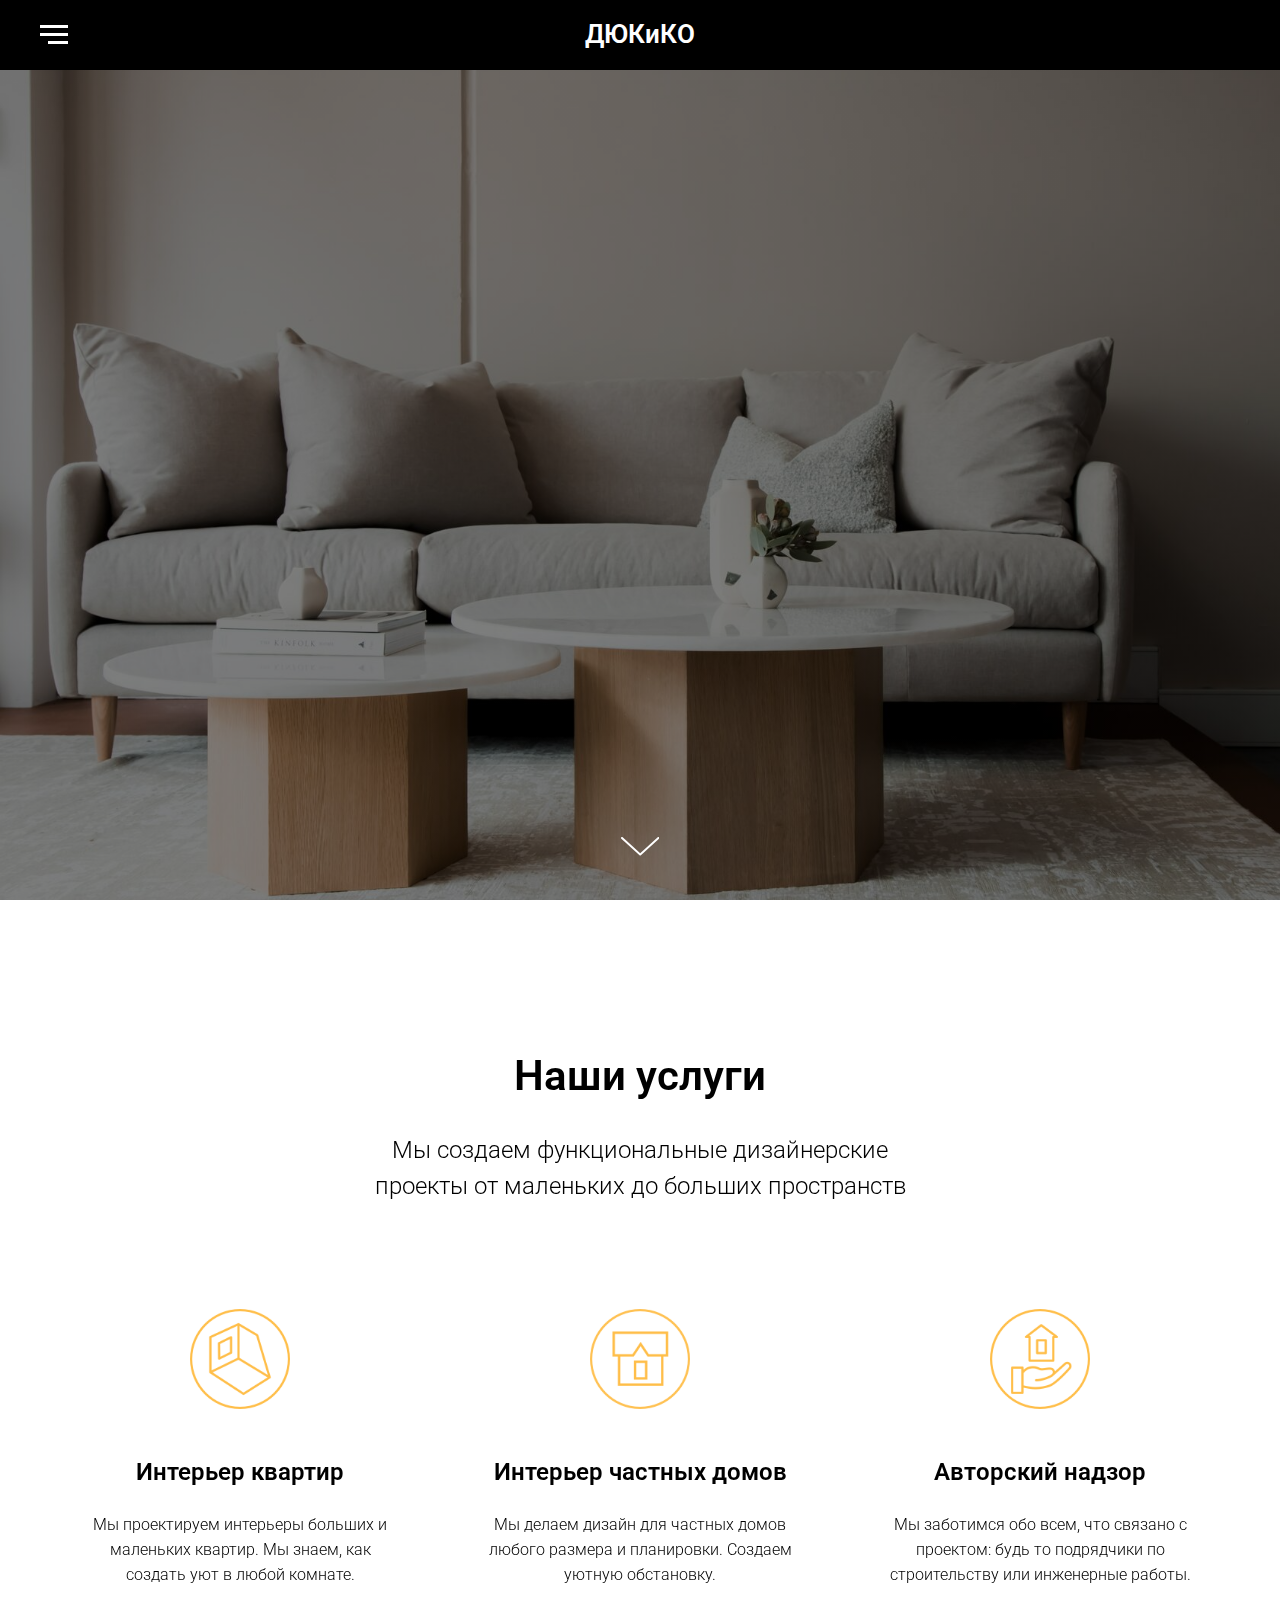
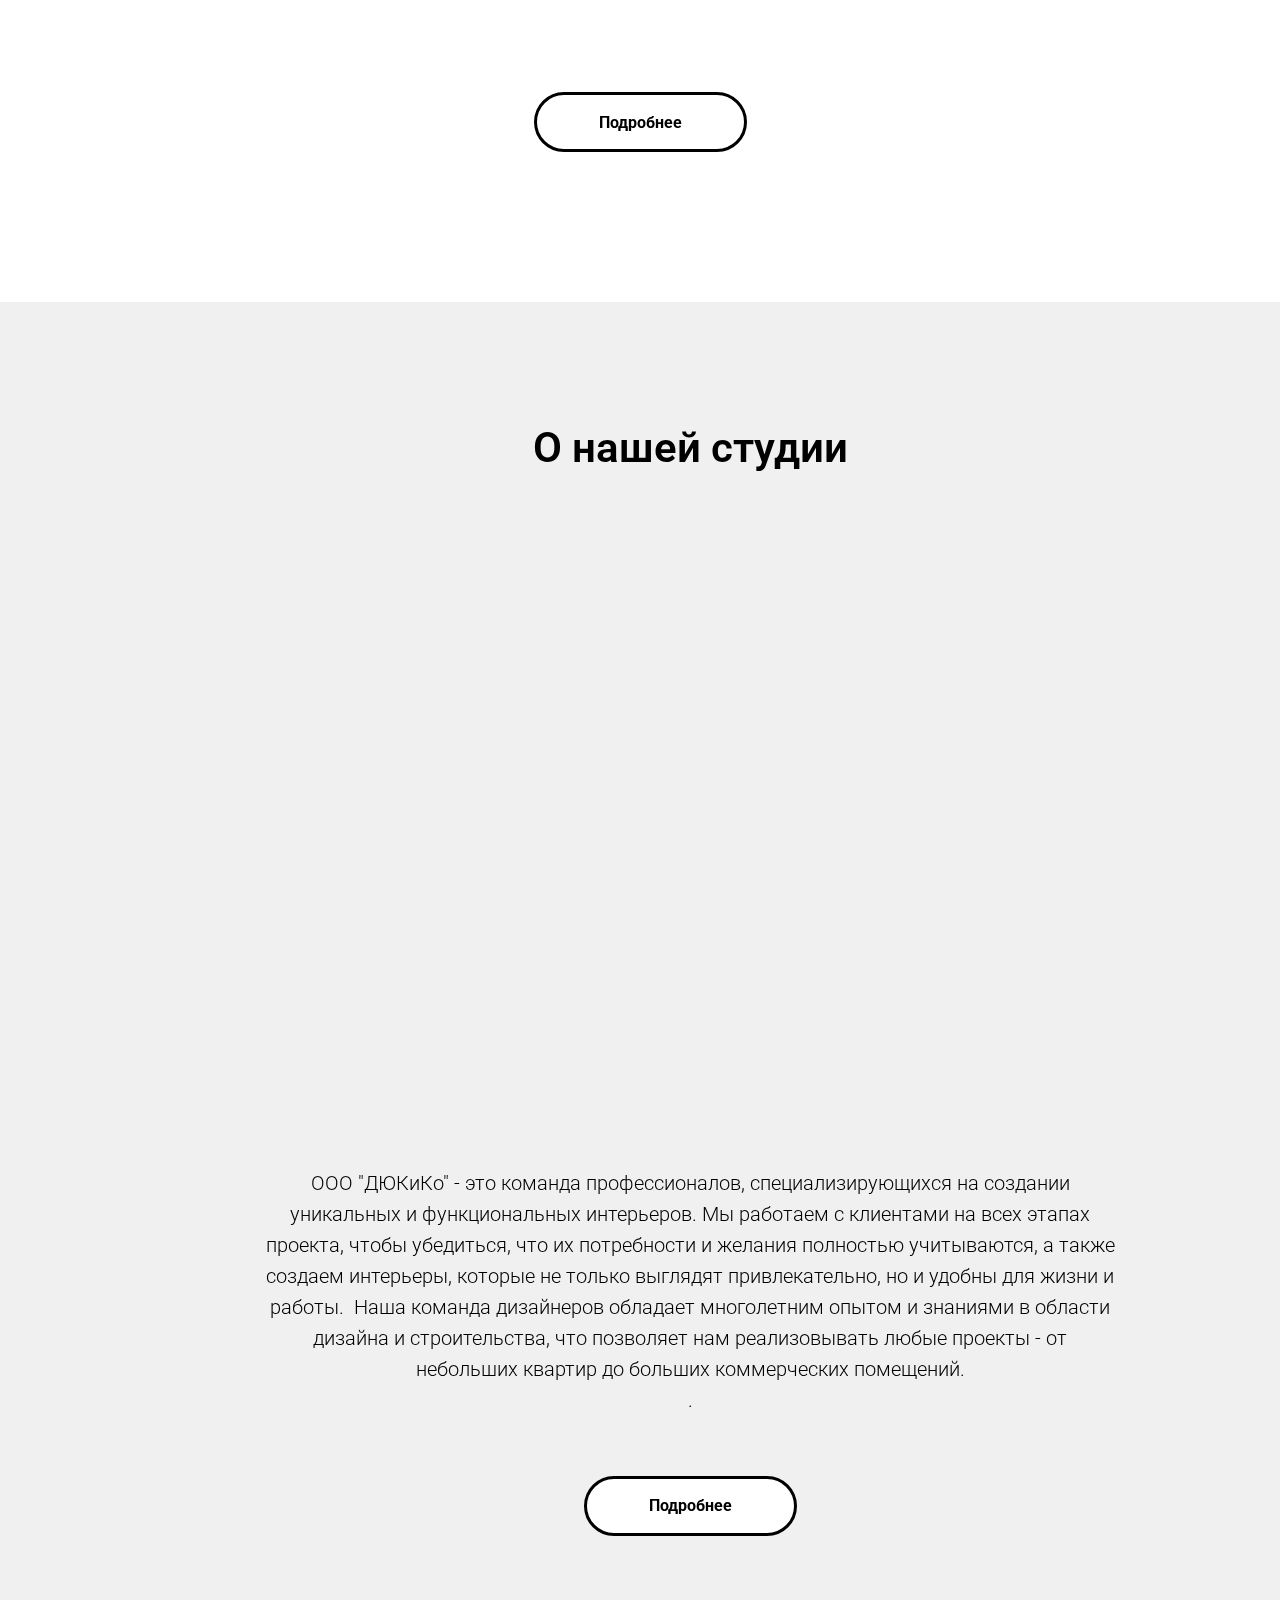
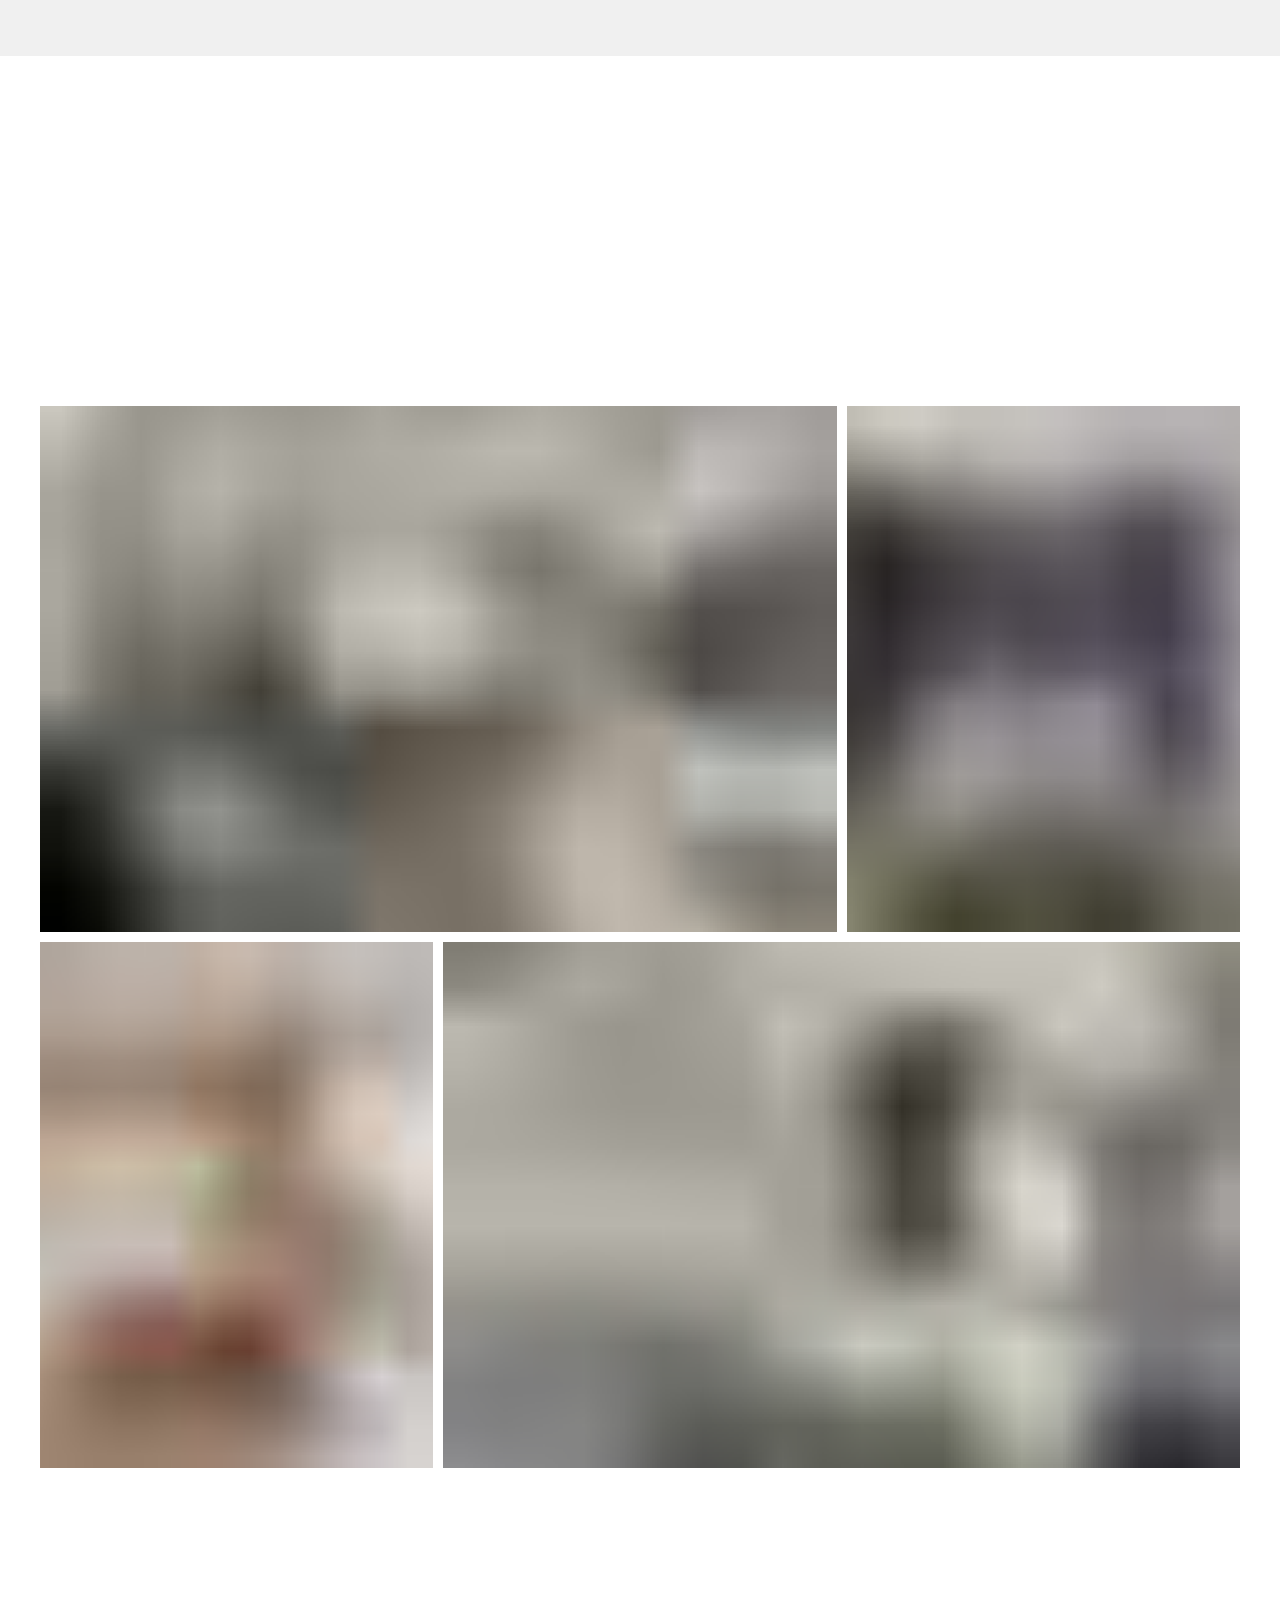
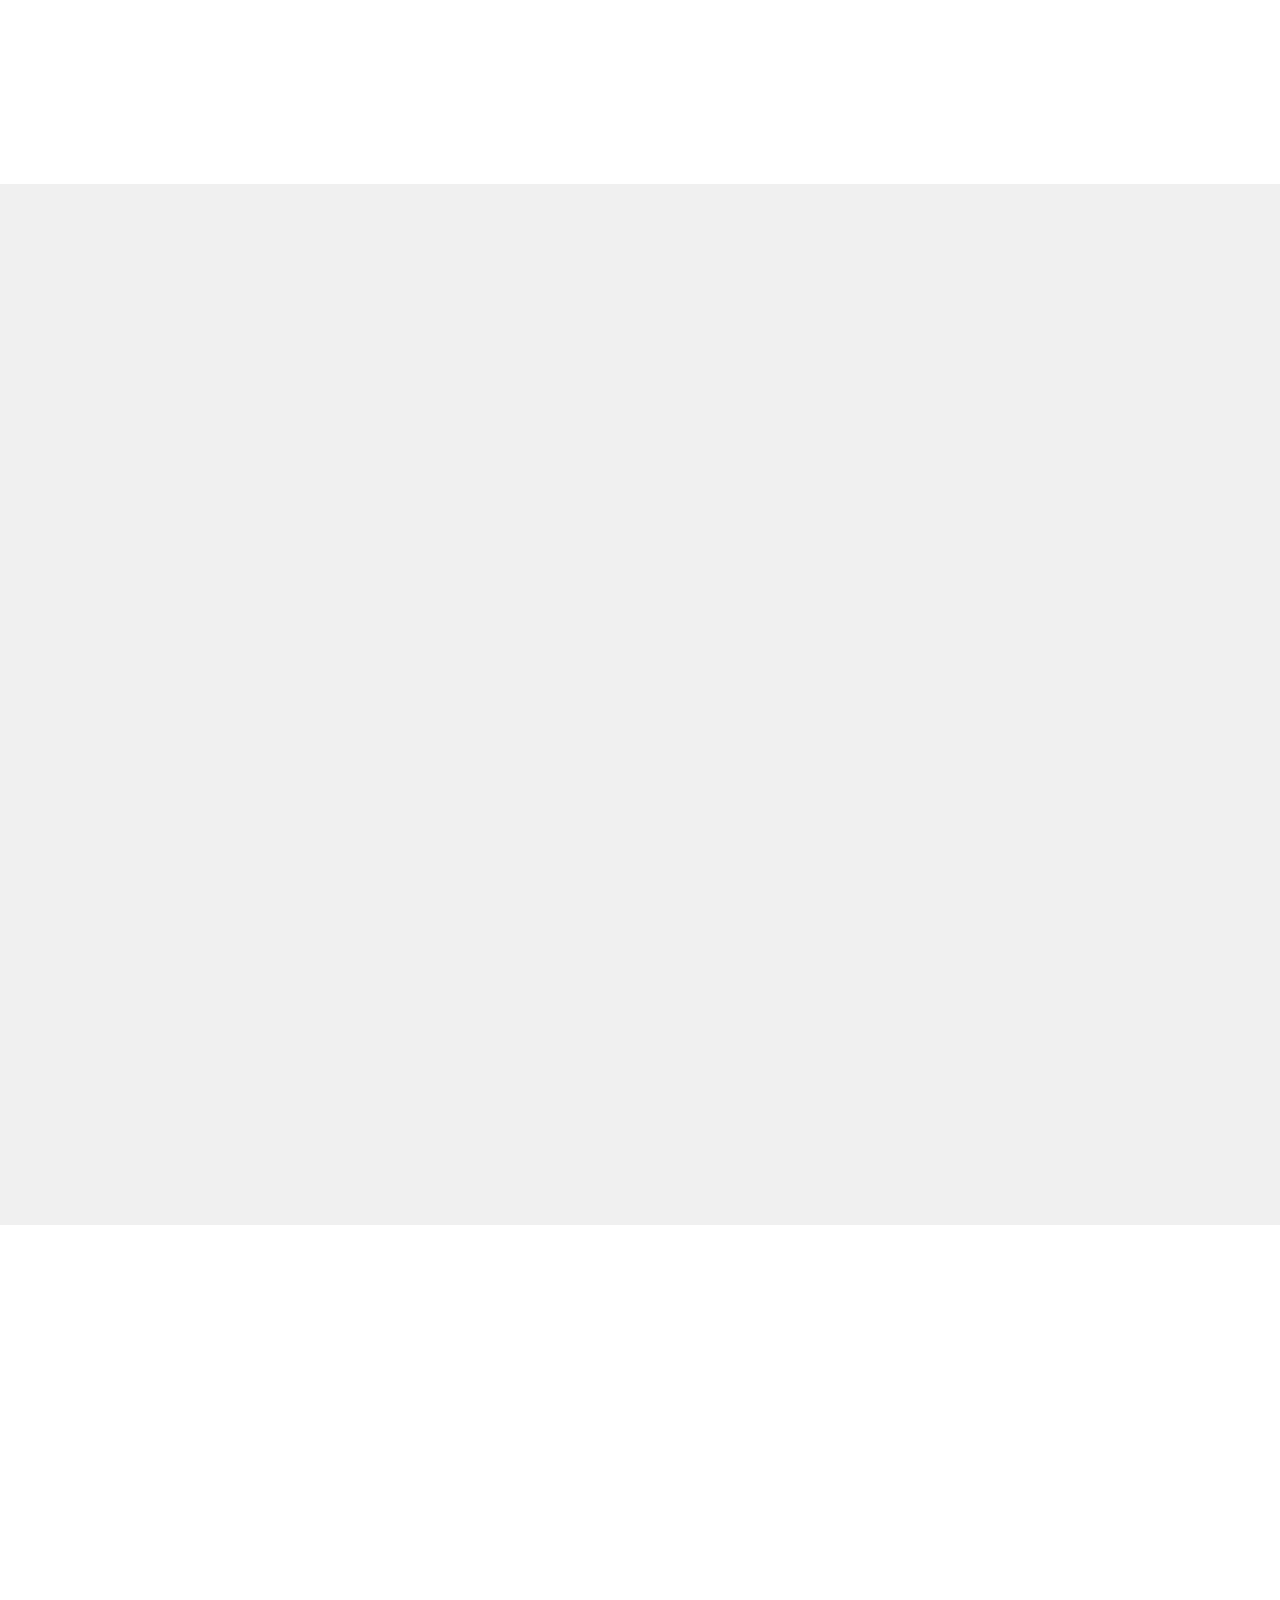
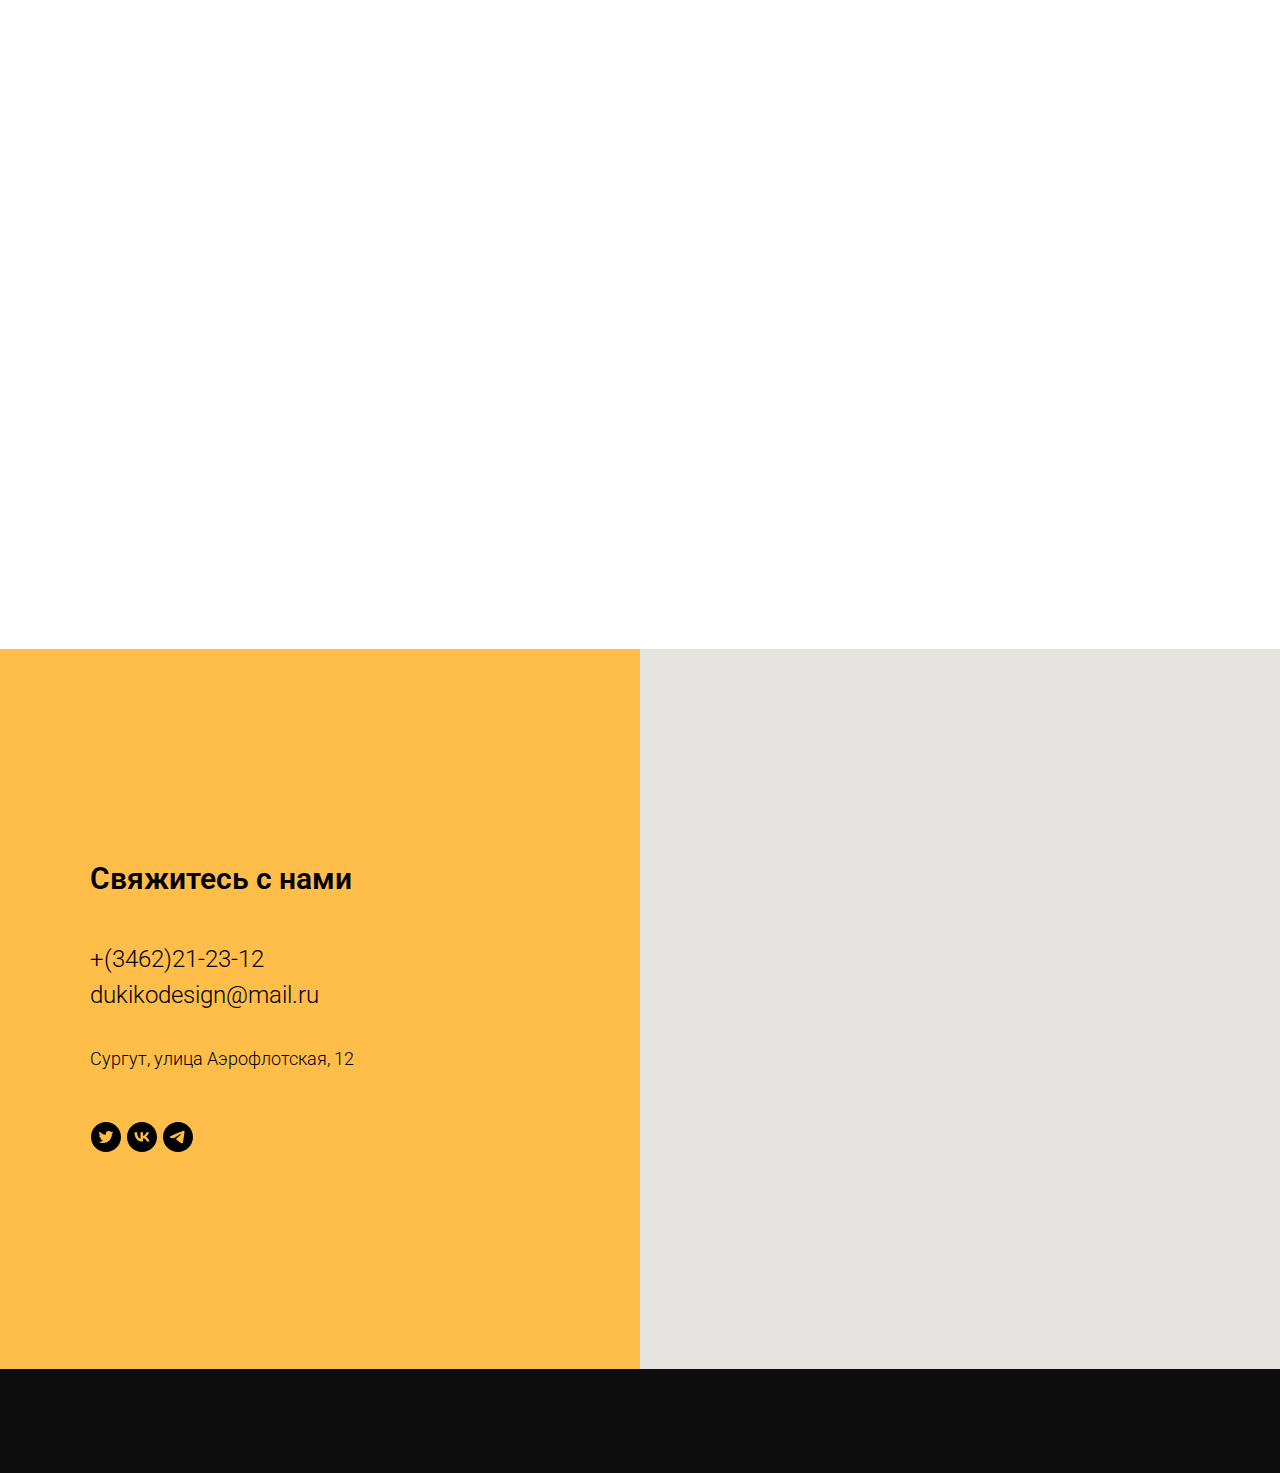
<file: ГЛАВНАЯ/glavnaya.html>
<!DOCTYPE html>
<html>
   <head>
      <meta charset="utf-8" />
      <meta http-equiv="Content-Type" content="text/html; charset=utf-8" />
      <meta name="viewport" content="width=device-width, initial-scale=1.0" />
      <!--metatextblock-->
      <title>Студия дизайна интерьера</title>
      <meta name="description" content="Пример страницы дизайн студии интерьеров" />
      <meta property="og:url" content="glavnaya" />
      <meta property="og:title" content="Студия дизайна интерьера" />
      <meta property="og:description" content="Пример страницы дизайн студии интерьеров" />
      <meta property="og:type" content="website" />
      <meta property="og:image" content="images/tild6237-3865-4832-a164-313636616431__-__resize__504x__nathan-oakley-ujwfy-.jpg" />
      <link rel="canonical" href="glavnaya">
      <!--/metatextblock-->
      <meta name="format-detection" content="telephone=no" />
      <meta http-equiv="x-dns-prefetch-control" content="on">
      <link rel="dns-prefetch" href="https://ws.cdn.com">
      <link rel="shortcut icon" href="images/favicon.ico" type="image/x-icon" />
      <!-- Assets --><script src="https://neo.cdn.com/js/-fallback-1.0.min.js" async charset="utf-8"></script>
      <link rel="stylesheet" href="css/-grid-3.0.min.css" type="text/css" media="all" onerror="this.loaderr='y';"/>
      <link rel="stylesheet" href="css/-blocks-page35855084.min.css?t=1684321417" type="text/css" media="all" onerror="this.loaderr='y';" />
      <link rel="preconnect" href="https://fonts.gstatic.com">
      <link href="https://fonts.googleapis.com/css2?family=Roboto:wght@300;400;500;700&subset=latin,cyrillic" rel="stylesheet">
      <link rel="stylesheet" href="css/-animation-2.0.min.css" type="text/css" media="all" onerror="this.loaderr='y';" />
      <link rel="stylesheet" href="css/-cover-1.0.min.css" type="text/css" media="all" onerror="this.loaderr='y';" />
      <link rel="stylesheet" href="css/-popup-1.1.min.css" type="text/css" media="print" onload="this.media='all';" onerror="this.loaderr='y';" />
      <noscript>
         <link rel="stylesheet" href="css/-popup-1.1.min.css" type="text/css" media="all" />
      </noscript>
      <link rel="stylesheet" href="css/-forms-1.0.min.css" type="text/css" media="all" onerror="this.loaderr='y';" />
      <link rel="stylesheet" href="css/-slds-1.4.min.css" type="text/css" media="print" onload="this.media='all';" onerror="this.loaderr='y';" />
      <noscript>
         <link rel="stylesheet" href="css/-slds-1.4.min.css" type="text/css" media="all" />
      </noscript>
      <link rel="stylesheet" href="css/-zoom-2.0.min.css" type="text/css" media="print" onload="this.media='all';" onerror="this.loaderr='y';" />
      <noscript>
         <link rel="stylesheet" href="css/-zoom-2.0.min.css" type="text/css" media="all" />
      </noscript>
      <script type="text/javascript">(function (d) {
         if (!d.visibilityState) {
         var s = d.createElement('script');
         s.src = 'js/-polyfill-1.0.min.js';
         d.getElementsByTagName('head')[0].appendChild(s);
         }
         })(document);
         function t_onReady(func) {
         if (document.readyState != 'loading') {
         func();
         } else {
         document.addEventListener('DOMContentLoaded', func);
         }
         }
         function t_onFuncLoad(funcName, okFunc, time) {
         if (typeof window[funcName] === 'function') {
         okFunc();
         } else {
         setTimeout(function() {
         t_onFuncLoad(funcName, okFunc, time);
         },(time || 100));
         }
         }function t_throttle(fn, threshhold, scope) {return function () {fn.apply(scope || this, arguments);};}
      </script><script src="js/-scripts-3.0.min.js" charset="utf-8" defer onerror="this.loaderr='y';"></script><script src="js/-blocks-page35855084.min.js?t=1684321417" charset="utf-8" async onerror="this.loaderr='y';"></script><script src="js/lazyload-1.3.min.js" charset="utf-8" async onerror="this.loaderr='y';"></script><script src="js/-animation-2.0.min.js" charset="utf-8" async onerror="this.loaderr='y';"></script><script src="js/-menu-1.0.min.js" charset="utf-8" async onerror="this.loaderr='y';"></script><script src="js/-cover-1.0.min.js" charset="utf-8" async onerror="this.loaderr='y';"></script><script src="js/-popup-1.0.min.js" charset="utf-8" async onerror="this.loaderr='y';"></script><script src="js/-forms-1.0.min.js" charset="utf-8" async onerror="this.loaderr='y';"></script><script src="js/-cards-1.0.min.js" charset="utf-8" async onerror="this.loaderr='y';"></script><script src="js/-slds-1.4.min.js" charset="utf-8" async onerror="this.loaderr='y';"></script><script src="js/hammer.min.js" charset="utf-8" async onerror="this.loaderr='y';"></script><script src="js/-map-1.0.min.js" charset="utf-8" async onerror="this.loaderr='y';"></script><script src="js/-zoom-2.0.min.js" charset="utf-8" async onerror="this.loaderr='y';"></script><script src="js/-skiplink-1.0.min.js" charset="utf-8" async onerror="this.loaderr='y';"></script><script src="js/-events-1.0.min.js" charset="utf-8" async onerror="this.loaderr='y';"></script><script type="text/javascript">window.dataLayer = window.dataLayer || [];</script><script type="text/javascript">(function () {
         if((/bot|google|yandex|baidu|bing|msn|duckduckbot|teoma|slurp|crawler|spider|robot|crawling|facebook/i.test(navigator.userAgent))===false && typeof(sessionStorage)!='undefined' && sessionStorage.getItem('visited')!=='y' && document.visibilityState){
         var style=document.createElement('style');
         style.type='text/css';
         style.innerHTML='@media screen and (min-width: 980px) {.t-records {opacity: 0;}.t-records_animated {-webkit-transition: opacity ease-in-out .2s;-moz-transition: opacity ease-in-out .2s;-o-transition: opacity ease-in-out .2s;transition: opacity ease-in-out .2s;}.t-records.t-records_visible {opacity: 1;}}';
         document.getElementsByTagName('head')[0].appendChild(style);
         function t_setvisRecs(){
         var alr=document.querySelectorAll('.t-records');
         Array.prototype.forEach.call(alr, function(el) {
         el.classList.add("t-records_animated");
         });
         setTimeout(function () {
         Array.prototype.forEach.call(alr, function(el) {
         el.classList.add("t-records_visible");
         });
         sessionStorage.setItem("visited", "y");
         }, 400);
         } 
         document.addEventListener('DOMContentLoaded', t_setvisRecs);
         }
         })();
      </script>
   </head>
   <body class="t-body" style="margin:0;">
      <!--allrecords-->
      <div id="allrecords" data--export="yes" class="t-records" data-hook="blocks-collection-content-node" data--project-id="5278656" data--page-id="35855084" data--page-alias="glavnaya" data--formskey="fe1d46901455001f9ba1056b85278656" data--lazy="yes">
         <div id="rec580980847" class="r t-rec" style=" " data-record-type="451" >
            <!-- T451 -->
            <div id="nav580980847marker"></div>
            <div id="nav580980847" class="t451" data-menu="yes" >
               <div class="t451__container t451__positionfixed t451__panel " data-appearoffset="" style="height: 70px;">
                  <div class="t451__container__bg" style="background-color: rgba(0,0,0,1); " data-bgcolor-hex="#000000" data-bgcolor-rgba="rgba(0,0,0,1)" data-navmarker="nav580980847marker" data-appearoffset="" data-bgopacity="1" data-menu-shadow="0px 1px 3px rgba(0,0,0,0.)"></div>
                  <div class="t451__menu__content ">
                     <div class="t451__burger-wrapper__mobile">
                        <div class="t-menuburger t-menuburger_third "><span style="background-color:#ffffff;"></span><span style="background-color:#ffffff;"></span><span style="background-color:#ffffff;"></span><span style="background-color:#ffffff;"></span></div>
                        <script>function t_menuburger_init(recid) {
                           var rec = document.querySelector('#rec' + recid);
                           if (!rec) return;
                           var burger = rec.querySelector('.t-menuburger');
                           if (!burger) return;
                           var isSecondStyle = burger.classList.contains('t-menuburger_second');
                           if (isSecondStyle && !window.isMobile && !('ontouchend' in document)) {
                           burger.addEventListener('mouseenter', function() {
                           if (burger.classList.contains('t-menuburger-opened')) return;
                           burger.classList.remove('t-menuburger-unhovered');
                           burger.classList.add('t-menuburger-hovered');
                           });
                           burger.addEventListener('mouseleave', function() {
                           if (burger.classList.contains('t-menuburger-opened')) return;
                           burger.classList.remove('t-menuburger-hovered');
                           burger.classList.add('t-menuburger-unhovered');
                           setTimeout(function() {
                           burger.classList.remove('t-menuburger-unhovered');
                           }, 300);
                           });
                           }
                           burger.addEventListener('click', function() {
                           if (!burger.closest('.tmenu-mobile') &&
                           !burger.closest('.t450__burger_container') &&
                           !burger.closest('.t466__container') &&
                           !burger.closest('.t204__burger')) {
                           burger.classList.toggle('t-menuburger-opened');
                           burger.classList.remove('t-menuburger-unhovered');
                           }
                           });
                           var menu = rec.querySelector('[data-menu="yes"]');
                           if (!menu) return;
                           var menuLinks = menu.querySelectorAll('.t-menu__link-item');
                           var submenuClassList = ['t978__menu-link_hook', 't978__tm-link', 't966__tm-link', 't794__tm-link', 't-menusub__target-link'];
                           Array.prototype.forEach.call(menuLinks, function (link) {
                           link.addEventListener('click', function () {
                           var isSubmenuHook = submenuClassList.some(function (submenuClass) {
                           return link.classList.contains(submenuClass);
                           });
                           if (isSubmenuHook) return;
                           burger.classList.remove('t-menuburger-opened');
                           });
                           });
                           menu.addEventListener('clickedAnchorInTooltipMenu', function () {
                           burger.classList.remove('t-menuburger-opened');
                           });
                           }
                           t_onReady(function() {
                           t_onFuncLoad('t_menuburger_init', function(){t_menuburger_init('580980847');});
                           });
                        </script>
                        <style>.t-menuburger {
                           position: relative;
                           flex-shrink: 0;
                           width: 28px;
                           height: 20px;
                           -webkit-transform: rotate(0deg);
                           transform: rotate(0deg);
                           transition: .5s ease-in-out;
                           cursor: pointer;
                           z-index: 999;
                           }
                           /*---menu burger lines---*/
                           .t-menuburger span {
                           display: block;
                           position: absolute;
                           width: 100%;
                           opacity: 1;
                           left: 0;
                           -webkit-transform: rotate(0deg);
                           transform: rotate(0deg);
                           transition: .25s ease-in-out;
                           height: 3px;
                           background-color: #000;
                           }
                           .t-menuburger span:nth-child(1) {
                           top: 0px;
                           }
                           .t-menuburger span:nth-child(2),
                           .t-menuburger span:nth-child(3) {
                           top: 8px;
                           }
                           .t-menuburger span:nth-child(4) {
                           top: 16px;
                           }
                           /*menu burger big*/
                           .t-menuburger__big {
                           width: 42px;
                           height: 32px;
                           }
                           .t-menuburger__big span {
                           height: 5px;
                           }
                           .t-menuburger__big span:nth-child(2),
                           .t-menuburger__big span:nth-child(3) {
                           top: 13px;
                           }
                           .t-menuburger__big span:nth-child(4) {
                           top: 26px;
                           }
                           /*menu burger small*/
                           .t-menuburger__small {
                           width: 22px;
                           height: 14px;
                           }
                           .t-menuburger__small span {
                           height: 2px;
                           }
                           .t-menuburger__small span:nth-child(2),
                           .t-menuburger__small span:nth-child(3) {
                           top: 6px;
                           }
                           .t-menuburger__small span:nth-child(4) {
                           top: 12px;
                           }
                           /*menu burger opened*/
                           .t-menuburger-opened span:nth-child(1) {
                           top: 8px;
                           width: 0%;
                           left: 50%;
                           }
                           .t-menuburger-opened span:nth-child(2) {
                           -webkit-transform: rotate(45deg);
                           transform: rotate(45deg);
                           }
                           .t-menuburger-opened span:nth-child(3) {
                           -webkit-transform: rotate(-45deg);
                           transform: rotate(-45deg);
                           }
                           .t-menuburger-opened span:nth-child(4) {
                           top: 8px;
                           width: 0%;
                           left: 50%;
                           }
                           .t-menuburger-opened.t-menuburger__big span:nth-child(1) {
                           top: 6px;
                           }
                           .t-menuburger-opened.t-menuburger__big span:nth-child(4) {
                           top: 18px;
                           }
                           .t-menuburger-opened.t-menuburger__small span:nth-child(1),
                           .t-menuburger-opened.t-menuburger__small span:nth-child(4) {
                           top: 6px;
                           }
                           /*---menu burger first style---*/
                           @media (hover), (min-width:0\0) {
                           .t-menuburger_first:hover span:nth-child(1) {
                           transform: translateY(1px);
                           }
                           .t-menuburger_first:hover span:nth-child(4) {
                           transform: translateY(-1px);
                           }
                           .t-menuburger_first.t-menuburger__big:hover span:nth-child(1) {
                           transform: translateY(3px);
                           }
                           .t-menuburger_first.t-menuburger__big:hover span:nth-child(4) {
                           transform: translateY(-3px);
                           }
                           }
                           /*---menu burger second style---*/
                           .t-menuburger_second span:nth-child(2),
                           .t-menuburger_second span:nth-child(3) {
                           width: 80%;
                           left: 20%;
                           right: 0;
                           }
                           @media (hover), (min-width:0\0) {
                           .t-menuburger_second.t-menuburger-hovered span:nth-child(2),
                           .t-menuburger_second.t-menuburger-hovered span:nth-child(3) {
                           animation: t-menuburger-anim 0.3s ease-out normal forwards;
                           }
                           .t-menuburger_second.t-menuburger-unhovered span:nth-child(2),
                           .t-menuburger_second.t-menuburger-unhovered span:nth-child(3) {
                           animation: t-menuburger-anim2 0.3s ease-out normal forwards;
                           }
                           }
                           .t-menuburger_second.t-menuburger-opened span:nth-child(2),
                           .t-menuburger_second.t-menuburger-opened span:nth-child(3){
                           left: 0;
                           right: 0;
                           width: 100%!important;
                           }
                           /*---menu burger third style---*/
                           .t-menuburger_third span:nth-child(4) {
                           width: 70%;
                           left: unset;
                           right: 0;
                           }
                           @media (hover), (min-width:0\0) {
                           .t-menuburger_third:not(.t-menuburger-opened):hover span:nth-child(4) {
                           width: 100%;
                           }
                           }
                           .t-menuburger_third.t-menuburger-opened span:nth-child(4) {
                           width: 0!important;
                           right: 50%;
                           }
                           /*---menu burger fourth style---*/
                           .t-menuburger_fourth {
                           height: 12px;
                           }
                           .t-menuburger_fourth.t-menuburger__small {
                           height: 8px;
                           }
                           .t-menuburger_fourth.t-menuburger__big {
                           height: 18px;
                           }
                           .t-menuburger_fourth span:nth-child(2),
                           .t-menuburger_fourth span:nth-child(3) {
                           top: 4px;
                           opacity: 0;
                           }
                           .t-menuburger_fourth span:nth-child(4) {
                           top: 8px;
                           }
                           .t-menuburger_fourth.t-menuburger__small span:nth-child(2),
                           .t-menuburger_fourth.t-menuburger__small span:nth-child(3) {
                           top: 3px;
                           }
                           .t-menuburger_fourth.t-menuburger__small span:nth-child(4) {
                           top: 6px;
                           }
                           .t-menuburger_fourth.t-menuburger__small span:nth-child(2),
                           .t-menuburger_fourth.t-menuburger__small span:nth-child(3) {
                           top: 3px;
                           }
                           .t-menuburger_fourth.t-menuburger__small span:nth-child(4) {
                           top: 6px;
                           }
                           .t-menuburger_fourth.t-menuburger__big span:nth-child(2),
                           .t-menuburger_fourth.t-menuburger__big span:nth-child(3) {
                           top: 6px;
                           }
                           .t-menuburger_fourth.t-menuburger__big span:nth-child(4) {
                           top: 12px;
                           }
                           @media (hover), (min-width:0\0) {
                           .t-menuburger_fourth:not(.t-menuburger-opened):hover span:nth-child(1) {
                           transform: translateY(1px);
                           }
                           .t-menuburger_fourth:not(.t-menuburger-opened):hover span:nth-child(4) {
                           transform: translateY(-1px);
                           }
                           .t-menuburger_fourth.t-menuburger__big:not(.t-menuburger-opened):hover span:nth-child(1) {
                           transform: translateY(3px);
                           }
                           .t-menuburger_fourth.t-menuburger__big:not(.t-menuburger-opened):hover span:nth-child(4) {
                           transform: translateY(-3px);
                           }
                           }
                           .t-menuburger_fourth.t-menuburger-opened span:nth-child(1),
                           .t-menuburger_fourth.t-menuburger-opened span:nth-child(4) {
                           top: 4px;
                           }
                           .t-menuburger_fourth.t-menuburger-opened span:nth-child(2),
                           .t-menuburger_fourth.t-menuburger-opened span:nth-child(3) {
                           opacity: 1;
                           }
                           /*---menu burger animations---*/
                           @keyframes t-menuburger-anim {
                           0% {
                           width: 80%;
                           left: 20%;
                           right: 0;
                           }
                           50% {
                           width: 100%;
                           left: 0;
                           right: 0;
                           }
                           100% {
                           width: 80%;
                           left: 0;
                           right: 20%;
                           }
                           }
                           @keyframes t-menuburger-anim2 {
                           0% {
                           width: 80%;
                           left: 0;
                           }
                           50% {
                           width: 100%;
                           right: 0;
                           left: 0;
                           }
                           100% {
                           width: 80%;
                           left: 20%;
                           right: 0;
                           }
                           }
                        </style>
                     </div>
                     <div class="t451__leftside t451__side t451__side_burger">
                        <div class="t-menuburger t-menuburger_third "><span style="background-color:#ffffff;"></span><span style="background-color:#ffffff;"></span><span style="background-color:#ffffff;"></span><span style="background-color:#ffffff;"></span></div>
                        <script>function t_menuburger_init(recid) {
                           var rec = document.querySelector('#rec' + recid);
                           if (!rec) return;
                           var burger = rec.querySelector('.t-menuburger');
                           if (!burger) return;
                           var isSecondStyle = burger.classList.contains('t-menuburger_second');
                           if (isSecondStyle && !window.isMobile && !('ontouchend' in document)) {
                           burger.addEventListener('mouseenter', function() {
                           if (burger.classList.contains('t-menuburger-opened')) return;
                           burger.classList.remove('t-menuburger-unhovered');
                           burger.classList.add('t-menuburger-hovered');
                           });
                           burger.addEventListener('mouseleave', function() {
                           if (burger.classList.contains('t-menuburger-opened')) return;
                           burger.classList.remove('t-menuburger-hovered');
                           burger.classList.add('t-menuburger-unhovered');
                           setTimeout(function() {
                           burger.classList.remove('t-menuburger-unhovered');
                           }, 300);
                           });
                           }
                           burger.addEventListener('click', function() {
                           if (!burger.closest('.tmenu-mobile') &&
                           !burger.closest('.t450__burger_container') &&
                           !burger.closest('.t466__container') &&
                           !burger.closest('.t204__burger')) {
                           burger.classList.toggle('t-menuburger-opened');
                           burger.classList.remove('t-menuburger-unhovered');
                           }
                           });
                           var menu = rec.querySelector('[data-menu="yes"]');
                           if (!menu) return;
                           var menuLinks = menu.querySelectorAll('.t-menu__link-item');
                           var submenuClassList = ['t978__menu-link_hook', 't978__tm-link', 't966__tm-link', 't794__tm-link', 't-menusub__target-link'];
                           Array.prototype.forEach.call(menuLinks, function (link) {
                           link.addEventListener('click', function () {
                           var isSubmenuHook = submenuClassList.some(function (submenuClass) {
                           return link.classList.contains(submenuClass);
                           });
                           if (isSubmenuHook) return;
                           burger.classList.remove('t-menuburger-opened');
                           });
                           });
                           menu.addEventListener('clickedAnchorInTooltipMenu', function () {
                           burger.classList.remove('t-menuburger-opened');
                           });
                           }
                           t_onReady(function() {
                           t_onFuncLoad('t_menuburger_init', function(){t_menuburger_init('580980847');});
                           });
                        </script>
                        <style>.t-menuburger {
                           position: relative;
                           flex-shrink: 0;
                           width: 28px;
                           height: 20px;
                           -webkit-transform: rotate(0deg);
                           transform: rotate(0deg);
                           transition: .5s ease-in-out;
                           cursor: pointer;
                           z-index: 999;
                           }
                           /*---menu burger lines---*/
                           .t-menuburger span {
                           display: block;
                           position: absolute;
                           width: 100%;
                           opacity: 1;
                           left: 0;
                           -webkit-transform: rotate(0deg);
                           transform: rotate(0deg);
                           transition: .25s ease-in-out;
                           height: 3px;
                           background-color: #000;
                           }
                           .t-menuburger span:nth-child(1) {
                           top: 0px;
                           }
                           .t-menuburger span:nth-child(2),
                           .t-menuburger span:nth-child(3) {
                           top: 8px;
                           }
                           .t-menuburger span:nth-child(4) {
                           top: 16px;
                           }
                           /*menu burger big*/
                           .t-menuburger__big {
                           width: 42px;
                           height: 32px;
                           }
                           .t-menuburger__big span {
                           height: 5px;
                           }
                           .t-menuburger__big span:nth-child(2),
                           .t-menuburger__big span:nth-child(3) {
                           top: 13px;
                           }
                           .t-menuburger__big span:nth-child(4) {
                           top: 26px;
                           }
                           /*menu burger small*/
                           .t-menuburger__small {
                           width: 22px;
                           height: 14px;
                           }
                           .t-menuburger__small span {
                           height: 2px;
                           }
                           .t-menuburger__small span:nth-child(2),
                           .t-menuburger__small span:nth-child(3) {
                           top: 6px;
                           }
                           .t-menuburger__small span:nth-child(4) {
                           top: 12px;
                           }
                           /*menu burger opened*/
                           .t-menuburger-opened span:nth-child(1) {
                           top: 8px;
                           width: 0%;
                           left: 50%;
                           }
                           .t-menuburger-opened span:nth-child(2) {
                           -webkit-transform: rotate(45deg);
                           transform: rotate(45deg);
                           }
                           .t-menuburger-opened span:nth-child(3) {
                           -webkit-transform: rotate(-45deg);
                           transform: rotate(-45deg);
                           }
                           .t-menuburger-opened span:nth-child(4) {
                           top: 8px;
                           width: 0%;
                           left: 50%;
                           }
                           .t-menuburger-opened.t-menuburger__big span:nth-child(1) {
                           top: 6px;
                           }
                           .t-menuburger-opened.t-menuburger__big span:nth-child(4) {
                           top: 18px;
                           }
                           .t-menuburger-opened.t-menuburger__small span:nth-child(1),
                           .t-menuburger-opened.t-menuburger__small span:nth-child(4) {
                           top: 6px;
                           }
                           /*---menu burger first style---*/
                           @media (hover), (min-width:0\0) {
                           .t-menuburger_first:hover span:nth-child(1) {
                           transform: translateY(1px);
                           }
                           .t-menuburger_first:hover span:nth-child(4) {
                           transform: translateY(-1px);
                           }
                           .t-menuburger_first.t-menuburger__big:hover span:nth-child(1) {
                           transform: translateY(3px);
                           }
                           .t-menuburger_first.t-menuburger__big:hover span:nth-child(4) {
                           transform: translateY(-3px);
                           }
                           }
                           /*---menu burger second style---*/
                           .t-menuburger_second span:nth-child(2),
                           .t-menuburger_second span:nth-child(3) {
                           width: 80%;
                           left: 20%;
                           right: 0;
                           }
                           @media (hover), (min-width:0\0) {
                           .t-menuburger_second.t-menuburger-hovered span:nth-child(2),
                           .t-menuburger_second.t-menuburger-hovered span:nth-child(3) {
                           animation: t-menuburger-anim 0.3s ease-out normal forwards;
                           }
                           .t-menuburger_second.t-menuburger-unhovered span:nth-child(2),
                           .t-menuburger_second.t-menuburger-unhovered span:nth-child(3) {
                           animation: t-menuburger-anim2 0.3s ease-out normal forwards;
                           }
                           }
                           .t-menuburger_second.t-menuburger-opened span:nth-child(2),
                           .t-menuburger_second.t-menuburger-opened span:nth-child(3){
                           left: 0;
                           right: 0;
                           width: 100%!important;
                           }
                           /*---menu burger third style---*/
                           .t-menuburger_third span:nth-child(4) {
                           width: 70%;
                           left: unset;
                           right: 0;
                           }
                           @media (hover), (min-width:0\0) {
                           .t-menuburger_third:not(.t-menuburger-opened):hover span:nth-child(4) {
                           width: 100%;
                           }
                           }
                           .t-menuburger_third.t-menuburger-opened span:nth-child(4) {
                           width: 0!important;
                           right: 50%;
                           }
                           /*---menu burger fourth style---*/
                           .t-menuburger_fourth {
                           height: 12px;
                           }
                           .t-menuburger_fourth.t-menuburger__small {
                           height: 8px;
                           }
                           .t-menuburger_fourth.t-menuburger__big {
                           height: 18px;
                           }
                           .t-menuburger_fourth span:nth-child(2),
                           .t-menuburger_fourth span:nth-child(3) {
                           top: 4px;
                           opacity: 0;
                           }
                           .t-menuburger_fourth span:nth-child(4) {
                           top: 8px;
                           }
                           .t-menuburger_fourth.t-menuburger__small span:nth-child(2),
                           .t-menuburger_fourth.t-menuburger__small span:nth-child(3) {
                           top: 3px;
                           }
                           .t-menuburger_fourth.t-menuburger__small span:nth-child(4) {
                           top: 6px;
                           }
                           .t-menuburger_fourth.t-menuburger__small span:nth-child(2),
                           .t-menuburger_fourth.t-menuburger__small span:nth-child(3) {
                           top: 3px;
                           }
                           .t-menuburger_fourth.t-menuburger__small span:nth-child(4) {
                           top: 6px;
                           }
                           .t-menuburger_fourth.t-menuburger__big span:nth-child(2),
                           .t-menuburger_fourth.t-menuburger__big span:nth-child(3) {
                           top: 6px;
                           }
                           .t-menuburger_fourth.t-menuburger__big span:nth-child(4) {
                           top: 12px;
                           }
                           @media (hover), (min-width:0\0) {
                           .t-menuburger_fourth:not(.t-menuburger-opened):hover span:nth-child(1) {
                           transform: translateY(1px);
                           }
                           .t-menuburger_fourth:not(.t-menuburger-opened):hover span:nth-child(4) {
                           transform: translateY(-1px);
                           }
                           .t-menuburger_fourth.t-menuburger__big:not(.t-menuburger-opened):hover span:nth-child(1) {
                           transform: translateY(3px);
                           }
                           .t-menuburger_fourth.t-menuburger__big:not(.t-menuburger-opened):hover span:nth-child(4) {
                           transform: translateY(-3px);
                           }
                           }
                           .t-menuburger_fourth.t-menuburger-opened span:nth-child(1),
                           .t-menuburger_fourth.t-menuburger-opened span:nth-child(4) {
                           top: 4px;
                           }
                           .t-menuburger_fourth.t-menuburger-opened span:nth-child(2),
                           .t-menuburger_fourth.t-menuburger-opened span:nth-child(3) {
                           opacity: 1;
                           }
                           /*---menu burger animations---*/
                           @keyframes t-menuburger-anim {
                           0% {
                           width: 80%;
                           left: 20%;
                           right: 0;
                           }
                           50% {
                           width: 100%;
                           left: 0;
                           right: 0;
                           }
                           100% {
                           width: 80%;
                           left: 0;
                           right: 20%;
                           }
                           }
                           @keyframes t-menuburger-anim2 {
                           0% {
                           width: 80%;
                           left: 0;
                           }
                           50% {
                           width: 100%;
                           right: 0;
                           left: 0;
                           }
                           100% {
                           width: 80%;
                           left: 20%;
                           right: 0;
                           }
                           }
                        </style>
                     </div>
                     <div class="t451__centerside t451__side">
                        <div class="t451__logo__container t451__textlogo__container">
                           <div class="t451__logo__content">
                              <a class="t451__logo" href="../ГЛАВНАЯ/glavnaya.html" style="color:#ffffff;">
                                 <div field="title" class="t-heading t-heading_xs" style="color:#ffffff;">ДЮКиКО</div>
                              </a>
                           </div>
                        </div>
                     </div>
                     <div class="t451__rightside t451__side t451__side_socials"></div>
                  </div>
               </div>
            </div>
            <div class="t451m__overlay">
               <div class="t451m__overlay_bg" style=" "></div>
            </div>
            <div class="t451 t451m t451m__left" data-tooltip-hook="" style="">
               <button type="button" class="t451m__close-button t451m__close t451m_opened" aria-label="Закрыть меню">
                  <div class="t451m__close_icon"><span style="background-color:#ffffff;"></span><span style="background-color:#ffffff;"></span><span style="background-color:#ffffff;"></span><span style="background-color:#ffffff;"></span></div>
               </button>
               <div class="t451m__container t-align_left">
                  <div class="t451m__top">
                     <nav class="t451m__menu" 
                        aria-label="Основные разделы на странице">
                        <ul class="t451m__list" 
                           role="menubar" aria-label="Основные разделы на странице">
                           <li class="t451m__list_item" 
                              role="none" 
                              ><a class="t-menu__link-item" 
                              href=  "#rec579303206"
                               
                              role="menuitem" tabindex="0" data-menu-submenu-hook="" data-menu-item-number="1" 
                              style="color:#ffffff;font-size:21px;">Услуги</a></li>
                           <li class="t451m__list_item" 
                              role="none" 
                              ><a class="t-menu__link-item" 
                              href="#about"
                              role="menuitem" tabindex="0" data-menu-submenu-hook="" data-menu-item-number="2" 
                              style="color:#ffffff;font-size:21px;">О нас</a></li>
                           <li class="t451m__list_item" 
                              role="none" 
                              ><a class="t-menu__link-item" 
                              href="#projects"
                              role="menuitem" tabindex="0" data-menu-submenu-hook="" data-menu-item-number="3" 
                              style="color:#ffffff;font-size:21px;">Портфолио</a></li>
                           <li class="t451m__list_item" 
                              role="none" 
                              ><a class="t-menu__link-item" 
                              href="#costs"
                              role="menuitem" tabindex="0" data-menu-submenu-hook="" data-menu-item-number="4" 
                              style="color:#ffffff;font-size:21px;">Цены</a></li>
                           <li class="t451m__list_item" 
                              role="none" 
                              ><a class="t-menu__link-item" 
                              href="#steps"
                              role="menuitem" tabindex="0" data-menu-submenu-hook="" data-menu-item-number="5" 
                              style="color:#ffffff;font-size:21px;">Схема работы</a></li>
                           <li class="t451m__list_item" 
                              role="none" 
                              ><a class="t-menu__link-item" 
                              href="#contacts"
                              role="menuitem" tabindex="0" data-menu-submenu-hook="" data-menu-item-number="6" 
                              style="color:#ffffff;font-size:21px;">Контакты</a></li>
                        </ul>
                     </nav>
                  </div>
                  <div class="t451m__rightside">
                     <div class="t451m__rightcontainer">
                        <div class="t451m__right_descr t-descr t-descr_xs" field="descr" style="">© 2023 ДЮКиКО</div>
                     </div>
                  </div>
               </div>
            </div>
            <script>t_onReady(function(){
               var rec = document.querySelector("#rec580980847");
               if (!rec) return
               rec.setAttribute('data-animationappear', 'off');
               rec.style.opacity = 1;
               t_onFuncLoad('t451_initMenu', function () {
               t451_initMenu('580980847');
               });
               });
            </script> 
            <style>#rec580980847 .t-menu__link-item{
               -webkit-transition: color 0.3s ease-in-out, opacity 0.3s ease-in-out;
               transition: color 0.3s ease-in-out, opacity 0.3s ease-in-out; 
               position: relative;
               }
               #rec580980847 .t-menu__link-item:not(.t-active):not(.tooltipstered)::after {
               content: '';
               position: absolute;
               left: 0;
               bottom: 20%;
               opacity: 0;
               width: 100%;
               height: 100%;
               border-bottom: 1px solid #ffffff;
               -webkit-box-shadow: inset 0px -1px 0px 0px #ffffff;
               -moz-box-shadow: inset 0px -1px 0px 0px #ffffff;
               box-shadow: inset 0px -1px 0px 0px #ffffff;
               -webkit-transition: all 0.3s ease;
               transition: all 0.3s ease;
               }
               #rec580980847 .t-menu__link-item:not(.t-active):not(.tooltipstered):hover{
               color: #ffbe49 !important; }
               #rec580980847 .t-menu__link-item:not(.t-active):not(.tooltipstered):hover::after{
               opacity: 1;
               bottom: -1px; }
               @supports (overflow:-webkit-marquee) and (justify-content:inherit)
               {
               #rec580980847 .t-menu__link-item,
               #rec580980847 .t-menu__link-item.t-active {
               opacity: 1 !important;
               }
               }
            </style>
         </div>
         <div id="rec579303203" class="r t-rec" style=" " data-animationappear="off" data-record-type="205" >
            <!-- cover -->
            <div class="t-cover"
               id="recorddiv579303203"
               bgimgfield="img"
               style="height:100vh; background-image:url('images/tild6237-3865-4832-a164-313636616431__-__resize__20x__nathan-oakley-ujwfy-.jpg');"
               >
               <div class="t-cover__carrier" id="coverCarry579303203"data-content-cover-id="579303203"data-content-cover-bg="images/tild6237-3865-4832-a164-313636616431__nathan-oakley-ujwfy-.jpg"data-display-changed="true"data-content-cover-height="100vh"data-content-cover-parallax=""style="height:100vh;background-attachment:scroll; "itemscope itemtype="http://schema.org/ImageObject">
                  <meta itemprop="image" content="images/tild6237-3865-4832-a164-313636616431__nathan-oakley-ujwfy-.jpg">
               </div>
               <div class="t-cover__filter" style="height:100vh;background-image: -moz-linear-gradient(top, rgba(0,0,0,0.50), rgba(0,0,0,0.50));background-image: -webkit-linear-gradient(top, rgba(0,0,0,0.50), rgba(0,0,0,0.50));background-image: -o-linear-gradient(top, rgba(0,0,0,0.50), rgba(0,0,0,0.50));background-image: -ms-linear-gradient(top, rgba(0,0,0,0.50), rgba(0,0,0,0.50));background-image: linear-gradient(top, rgba(0,0,0,0.50), rgba(0,0,0,0.50));filter: progid:DXImageTransform.Microsoft.gradient(startColorStr='#7f000000', endColorstr='#7f000000');"></div>
               <div class="t-container">
                  <div class="t-width t-width_12" style="margin:0 auto;">
                     <div class="t-cover__wrapper t-valign_middle" style="height:100vh; position: relative;z-index:1;">
                        <div class="t182">
                           <div data-hook-content="covercontent">
                              <div class="t182__wrapper">
                                 <div class="t182__title t-title t-title_xl t-animate" data-animate-style="zoomin" data-animate-group="yes" style="" field="title"><strong>Студия дизайна интерьера</strong><br /><strong>ООО "ДЮКиКО"</strong></div>
                                 <div class="t182__descr t-descr t-descr_lg t-animate" data-animate-style="zoomin" data-animate-group="yes" style="opacity:1;" field="descr">Дизайн квартир и общественных пространств в современном стиле</div>
                                 <div class="t182__buttons">
                                    <div class="t-btnwrapper t182__btnwrapper t-animate" data-animate-style="zoomin" data-animate-group="yes">
                                       <a href="#popup:myform" target="" class="t182__btn t-btn t-btn_md " style="color:#ffffff;border:3px solid #ffbe49;background-color:#ffbe49;border-radius:30px; -moz-border-radius:30px; -webkit-border-radius:30px;">
                                          <table role="presentation" style="width:100%; height:100%;">
                                             <tr>
                                                <td>Заказать проект</td>
                                             </tr>
                                          </table>
                                       </a>
                                    </div>
                                 </div>
                              </div>
                           </div>
                        </div>
                     </div>
                  </div>
               </div>
               <!-- arrow -->
               <div class="t-cover__arrow">
                  <div class="t-cover__arrow-wrapper t-cover__arrow-wrapper_animated">
                     <div class="t-cover__arrow_mobile">
                        <svg role="presentation" class="t-cover__arrow-svg" x="0px" y="0px" width="38.417px" height="18.592px" viewBox="0 0 38.417 18.592" style="enable-background:new 0 0 38.417 18.592;">
                           <g>
                              <path d="M19.208,18.592c-0.241,0-0.483-0.087-0.673-0.261L0.327,1.74c-0.408-0.372-0.438-1.004-0.066-1.413c0.372-0.409,1.004-0.439,1.413-0.066L19.208,16.24L36.743,0.261c0.411-0.372,1.042-0.342,1.413,0.066c0.372,0.408,0.343,1.041-0.065,1.413L19.881,18.332C19.691,18.505,19.449,18.592,19.208,18.592z"/>
                           </g>
                        </svg>
                     </div>
                  </div>
               </div>
               <!-- arrow -->
            </div>
            <style>@media (hover), (min-width:0\0) {
               #rec579303203 .t-btn:not(.t-animate_no-hover):hover{
               background-color: #ffffff !important; color: #ffbe49 !important; border-color: #ffbe49 !important; box-shadow: 0px 0px 15px 0px rgba(0, 0, 0, 0.3) !important; }
               #rec579303203 .t-btn:not(.t-animate_no-hover){
               -webkit-transition: background-color 0.2s ease-in-out, color 0.2s ease-in-out, border-color 0.2s ease-in-out, box-shadow 0.2s ease-in-out; transition: background-color 0.2s ease-in-out, color 0.2s ease-in-out, border-color 0.2s ease-in-out, box-shadow 0.2s ease-in-out;
               }
               #rec579303203 .t-btntext:not(.t-animate_no-hover):hover{
               color: #ffbe49 !important; }
               }
            </style>
         </div>
         <div id="rec580618204" class="r t-rec" style=" " data-animationappear="off" data-record-type="702" >
            <!-- T702 -->
            <div class="t702">
               <div class="t-popup" data-tooltip-hook="#popup:myform"
                  role="dialog" 
                  aria-modal="true" 
                  tabindex="-1"
                  aria-label="Заказ проекта" >
                  <div class="t-popup__container t-width t-width_6">
                     <div class="t702__wrapper">
                        <div class="t702__text-wrapper t-align_center">
                           <div class="t702__title t-title t-title_xxs" style="">Заказ проекта</div>
                           <div class="t702__descr t-descr t-descr_xs" style="">Введите свои данные </div>
                        </div>
                        <form id="form580618204" name='form580618204' role="form" action='' method='POST' data-formactiontype="0" data-inputbox=".t-input-group" class="t-form js-form-proccess t-form_inputs-total_3 " data-success-callback="t702_onSuccess" >
                           <!-- NO ONE SERVICES CONNECTED --> 
                           <div class="js-successbox t-form__successbox t-text t-text_md" 
                              aria-live="polite" 
                              style="display:none;" data-success-message="Спасибо за заказ! Мы скоро с вами свяжемся"></div>
                           <div class="t-form__inputsbox">
                              <div class="t-input-group t-input-group_em" data-input-lid="1495810354468" 
                                 >
                                 <div class="t-input-block" style="border-radius: 5px; -moz-border-radius: 5px; -webkit-border-radius: 5px;">
                                    <input type="text" 
                                       autocomplete="email" 
                                       name="Email" 
                                       id="input_1495810354468" 
                                       class="t-input js--rule " 
                                       value=""
                                       placeholder="Email" data--req="1" aria-required="true" data--rule="email" 
                                       aria-describedby="error_1495810354468" 
                                       style="color:#000000;border:1px solid #c9c9c9;border-radius: 5px; -moz-border-radius: 5px; -webkit-border-radius: 5px;">
                                    <div class="t-input-error" aria-live="polite" id="error_1495810354468"></div>
                                 </div>
                              </div>
                              <div class="t-input-group t-input-group_nm" data-input-lid="1495810359387" 
                                 >
                                 <div class="t-input-block" style="border-radius: 5px; -moz-border-radius: 5px; -webkit-border-radius: 5px;">
                                    <input type="text" 
                                       autocomplete="name" 
                                       name="Name" 
                                       id="input_1495810359387" 
                                       class="t-input js--rule " 
                                       value=""
                                       placeholder="Имя" data--req="1" aria-required="true" data--rule="name" 
                                       aria-describedby="error_1495810359387" 
                                       style="color:#000000;border:1px solid #c9c9c9;border-radius: 5px; -moz-border-radius: 5px; -webkit-border-radius: 5px;">
                                    <div class="t-input-error" aria-live="polite" id="error_1495810359387"></div>
                                 </div>
                              </div>
                              <div class="t-input-group t-input-group_ph" data-input-lid="1495810410810" 
                                 >
                                 <div class="t-input-block" style="border-radius: 5px; -moz-border-radius: 5px; -webkit-border-radius: 5px;">
                                    <input type="tel" 
                                       autocomplete="tel" 
                                       name="Phone" 
                                       id="input_1495810410810" 
                                       class="t-input js--rule " 
                                       value=""
                                       placeholder="Номер телефона" data--req="1" aria-required="true" data--rule="phone" 
                                       pattern="[0-9]*"
                                       aria-describedby="error_1495810410810" 
                                       style="color:#000000;border:1px solid #c9c9c9;border-radius: 5px; -moz-border-radius: 5px; -webkit-border-radius: 5px;">
                                    <div class="t-input-error" aria-live="polite" id="error_1495810410810"></div>
                                 </div>
                              </div>
                              <div class="t-form__errorbox-middle">
                                 <div class="js-errorbox-all t-form__errorbox-wrapper" style="display:none;">
                                    <div class="t-form__errorbox-text t-text t-text_md">
                                       <p class="t-form__errorbox-item js-rule-error js-rule-error-all"></p>
                                       <p class="t-form__errorbox-item js-rule-error js-rule-error-req"></p>
                                       <p class="t-form__errorbox-item js-rule-error js-rule-error-email"></p>
                                       <p class="t-form__errorbox-item js-rule-error js-rule-error-name"></p>
                                       <p class="t-form__errorbox-item js-rule-error js-rule-error-phone"></p>
                                       <p class="t-form__errorbox-item js-rule-error js-rule-error-minlength"></p>
                                       <p class="t-form__errorbox-item js-rule-error js-rule-error-string"></p>
                                    </div>
                                 </div>
                              </div>
                              <div class="t-form__submit"><button type="submit" class="t-submit" style="color:#000000;border:3px solid #000000;border-radius:30px; -moz-border-radius:30px; -webkit-border-radius:30px;" >Заказать проект</button></div>
                           </div>
                           <div class="t-form__errorbox-bottom">
                              <div class="js-errorbox-all t-form__errorbox-wrapper" style="display:none;">
                                 <div class="t-form__errorbox-text t-text t-text_md">
                                    <p class="t-form__errorbox-item js-rule-error js-rule-error-all"></p>
                                    <p class="t-form__errorbox-item js-rule-error js-rule-error-req"></p>
                                    <p class="t-form__errorbox-item js-rule-error js-rule-error-email"></p>
                                    <p class="t-form__errorbox-item js-rule-error js-rule-error-name"></p>
                                    <p class="t-form__errorbox-item js-rule-error js-rule-error-phone"></p>
                                    <p class="t-form__errorbox-item js-rule-error js-rule-error-minlength"></p>
                                    <p class="t-form__errorbox-item js-rule-error js-rule-error-string"></p>
                                 </div>
                              </div>
                           </div>
                        </form>
                        <style>#rec580618204 input::-webkit-input-placeholder {color:#000000; opacity: 0.5;}
                           #rec580618204 input::-moz-placeholder {color:#000000; opacity: 0.5;}
                           #rec580618204 input:-moz-placeholder {color:#000000; opacity: 0.5;}
                           #rec580618204 input:-ms-input-placeholder {color:#000000; opacity: 0.5;}
                           #rec580618204 textarea::-webkit-input-placeholder {color:#000000; opacity: 0.5;}
                           #rec580618204 textarea::-moz-placeholder {color:#000000; opacity: 0.5;}
                           #rec580618204 textarea:-moz-placeholder {color:#000000; opacity: 0.5;}
                           #rec580618204 textarea:-ms-input-placeholder {color:#000000; opacity: 0.5;}
                        </style>
                        <div class="t702__form-bottom-text t-text t-text_xs t-align_center">Мы свяжемся с вами в ближайшее время</div>
                     </div>
                  </div>
                  <div class="t-popup__close t-popup__block-close">
                     <button type="button" class="t-popup__close-wrapper t-popup__block-close-button" aria-label="Закрыть диалог">
                        <svg role="presentation" class="t-popup__close-icon" width="23px" height="23px" viewBox="0 0 23 23" version="1.1" xmlns="http://www.w3.org/2000/svg" xmlns:xlink="http://www.w3.org/1999/xlink">
                           <g stroke="none" stroke-width="1" fill="#fff" fill-rule="evenodd">
                              <rect transform="translate(11.313708, 11.313708) rotate(-45.000000) translate(-11.313708, -11.313708) " x="10.3137085" y="-3.6862915" width="2" height="30"></rect>
                              <rect transform="translate(11.313708, 11.313708) rotate(-315.000000) translate(-11.313708, -11.313708) " x="10.3137085" y="-3.6862915" width="2" height="30"></rect>
                           </g>
                        </svg>
                     </button>
                  </div>
               </div>
            </div>
            <script>t_onReady(function () {
               t_onFuncLoad('t702_initPopup', function () {
               t702_initPopup('580618204');
               });
               /* fix for Android */
               var userAgent = navigator.userAgent.toLowerCase();
               var isAndroid = userAgent.indexOf('android') !== -1;
               var body = document.body;
               if (!body) return;
               var isScrollablefFix = body.classList.contains('t-body_scrollable-fix-for-android');
               if (isAndroid && !isScrollablefFix) {
               body.classList.add('t-body_scrollable-fix-for-android');
               document.head.insertAdjacentHTML(
               'beforeend',
               '<style>@media screen and (max-width: 560px) {\n.t-body_scrollable-fix-for-android {\noverflow: visible !important;\n}\n}\n</style>'
               );
               console.log('Android css fix was inited');
               }
               });
            </script>
            <style>#rec580618204 .t-submit:hover{
               background-color: #ffbe49 !important; color: #ffffff !important; border-color: #ffbe49 !important; } 
               #rec580618204 .t-submit{
               -webkit-transition: background-color 0.2s ease-in-out, color 0.2s ease-in-out, border-color 0.2s ease-in-out, box-shadow 0.2s ease-in-out; transition: background-color 0.2s ease-in-out, color 0.2s ease-in-out, border-color 0.2s ease-in-out, box-shadow 0.2s ease-in-out;
               }
            </style>
         </div>
         <div id="rec579303204" class="r t-rec" style=" " data-record-type="270" >
            <div class="t270"></div>
            <script>t_onReady(function () {
               var hash = window.location.hash;
               t_onFuncLoad('t270_scroll', function () {
               t270_scroll(hash, -3);
               });
               setTimeout(function() {
               var curPath = window.location.pathname;
               var curFullPath = window.location.origin + curPath;
               var recs = document.querySelectorAll('.r');
               Array.prototype.forEach.call(recs, function(rec) {
               var selects = 'a[href^="#"]:not([href="#"]):not(.carousel-control):not(.t-carousel__control):not([href^="#price"]):not([href^="#submenu"]):not([href^="#popup"]):not([href^="#prodpopup"]):not([href^="#order"]):not([href^="#!"]):not([target="_blank"]),' + 
               'a[href^="' + curPath + '#"]:not([href*="#!/tproduct/"]):not([href*="#!/tab/"]):not([href*="#popup"]):not([target="_blank"]),' +
               'a[href^="' + curFullPath + '#"]:not([href*="#!/tproduct/"]):not([href*="#!/tab/"]):not([href*="#popup"]):not([target="_blank"])';
               var elements = rec.querySelectorAll(selects);
               Array.prototype.forEach.call(elements, function(element) {
               element.addEventListener('click', function (event) {
               event.preventDefault();
               var hash = this.hash.trim();
               t_onFuncLoad('t270_scroll', function () {
               t270_scroll(hash, -3);
               });
               });
               });
               });
               if (document.querySelectorAll('.js-store').length > 0 || document.querySelectorAll('.js-feed').length > 0) {
               t_onFuncLoad('t270_scroll', function () {
               t270_scroll(hash, -3, 1);
               });
               }
               }, 500);
               setTimeout(function() {
               var hash = window.location.hash;
               if (hash && document.querySelectorAll('a[name="' + hash.slice(1) + '"]').length > 0) {
               if (window.isMobile) {
               t_onFuncLoad('t270_scroll', function () {
               t270_scroll(hash, 0);
               });
               } else {
               t_onFuncLoad('t270_scroll', function () {
               t270_scroll(hash, 0);
               });
               }
               }
               }, 1000);
               window.addEventListener('popstate', function() {
               var hash = window.location.hash;
               if (hash && document.querySelectorAll('a[name="' + hash.slice(1) + '"]').length > 0) {
               if (window.isMobile) {
               t_onFuncLoad('t270_scroll', function () {
               t270_scroll(hash, 0);
               });
               } else {
               t_onFuncLoad('t270_scroll', function () {
               t270_scroll(hash, 0);
               });
               }
               }
               });
               });
            </script>
         </div>
         <div id="rec579303205" class="r t-rec" style=" " data-record-type="215" ><a name="services" style="font-size:0;"></a></div>
         <div id="rec579303206" class="r t-rec t-rec_pt_150 t-rec_pb_150" style="padding-top:150px;padding-bottom:150px; " data-record-type="490" >
            <!-- t490 -->
            <div class="t490">
               <div class="t-section__container t-container">
                  <div class="t-col t-col_12">
                     <div class="t-section__topwrapper t-align_center">
                        <div class="t-section__title t-title t-title_xs" field="btitle">Наши услуги</div>
                        <div class="t-section__descr t-descr t-descr_xl t-margin_auto" field="bdescr">Мы создаем функциональные дизайнерские проекты от маленьких до больших пространств</div>
                     </div>
                  </div>
               </div>
               <div class="t490__container t-card__container t-container">
                  <div class="t-card__col t-card__col_withoutbtn t490__col t-col t-col_4 t-align_center t-item">
                     <img class="t490__img t-img" 
                        src="images/tild6432-3538-4435-a362-626535313335__-__empty__slice1copy3.png" data-original="images/tild6432-3538-4435-a362-626535313335__slice1copy3.png" 
                        imgfield="li_img__1476968690512"
                        alt="">
                     <div class="t490__wrappercenter">
                        <div class="t-card__title t-name t-name_xl" field="li_title__1476968690512" style="" >Интерьер квартир</div>
                        <div class="t-card__descr t-descr t-descr_xs" field="li_descr__1476968690512" style="" >Мы проектируем интерьеры больших и маленьких квартир. Мы знаем, как создать уют в любой комнате.</div>
                     </div>
                  </div>
                  <div class="t-card__col t-card__col_withoutbtn t490__col t-col t-col_4 t-align_center t-item">
                     <img class="t490__img t-img" 
                        src="images/tild3666-3438-4036-b537-393035633031__-__empty__slice1copy4.png" data-original="images/tild3666-3438-4036-b537-393035633031__slice1copy4.png" 
                        imgfield="li_img__1476968700508"
                        alt="">
                     <div class="t490__wrappercenter">
                        <div class="t-card__title t-name t-name_xl" field="li_title__1476968700508" style="" >Интерьер частных домов</div>
                        <div class="t-card__descr t-descr t-descr_xs" field="li_descr__1476968700508" style="" >Мы делаем дизайн для частных домов любого размера и планировки. Создаем уютную обстановку.</div>
                     </div>
                  </div>
                  <div class="t-card__col t-card__col_withoutbtn t490__col t-col t-col_4 t-align_center t-item">
                     <img class="t490__img t-img" 
                        src="images/tild6635-3366-4362-b539-353536306363__-__empty__slice1copy5.png" data-original="images/tild6635-3366-4362-b539-353536306363__slice1copy5.png" 
                        imgfield="li_img__1476968722790"
                        alt="">
                     <div class="t490__wrappercenter">
                        <div class="t-card__title t-name t-name_xl" field="li_title__1476968722790" style="" >Авторский надзор</div>
                        <div class="t-card__descr t-descr t-descr_xs" field="li_descr__1476968722790" style="" >Мы заботимся обо всем, что связано с проектом: будь то подрядчики по строительству или инженерные работы.</div>
                     </div>
                  </div>
               </div>
               <div class="t-section__container t-container">
                  <div class="t-col t-col_12">
                     <div class="t-section__bottomwrapper t-clear t-align_center ">
                        <a href="../УСЛУГИ/uslugi.html" target="_blank" class="t-btn t-btn_md" style="color:#000000;border:3px solid #000000;background-color:#ffffff;border-radius:30px; -moz-border-radius:30px; -webkit-border-radius:30px;">
                           <table style="width:100%; height:100%;">
                              <tr>
                                 <td>Подробнее</td>
                              </tr>
                           </table>
                        </a>
                     </div>
                  </div>
               </div>
               <style>#rec579303206 .t-btn:not(.t-animate_no-hover):hover{
                  background-color: #ffbe49 !important; color: #ffffff !important; border-color: #ffbe49 !important; }
                  #rec579303206 .t-btn:not(.t-animate_no-hover){
                  transition: background-color 0.2s ease-in-out, color 0.2s ease-in-out, border-color 0.2s ease-in-out, box-shadow 0.2s ease-in-out;
                  }
               </style>
            </div>
            <script>t_onReady(function () {
               t_onFuncLoad('t490_init', function () {
               t490_init('579303206');
               });
               });
            </script>
         </div>
         <div id="rec579303207" class="r t-rec" style=" " data-record-type="215" ><a name="about" style="font-size:0;"></a></div>
         <div id="rec579303208" class="r t-rec t-rec_pt_120 t-rec_pb_120" style="padding-top:120px;padding-bottom:120px;background-color:#f0f0f0; " data-record-type="485" data-bg-color="#f0f0f0">
            <!-- t485 -->
            <div class="t485">
               <div class="t-container t-align_center">
                  <div class="t-col t-col_9 t-prefix_2">
                     <div class="t485__title t-title t-title_xxs t-margin_auto" field="title" style="font-size:42px;">О нашей студии<br /></div>
                     <img class="t485__img t-img t-margin_auto" 
                        src="images/tild3833-3462-4136-a161-303535383366__-__empty__stephanieliverani124321.jpg" data-original="images/tild3833-3462-4136-a161-303535383366__stephanieliverani124321.jpg"
                        imgfield="img" 
                        style="width:1500px;"
                        alt="">
                     <div class="t485__descr t-descr t-descr_md t-margin_auto" field="descr" style="">ООО "ДЮКиКо" - это команда профессионалов, специализирующихся на создании уникальных и функциональных интерьеров. Мы работаем с клиентами на всех этапах проекта, чтобы убедиться, что их потребности и желания полностью учитываются, а также создаем интерьеры, которые не только выглядят привлекательно, но и удобны для жизни и работы.&nbsp; Наша команда дизайнеров обладает многолетним опытом и знаниями в области дизайна и строительства, что позволяет нам реализовывать любые проекты - от небольших квартир до больших коммерческих помещений.<br />.</div>
                     <a href="../О%20НАС/onass.html" target="_blank" class="t-btn t-btn_md " style="color:#000000;border:3px solid #000000;background-color:#ffffff;border-radius:30px; -moz-border-radius:30px; -webkit-border-radius:30px;">
                        <table role="presentation" style="width:100%; height:100%;">
                           <tr>
                              <td>Подробнее</td>
                           </tr>
                        </table>
                     </a>
                  </div>
               </div>
            </div>
            <style>@media (hover), (min-width:0\0) {
               #rec579303208 .t-btn:not(.t-animate_no-hover):hover{
               background-color: #ffbe49 !important; color: #ffffff !important; border-color: #ffbe49 !important; }
               #rec579303208 .t-btn:not(.t-animate_no-hover){
               -webkit-transition: background-color 0.2s ease-in-out, color 0.2s ease-in-out, border-color 0.2s ease-in-out, box-shadow 0.2s ease-in-out; transition: background-color 0.2s ease-in-out, color 0.2s ease-in-out, border-color 0.2s ease-in-out, box-shadow 0.2s ease-in-out;
               }
               #rec579303208 .t-btntext:not(.t-animate_no-hover):hover{
               color: #ffffff !important; }
               }
            </style>
         </div>
         <div id="rec579303209" class="r t-rec" style=" " data-record-type="215" ><a name="projects" style="font-size:0;"></a></div>
         <div id="rec579303210" class="r t-rec t-rec_pt_150 t-rec_pb_60" style="padding-top:150px;padding-bottom:60px; " data-record-type="43" >
            <!-- T030 -->
            <div class="t030">
               <div class="t-container t-align_center">
                  <div class="t-col t-col_10 t-prefix_1">
                     <div class="t030__title t-title t-title_xxs" field="title" style="font-size:42px;padding-bottom:20px;">Портфолио<br /></div>
                     <div class="t030__descr t-descr t-descr_md" field="descr" style="font-size:24px;">Фрагменты наших избранных проектов</div>
                  </div>
               </div>
            </div>
         </div>
         <div id="rec579303211" class="r t-rec t-rec_pt_0 t-rec_pb_0" style="padding-top:0px;padding-bottom:0px; " data-animationappear="off" data-record-type="662" >
            <!-- t662 -->
            <div class="t662">
               <div class="t662__container t662__container_indent ">
                  <div class="t662__row t662__row_indent-10px t-row">
                     <div class="t662__tile t662__tile_lg t662__tile_lg_left" itemscope itemtype="http://schema.org/ImageObject">
                        <meta itemprop="image" content="images/tild3464-6536-4163-b231-313030613836__012.jpg">
                        <div class="t662__bgimg t-bgimg" data-original="images/tild3464-6536-4163-b231-313030613836__012.jpg" 
                           bgimgfield="gi_img__0" data-zoomable="yes" data-zoom-target="0" data-img-zoom-url="images/tild3464-6536-4163-b231-313030613836__012.jpg" 
                           style="background: url('images/tild3464-6536-4163-b231-313030613836__-__resizeb__20x__012.jpg') center center no-repeat;background-size: cover;"
                           ></div>
                     </div>
                     <div class="t662__tile t662__tile_sm t662__tile_sm_right" itemscope
                        itemtype="http://schema.org/ImageObject">
                        <meta itemprop="image" content="images/tild3331-6366-4364-b265-366165633034__2959ca47303d1e2f86a9.jpg">
                        <div class="t662__bgimg t-bgimg" 
                           bgimgfield="gi_img__1" data-original="images/tild3331-6366-4364-b265-366165633034__2959ca47303d1e2f86a9.jpg" data-zoomable="yes" data-zoom-target="1" data-img-zoom-url="images/tild3331-6366-4364-b265-366165633034__2959ca47303d1e2f86a9.jpg" 
                           style="background: url('images/tild3331-6366-4364-b265-366165633034__-__resizeb__20x__2959ca47303d1e2f86a9.jpg') center center no-repeat;background-size: cover;"
                           ></div>
                     </div>
                  </div>
                  <div class="t662__row t662__row_indent-10px t-row">
                     <div class="t662__tile t662__tile_sm t662__tile_sm_left" itemscope itemtype="http://schema.org/ImageObject">
                        <meta itemprop="image" content="images/tild6231-3539-4234-a233-386533303334____1.jpg">
                        <div class="t662__bgimg t-bgimg" data-original="images/tild6231-3539-4234-a233-386533303334____1.jpg" 
                           bgimgfield="gi_img__2" data-zoomable="yes" data-zoom-target="2" data-img-zoom-url="images/tild6231-3539-4234-a233-386533303334____1.jpg" 
                           style="background: url('images/tild6231-3539-4234-a233-386533303334__-__resizeb__20x____1.jpg') center center no-repeat;background-size: cover;"
                           ></div>
                     </div>
                     <div class="t662__tile t662__tile_lg t662__tile_lg_right" itemscope
                        itemtype="http://schema.org/ImageObject">
                        <meta itemprop="image" content="images/tild3033-3763-4939-a230-313338366163__c_img_20211017_22042.jpg">
                        <div class="t662__bgimg t-bgimg" 
                           bgimgfield="gi_img__3" data-original="images/tild3033-3763-4939-a230-313338366163__c_img_20211017_22042.jpg" data-zoomable="yes" data-zoom-target="3" data-img-zoom-url="images/tild3033-3763-4939-a230-313338366163__c_img_20211017_22042.jpg" 
                           style="background: url('images/tild3033-3763-4939-a230-313338366163__-__resizeb__20x__c_img_20211017_22042.jpg') center center no-repeat;background-size: cover;"
                           ></div>
                     </div>
                  </div>
               </div>
            </div>
            <!--[if (IE 8)|(IE 9)]>
            <style>.t662__tile_sm .t662__bgimg {
               padding-bottom: 137%;
               }
            </style>
            <![endif]-->
         </div>
         <div id="rec579303212" class="r t-rec t-rec_pt_90 t-rec_pb_150" style="padding-top:90px;padding-bottom:150px; " data-record-type="191" >
            <!-- T142 -->
            <div class="t142">
               <div class="t-container_100">
                  <div class="t142__wrapone">
                     <div class="t142__wraptwo"><a class="t-btn t142__submit t-btn_md"
                        href="../НАШИ%20ПРОЕКТЫ/projecti.html" target="" 
                        style="color:#000000;border:3px solid #000000;border-radius:30px; -moz-border-radius:30px; -webkit-border-radius:30px;" 
                        ><span class="t142__text">Смотреть все проекты</span></a></div>
                  </div>
               </div>
            </div>
            <script>t_onReady(function () {
               t_onFuncLoad('t142_checkSize', function () {
               t142_checkSize('579303212');
               });
               });
               window.addEventListener('load', function () {
               t_onFuncLoad('t142_checkSize', function () {
               t142_checkSize('579303212');
               });
               });
            </script>
            <style>@media (hover), (min-width:0\0) {
               #rec579303212 .t-btn:not(.t-animate_no-hover):hover{
               background-color: #ffbe49 !important; color: #ffffff !important; border-color: #ffbe49 !important; }
               #rec579303212 .t-btn:not(.t-animate_no-hover){
               -webkit-transition: background-color 0.2s ease-in-out, color 0.2s ease-in-out, border-color 0.2s ease-in-out, box-shadow 0.2s ease-in-out; transition: background-color 0.2s ease-in-out, color 0.2s ease-in-out, border-color 0.2s ease-in-out, box-shadow 0.2s ease-in-out;
               }
               #rec579303212 .t-btntext:not(.t-animate_no-hover):hover{
               color: #ffffff !important; }
               }
            </style>
         </div>
         <div id="rec579303213" class="r t-rec" style=" " data-record-type="215" ><a name="costs" style="font-size:0;"></a></div>
         <div id="rec579303214" class="r t-rec t-rec_pt_150 t-rec_pb_150" style="padding-top:150px;padding-bottom:150px;background-color:#f0f0f0; " data-animationappear="off" data-record-type="599" data-bg-color="#f0f0f0">
            <!-- T599 -->
            <style>@media (hover), (min-width:0\0) {
               #rec579303214 .t-btn:not(.t-animate_no-hover):hover{
               background-color: #ffffff !important; color: #ffbe49 !important; border-color: #ffbe49 !important; }
               #rec579303214 .t-btn:not(.t-animate_no-hover){
               -webkit-transition: background-color 0.2s ease-in-out, color 0.2s ease-in-out, border-color 0.2s ease-in-out, box-shadow 0.2s ease-in-out; transition: background-color 0.2s ease-in-out, color 0.2s ease-in-out, border-color 0.2s ease-in-out, box-shadow 0.2s ease-in-out;
               }
               #rec579303214 .t-btntext:not(.t-animate_no-hover):hover{
               color: #ffbe49 !important; }
               }
            </style>
            <div class="t599">
               <div class="t-section__container t-container">
                  <div class="t-col t-col_12">
                     <div class="t-section__topwrapper t-align_center">
                        <div class="t-section__title t-title t-title_xs t-animate" data-animate-style="zoomin" data-animate-group="yes" field="btitle">Наши тарифы</div>
                        <div class="t-section__descr t-descr t-descr_xl t-margin_auto t-animate" data-animate-style="fadeinup" data-animate-group="yes" field="bdescr">Выберите тариф, который подходит вам, свяжитесь с нами и закажите дизайн-проект.</div>
                     </div>
                  </div>
               </div>
               <div class="t-container ">
                  <div class="t599__col t-col t-col_4 t-align_center t-animate" data-animate-style="fadeinleft" data-animate-chain="yes">
                     <div class="t599__content" style="border: 1px solid ; border-radius: 9px;">
                        <div class="t599__title t-name t-name_lg" field="title" style="">Базовый</div>
                        <div class="t599__price t-title t-title_xs" field="price" style="">5000₽/м²</div>
                        <div class="t599__descr t-descr t-descr_xs" field="descr" style="">
                           <ul>
                              <li>Два планировочный решения</li>
                              <li> 3D-визуализация всех комнат</li>
                              <li>Рабочая документация</li>
                           </ul>
                        </div>
                        <a href="#popup:myform" target="" class="t599__btn t-btn t-btn_sm" style="color:#ffffff;border:2px solid #ffbe49;background-color:#ffbe49;border-radius:30px; -moz-border-radius:30px; -webkit-border-radius:30px;"><span class="t599__btn-title">Заказать проект</span></a> 
                     </div>
                  </div>
                  <div class="t599__col t-col t-col_4 t-align_center t-animate" data-animate-style="fadeinleft" data-animate-chain="yes">
                     <div class="t599__content" style="border: 1px solid ; border-radius: 9px;">
                        <div class="t599__title t-name t-name_lg" field="title2" style="">Стандартный</div>
                        <div class="t599__price t-title t-title_xs" field="price2" style="">10000₽/м²</div>
                        <div class="t599__descr t-descr t-descr_xs" field="descr2" style="">
                           <ul>
                              <li>Четыре планировочных решения</li>
                              <li>3D -визуализация всех комнат</li>
                              <li>Рабочая документация</li>
                              <li> Спецификация мебели</li>
                           </ul>
                        </div>
                        <a href="#popup:myform" target="" class="t599__btn t-btn t-btn_sm" style="color:#ffffff;border:2px solid #ffbe49;background-color:#ffbe49;border-radius:30px; -moz-border-radius:30px; -webkit-border-radius:30px;"><span class="t599__btn-title">Заказать проект</span></a> 
                     </div>
                  </div>
                  <div class="t599__col t-col t-col_4 t-align_center t-animate" data-animate-style="fadeinleft" data-animate-chain="yes">
                     <div class="t599__content" style="border: 1px solid ; border-radius: 9px;">
                        <div class="t599__title t-name t-name_lg" field="title3" style="">Премиум</div>
                        <div class="t599__price t-title t-title_xs" field="price3" style="">15000₽/м²</div>
                        <div class="t599__descr t-descr t-descr_xs" field="descr3" style="">
                           <ul>
                              <li>Четыре планировочных решения</li>
                              <li> 3D-визуализация всех комнат</li>
                              <li>Рабочая документация</li>
                              <li>Работа с подрядчиками</li>
                           </ul>
                        </div>
                        <a href="#popup:myform" target="" class="t599__btn t-btn t-btn_sm" style="color:#ffffff;border:2px solid #ffbe49;background-color:#ffbe49;border-radius:30px; -moz-border-radius:30px; -webkit-border-radius:30px;"><span class="t599__btn-title">Заказать проект</span></a> 
                     </div>
                  </div>
               </div>
            </div>
            <script>t_onReady(function () {
               setTimeout(function () {
               t_onFuncLoad('t599_init', function () {
               t599_init('579303214');
               });
               }, 500);
               window.addEventListener(
               'resize',
               t_throttle(function () {
               t_onFuncLoad('t599_init', function () {
               t599_init('579303214');
               });
               }, 250)
               );
               var rec = document.getElementById('rec579303214');
               if (rec) {
               if (typeof jQuery !== 'undefined') {
               $('.t599').on('displayChanged', function () {
               t599_init('579303214');
               });
               } else {
               var wrapperBlock = rec.querySelector('.t599');
               if (wrapperBlock) {
               wrapperBlock.addEventListener('displayChanged', function () {
               t_onFuncLoad('t599_init', function () {
               t599_init('579303214');
               });
               });
               }
               }
               window.onload = function () {
               t_onFuncLoad('t599_init', function () {
               t599_init('579303214');
               });
               };
               }
               });
            </script>
         </div>
         <div id="rec579303215" class="r t-rec" style=" " data-record-type="215" ><a name="steps" style="font-size:0;"></a></div>
         <div id="rec579303216" class="r t-rec t-rec_pt_150 t-rec_pb_150" style="padding-top:150px;padding-bottom:150px; " data-record-type="548" >
            <!-- t548 -->
            <div class="t548">
               <div class="t-section__container t-container">
                  <div class="t-col t-col_12">
                     <div class="t-section__topwrapper t-align_center">
                        <div class="t-section__title t-title t-title_xs" field="btitle">
                           <div style="font-size:42px;" data-customstyle="yes">Как мы работаем</div>
                        </div>
                     </div>
                  </div>
               </div>
               <div class="t-container">
                  <div class="t548__col t-col t-col_8 t-prefix_2">
                     <div class="t548__imgwrapper t-cell t-valign_top" style="padding-bottom:70px;">
                        <div class="t548__img t-bgimg" data-original="images/tild6637-3634-4264-a162-383665656339__slice8copy9.png" 
                           bgimgfield="li_img__1479137044697" 
                           style="background-image: url('images/tild6637-3634-4264-a162-383665656339__-__resizeb__20x__slice8copy9.png'); border-width: 2px;border-color: #ffbe49;"
                           itemscope itemtype="http://schema.org/ImageObject">
                           <meta itemprop="image" content="images/tild6637-3634-4264-a162-383665656339__slice8copy9.png">
                        </div>
                        <div class="t548__line" style="width: 2px;background: #d1d1d1;"></div>
                     </div>
                     <div class="t548__textwrapper t-cell t-valign_top" style="padding-bottom:70px;">
                        <div class="t548__title t-name t-name_lg" field="li_title__1479137044697" style="">Предварительный эскиз</div>
                        <div class="t548__descr t-text t-text_xs" field="li_descr__1479137044697" style="">Определение стилистического решения интерьера, подготовка технических заданий, планировочных решений, коллажей для всех помещений.</div>
                     </div>
                  </div>
                  <div class="t548__col t-col t-col_8 t-prefix_2">
                     <div class="t548__imgwrapper t-cell t-valign_top" style="padding-bottom:70px;">
                        <div class="t548__img t-bgimg" data-original="images/tild3832-3339-4639-a636-643438376432__slice8copy10.png" 
                           bgimgfield="li_img__1479137356907" 
                           style="background-image: url('images/tild3832-3339-4639-a636-643438376432__-__resizeb__20x__slice8copy10.png'); border-width: 2px;border-color: #ffbe49;"
                           itemscope itemtype="http://schema.org/ImageObject">
                           <meta itemprop="image" content="images/tild3832-3339-4639-a636-643438376432__slice8copy10.png">
                        </div>
                        <div class="t548__line" style="width: 2px;background: #d1d1d1;"></div>
                     </div>
                     <div class="t548__textwrapper t-cell t-valign_top" style="padding-bottom:70px;">
                        <div class="t548__title t-name t-name_lg" field="li_title__1479137356907" style="">Визуализация проекта</div>
                        <div class="t548__descr t-text t-text_xs" field="li_descr__1479137356907" style="">Детальная визуализация каждой комнаты. 3D-изображения учитывают ранее выбранные элементы интерьера и отделочные материалы.</div>
                     </div>
                  </div>
                  <div class="t548__col t-col t-col_8 t-prefix_2">
                     <div class="t548__imgwrapper t-cell t-valign_top" style="padding-bottom:70px;">
                        <div class="t548__img t-bgimg" data-original="images/tild3065-3563-4536-b132-643664663263__slice8copy17.png" 
                           bgimgfield="li_img__1479137790652" 
                           style="background-image: url('images/tild3065-3563-4536-b132-643664663263__-__resizeb__20x__slice8copy17.png'); border-width: 2px;border-color: #ffbe49;"
                           itemscope itemtype="http://schema.org/ImageObject">
                           <meta itemprop="image" content="images/tild3065-3563-4536-b132-643664663263__slice8copy17.png">
                        </div>
                        <div class="t548__line" style="width: 2px;background: #d1d1d1;"></div>
                     </div>
                     <div class="t548__textwrapper t-cell t-valign_top" style="padding-bottom:70px;">
                        <div class="t548__title t-name t-name_lg" field="li_title__1479137790652" style="">Рабочая документация</div>
                        <div class="t548__descr t-text t-text_xs" field="li_descr__1479137790652" style="">Создание рабочей документации для проекта дизайна интерьера: спецификации и планировочное решение с мебелью.<br /></div>
                     </div>
                  </div>
                  <div class="t548__col t-col t-col_8 t-prefix_2">
                     <div class="t548__imgwrapper t-cell t-valign_top" style="padding-bottom:70px;">
                        <div class="t548__img t-bgimg" data-original="images/tild3162-3965-4431-a538-643462616534__interior_design_icon_4.png" 
                           bgimgfield="li_img__1491904985471" 
                           style="background-image: url('images/tild3162-3965-4431-a538-643462616534__-__resizeb__20x__interior_design_icon_4.png'); border-width: 2px;border-color: #ffbe49;"
                           itemscope itemtype="http://schema.org/ImageObject">
                           <meta itemprop="image" content="images/tild3162-3965-4431-a538-643462616534__interior_design_icon_4.png">
                        </div>
                        <div class="t548__line" style="width: 2px;background: #d1d1d1;"></div>
                     </div>
                     <div class="t548__textwrapper t-cell t-valign_top" style="padding-bottom:70px;">
                        <div class="t548__title t-name t-name_lg" field="li_title__1491904985471" style="">Авторский надзор</div>
                        <div class="t548__descr t-text t-text_xs" field="li_descr__1491904985471" style="">Контроль соответствия строительных работ проектному плану. Наш дизайнер и инженер регулярно посещают объект и все контролируют. Мы осуществляем и закупку материалов.<br /></div>
                     </div>
                  </div>
               </div>
            </div>
         </div>
         <div id="rec579303217" class="r t-rec" style=" " data-record-type="215" ><a name="contacts" style="font-size:0;"></a></div>
         <div id="rec579303218" class="r t-rec" style=" " data-animationappear="off" data-record-type="570" >
            <!-- t570 -->
            <div class="t570">
               <div class="t-width t-width_100 t570__mainblock" style="margin:0 auto; background-color:#ffbe49;">
                  <div class="t570__col t570__col_text" style="background-color:#ffbe49;">
                     <div class="t570__contentbox" style="background-color:#ffbe49; height:80vh;">
                        <div class="t570__contentwrapper t570__padding_lg">
                           <div class="t570__title t-heading t-heading_sm" style="color:#000000;font-size:30px;" field="title">Свяжитесь с нами<br /></div>
                           <div class="t570__descr t-descr t-descr_xl" style="color:#000000;" field="descr">+(3462)21-23-12<br />dukikodesign@mail.ru</div>
                           <div class="t570__text t-text t-text_sm" style="color:#000000;" field="text">Сургут, улица Аэрофлотская, 12</div>
                           <div class="t-sociallinks">
                              <div class="t-sociallinks__wrapper">
                                 <!-- new soclinks -->
                                 <div class="t-sociallinks__item t-sociallinks__item_twitter">
                                    <a href="/" target="_blank" rel="nofollow" style="width: 30px; height: 30px;">
                                       <svg class="t-sociallinks__svg" width=30px height=30px viewBox="0 0 100 100" fill="none" xmlns="http://www.w3.org/2000/svg">
                                          <path fill-rule="evenodd" clip-rule="evenodd" d="M50 100c27.614 0 50-22.386 50-50S77.614 0 50 0 0 22.386 0 50s22.386 50 50 50Zm19.091-63.636c2.046-.227 4.09-.682 5.909-1.591-1.364 2.045-2.954 3.863-5.228 5v1.364c0 13.636-10.227 29.09-29.09 29.09-5.909 0-11.137-1.59-15.682-4.545.909.227 1.59.227 2.5.227 4.773 0 9.318-1.59 12.727-4.318-4.545 0-8.181-2.955-9.545-7.046.455.227 1.137.227 1.818.227.907 0 1.814-.226 2.72-.453l.008-.002c-4.772-.909-8.182-5-8.182-10v-.227a8.196 8.196 0 0 0 4.546 1.364c-2.727-1.819-4.546-4.773-4.546-8.41 0-2.045.455-3.636 1.364-5.226 5.227 6.136 12.727 10.227 21.136 10.682-.227-.682-.227-1.364-.227-2.273A10.184 10.184 0 0 1 59.546 30c2.954 0 5.681 1.136 7.5 3.181 2.5-.454 4.545-1.362 6.59-2.5-.909 2.501-2.5 4.319-4.545 5.683Z" fill="#000000"/>
                                       </svg>
                                    </a>
                                 </div>
                                 <div class="t-sociallinks__item t-sociallinks__item_vk">
                                    <a href="/" target="_blank" rel="nofollow" style="width: 30px; height: 30px;">
                                       <svg class="t-sociallinks__svg" width=30px height=30px viewBox="0 0 100 100" fill="none" xmlns="http://www.w3.org/2000/svg">
                                          <path fill-rule="evenodd" clip-rule="evenodd" d="M50 100c27.614 0 50-22.386 50-50S77.614 0 50 0 0 22.386 0 50s22.386 50 50 50ZM25 34c.406 19.488 10.15 31.2 27.233 31.2h.968V54.05c6.278.625 11.024 5.216 12.93 11.15H75c-2.436-8.87-8.838-13.773-12.836-15.647C66.162 47.242 71.783 41.62 73.126 34h-8.058c-1.749 6.184-6.932 11.805-11.867 12.336V34h-8.057v21.611C40.147 54.362 33.838 48.304 33.556 34H25Z" fill="#000000"/>
                                       </svg>
                                    </a>
                                 </div>
                                 <div class="t-sociallinks__item t-sociallinks__item_telegram">
                                    <a href="/" target="_blank" rel="nofollow" style="width: 30px; height: 30px;">
                                       <svg class="t-sociallinks__svg" width=30px height=30px viewBox="0 0 100 100" fill="none" xmlns="http://www.w3.org/2000/svg">
                                          <path fill-rule="evenodd" clip-rule="evenodd" d="M50 100c27.614 0 50-22.386 50-50S77.614 0 50 0 0 22.386 0 50s22.386 50 50 50Zm21.977-68.056c.386-4.38-4.24-2.576-4.24-2.576-3.415 1.414-6.937 2.85-10.497 4.302-11.04 4.503-22.444 9.155-32.159 13.734-5.268 1.932-2.184 3.864-2.184 3.864l8.351 2.577c3.855 1.16 5.91-.129 5.91-.129l17.988-12.238c6.424-4.38 4.882-.773 3.34.773l-13.49 12.882c-2.056 1.804-1.028 3.35-.129 4.123 2.55 2.249 8.82 6.364 11.557 8.16.712.467 1.185.778 1.292.858.642.515 4.111 2.834 6.424 2.319 2.313-.516 2.57-3.479 2.57-3.479l3.083-20.226c.462-3.511.993-6.886 1.417-9.582.4-2.546.705-4.485.767-5.362Z" fill="#000000"/>
                                       </svg>
                                    </a>
                                 </div>
                                 <!-- /new soclinks -->
                              </div>
                           </div>
                        </div>
                     </div>
                  </div>
                  <div class="t-map-lazyload t570__map t570__col" data-maplazy-load="false">
                     <div class="t-map" id="separateMap579303218" data-map-language="" data-map-x="-74.005941" data-map-y="40.7127837" data-map-zoom="17" data-map-title="Свяжитесь с нами " style="width:100%; height:80vh;" data-map-style='[{"featureType":"water","elementType":"geometry.fill","stylers":[{"color":"#d3d3d3"}]},{"featureType":"transit","stylers":[{"color":"#808080"},{"visibility":"off"}]},{"featureType":"road.highway","elementType":"geometry.stroke","stylers":[{"visibility":"on"},{"color":"#b3b3b3"}]},{"featureType":"road.highway","elementType":"geometry.fill","stylers":[{"color":"#ffffff"}]},{"featureType":"road.local","elementType":"geometry.fill","stylers":[{"visibility":"on"},{"color":"#ffffff"},{"weight":1.8}]},{"featureType":"road.local","elementType":"geometry.stroke","stylers":[{"color":"#d7d7d7"}]},{"featureType":"poi","elementType":"geometry.fill","stylers":[{"visibility":"on"},{"color":"#ebebeb"}]},{"featureType":"administrative","elementType":"geometry","stylers":[{"color":"#a7a7a7"}]},{"featureType":"road.arterial","elementType":"geometry.fill","stylers":[{"color":"#ffffff"}]},{"featureType":"road.arterial","elementType":"geometry.fill","stylers":[{"color":"#ffffff"}]},{"featureType":"landscape","elementType":"geometry.fill","stylers":[{"visibility":"on"},{"color":"#efefef"}]},{"featureType":"road","elementType":"labels.text.fill","stylers":[{"color":"#696969"}]},{"featureType":"administrative","elementType":"labels.text.fill","stylers":[{"visibility":"on"},{"color":"#737373"}]},{"featureType":"poi","elementType":"labels.icon","stylers":[{"visibility":"off"}]},{"featureType":"poi","elementType":"labels","stylers":[{"visibility":"off"}]},{"featureType":"road.arterial","elementType":"geometry.stroke","stylers":[{"color":"#d6d6d6"}]},{"featureType":"road","elementType":"labels.icon","stylers":[{"visibility":"off"}]},{},{"featureType":"poi","elementType":"geometry.fill","stylers":[{"color":"#dadada"}]}]' ></div>
                     <script type="text/javascript">var arMapMarkers579303218 = [
                        {
                        title: "OOO",
                        descr: "",
                        lat: "61.282641",
                        lng: "73.378660",
                        },
                        ];
                        t_onReady(function () {
                        t_map_lazyload_add_map();
                        window.addEventListener('scroll', t_throttle(t_map_lazyload_add_map, 300));
                        function t_map_lazyload_add_map() {
                        var windowHeight = window.innerHeight;
                        var scrollDiffHeigth = 700;
                        var rec = document.getElementById('rec' + 579303218);
                        if (!rec) return;
                        var map = rec.querySelector('.t-map-lazyload');
                        if (!map) return;
                        var blockTop = map.getBoundingClientRect().top + window.pageYOffset;
                        if (window.pageYOffset > blockTop - windowHeight - scrollDiffHeigth) {
                        if (map.getAttribute('data-maplazy-load') === 'false') {
                        map.setAttribute('data-maplazy-load', 'true');
                        t_onFuncLoad('t_appendGoogleMap', function () {
                        t_appendGoogleMap("579303218","");
                        });
                        }
                        }
                        }
                        });
                     </script>
                  </div>
               </div>
            </div>
            <script>t_onReady(function () {
               var rec = document.getElementById('rec579303218');
               if (!rec) return;
               t_onFuncLoad('t570_init', function () {
               t570_init('579303218');
               });
               var wrapperBlock = rec.querySelector('.t570');
               if (wrapperBlock) {
               wrapperBlock.addEventListener('displayChanged', function () {
               t570_setMapHeight('579303218');
               });
               }
               });
            </script> 
         </div>
         <div id="rec579303219" class="r t-rec t-rec_pt_30 t-rec_pb_60" style="padding-top:30px;padding-bottom:60px;background-color:#0d0d0d; " data-record-type="56" data-bg-color="#0d0d0d">
            <!-- T046 -->
            <div class="t046">
               <div class="t-container">
                  <div class="t-col t-col_6 t-prefix_3">
                     <div class="t046__text t-text t-text_xs" style="" field="text">
                        <div style="color: rgb(157, 157, 157);" data-customstyle="yes"></div>
                     </div>
                  </div>
               </div>
            </div>
         </div>
         <div id="rec579922556" class="r t-rec" style=" " data-animationappear="off" data-record-type="890" >
            <!-- t890 -->
            <div class="t890" style="display: none; opacity:1; position:fixed; z-index:99990; bottom:20px;right:20px;">
               <button type="button" 
                  class="t890__arrow" 
                  aria-label="Вернуться к началу страницы" 
                  style="box-shadow: 0 0 10px 0 rgba(0,0,0,0.20);">
                  <svg role="presentation" width="50" height="50" fill="none" xmlns="http://www.w3.org/2000/svg">
                     <rect width="50" height="50" rx="50" fill="#ffffff" fill-opacity="0.90" stroke="none" />
                     <path d="M14 28L25 18l10 10" stroke="#000000" stroke-width="1" fill="none"/>
                  </svg>
               </button>
            </div>
            <script type="text/javascript">t_onReady(function() {
               t_onFuncLoad('t890_init', function(){t890_init('579922556', '');});
               });
            </script>
            <style>@media screen and (min-width: 981px) {
               #rec579922556 .t890__arrow:hover svg path {
               stroke: #ffffff;
               stroke-width: 1;
               }
               #rec579922556 .t890__arrow:hover svg rect {
               fill: #ffbe49;
               fill-opacity: 1;
               }
               }
               #rec579922556 .t890__arrow {
               border-radius: 53px;
               }
            </style>
         </div>
      </div>
      
      </script>
   </body>
</html>
</file>
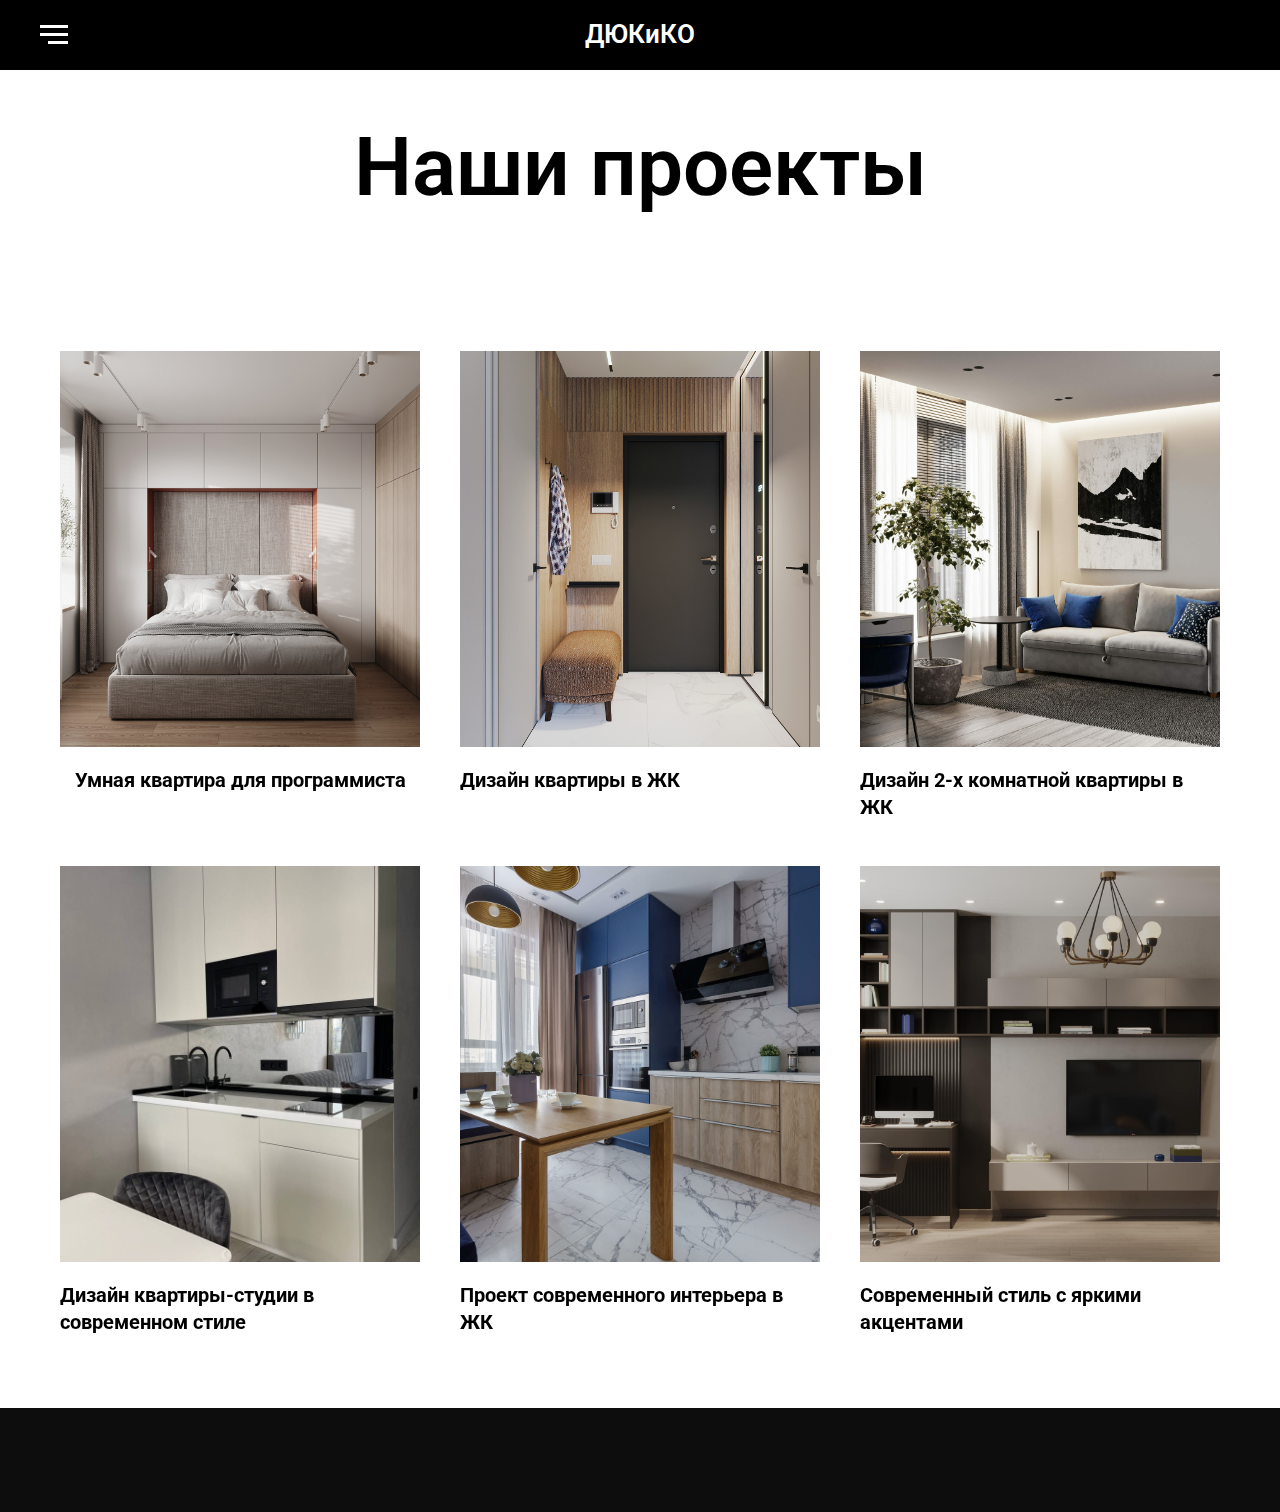
<file: НАШИ ПРОЕКТЫ/projecti.html>
<!DOCTYPE html>
<html>
   <head>
      <meta charset="utf-8" />
      <meta http-equiv="Content-Type" content="text/html; charset=utf-8" />
      <meta name="viewport" content="width=device-width, initial-scale=1.0" />
      <!--metatextblock-->
      <title>Наши проекты</title>
      <meta property="og:url" content="proekti" />
      <meta property="og:title" content="Наши проекты" />
      <meta property="og:description" content="" />
      <meta property="og:type" content="website" />
      <link rel="canonical" href="proekti">
      <!--/metatextblock-->
      <meta name="format-detection" content="telephone=no" />
      <meta http-equiv="x-dns-prefetch-control" content="on">
      <link rel="dns-prefetch" href="https://ws.tildacdn.com">
      <link rel="shortcut icon" href="images/tildafavicon.ico" type="image/x-icon" />
      <!-- Assets --><script src="https://neo.tildacdn.com/js/tilda-fallback-1.0.min.js" async charset="utf-8"></script>
      <link rel="stylesheet" href="css/tilda-grid-3.0.min.css" type="text/css" media="all" onerror="this.loaderr='y';"/>
      <link rel="stylesheet" href="css/tilda-blocks-page36127337.min.css?t=1684321167" type="text/css" media="all" onerror="this.loaderr='y';" />
      <link rel="preconnect" href="https://fonts.gstatic.com">
      <link href="https://fonts.googleapis.com/css2?family=Roboto:wght@300;400;500;700&subset=latin,cyrillic" rel="stylesheet">
      <link rel="stylesheet" href="css/tilda-popup-1.1.min.css" type="text/css" media="print" onload="this.media='all';" onerror="this.loaderr='y';" />
      <noscript>
         <link rel="stylesheet" href="css/tilda-popup-1.1.min.css" type="text/css" media="all" />
      </noscript>
      <link rel="stylesheet" href="css/tilda-slds-1.4.min.css" type="text/css" media="print" onload="this.media='all';" onerror="this.loaderr='y';" />
      <noscript>
         <link rel="stylesheet" href="css/tilda-slds-1.4.min.css" type="text/css" media="all" />
      </noscript>
      <link rel="stylesheet" href="css/tilda-catalog-1.1.min.css" type="text/css" media="print" onload="this.media='all';" onerror="this.loaderr='y';" />
      <noscript>
         <link rel="stylesheet" href="css/tilda-catalog-1.1.min.css" type="text/css" media="all" />
      </noscript>
      <link rel="stylesheet" href="css/tilda-forms-1.0.min.css" type="text/css" media="all" onerror="this.loaderr='y';" />
      <link rel="stylesheet" href="css/tilda-zoom-2.0.min.css" type="text/css" media="print" onload="this.media='all';" onerror="this.loaderr='y';" />
      <noscript>
         <link rel="stylesheet" href="css/tilda-zoom-2.0.min.css" type="text/css" media="all" />
      </noscript>
      <script type="text/javascript">(function (d) {
         if (!d.visibilityState) {
         var s = d.createElement('script');
         s.src = 'js/tilda-polyfill-1.0.min.js';
         d.getElementsByTagName('head')[0].appendChild(s);
         }
         })(document);
         function t_onReady(func) {
         if (document.readyState != 'loading') {
         func();
         } else {
         document.addEventListener('DOMContentLoaded', func);
         }
         }
         function t_onFuncLoad(funcName, okFunc, time) {
         if (typeof window[funcName] === 'function') {
         okFunc();
         } else {
         setTimeout(function() {
         t_onFuncLoad(funcName, okFunc, time);
         },(time || 100));
         }
         }
      </script><script src="js/tilda-scripts-3.0.min.js" charset="utf-8" defer onerror="this.loaderr='y';"></script><script src="js/tilda-blocks-page36127337.min.js?t=1684321167" charset="utf-8" async onerror="this.loaderr='y';"></script><script src="js/lazyload-1.3.min.js" charset="utf-8" async onerror="this.loaderr='y';"></script><script src="js/tilda-menu-1.0.min.js" charset="utf-8" async onerror="this.loaderr='y';"></script><script src="js/hammer.min.js" charset="utf-8" async onerror="this.loaderr='y';"></script><script src="js/tilda-slds-1.4.min.js" charset="utf-8" async onerror="this.loaderr='y';"></script><script src="js/tilda-products-1.0.min.js" charset="utf-8" async onerror="this.loaderr='y';"></script><script src="js/tilda-catalog-1.1.min.js" charset="utf-8" async onerror="this.loaderr='y';"></script><script src="js/tilda-zoom-2.0.min.js" charset="utf-8" async onerror="this.loaderr='y';"></script><script src="js/tilda-skiplink-1.0.min.js" charset="utf-8" async onerror="this.loaderr='y';"></script><script src="js/tilda-events-1.0.min.js" charset="utf-8" async onerror="this.loaderr='y';"></script><script type="text/javascript">window.dataLayer = window.dataLayer || [];</script><script type="text/javascript">(function () {
         if((/bot|google|yandex|baidu|bing|msn|duckduckbot|teoma|slurp|crawler|spider|robot|crawling|facebook/i.test(navigator.userAgent))===false && typeof(sessionStorage)!='undefined' && sessionStorage.getItem('visited')!=='y' && document.visibilityState){
         var style=document.createElement('style');
         style.type='text/css';
         style.innerHTML='@media screen and (min-width: 980px) {.t-records {opacity: 0;}.t-records_animated {-webkit-transition: opacity ease-in-out .2s;-moz-transition: opacity ease-in-out .2s;-o-transition: opacity ease-in-out .2s;transition: opacity ease-in-out .2s;}.t-records.t-records_visible {opacity: 1;}}';
         document.getElementsByTagName('head')[0].appendChild(style);
         function t_setvisRecs(){
         var alr=document.querySelectorAll('.t-records');
         Array.prototype.forEach.call(alr, function(el) {
         el.classList.add("t-records_animated");
         });
         setTimeout(function () {
         Array.prototype.forEach.call(alr, function(el) {
         el.classList.add("t-records_visible");
         });
         sessionStorage.setItem("visited", "y");
         }, 400);
         } 
         document.addEventListener('DOMContentLoaded', t_setvisRecs);
         }
         })();
      </script>
   </head>
   <body class="t-body" style="margin:0;">
      <!--allrecords-->
      <div id="allrecords" data-tilda-export="yes" class="t-records" data-hook="blocks-collection-content-node" data-tilda-project-id="5278656" data-tilda-page-id="36127337" data-tilda-page-alias="proekti" data-tilda-formskey="fe1d46901455001f9ba1056b85278656" data-tilda-lazy="yes">
         <div id="rec584710247" class="r t-rec" style=" " data-record-type="451" >
            <!-- T451 -->
            <div id="nav584710247marker"></div>
            <div id="nav584710247" class="t451" data-menu="yes" >
               <div class="t451__container t451__positionfixed t451__panel " data-appearoffset="" style="height: 70px;">
                  <div class="t451__container__bg" style="background-color: rgba(0,0,0,1); " data-bgcolor-hex="#000000" data-bgcolor-rgba="rgba(0,0,0,1)" data-navmarker="nav584710247marker" data-appearoffset="" data-bgopacity="1" data-menu-shadow="0px 1px 3px rgba(0,0,0,0.)"></div>
                  <div class="t451__menu__content ">
                     <div class="t451__burger-wrapper__mobile">
                        <div class="t-menuburger t-menuburger_third "><span style="background-color:#ffffff;"></span><span style="background-color:#ffffff;"></span><span style="background-color:#ffffff;"></span><span style="background-color:#ffffff;"></span></div>
                        <script>function t_menuburger_init(recid) {
                           var rec = document.querySelector('#rec' + recid);
                           if (!rec) return;
                           var burger = rec.querySelector('.t-menuburger');
                           if (!burger) return;
                           var isSecondStyle = burger.classList.contains('t-menuburger_second');
                           if (isSecondStyle && !window.isMobile && !('ontouchend' in document)) {
                           burger.addEventListener('mouseenter', function() {
                           if (burger.classList.contains('t-menuburger-opened')) return;
                           burger.classList.remove('t-menuburger-unhovered');
                           burger.classList.add('t-menuburger-hovered');
                           });
                           burger.addEventListener('mouseleave', function() {
                           if (burger.classList.contains('t-menuburger-opened')) return;
                           burger.classList.remove('t-menuburger-hovered');
                           burger.classList.add('t-menuburger-unhovered');
                           setTimeout(function() {
                           burger.classList.remove('t-menuburger-unhovered');
                           }, 300);
                           });
                           }
                           burger.addEventListener('click', function() {
                           if (!burger.closest('.tmenu-mobile') &&
                           !burger.closest('.t450__burger_container') &&
                           !burger.closest('.t466__container') &&
                           !burger.closest('.t204__burger')) {
                           burger.classList.toggle('t-menuburger-opened');
                           burger.classList.remove('t-menuburger-unhovered');
                           }
                           });
                           var menu = rec.querySelector('[data-menu="yes"]');
                           if (!menu) return;
                           var menuLinks = menu.querySelectorAll('.t-menu__link-item');
                           var submenuClassList = ['t978__menu-link_hook', 't978__tm-link', 't966__tm-link', 't794__tm-link', 't-menusub__target-link'];
                           Array.prototype.forEach.call(menuLinks, function (link) {
                           link.addEventListener('click', function () {
                           var isSubmenuHook = submenuClassList.some(function (submenuClass) {
                           return link.classList.contains(submenuClass);
                           });
                           if (isSubmenuHook) return;
                           burger.classList.remove('t-menuburger-opened');
                           });
                           });
                           menu.addEventListener('clickedAnchorInTooltipMenu', function () {
                           burger.classList.remove('t-menuburger-opened');
                           });
                           }
                           t_onReady(function() {
                           t_onFuncLoad('t_menuburger_init', function(){t_menuburger_init('584710247');});
                           });
                        </script>
                        <style>.t-menuburger {
                           position: relative;
                           flex-shrink: 0;
                           width: 28px;
                           height: 20px;
                           -webkit-transform: rotate(0deg);
                           transform: rotate(0deg);
                           transition: .5s ease-in-out;
                           cursor: pointer;
                           z-index: 999;
                           }
                           /*---menu burger lines---*/
                           .t-menuburger span {
                           display: block;
                           position: absolute;
                           width: 100%;
                           opacity: 1;
                           left: 0;
                           -webkit-transform: rotate(0deg);
                           transform: rotate(0deg);
                           transition: .25s ease-in-out;
                           height: 3px;
                           background-color: #000;
                           }
                           .t-menuburger span:nth-child(1) {
                           top: 0px;
                           }
                           .t-menuburger span:nth-child(2),
                           .t-menuburger span:nth-child(3) {
                           top: 8px;
                           }
                           .t-menuburger span:nth-child(4) {
                           top: 16px;
                           }
                           /*menu burger big*/
                           .t-menuburger__big {
                           width: 42px;
                           height: 32px;
                           }
                           .t-menuburger__big span {
                           height: 5px;
                           }
                           .t-menuburger__big span:nth-child(2),
                           .t-menuburger__big span:nth-child(3) {
                           top: 13px;
                           }
                           .t-menuburger__big span:nth-child(4) {
                           top: 26px;
                           }
                           /*menu burger small*/
                           .t-menuburger__small {
                           width: 22px;
                           height: 14px;
                           }
                           .t-menuburger__small span {
                           height: 2px;
                           }
                           .t-menuburger__small span:nth-child(2),
                           .t-menuburger__small span:nth-child(3) {
                           top: 6px;
                           }
                           .t-menuburger__small span:nth-child(4) {
                           top: 12px;
                           }
                           /*menu burger opened*/
                           .t-menuburger-opened span:nth-child(1) {
                           top: 8px;
                           width: 0%;
                           left: 50%;
                           }
                           .t-menuburger-opened span:nth-child(2) {
                           -webkit-transform: rotate(45deg);
                           transform: rotate(45deg);
                           }
                           .t-menuburger-opened span:nth-child(3) {
                           -webkit-transform: rotate(-45deg);
                           transform: rotate(-45deg);
                           }
                           .t-menuburger-opened span:nth-child(4) {
                           top: 8px;
                           width: 0%;
                           left: 50%;
                           }
                           .t-menuburger-opened.t-menuburger__big span:nth-child(1) {
                           top: 6px;
                           }
                           .t-menuburger-opened.t-menuburger__big span:nth-child(4) {
                           top: 18px;
                           }
                           .t-menuburger-opened.t-menuburger__small span:nth-child(1),
                           .t-menuburger-opened.t-menuburger__small span:nth-child(4) {
                           top: 6px;
                           }
                           /*---menu burger first style---*/
                           @media (hover), (min-width:0\0) {
                           .t-menuburger_first:hover span:nth-child(1) {
                           transform: translateY(1px);
                           }
                           .t-menuburger_first:hover span:nth-child(4) {
                           transform: translateY(-1px);
                           }
                           .t-menuburger_first.t-menuburger__big:hover span:nth-child(1) {
                           transform: translateY(3px);
                           }
                           .t-menuburger_first.t-menuburger__big:hover span:nth-child(4) {
                           transform: translateY(-3px);
                           }
                           }
                           /*---menu burger second style---*/
                           .t-menuburger_second span:nth-child(2),
                           .t-menuburger_second span:nth-child(3) {
                           width: 80%;
                           left: 20%;
                           right: 0;
                           }
                           @media (hover), (min-width:0\0) {
                           .t-menuburger_second.t-menuburger-hovered span:nth-child(2),
                           .t-menuburger_second.t-menuburger-hovered span:nth-child(3) {
                           animation: t-menuburger-anim 0.3s ease-out normal forwards;
                           }
                           .t-menuburger_second.t-menuburger-unhovered span:nth-child(2),
                           .t-menuburger_second.t-menuburger-unhovered span:nth-child(3) {
                           animation: t-menuburger-anim2 0.3s ease-out normal forwards;
                           }
                           }
                           .t-menuburger_second.t-menuburger-opened span:nth-child(2),
                           .t-menuburger_second.t-menuburger-opened span:nth-child(3){
                           left: 0;
                           right: 0;
                           width: 100%!important;
                           }
                           /*---menu burger third style---*/
                           .t-menuburger_third span:nth-child(4) {
                           width: 70%;
                           left: unset;
                           right: 0;
                           }
                           @media (hover), (min-width:0\0) {
                           .t-menuburger_third:not(.t-menuburger-opened):hover span:nth-child(4) {
                           width: 100%;
                           }
                           }
                           .t-menuburger_third.t-menuburger-opened span:nth-child(4) {
                           width: 0!important;
                           right: 50%;
                           }
                           /*---menu burger fourth style---*/
                           .t-menuburger_fourth {
                           height: 12px;
                           }
                           .t-menuburger_fourth.t-menuburger__small {
                           height: 8px;
                           }
                           .t-menuburger_fourth.t-menuburger__big {
                           height: 18px;
                           }
                           .t-menuburger_fourth span:nth-child(2),
                           .t-menuburger_fourth span:nth-child(3) {
                           top: 4px;
                           opacity: 0;
                           }
                           .t-menuburger_fourth span:nth-child(4) {
                           top: 8px;
                           }
                           .t-menuburger_fourth.t-menuburger__small span:nth-child(2),
                           .t-menuburger_fourth.t-menuburger__small span:nth-child(3) {
                           top: 3px;
                           }
                           .t-menuburger_fourth.t-menuburger__small span:nth-child(4) {
                           top: 6px;
                           }
                           .t-menuburger_fourth.t-menuburger__small span:nth-child(2),
                           .t-menuburger_fourth.t-menuburger__small span:nth-child(3) {
                           top: 3px;
                           }
                           .t-menuburger_fourth.t-menuburger__small span:nth-child(4) {
                           top: 6px;
                           }
                           .t-menuburger_fourth.t-menuburger__big span:nth-child(2),
                           .t-menuburger_fourth.t-menuburger__big span:nth-child(3) {
                           top: 6px;
                           }
                           .t-menuburger_fourth.t-menuburger__big span:nth-child(4) {
                           top: 12px;
                           }
                           @media (hover), (min-width:0\0) {
                           .t-menuburger_fourth:not(.t-menuburger-opened):hover span:nth-child(1) {
                           transform: translateY(1px);
                           }
                           .t-menuburger_fourth:not(.t-menuburger-opened):hover span:nth-child(4) {
                           transform: translateY(-1px);
                           }
                           .t-menuburger_fourth.t-menuburger__big:not(.t-menuburger-opened):hover span:nth-child(1) {
                           transform: translateY(3px);
                           }
                           .t-menuburger_fourth.t-menuburger__big:not(.t-menuburger-opened):hover span:nth-child(4) {
                           transform: translateY(-3px);
                           }
                           }
                           .t-menuburger_fourth.t-menuburger-opened span:nth-child(1),
                           .t-menuburger_fourth.t-menuburger-opened span:nth-child(4) {
                           top: 4px;
                           }
                           .t-menuburger_fourth.t-menuburger-opened span:nth-child(2),
                           .t-menuburger_fourth.t-menuburger-opened span:nth-child(3) {
                           opacity: 1;
                           }
                           /*---menu burger animations---*/
                           @keyframes t-menuburger-anim {
                           0% {
                           width: 80%;
                           left: 20%;
                           right: 0;
                           }
                           50% {
                           width: 100%;
                           left: 0;
                           right: 0;
                           }
                           100% {
                           width: 80%;
                           left: 0;
                           right: 20%;
                           }
                           }
                           @keyframes t-menuburger-anim2 {
                           0% {
                           width: 80%;
                           left: 0;
                           }
                           50% {
                           width: 100%;
                           right: 0;
                           left: 0;
                           }
                           100% {
                           width: 80%;
                           left: 20%;
                           right: 0;
                           }
                           }
                        </style>
                     </div>
                     <div class="t451__leftside t451__side t451__side_burger">
                        <div class="t-menuburger t-menuburger_third "><span style="background-color:#ffffff;"></span><span style="background-color:#ffffff;"></span><span style="background-color:#ffffff;"></span><span style="background-color:#ffffff;"></span></div>
                        <script>function t_menuburger_init(recid) {
                           var rec = document.querySelector('#rec' + recid);
                           if (!rec) return;
                           var burger = rec.querySelector('.t-menuburger');
                           if (!burger) return;
                           var isSecondStyle = burger.classList.contains('t-menuburger_second');
                           if (isSecondStyle && !window.isMobile && !('ontouchend' in document)) {
                           burger.addEventListener('mouseenter', function() {
                           if (burger.classList.contains('t-menuburger-opened')) return;
                           burger.classList.remove('t-menuburger-unhovered');
                           burger.classList.add('t-menuburger-hovered');
                           });
                           burger.addEventListener('mouseleave', function() {
                           if (burger.classList.contains('t-menuburger-opened')) return;
                           burger.classList.remove('t-menuburger-hovered');
                           burger.classList.add('t-menuburger-unhovered');
                           setTimeout(function() {
                           burger.classList.remove('t-menuburger-unhovered');
                           }, 300);
                           });
                           }
                           burger.addEventListener('click', function() {
                           if (!burger.closest('.tmenu-mobile') &&
                           !burger.closest('.t450__burger_container') &&
                           !burger.closest('.t466__container') &&
                           !burger.closest('.t204__burger')) {
                           burger.classList.toggle('t-menuburger-opened');
                           burger.classList.remove('t-menuburger-unhovered');
                           }
                           });
                           var menu = rec.querySelector('[data-menu="yes"]');
                           if (!menu) return;
                           var menuLinks = menu.querySelectorAll('.t-menu__link-item');
                           var submenuClassList = ['t978__menu-link_hook', 't978__tm-link', 't966__tm-link', 't794__tm-link', 't-menusub__target-link'];
                           Array.prototype.forEach.call(menuLinks, function (link) {
                           link.addEventListener('click', function () {
                           var isSubmenuHook = submenuClassList.some(function (submenuClass) {
                           return link.classList.contains(submenuClass);
                           });
                           if (isSubmenuHook) return;
                           burger.classList.remove('t-menuburger-opened');
                           });
                           });
                           menu.addEventListener('clickedAnchorInTooltipMenu', function () {
                           burger.classList.remove('t-menuburger-opened');
                           });
                           }
                           t_onReady(function() {
                           t_onFuncLoad('t_menuburger_init', function(){t_menuburger_init('584710247');});
                           });
                        </script>
                        <style>.t-menuburger {
                           position: relative;
                           flex-shrink: 0;
                           width: 28px;
                           height: 20px;
                           -webkit-transform: rotate(0deg);
                           transform: rotate(0deg);
                           transition: .5s ease-in-out;
                           cursor: pointer;
                           z-index: 999;
                           }
                           /*---menu burger lines---*/
                           .t-menuburger span {
                           display: block;
                           position: absolute;
                           width: 100%;
                           opacity: 1;
                           left: 0;
                           -webkit-transform: rotate(0deg);
                           transform: rotate(0deg);
                           transition: .25s ease-in-out;
                           height: 3px;
                           background-color: #000;
                           }
                           .t-menuburger span:nth-child(1) {
                           top: 0px;
                           }
                           .t-menuburger span:nth-child(2),
                           .t-menuburger span:nth-child(3) {
                           top: 8px;
                           }
                           .t-menuburger span:nth-child(4) {
                           top: 16px;
                           }
                           /*menu burger big*/
                           .t-menuburger__big {
                           width: 42px;
                           height: 32px;
                           }
                           .t-menuburger__big span {
                           height: 5px;
                           }
                           .t-menuburger__big span:nth-child(2),
                           .t-menuburger__big span:nth-child(3) {
                           top: 13px;
                           }
                           .t-menuburger__big span:nth-child(4) {
                           top: 26px;
                           }
                           /*menu burger small*/
                           .t-menuburger__small {
                           width: 22px;
                           height: 14px;
                           }
                           .t-menuburger__small span {
                           height: 2px;
                           }
                           .t-menuburger__small span:nth-child(2),
                           .t-menuburger__small span:nth-child(3) {
                           top: 6px;
                           }
                           .t-menuburger__small span:nth-child(4) {
                           top: 12px;
                           }
                           /*menu burger opened*/
                           .t-menuburger-opened span:nth-child(1) {
                           top: 8px;
                           width: 0%;
                           left: 50%;
                           }
                           .t-menuburger-opened span:nth-child(2) {
                           -webkit-transform: rotate(45deg);
                           transform: rotate(45deg);
                           }
                           .t-menuburger-opened span:nth-child(3) {
                           -webkit-transform: rotate(-45deg);
                           transform: rotate(-45deg);
                           }
                           .t-menuburger-opened span:nth-child(4) {
                           top: 8px;
                           width: 0%;
                           left: 50%;
                           }
                           .t-menuburger-opened.t-menuburger__big span:nth-child(1) {
                           top: 6px;
                           }
                           .t-menuburger-opened.t-menuburger__big span:nth-child(4) {
                           top: 18px;
                           }
                           .t-menuburger-opened.t-menuburger__small span:nth-child(1),
                           .t-menuburger-opened.t-menuburger__small span:nth-child(4) {
                           top: 6px;
                           }
                           /*---menu burger first style---*/
                           @media (hover), (min-width:0\0) {
                           .t-menuburger_first:hover span:nth-child(1) {
                           transform: translateY(1px);
                           }
                           .t-menuburger_first:hover span:nth-child(4) {
                           transform: translateY(-1px);
                           }
                           .t-menuburger_first.t-menuburger__big:hover span:nth-child(1) {
                           transform: translateY(3px);
                           }
                           .t-menuburger_first.t-menuburger__big:hover span:nth-child(4) {
                           transform: translateY(-3px);
                           }
                           }
                           /*---menu burger second style---*/
                           .t-menuburger_second span:nth-child(2),
                           .t-menuburger_second span:nth-child(3) {
                           width: 80%;
                           left: 20%;
                           right: 0;
                           }
                           @media (hover), (min-width:0\0) {
                           .t-menuburger_second.t-menuburger-hovered span:nth-child(2),
                           .t-menuburger_second.t-menuburger-hovered span:nth-child(3) {
                           animation: t-menuburger-anim 0.3s ease-out normal forwards;
                           }
                           .t-menuburger_second.t-menuburger-unhovered span:nth-child(2),
                           .t-menuburger_second.t-menuburger-unhovered span:nth-child(3) {
                           animation: t-menuburger-anim2 0.3s ease-out normal forwards;
                           }
                           }
                           .t-menuburger_second.t-menuburger-opened span:nth-child(2),
                           .t-menuburger_second.t-menuburger-opened span:nth-child(3){
                           left: 0;
                           right: 0;
                           width: 100%!important;
                           }
                           /*---menu burger third style---*/
                           .t-menuburger_third span:nth-child(4) {
                           width: 70%;
                           left: unset;
                           right: 0;
                           }
                           @media (hover), (min-width:0\0) {
                           .t-menuburger_third:not(.t-menuburger-opened):hover span:nth-child(4) {
                           width: 100%;
                           }
                           }
                           .t-menuburger_third.t-menuburger-opened span:nth-child(4) {
                           width: 0!important;
                           right: 50%;
                           }
                           /*---menu burger fourth style---*/
                           .t-menuburger_fourth {
                           height: 12px;
                           }
                           .t-menuburger_fourth.t-menuburger__small {
                           height: 8px;
                           }
                           .t-menuburger_fourth.t-menuburger__big {
                           height: 18px;
                           }
                           .t-menuburger_fourth span:nth-child(2),
                           .t-menuburger_fourth span:nth-child(3) {
                           top: 4px;
                           opacity: 0;
                           }
                           .t-menuburger_fourth span:nth-child(4) {
                           top: 8px;
                           }
                           .t-menuburger_fourth.t-menuburger__small span:nth-child(2),
                           .t-menuburger_fourth.t-menuburger__small span:nth-child(3) {
                           top: 3px;
                           }
                           .t-menuburger_fourth.t-menuburger__small span:nth-child(4) {
                           top: 6px;
                           }
                           .t-menuburger_fourth.t-menuburger__small span:nth-child(2),
                           .t-menuburger_fourth.t-menuburger__small span:nth-child(3) {
                           top: 3px;
                           }
                           .t-menuburger_fourth.t-menuburger__small span:nth-child(4) {
                           top: 6px;
                           }
                           .t-menuburger_fourth.t-menuburger__big span:nth-child(2),
                           .t-menuburger_fourth.t-menuburger__big span:nth-child(3) {
                           top: 6px;
                           }
                           .t-menuburger_fourth.t-menuburger__big span:nth-child(4) {
                           top: 12px;
                           }
                           @media (hover), (min-width:0\0) {
                           .t-menuburger_fourth:not(.t-menuburger-opened):hover span:nth-child(1) {
                           transform: translateY(1px);
                           }
                           .t-menuburger_fourth:not(.t-menuburger-opened):hover span:nth-child(4) {
                           transform: translateY(-1px);
                           }
                           .t-menuburger_fourth.t-menuburger__big:not(.t-menuburger-opened):hover span:nth-child(1) {
                           transform: translateY(3px);
                           }
                           .t-menuburger_fourth.t-menuburger__big:not(.t-menuburger-opened):hover span:nth-child(4) {
                           transform: translateY(-3px);
                           }
                           }
                           .t-menuburger_fourth.t-menuburger-opened span:nth-child(1),
                           .t-menuburger_fourth.t-menuburger-opened span:nth-child(4) {
                           top: 4px;
                           }
                           .t-menuburger_fourth.t-menuburger-opened span:nth-child(2),
                           .t-menuburger_fourth.t-menuburger-opened span:nth-child(3) {
                           opacity: 1;
                           }
                           /*---menu burger animations---*/
                           @keyframes t-menuburger-anim {
                           0% {
                           width: 80%;
                           left: 20%;
                           right: 0;
                           }
                           50% {
                           width: 100%;
                           left: 0;
                           right: 0;
                           }
                           100% {
                           width: 80%;
                           left: 0;
                           right: 20%;
                           }
                           }
                           @keyframes t-menuburger-anim2 {
                           0% {
                           width: 80%;
                           left: 0;
                           }
                           50% {
                           width: 100%;
                           right: 0;
                           left: 0;
                           }
                           100% {
                           width: 80%;
                           left: 20%;
                           right: 0;
                           }
                           }
                        </style>
                     </div>
                     <div class="t451__centerside t451__side">
                        <div class="t451__logo__container t451__textlogo__container">
                           <div class="t451__logo__content">
                              <a class="t451__logo" href="../ГЛАВНАЯ/glavnaya.html" style="color:#ffffff;">
                                 <div field="title" class="t-heading t-heading_xs" style="color:#ffffff;">ДЮКиКО</div>
                              </a>
                           </div>
                        </div>
                     </div>
                     <div class="t451__rightside t451__side t451__side_socials"></div>
                  </div>
               </div>
            </div>
            <div class="t451m__overlay">
               <div class="t451m__overlay_bg" style=" "></div>
            </div>
            <div class="t451 t451m t451m__left" data-tooltip-hook="" style="">
               <button type="button" class="t451m__close-button t451m__close t451m_opened" aria-label="Закрыть меню">
                  <div class="t451m__close_icon"><span style="background-color:#ffffff;"></span><span style="background-color:#ffffff;"></span><span style="background-color:#ffffff;"></span><span style="background-color:#ffffff;"></span></div>
               </button>
               <div class="t451m__container t-align_left">
                  <div class="t451m__top">
                     <nav class="t451m__menu" 
                        aria-label="Основные разделы на странице">
                        <ul class="t451m__list" 
                           role="menubar" aria-label="Основные разделы на странице">
                           <li class="t451m__list_item" 
                              role="none" 
                              ><a class="t-menu__link-item" 
                              href="../ГЛАВНАЯ/glavnaya.html"
                              target="_blank" 
                              role="menuitem" tabindex="0" data-menu-submenu-hook="" data-menu-item-number="1" 
                              style="color:#ffffff;font-size:21px;">Услуги</a></li>
                           <li class="t451m__list_item" 
                              role="none" 
                              ><a class="t-menu__link-item" 
                              href="../ГЛАВНАЯ/glavnaya.html"
                              role="menuitem" tabindex="0" data-menu-submenu-hook="" data-menu-item-number="2" 
                              style="color:#ffffff;font-size:21px;">О нас</a></li>
                           <li class="t451m__list_item" 
                              role="none" 
                              ><a class="t-menu__link-item" 
                              href="../ГЛАВНАЯ/glavnaya.html"
                              role="menuitem" tabindex="0" data-menu-submenu-hook="" data-menu-item-number="3" 
                              style="color:#ffffff;font-size:21px;">Портфолио</a></li>
                           <li class="t451m__list_item" 
                              role="none" 
                              ><a class="t-menu__link-item" 
                              href="../ГЛАВНАЯ/glavnaya.html"
                              role="menuitem" tabindex="0" data-menu-submenu-hook="" data-menu-item-number="4" 
                              style="color:#ffffff;font-size:21px;">Цены</a></li>
                           <li class="t451m__list_item" 
                              role="none" 
                              ><a class="t-menu__link-item" 
                              href="../ГЛАВНАЯ/glavnaya.html"
                              role="menuitem" tabindex="0" data-menu-submenu-hook="" data-menu-item-number="5" 
                              style="color:#ffffff;font-size:21px;">Схема работы</a></li>
                           <li class="t451m__list_item" 
                              role="none" 
                              ><a class="t-menu__link-item" 
                              href="../ГЛАВНАЯ/glavnaya.html"
                              role="menuitem" tabindex="0" data-menu-submenu-hook="" data-menu-item-number="6" 
                              style="color:#ffffff;font-size:21px;">Контакты</a></li>
                        </ul>
                     </nav>
                  </div>
                  <div class="t451m__rightside">
                     <div class="t451m__rightcontainer">
                        <div class="t451m__right_descr t-descr t-descr_xs" field="descr" style="">© 2023 ДЮКиКО</div>
                     </div>
                  </div>
               </div>
            </div>
            <script>t_onReady(function(){
               var rec = document.querySelector("#rec584710247");
               if (!rec) return
               rec.setAttribute('data-animationappear', 'off');
               rec.style.opacity = 1;
               t_onFuncLoad('t451_initMenu', function () {
               t451_initMenu('584710247');
               });
               });
            </script> 
            <style>#rec584710247 .t-menu__link-item{
               -webkit-transition: color 0.3s ease-in-out, opacity 0.3s ease-in-out;
               transition: color 0.3s ease-in-out, opacity 0.3s ease-in-out; 
               position: relative;
               }
               #rec584710247 .t-menu__link-item:not(.t-active):not(.tooltipstered)::after {
               content: '';
               position: absolute;
               left: 0;
               bottom: 20%;
               opacity: 0;
               width: 100%;
               height: 100%;
               border-bottom: 1px solid #ffffff;
               -webkit-box-shadow: inset 0px -1px 0px 0px #ffffff;
               -moz-box-shadow: inset 0px -1px 0px 0px #ffffff;
               box-shadow: inset 0px -1px 0px 0px #ffffff;
               -webkit-transition: all 0.3s ease;
               transition: all 0.3s ease;
               }
               #rec584710247 .t-menu__link-item:not(.t-active):not(.tooltipstered):hover{
               color: #ffbe49 !important; }
               #rec584710247 .t-menu__link-item:not(.t-active):not(.tooltipstered):hover::after{
               opacity: 1;
               bottom: -1px; }
               @supports (overflow:-webkit-marquee) and (justify-content:inherit)
               {
               #rec584710247 .t-menu__link-item,
               #rec584710247 .t-menu__link-item.t-active {
               opacity: 1 !important;
               }
               }
            </style>
         </div>
         <div id="rec584703400" class="r t-rec t-rec_pt_120 t-rec_pb_0" style="padding-top:120px;padding-bottom:0px; " data-record-type="60" >
            <!-- T050 -->
            <div class="t050">
               <div class="t-container t-align_center">
                  <div class="t-col t-col_10 t-prefix_1">
                     <div class="t050__title t-title t-title_xxl" field="title" style="">Наши проекты</div>
                  </div>
               </div>
            </div>
         </div>
         <div id="rec584207347" class="r t-rec t-rec_pt_135 t-rec_pb_45" style="padding-top:135px;padding-bottom:45px; " data-animationappear="off" data-record-type="776" >
            <!-- t776 --><!-- @classes: t-text t-text_xxs t-name t-name_xs t-name_md t-name_xl t-descr t-descr_xxs t-btn t-btn_xs t-btn_sm data-zoomable="yes" -->
            <div class="t776" data-show-count="">
               <div class="t776__parent t776__container_mobile-grid" >
                  <div class="t776__col t-col t-col_4 t-align_left t-item t776__col_mobile-grid js-product" data-product-lid="1497456130776">
                     <a class="js-product-link" href="#prodpopup" >
                        <div class="t776__content">
                           <div class="t776__imgwrapper t1002__picture-wrapper " >
                              <div class="t776__bgimg t776__bgimg_first_hover t-bgimg js-product-img" data-original="images/tild3431-6230-4337-a133-643337613838___1.jpg" style="background-image:url('images/tild3431-6230-4337-a133-643337613838__-__resizeb__20x___1.jpg');" bgimgfield="li_gallery__1497456130776:::0"></div>
                              <div class="t776__bgimg t776__bgimg_second t-bgimg" data-original="images/tild6138-3064-4663-b766-313333623065___1.jpg" style="background-image:url('images/tild6138-3064-4663-b766-313333623065__-__resizeb__20x___1.jpg');"></div>
                           </div>
                           <div class="t776__textwrapper">
                              <div class="t776__title t-name t-name_md js-product-name" data-auto-correct-font-size="rem" field="li_title__1497456130776" style="font-weight:700;" >
                                 <p style="text-align: center;">Умная квартира для программиста</p>
                              </div>
                           </div>
                        </div>
                     </a>
                  </div>
                  <div class="t776__col t-col t-col_4 t-align_left t-item t776__col_mobile-grid js-product" data-product-lid="1498486301712">
                     <a class="js-product-link" href="#prodpopup" >
                        <div class="t776__content">
                           <div class="t776__imgwrapper t1002__picture-wrapper " >
                              <div class="t776__bgimg t776__bgimg_first_hover t-bgimg js-product-img" data-original="images/tild3463-3965-4266-b461-666164356337__1.jpg" style="background-image:url('images/tild3463-3965-4266-b461-666164356337__-__resizeb__20x__1.jpg');" bgimgfield="li_gallery__1498486301712:::0"></div>
                              <div class="t776__bgimg t776__bgimg_second t-bgimg" data-original="images/tild6365-3334-4436-b264-653433353266__2.jpg" style="background-image:url('images/tild6365-3334-4436-b264-653433353266__-__resizeb__20x__2.jpg');"></div>
                           </div>
                           <div class="t776__textwrapper">
                              <div class="t776__title t-name t-name_md js-product-name" data-auto-correct-font-size="rem" field="li_title__1498486301712" style="font-weight:700;" >Дизайн квартиры в ЖК</div>
                           </div>
                        </div>
                     </a>
                  </div>
                  <div class="t776__col t-col t-col_4 t-align_left t-item t776__col_mobile-grid js-product" data-product-lid="1498486363994">
                     <a class="js-product-link" href="#prodpopup" >
                        <div class="t776__content">
                           <div class="t776__imgwrapper t1002__picture-wrapper " >
                              <div class="t776__bgimg t776__bgimg_first_hover t-bgimg js-product-img" data-original="images/tild3131-6234-4264-b234-346365633539__044.jpg" style="background-image:url('images/tild3131-6234-4264-b234-346365633539__-__resizeb__20x__044.jpg');" bgimgfield="li_gallery__1498486363994:::0"></div>
                              <div class="t776__bgimg t776__bgimg_second t-bgimg" data-original="images/tild6636-6338-4262-a635-306665656561__047.jpg" style="background-image:url('images/tild6636-6338-4262-a635-306665656561__-__resizeb__20x__047.jpg');"></div>
                           </div>
                           <div class="t776__textwrapper">
                              <div class="t776__title t-name t-name_md js-product-name" data-auto-correct-font-size="rem" field="li_title__1498486363994" style="font-weight:700;" >Дизайн 2-х комнатной квартиры в ЖК</div>
                           </div>
                        </div>
                     </a>
                  </div>
               </div>
               <div class="t-popup" style="background-color: rgba(255,255,255,1);">
                  <div class="t-popup__close" style="background-color: #ffffff;">
                     <div class="t-popup__close-wrapper">
                        <svg role="presentation" class="t-popup__close-icon t-popup__close-icon_arrow" width="26px" height="26px" viewBox="0 0 26 26" version="1.1" xmlns="http://www.w3.org/2000/svg" xmlns:xlink="http://www.w3.org/1999/xlink">
                           <path d="M10.4142136,5 L11.8284271,6.41421356 L5.829,12.414 L23.4142136,12.4142136 L23.4142136,14.4142136 L5.829,14.414 L11.8284271,20.4142136 L10.4142136,21.8284271 L2,13.4142136 L10.4142136,5 Z" fill="#000000"></path>
                        </svg>
                        <svg role="presentation" class="t-popup__close-icon t-popup__close-icon_cross" width="23px" height="23px" viewBox="0 0 23 23" version="1.1" xmlns="http://www.w3.org/2000/svg" xmlns:xlink="http://www.w3.org/1999/xlink">
                           <g stroke="none" stroke-width="1" fill="#000000" fill-rule="evenodd">
                              <rect transform="translate(11.313708, 11.313708) rotate(-45.000000) translate(-11.313708, -11.313708) " x="10.3137085" y="-3.6862915" width="2" height="30"></rect>
                              <rect transform="translate(11.313708, 11.313708) rotate(-315.000000) translate(-11.313708, -11.313708) " x="10.3137085" y="-3.6862915" width="2" height="30"></rect>
                           </g>
                        </svg>
                     </div>
                  </div>
                  <div class="t776__close-text-wrapper">
                     <div class="t776__close-text t-descr t-descr_xxs" style="color:#000000;">Вернуться</div>
                  </div>
                  <div class="t-popup__container t-popup__container-static " style="background-color:#ffffff;max-width:100%;">
                     <div id="t776__product-1497456130776" class="t776__product-full js-product" style="display:none;" data-product-lid="1497456130776">
                        <div class="t776__container t-container_fluid">
                           <div class="t776__col_left t-col t-col_6">
                              <!-- gallery -->
                              <div class="t-slds" style="visibility: hidden;">
                                 <div class="t-slds__main">
                                    <div class="t-slds__container" style="background-color:#ebebeb;">
                                       <div class="t-slds__items-wrapper t-slds_animated-none t-slds__nocycle" data-slider-transition="300" data-slider-with-cycle="false" data-slider-correct-height="true" data-auto-correct-mobile-width="false" >
                                          <div class="t-slds__item t-slds__item_active" data-slide-index="1">
                                             <div class="t-slds__wrapper" itemscope itemtype="http://schema.org/ImageObject">
                                                <meta itemprop="image" content="images/tild3431-6230-4337-a133-643337613838___1.jpg">
                                                <div class="t-slds__imgwrapper" bgimgfield="gi_img__0" data-zoom-target="0" data-zoomable="yes" data-img-zoom-url="images/tild3431-6230-4337-a133-643337613838___1.jpg" >
                                                   <div class="t-slds__bgimg t-bgimg js-product-img" data-original="images/tild3431-6230-4337-a133-643337613838___1.jpg" style="padding-bottom:100%; background-image: url('images/tild3431-6230-4337-a133-643337613838__-__resizeb__20x___1.jpg');"></div>
                                                </div>
                                             </div>
                                          </div>
                                          <div class="t-slds__item " data-slide-index="2">
                                             <div class="t-slds__wrapper" itemscope itemtype="http://schema.org/ImageObject">
                                                <meta itemprop="image" content="images/tild6138-3064-4663-b766-313333623065___1.jpg">
                                                <div class="t-slds__imgwrapper" bgimgfield="gi_img__1" data-zoom-target="1" data-zoomable="yes" data-img-zoom-url="images/tild6138-3064-4663-b766-313333623065___1.jpg" >
                                                   <div class="t-slds__bgimg t-bgimg " data-original="images/tild6138-3064-4663-b766-313333623065___1.jpg" style="padding-bottom:100%; background-image: url('images/tild6138-3064-4663-b766-313333623065__-__resizeb__20x___1.jpg');"></div>
                                                </div>
                                             </div>
                                          </div>
                                          <div class="t-slds__item " data-slide-index="3">
                                             <div class="t-slds__wrapper" itemscope itemtype="http://schema.org/ImageObject">
                                                <meta itemprop="image" content="images/tild3161-3636-4536-b834-366161323761____5.jpg">
                                                <div class="t-slds__imgwrapper" bgimgfield="gi_img__2" data-zoom-target="2" data-zoomable="yes" data-img-zoom-url="images/tild3161-3636-4536-b834-366161323761____5.jpg" >
                                                   <div class="t-slds__bgimg t-bgimg " data-original="images/tild3161-3636-4536-b834-366161323761____5.jpg" style="padding-bottom:100%; background-image: url('images/tild3161-3636-4536-b834-366161323761__-__resizeb__20x____5.jpg');"></div>
                                                </div>
                                             </div>
                                          </div>
                                          <div class="t-slds__item " data-slide-index="4">
                                             <div class="t-slds__wrapper" itemscope itemtype="http://schema.org/ImageObject">
                                                <meta itemprop="image" content="images/tild3230-3439-4636-a361-363964396434____7.jpg">
                                                <div class="t-slds__imgwrapper" bgimgfield="gi_img__3" data-zoom-target="3" data-zoomable="yes" data-img-zoom-url="images/tild3230-3439-4636-a361-363964396434____7.jpg" >
                                                   <div class="t-slds__bgimg t-bgimg " data-original="images/tild3230-3439-4636-a361-363964396434____7.jpg" style="padding-bottom:100%; background-image: url('images/tild3230-3439-4636-a361-363964396434__-__resizeb__20x____7.jpg');"></div>
                                                </div>
                                             </div>
                                          </div>
                                          <div class="t-slds__item " data-slide-index="5">
                                             <div class="t-slds__wrapper" itemscope itemtype="http://schema.org/ImageObject">
                                                <meta itemprop="image" content="images/tild3439-3331-4934-a365-663331383632____1.jpg">
                                                <div class="t-slds__imgwrapper" bgimgfield="gi_img__4" data-zoom-target="4" data-zoomable="yes" data-img-zoom-url="images/tild3439-3331-4934-a365-663331383632____1.jpg" >
                                                   <div class="t-slds__bgimg t-bgimg " data-original="images/tild3439-3331-4934-a365-663331383632____1.jpg" style="padding-bottom:100%; background-image: url('images/tild3439-3331-4934-a365-663331383632__-__resizeb__20x____1.jpg');"></div>
                                                </div>
                                             </div>
                                          </div>
                                          <div class="t-slds__item " data-slide-index="6">
                                             <div class="t-slds__wrapper" itemscope itemtype="http://schema.org/ImageObject">
                                                <meta itemprop="image" content="images/tild3662-3132-4436-b663-346337363338____3.jpg">
                                                <div class="t-slds__imgwrapper" bgimgfield="gi_img__5" data-zoom-target="5" data-zoomable="yes" data-img-zoom-url="images/tild3662-3132-4436-b663-346337363338____3.jpg" >
                                                   <div class="t-slds__bgimg t-bgimg " data-original="images/tild3662-3132-4436-b663-346337363338____3.jpg" style="padding-bottom:100%; background-image: url('images/tild3662-3132-4436-b663-346337363338__-__resizeb__20x____3.jpg');"></div>
                                                </div>
                                             </div>
                                          </div>
                                          <div class="t-slds__item " data-slide-index="7">
                                             <div class="t-slds__wrapper" itemscope itemtype="http://schema.org/ImageObject">
                                                <meta itemprop="image" content="images/tild3136-6337-4064-b338-313264323762____2-1.jpg">
                                                <div class="t-slds__imgwrapper" bgimgfield="gi_img__6" data-zoom-target="6" data-zoomable="yes" data-img-zoom-url="images/tild3136-6337-4064-b338-313264323762____2-1.jpg" >
                                                   <div class="t-slds__bgimg t-bgimg " data-original="images/tild3136-6337-4064-b338-313264323762____2-1.jpg" style="padding-bottom:100%; background-image: url('images/tild3136-6337-4064-b338-313264323762__-__resizeb__20x____2-1.jpg');"></div>
                                                </div>
                                             </div>
                                          </div>
                                       </div>
                                       <div class="t-slds__arrow_container t-slds__nocycle">
                                          <li class="t-slds__arrow_wrapper t-slds__arrow_wrapper-left" data-slide-direction="left">
                                             <button 
                                                type="button" 
                                                class="t-slds__arrow t-slds__arrow-left t-slds__arrow-withbg" 
                                                aria-controls="carousel_584207347" 
                                                aria-disabled="false" 
                                                aria-label="Предыдущий слайд"
                                                style="width: 30px; height: 30px;background-color: rgba(255,255,255,1);">
                                                <div class="t-slds__arrow_body t-slds__arrow_body-left" style="width: 7px;">
                                                   <svg role="presentation" focusable="false" style="display: block" viewBox="0 0 7.3 13" xmlns="http://www.w3.org/2000/svg" xmlns:xlink="http://www.w3.org/1999/xlink">
                                                      <polyline
                                                         fill="none" 
                                                         stroke="#000000"
                                                         stroke-linejoin="butt" 
                                                         stroke-linecap="butt"
                                                         stroke-width="1" 
                                                         points="0.5,0.5 6.5,6.5 0.5,12.5" 
                                                         />
                                                   </svg>
                                                </div>
                                             </button>
                                          </li>
                                          <li class="t-slds__arrow_wrapper t-slds__arrow_wrapper-right" data-slide-direction="right">
                                             <button 
                                                type="button" 
                                                class="t-slds__arrow t-slds__arrow-right t-slds__arrow-withbg" 
                                                aria-controls="carousel_584207347" 
                                                aria-disabled="false" 
                                                aria-label="Следующий слайд"
                                                style="width: 30px; height: 30px;background-color: rgba(255,255,255,1);">
                                                <div class="t-slds__arrow_body t-slds__arrow_body-right" style="width: 7px;">
                                                   <svg role="presentation" focusable="false" style="display: block" viewBox="0 0 7.3 13" xmlns="http://www.w3.org/2000/svg" xmlns:xlink="http://www.w3.org/1999/xlink">
                                                      <polyline
                                                         fill="none" 
                                                         stroke="#000000"
                                                         stroke-linejoin="butt" 
                                                         stroke-linecap="butt"
                                                         stroke-width="1" 
                                                         points="0.5,0.5 6.5,6.5 0.5,12.5" 
                                                         />
                                                   </svg>
                                                </div>
                                             </button>
                                          </li>
                                       </div>
                                    </div>
                                 </div>
                                 <div class="t-slds__thumbsbullet-wrapper ">
                                    <div class="t-slds__thumbsbullet t-slds__bullet t-slds__bullet_active" data-slide-bullet-for="1">
                                       <div class="t-slds__bgimg t-bgimg" data-original="images/tild3431-6230-4337-a133-643337613838___1.jpg" style="padding-bottom: 100%; background-image: url('images/tild3431-6230-4337-a133-643337613838__-__resizeb__20x___1.jpg');"></div>
                                       <div class="t-slds__thumbsbullet-border"></div>
                                    </div>
                                    <div class="t-slds__thumbsbullet t-slds__bullet " data-slide-bullet-for="2">
                                       <div class="t-slds__bgimg t-bgimg" data-original="images/tild6138-3064-4663-b766-313333623065___1.jpg" style="padding-bottom: 100%; background-image: url('images/tild6138-3064-4663-b766-313333623065__-__resizeb__20x___1.jpg');"></div>
                                       <div class="t-slds__thumbsbullet-border"></div>
                                    </div>
                                    <div class="t-slds__thumbsbullet t-slds__bullet " data-slide-bullet-for="3">
                                       <div class="t-slds__bgimg t-bgimg" data-original="images/tild3161-3636-4536-b834-366161323761____5.jpg" style="padding-bottom: 100%; background-image: url('images/tild3161-3636-4536-b834-366161323761__-__resizeb__20x____5.jpg');"></div>
                                       <div class="t-slds__thumbsbullet-border"></div>
                                    </div>
                                    <div class="t-slds__thumbsbullet t-slds__bullet " data-slide-bullet-for="4">
                                       <div class="t-slds__bgimg t-bgimg" data-original="images/tild3230-3439-4636-a361-363964396434____7.jpg" style="padding-bottom: 100%; background-image: url('images/tild3230-3439-4636-a361-363964396434__-__resizeb__20x____7.jpg');"></div>
                                       <div class="t-slds__thumbsbullet-border"></div>
                                    </div>
                                    <div class="t-slds__thumbsbullet t-slds__bullet " data-slide-bullet-for="5">
                                       <div class="t-slds__bgimg t-bgimg" data-original="images/tild3439-3331-4934-a365-663331383632____1.jpg" style="padding-bottom: 100%; background-image: url('images/tild3439-3331-4934-a365-663331383632__-__resizeb__20x____1.jpg');"></div>
                                       <div class="t-slds__thumbsbullet-border"></div>
                                    </div>
                                    <div class="t-slds__thumbsbullet t-slds__bullet " data-slide-bullet-for="6">
                                       <div class="t-slds__bgimg t-bgimg" data-original="images/tild3662-3132-4436-b663-346337363338____3.jpg" style="padding-bottom: 100%; background-image: url('images/tild3662-3132-4436-b663-346337363338__-__resizeb__20x____3.jpg');"></div>
                                       <div class="t-slds__thumbsbullet-border"></div>
                                    </div>
                                    <div class="t-slds__thumbsbullet t-slds__bullet " data-slide-bullet-for="7">
                                       <div class="t-slds__bgimg t-bgimg" data-original="images/tild3136-6337-4064-b338-313264323762____2-1.jpg" style="padding-bottom: 100%; background-image: url('images/tild3136-6337-4064-b338-313264323762__-__resizeb__20x____2-1.jpg');"></div>
                                       <div class="t-slds__thumbsbullet-border"></div>
                                    </div>
                                 </div>
                              </div>
                              <style type="text/css">#rec584207347 .t-slds__bullet_active .t-slds__bullet_body {
                                 background-color: #222 !important;
                                 }
                                 #rec584207347 .t-slds__bullet:hover .t-slds__bullet_body {
                                 background-color: #222 !important;
                                 }
                              </style>
                              <!--/gallery -->
                           </div>
                           <div class="t776__wrapper t776__col_right t-col t-col_6 t-align_left ">
                              <div class="t776__title-wrapper">
                                 <div class="t776__title t-name t-name_xl js-product-name" style="font-weight:700;">
                                    <p style="text-align: center;">Умная квартира для программиста</p>
                                 </div>
                              </div>
                              <div class="t776__descr t-descr t-descr_xxs" style="">Эту квартиру для молодого программиста мы запроектировали под множество его пожеланий: умный дом, сложная система вентиляции, проектор из потолка, система LIGRON на столешнице кухни, программируемые розетки, кипяток для чайника прямо из-под крана и многое другое! На картинках не все эти преимущества квартиры видны, но зато виден стильный и лаконичный дизайн, приглашаем к просмотру..</div>
                           </div>
                        </div>
                     </div>
                     <!--.prod-full-->
                     <div id="t776__product-1498486301712" class="t776__product-full js-product" style="display:none;" data-product-lid="1498486301712">
                        <div class="t776__container t-container_fluid">
                           <div class="t776__col_left t-col t-col_6">
                              <!-- gallery -->
                              <div class="t-slds" style="visibility: hidden;">
                                 <div class="t-slds__main">
                                    <div class="t-slds__container" style="background-color:#ebebeb;">
                                       <div class="t-slds__items-wrapper t-slds_animated-none t-slds__nocycle" data-slider-transition="300" data-slider-with-cycle="false" data-slider-correct-height="true" data-auto-correct-mobile-width="false" >
                                          <div class="t-slds__item t-slds__item_active" data-slide-index="1">
                                             <div class="t-slds__wrapper" itemscope itemtype="http://schema.org/ImageObject">
                                                <meta itemprop="image" content="images/tild3463-3965-4266-b461-666164356337__1.jpg">
                                                <div class="t-slds__imgwrapper" bgimgfield="gi_img__0" data-zoom-target="0" data-zoomable="yes" data-img-zoom-url="images/tild3463-3965-4266-b461-666164356337__1.jpg" >
                                                   <div class="t-slds__bgimg t-bgimg js-product-img" data-original="images/tild3463-3965-4266-b461-666164356337__1.jpg" style="padding-bottom:100%; background-image: url('images/tild3463-3965-4266-b461-666164356337__-__resizeb__20x__1.jpg');"></div>
                                                </div>
                                             </div>
                                          </div>
                                          <div class="t-slds__item " data-slide-index="2">
                                             <div class="t-slds__wrapper" itemscope itemtype="http://schema.org/ImageObject">
                                                <meta itemprop="image" content="images/tild6365-3334-4436-b264-653433353266__2.jpg">
                                                <div class="t-slds__imgwrapper" bgimgfield="gi_img__1" data-zoom-target="1" data-zoomable="yes" data-img-zoom-url="images/tild6365-3334-4436-b264-653433353266__2.jpg" >
                                                   <div class="t-slds__bgimg t-bgimg " data-original="images/tild6365-3334-4436-b264-653433353266__2.jpg" style="padding-bottom:100%; background-image: url('images/tild6365-3334-4436-b264-653433353266__-__resizeb__20x__2.jpg');"></div>
                                                </div>
                                             </div>
                                          </div>
                                          <div class="t-slds__item " data-slide-index="3">
                                             <div class="t-slds__wrapper" itemscope itemtype="http://schema.org/ImageObject">
                                                <meta itemprop="image" content="images/tild3930-3931-4136-a436-383636313965__3.jpg">
                                                <div class="t-slds__imgwrapper" bgimgfield="gi_img__2" data-zoom-target="2" data-zoomable="yes" data-img-zoom-url="images/tild3930-3931-4136-a436-383636313965__3.jpg" >
                                                   <div class="t-slds__bgimg t-bgimg " data-original="images/tild3930-3931-4136-a436-383636313965__3.jpg" style="padding-bottom:100%; background-image: url('images/tild3930-3931-4136-a436-383636313965__-__resizeb__20x__3.jpg');"></div>
                                                </div>
                                             </div>
                                          </div>
                                          <div class="t-slds__item " data-slide-index="4">
                                             <div class="t-slds__wrapper" itemscope itemtype="http://schema.org/ImageObject">
                                                <meta itemprop="image" content="images/tild6432-3661-4639-a465-393232613036__4.jpg">
                                                <div class="t-slds__imgwrapper" bgimgfield="gi_img__3" data-zoom-target="3" data-zoomable="yes" data-img-zoom-url="images/tild6432-3661-4639-a465-393232613036__4.jpg" >
                                                   <div class="t-slds__bgimg t-bgimg " data-original="images/tild6432-3661-4639-a465-393232613036__4.jpg" style="padding-bottom:100%; background-image: url('images/tild6432-3661-4639-a465-393232613036__-__resizeb__20x__4.jpg');"></div>
                                                </div>
                                             </div>
                                          </div>
                                          <div class="t-slds__item " data-slide-index="5">
                                             <div class="t-slds__wrapper" itemscope itemtype="http://schema.org/ImageObject">
                                                <meta itemprop="image" content="images/tild3534-3932-4061-b431-353131653335__5.jpg">
                                                <div class="t-slds__imgwrapper" bgimgfield="gi_img__4" data-zoom-target="4" data-zoomable="yes" data-img-zoom-url="images/tild3534-3932-4061-b431-353131653335__5.jpg" >
                                                   <div class="t-slds__bgimg t-bgimg " data-original="images/tild3534-3932-4061-b431-353131653335__5.jpg" style="padding-bottom:100%; background-image: url('images/tild3534-3932-4061-b431-353131653335__-__resizeb__20x__5.jpg');"></div>
                                                </div>
                                             </div>
                                          </div>
                                          <div class="t-slds__item " data-slide-index="6">
                                             <div class="t-slds__wrapper" itemscope itemtype="http://schema.org/ImageObject">
                                                <meta itemprop="image" content="images/tild3463-3362-4065-b633-353033343862__6.jpg">
                                                <div class="t-slds__imgwrapper" bgimgfield="gi_img__5" data-zoom-target="5" data-zoomable="yes" data-img-zoom-url="images/tild3463-3362-4065-b633-353033343862__6.jpg" >
                                                   <div class="t-slds__bgimg t-bgimg " data-original="images/tild3463-3362-4065-b633-353033343862__6.jpg" style="padding-bottom:100%; background-image: url('images/tild3463-3362-4065-b633-353033343862__-__resizeb__20x__6.jpg');"></div>
                                                </div>
                                             </div>
                                          </div>
                                          <div class="t-slds__item " data-slide-index="7">
                                             <div class="t-slds__wrapper" itemscope itemtype="http://schema.org/ImageObject">
                                                <meta itemprop="image" content="images/tild3562-3862-4263-b864-393137653732__7.jpg">
                                                <div class="t-slds__imgwrapper" bgimgfield="gi_img__6" data-zoom-target="6" data-zoomable="yes" data-img-zoom-url="images/tild3562-3862-4263-b864-393137653732__7.jpg" >
                                                   <div class="t-slds__bgimg t-bgimg " data-original="images/tild3562-3862-4263-b864-393137653732__7.jpg" style="padding-bottom:100%; background-image: url('images/tild3562-3862-4263-b864-393137653732__-__resizeb__20x__7.jpg');"></div>
                                                </div>
                                             </div>
                                          </div>
                                       </div>
                                       <div class="t-slds__arrow_container t-slds__nocycle">
                                          <li class="t-slds__arrow_wrapper t-slds__arrow_wrapper-left" data-slide-direction="left">
                                             <button 
                                                type="button" 
                                                class="t-slds__arrow t-slds__arrow-left t-slds__arrow-withbg" 
                                                aria-controls="carousel_584207347" 
                                                aria-disabled="false" 
                                                aria-label="Предыдущий слайд"
                                                style="width: 30px; height: 30px;background-color: rgba(255,255,255,1);">
                                                <div class="t-slds__arrow_body t-slds__arrow_body-left" style="width: 7px;">
                                                   <svg role="presentation" focusable="false" style="display: block" viewBox="0 0 7.3 13" xmlns="http://www.w3.org/2000/svg" xmlns:xlink="http://www.w3.org/1999/xlink">
                                                      <polyline
                                                         fill="none" 
                                                         stroke="#000000"
                                                         stroke-linejoin="butt" 
                                                         stroke-linecap="butt"
                                                         stroke-width="1" 
                                                         points="0.5,0.5 6.5,6.5 0.5,12.5" 
                                                         />
                                                   </svg>
                                                </div>
                                             </button>
                                          </li>
                                          <li class="t-slds__arrow_wrapper t-slds__arrow_wrapper-right" data-slide-direction="right">
                                             <button 
                                                type="button" 
                                                class="t-slds__arrow t-slds__arrow-right t-slds__arrow-withbg" 
                                                aria-controls="carousel_584207347" 
                                                aria-disabled="false" 
                                                aria-label="Следующий слайд"
                                                style="width: 30px; height: 30px;background-color: rgba(255,255,255,1);">
                                                <div class="t-slds__arrow_body t-slds__arrow_body-right" style="width: 7px;">
                                                   <svg role="presentation" focusable="false" style="display: block" viewBox="0 0 7.3 13" xmlns="http://www.w3.org/2000/svg" xmlns:xlink="http://www.w3.org/1999/xlink">
                                                      <polyline
                                                         fill="none" 
                                                         stroke="#000000"
                                                         stroke-linejoin="butt" 
                                                         stroke-linecap="butt"
                                                         stroke-width="1" 
                                                         points="0.5,0.5 6.5,6.5 0.5,12.5" 
                                                         />
                                                   </svg>
                                                </div>
                                             </button>
                                          </li>
                                       </div>
                                    </div>
                                 </div>
                                 <div class="t-slds__thumbsbullet-wrapper ">
                                    <div class="t-slds__thumbsbullet t-slds__bullet t-slds__bullet_active" data-slide-bullet-for="1">
                                       <div class="t-slds__bgimg t-bgimg" data-original="images/tild3463-3965-4266-b461-666164356337__1.jpg" style="padding-bottom: 100%; background-image: url('images/tild3463-3965-4266-b461-666164356337__-__resizeb__20x__1.jpg');"></div>
                                       <div class="t-slds__thumbsbullet-border"></div>
                                    </div>
                                    <div class="t-slds__thumbsbullet t-slds__bullet " data-slide-bullet-for="2">
                                       <div class="t-slds__bgimg t-bgimg" data-original="images/tild6365-3334-4436-b264-653433353266__2.jpg" style="padding-bottom: 100%; background-image: url('images/tild6365-3334-4436-b264-653433353266__-__resizeb__20x__2.jpg');"></div>
                                       <div class="t-slds__thumbsbullet-border"></div>
                                    </div>
                                    <div class="t-slds__thumbsbullet t-slds__bullet " data-slide-bullet-for="3">
                                       <div class="t-slds__bgimg t-bgimg" data-original="images/tild3930-3931-4136-a436-383636313965__3.jpg" style="padding-bottom: 100%; background-image: url('images/tild3930-3931-4136-a436-383636313965__-__resizeb__20x__3.jpg');"></div>
                                       <div class="t-slds__thumbsbullet-border"></div>
                                    </div>
                                    <div class="t-slds__thumbsbullet t-slds__bullet " data-slide-bullet-for="4">
                                       <div class="t-slds__bgimg t-bgimg" data-original="images/tild6432-3661-4639-a465-393232613036__4.jpg" style="padding-bottom: 100%; background-image: url('images/tild6432-3661-4639-a465-393232613036__-__resizeb__20x__4.jpg');"></div>
                                       <div class="t-slds__thumbsbullet-border"></div>
                                    </div>
                                    <div class="t-slds__thumbsbullet t-slds__bullet " data-slide-bullet-for="5">
                                       <div class="t-slds__bgimg t-bgimg" data-original="images/tild3534-3932-4061-b431-353131653335__5.jpg" style="padding-bottom: 100%; background-image: url('images/tild3534-3932-4061-b431-353131653335__-__resizeb__20x__5.jpg');"></div>
                                       <div class="t-slds__thumbsbullet-border"></div>
                                    </div>
                                    <div class="t-slds__thumbsbullet t-slds__bullet " data-slide-bullet-for="6">
                                       <div class="t-slds__bgimg t-bgimg" data-original="images/tild3463-3362-4065-b633-353033343862__6.jpg" style="padding-bottom: 100%; background-image: url('images/tild3463-3362-4065-b633-353033343862__-__resizeb__20x__6.jpg');"></div>
                                       <div class="t-slds__thumbsbullet-border"></div>
                                    </div>
                                    <div class="t-slds__thumbsbullet t-slds__bullet " data-slide-bullet-for="7">
                                       <div class="t-slds__bgimg t-bgimg" data-original="images/tild3562-3862-4263-b864-393137653732__7.jpg" style="padding-bottom: 100%; background-image: url('images/tild3562-3862-4263-b864-393137653732__-__resizeb__20x__7.jpg');"></div>
                                       <div class="t-slds__thumbsbullet-border"></div>
                                    </div>
                                 </div>
                              </div>
                              <style type="text/css">#rec584207347 .t-slds__bullet_active .t-slds__bullet_body {
                                 background-color: #222 !important;
                                 }
                                 #rec584207347 .t-slds__bullet:hover .t-slds__bullet_body {
                                 background-color: #222 !important;
                                 }
                              </style>
                              <!--/gallery -->
                           </div>
                           <div class="t776__wrapper t776__col_right t-col t-col_6 t-align_left ">
                              <div class="t776__title-wrapper">
                                 <div class="t776__title t-name t-name_xl js-product-name" style="font-weight:700;">Дизайн квартиры в ЖК</div>
                              </div>
                              <div class="t776__descr t-descr t-descr_xxs" style="">Небольшая квартира предназначена для женщины, поэтому все пространство строилось для максимального удобства и комфорта одного человека. В планировке увеличили площадь спальни, чтобы можно было устроить большой и вместительный шкаф. А так же совместили туалет и ванну, что дало нам возможность организовать просторную душевую. Квартира получилась довольно минималистичная, построенная на сочетании природных материалов, оттенков и фактур.</div>
                           </div>
                        </div>
                     </div>
                     <!--.prod-full-->
                     <div id="t776__product-1498486363994" class="t776__product-full js-product" style="display:none;" data-product-lid="1498486363994">
                        <div class="t776__container t-container_fluid">
                           <div class="t776__col_left t-col t-col_6">
                              <!-- gallery -->
                              <div class="t-slds" style="visibility: hidden;">
                                 <div class="t-slds__main">
                                    <div class="t-slds__container" style="background-color:#ebebeb;">
                                       <div class="t-slds__items-wrapper t-slds_animated-none t-slds__nocycle" data-slider-transition="300" data-slider-with-cycle="false" data-slider-correct-height="true" data-auto-correct-mobile-width="false" >
                                          <div class="t-slds__item t-slds__item_active" data-slide-index="1">
                                             <div class="t-slds__wrapper" itemscope itemtype="http://schema.org/ImageObject">
                                                <meta itemprop="image" content="images/tild3131-6234-4264-b234-346365633539__044.jpg">
                                                <div class="t-slds__imgwrapper" bgimgfield="gi_img__0" data-zoom-target="0" data-zoomable="yes" data-img-zoom-url="images/tild3131-6234-4264-b234-346365633539__044.jpg" >
                                                   <div class="t-slds__bgimg t-bgimg js-product-img" data-original="images/tild3131-6234-4264-b234-346365633539__044.jpg" style="padding-bottom:100%; background-image: url('images/tild3131-6234-4264-b234-346365633539__-__resizeb__20x__044.jpg');"></div>
                                                </div>
                                             </div>
                                          </div>
                                          <div class="t-slds__item " data-slide-index="2">
                                             <div class="t-slds__wrapper" itemscope itemtype="http://schema.org/ImageObject">
                                                <meta itemprop="image" content="images/tild6636-6338-4262-a635-306665656561__047.jpg">
                                                <div class="t-slds__imgwrapper" bgimgfield="gi_img__1" data-zoom-target="1" data-zoomable="yes" data-img-zoom-url="images/tild6636-6338-4262-a635-306665656561__047.jpg" >
                                                   <div class="t-slds__bgimg t-bgimg " data-original="images/tild6636-6338-4262-a635-306665656561__047.jpg" style="padding-bottom:100%; background-image: url('images/tild6636-6338-4262-a635-306665656561__-__resizeb__20x__047.jpg');"></div>
                                                </div>
                                             </div>
                                          </div>
                                          <div class="t-slds__item " data-slide-index="3">
                                             <div class="t-slds__wrapper" itemscope itemtype="http://schema.org/ImageObject">
                                                <meta itemprop="image" content="images/tild3263-3263-4633-a432-643662623239__027.jpg">
                                                <div class="t-slds__imgwrapper" bgimgfield="gi_img__2" data-zoom-target="2" data-zoomable="yes" data-img-zoom-url="images/tild3263-3263-4633-a432-643662623239__027.jpg" >
                                                   <div class="t-slds__bgimg t-bgimg " data-original="images/tild3263-3263-4633-a432-643662623239__027.jpg" style="padding-bottom:100%; background-image: url('images/tild3263-3263-4633-a432-643662623239__-__resizeb__20x__027.jpg');"></div>
                                                </div>
                                             </div>
                                          </div>
                                          <div class="t-slds__item " data-slide-index="4">
                                             <div class="t-slds__wrapper" itemscope itemtype="http://schema.org/ImageObject">
                                                <meta itemprop="image" content="images/tild6462-3161-4939-b764-323766363432__018.jpg">
                                                <div class="t-slds__imgwrapper" bgimgfield="gi_img__3" data-zoom-target="3" data-zoomable="yes" data-img-zoom-url="images/tild6462-3161-4939-b764-323766363432__018.jpg" >
                                                   <div class="t-slds__bgimg t-bgimg " data-original="images/tild6462-3161-4939-b764-323766363432__018.jpg" style="padding-bottom:100%; background-image: url('images/tild6462-3161-4939-b764-323766363432__-__resizeb__20x__018.jpg');"></div>
                                                </div>
                                             </div>
                                          </div>
                                          <div class="t-slds__item " data-slide-index="5">
                                             <div class="t-slds__wrapper" itemscope itemtype="http://schema.org/ImageObject">
                                                <meta itemprop="image" content="images/tild6235-6565-4334-b434-383665643139__012.jpg">
                                                <div class="t-slds__imgwrapper" bgimgfield="gi_img__4" data-zoom-target="4" data-zoomable="yes" data-img-zoom-url="images/tild6235-6565-4334-b434-383665643139__012.jpg" >
                                                   <div class="t-slds__bgimg t-bgimg " data-original="images/tild6235-6565-4334-b434-383665643139__012.jpg" style="padding-bottom:100%; background-image: url('images/tild6235-6565-4334-b434-383665643139__-__resizeb__20x__012.jpg');"></div>
                                                </div>
                                             </div>
                                          </div>
                                          <div class="t-slds__item " data-slide-index="6">
                                             <div class="t-slds__wrapper" itemscope itemtype="http://schema.org/ImageObject">
                                                <meta itemprop="image" content="images/tild6634-6234-4537-a161-616334363936__001.jpg">
                                                <div class="t-slds__imgwrapper" bgimgfield="gi_img__5" data-zoom-target="5" data-zoomable="yes" data-img-zoom-url="images/tild6634-6234-4537-a161-616334363936__001.jpg" >
                                                   <div class="t-slds__bgimg t-bgimg " data-original="images/tild6634-6234-4537-a161-616334363936__001.jpg" style="padding-bottom:100%; background-image: url('images/tild6634-6234-4537-a161-616334363936__-__resizeb__20x__001.jpg');"></div>
                                                </div>
                                             </div>
                                          </div>
                                          <div class="t-slds__item " data-slide-index="7">
                                             <div class="t-slds__wrapper" itemscope itemtype="http://schema.org/ImageObject">
                                                <meta itemprop="image" content="images/tild3665-6163-4331-b036-646537323665__046.jpg">
                                                <div class="t-slds__imgwrapper" bgimgfield="gi_img__6" data-zoom-target="6" data-zoomable="yes" data-img-zoom-url="images/tild3665-6163-4331-b036-646537323665__046.jpg" >
                                                   <div class="t-slds__bgimg t-bgimg " data-original="images/tild3665-6163-4331-b036-646537323665__046.jpg" style="padding-bottom:100%; background-image: url('images/tild3665-6163-4331-b036-646537323665__-__resizeb__20x__046.jpg');"></div>
                                                </div>
                                             </div>
                                          </div>
                                       </div>
                                       <div class="t-slds__arrow_container t-slds__nocycle">
                                          <li class="t-slds__arrow_wrapper t-slds__arrow_wrapper-left" data-slide-direction="left">
                                             <button 
                                                type="button" 
                                                class="t-slds__arrow t-slds__arrow-left t-slds__arrow-withbg" 
                                                aria-controls="carousel_584207347" 
                                                aria-disabled="false" 
                                                aria-label="Предыдущий слайд"
                                                style="width: 30px; height: 30px;background-color: rgba(255,255,255,1);">
                                                <div class="t-slds__arrow_body t-slds__arrow_body-left" style="width: 7px;">
                                                   <svg role="presentation" focusable="false" style="display: block" viewBox="0 0 7.3 13" xmlns="http://www.w3.org/2000/svg" xmlns:xlink="http://www.w3.org/1999/xlink">
                                                      <polyline
                                                         fill="none" 
                                                         stroke="#000000"
                                                         stroke-linejoin="butt" 
                                                         stroke-linecap="butt"
                                                         stroke-width="1" 
                                                         points="0.5,0.5 6.5,6.5 0.5,12.5" 
                                                         />
                                                   </svg>
                                                </div>
                                             </button>
                                          </li>
                                          <li class="t-slds__arrow_wrapper t-slds__arrow_wrapper-right" data-slide-direction="right">
                                             <button 
                                                type="button" 
                                                class="t-slds__arrow t-slds__arrow-right t-slds__arrow-withbg" 
                                                aria-controls="carousel_584207347" 
                                                aria-disabled="false" 
                                                aria-label="Следующий слайд"
                                                style="width: 30px; height: 30px;background-color: rgba(255,255,255,1);">
                                                <div class="t-slds__arrow_body t-slds__arrow_body-right" style="width: 7px;">
                                                   <svg role="presentation" focusable="false" style="display: block" viewBox="0 0 7.3 13" xmlns="http://www.w3.org/2000/svg" xmlns:xlink="http://www.w3.org/1999/xlink">
                                                      <polyline
                                                         fill="none" 
                                                         stroke="#000000"
                                                         stroke-linejoin="butt" 
                                                         stroke-linecap="butt"
                                                         stroke-width="1" 
                                                         points="0.5,0.5 6.5,6.5 0.5,12.5" 
                                                         />
                                                   </svg>
                                                </div>
                                             </button>
                                          </li>
                                       </div>
                                    </div>
                                 </div>
                                 <div class="t-slds__thumbsbullet-wrapper ">
                                    <div class="t-slds__thumbsbullet t-slds__bullet t-slds__bullet_active" data-slide-bullet-for="1">
                                       <div class="t-slds__bgimg t-bgimg" data-original="images/tild3131-6234-4264-b234-346365633539__044.jpg" style="padding-bottom: 100%; background-image: url('images/tild3131-6234-4264-b234-346365633539__-__resizeb__20x__044.jpg');"></div>
                                       <div class="t-slds__thumbsbullet-border"></div>
                                    </div>
                                    <div class="t-slds__thumbsbullet t-slds__bullet " data-slide-bullet-for="2">
                                       <div class="t-slds__bgimg t-bgimg" data-original="images/tild6636-6338-4262-a635-306665656561__047.jpg" style="padding-bottom: 100%; background-image: url('images/tild6636-6338-4262-a635-306665656561__-__resizeb__20x__047.jpg');"></div>
                                       <div class="t-slds__thumbsbullet-border"></div>
                                    </div>
                                    <div class="t-slds__thumbsbullet t-slds__bullet " data-slide-bullet-for="3">
                                       <div class="t-slds__bgimg t-bgimg" data-original="images/tild3263-3263-4633-a432-643662623239__027.jpg" style="padding-bottom: 100%; background-image: url('images/tild3263-3263-4633-a432-643662623239__-__resizeb__20x__027.jpg');"></div>
                                       <div class="t-slds__thumbsbullet-border"></div>
                                    </div>
                                    <div class="t-slds__thumbsbullet t-slds__bullet " data-slide-bullet-for="4">
                                       <div class="t-slds__bgimg t-bgimg" data-original="images/tild6462-3161-4939-b764-323766363432__018.jpg" style="padding-bottom: 100%; background-image: url('images/tild6462-3161-4939-b764-323766363432__-__resizeb__20x__018.jpg');"></div>
                                       <div class="t-slds__thumbsbullet-border"></div>
                                    </div>
                                    <div class="t-slds__thumbsbullet t-slds__bullet " data-slide-bullet-for="5">
                                       <div class="t-slds__bgimg t-bgimg" data-original="images/tild6235-6565-4334-b434-383665643139__012.jpg" style="padding-bottom: 100%; background-image: url('images/tild6235-6565-4334-b434-383665643139__-__resizeb__20x__012.jpg');"></div>
                                       <div class="t-slds__thumbsbullet-border"></div>
                                    </div>
                                    <div class="t-slds__thumbsbullet t-slds__bullet " data-slide-bullet-for="6">
                                       <div class="t-slds__bgimg t-bgimg" data-original="images/tild6634-6234-4537-a161-616334363936__001.jpg" style="padding-bottom: 100%; background-image: url('images/tild6634-6234-4537-a161-616334363936__-__resizeb__20x__001.jpg');"></div>
                                       <div class="t-slds__thumbsbullet-border"></div>
                                    </div>
                                    <div class="t-slds__thumbsbullet t-slds__bullet " data-slide-bullet-for="7">
                                       <div class="t-slds__bgimg t-bgimg" data-original="images/tild3665-6163-4331-b036-646537323665__046.jpg" style="padding-bottom: 100%; background-image: url('images/tild3665-6163-4331-b036-646537323665__-__resizeb__20x__046.jpg');"></div>
                                       <div class="t-slds__thumbsbullet-border"></div>
                                    </div>
                                 </div>
                              </div>
                              <style type="text/css">#rec584207347 .t-slds__bullet_active .t-slds__bullet_body {
                                 background-color: #222 !important;
                                 }
                                 #rec584207347 .t-slds__bullet:hover .t-slds__bullet_body {
                                 background-color: #222 !important;
                                 }
                              </style>
                              <!--/gallery -->
                           </div>
                           <div class="t776__wrapper t776__col_right t-col t-col_6 t-align_left ">
                              <div class="t776__title-wrapper">
                                 <div class="t776__title t-name t-name_xl js-product-name" style="font-weight:700;">Дизайн 2-х комнатной квартиры в ЖК</div>
                              </div>
                              <div class="t776__descr t-descr t-descr_xxs" style="">И снова квартира с незначительными изменениями в планировке. Но всегда есть, что можно немного улучшить, например, устроить гардеробные. Квартира для семейной пары оформлена в светлых, нейтральных холодных оттенках с графичными элементами и цветовыми пятнами.</div>
                           </div>
                        </div>
                     </div>
                     <!--.prod-full-->
                  </div>
               </div>
            </div>
            <script>t_onReady(function () {
               t_onFuncLoad('t776__showMore', function () {
               t776__showMore('584207347');
               });
               t_onFuncLoad('t776__init', function () {
               t776__init('584207347');
               });
               });
            </script>
            <style type="text/css">#rec584207347 .t-slds__bullet_active .t-slds__bullet_body {
               background-color: #222 !important;
               }
               #rec584207347 .t-slds__bullet:hover .t-slds__bullet_body {
               background-color: #222 !important;
               }
            </style>
            <style></style>
         </div>
         <div id="rec584208606" class="r t-rec t-rec_pb_45" style="padding-bottom:45px; " data-animationappear="off" data-record-type="776" >
            <!-- t776 --><!-- @classes: t-text t-text_xxs t-name t-name_xs t-name_md t-name_xl t-descr t-descr_xxs t-btn t-btn_xs t-btn_sm data-zoomable="yes" -->
            <div class="t776" data-show-count="">
               <div class="t776__parent t776__container_mobile-grid" >
                  <div class="t776__col t-col t-col_4 t-align_left t-item t776__col_mobile-grid js-product" data-product-lid="1497456130776">
                     <a class="js-product-link" href="#prodpopup" >
                        <div class="t776__content">
                           <div class="t776__imgwrapper t1002__picture-wrapper " >
                              <div class="t776__bgimg t776__bgimg_first_hover t-bgimg js-product-img" data-original="images/tild6366-3630-4365-b462-353733373266__c_img_20211017_22032.jpg" style="background-image:url('images/tild6366-3630-4365-b462-353733373266__-__resizeb__20x__c_img_20211017_22032.jpg');" bgimgfield="li_gallery__1497456130776:::0"></div>
                              <div class="t776__bgimg t776__bgimg_second t-bgimg" data-original="images/tild3437-6639-4565-b135-343831343661__c_img_20211017_22004.jpg" style="background-image:url('images/tild3437-6639-4565-b135-343831343661__-__resizeb__20x__c_img_20211017_22004.jpg');"></div>
                           </div>
                           <div class="t776__textwrapper">
                              <div class="t776__title t-name t-name_md js-product-name" data-auto-correct-font-size="rem" field="li_title__1497456130776" style="font-weight:700;" >Дизайн квартиры-студии в современном стиле<br /><br /></div>
                           </div>
                        </div>
                     </a>
                  </div>
                  <div class="t776__col t-col t-col_4 t-align_left t-item t776__col_mobile-grid js-product" data-product-lid="1498486301712">
                     <a class="js-product-link" href="#prodpopup" >
                        <div class="t776__content">
                           <div class="t776__imgwrapper t1002__picture-wrapper " >
                              <div class="t776__bgimg t776__bgimg_first_hover t-bgimg js-product-img" data-original="images/tild3531-6135-4433-a362-363831373236__2910a4ce59036609ca19.jpg" style="background-image:url('images/tild3531-6135-4433-a362-363831373236__-__resizeb__20x__2910a4ce59036609ca19.jpg');" bgimgfield="li_gallery__1498486301712:::0"></div>
                              <div class="t776__bgimg t776__bgimg_second t-bgimg" data-original="images/tild6162-3732-4961-b764-313635643238__2906a4ce59036609ca19.jpg" style="background-image:url('images/tild6162-3732-4961-b764-313635643238__-__resizeb__20x__2906a4ce59036609ca19.jpg');"></div>
                           </div>
                           <div class="t776__textwrapper">
                              <div class="t776__title t-name t-name_md js-product-name" data-auto-correct-font-size="rem" field="li_title__1498486301712" style="font-weight:700;" >Проект современного интерьера в ЖК</div>
                           </div>
                        </div>
                     </a>
                  </div>
                  <div class="t776__col t-col t-col_4 t-align_left t-item t776__col_mobile-grid js-product" data-product-lid="1498486363994">
                     <a class="js-product-link" href="#prodpopup" >
                        <div class="t776__content">
                           <div class="t776__imgwrapper t1002__picture-wrapper " >
                              <div class="t776__bgimg t776__bgimg_first_hover t-bgimg js-product-img" data-original="images/tild6565-3835-4932-b332-633563633561__2952ca47303d1e2f86a9.jpg" style="background-image:url('images/tild6565-3835-4932-b332-633563633561__-__resizeb__20x__2952ca47303d1e2f86a9.jpg');" bgimgfield="li_gallery__1498486363994:::0"></div>
                              <div class="t776__bgimg t776__bgimg_second t-bgimg" data-original="images/tild3566-3362-4433-a632-633330633566__2954ca47303d1e2f86a9.jpg" style="background-image:url('images/tild3566-3362-4433-a632-633330633566__-__resizeb__20x__2954ca47303d1e2f86a9.jpg');"></div>
                           </div>
                           <div class="t776__textwrapper">
                              <div class="t776__title t-name t-name_md js-product-name" data-auto-correct-font-size="rem" field="li_title__1498486363994" style="font-weight:700;" >Современный стиль с яркими акцентами</div>
                           </div>
                        </div>
                     </a>
                  </div>
               </div>
               <div class="t-popup" style="background-color: rgba(255,255,255,1);">
                  <div class="t-popup__close" style="background-color: #ffffff;">
                     <div class="t-popup__close-wrapper">
                        <svg role="presentation" class="t-popup__close-icon t-popup__close-icon_arrow" width="26px" height="26px" viewBox="0 0 26 26" version="1.1" xmlns="http://www.w3.org/2000/svg" xmlns:xlink="http://www.w3.org/1999/xlink">
                           <path d="M10.4142136,5 L11.8284271,6.41421356 L5.829,12.414 L23.4142136,12.4142136 L23.4142136,14.4142136 L5.829,14.414 L11.8284271,20.4142136 L10.4142136,21.8284271 L2,13.4142136 L10.4142136,5 Z" fill="#000000"></path>
                        </svg>
                        <svg role="presentation" class="t-popup__close-icon t-popup__close-icon_cross" width="23px" height="23px" viewBox="0 0 23 23" version="1.1" xmlns="http://www.w3.org/2000/svg" xmlns:xlink="http://www.w3.org/1999/xlink">
                           <g stroke="none" stroke-width="1" fill="#000000" fill-rule="evenodd">
                              <rect transform="translate(11.313708, 11.313708) rotate(-45.000000) translate(-11.313708, -11.313708) " x="10.3137085" y="-3.6862915" width="2" height="30"></rect>
                              <rect transform="translate(11.313708, 11.313708) rotate(-315.000000) translate(-11.313708, -11.313708) " x="10.3137085" y="-3.6862915" width="2" height="30"></rect>
                           </g>
                        </svg>
                     </div>
                  </div>
                  <div class="t776__close-text-wrapper">
                     <div class="t776__close-text t-descr t-descr_xxs" style="color:#000000;">More products</div>
                  </div>
                  <div class="t-popup__container t-popup__container-static " style="background-color:#ffffff;max-width:100%;">
                     <div id="t776__product-1497456130776" class="t776__product-full js-product" style="display:none;" data-product-lid="1497456130776">
                        <div class="t776__container t-container_fluid">
                           <div class="t776__col_left t-col t-col_6">
                              <!-- gallery -->
                              <div class="t-slds" style="visibility: hidden;">
                                 <div class="t-slds__main">
                                    <div class="t-slds__container" style="background-color:#ebebeb;">
                                       <div class="t-slds__items-wrapper t-slds_animated-none t-slds__nocycle" data-slider-transition="300" data-slider-with-cycle="false" data-slider-correct-height="true" data-auto-correct-mobile-width="false" >
                                          <div class="t-slds__item t-slds__item_active" data-slide-index="1">
                                             <div class="t-slds__wrapper" itemscope itemtype="http://schema.org/ImageObject">
                                                <meta itemprop="image" content="images/tild6366-3630-4365-b462-353733373266__c_img_20211017_22032.jpg">
                                                <div class="t-slds__imgwrapper" bgimgfield="gi_img__0" data-zoom-target="0" data-zoomable="yes" data-img-zoom-url="images/tild6366-3630-4365-b462-353733373266__c_img_20211017_22032.jpg" >
                                                   <div class="t-slds__bgimg t-bgimg js-product-img" data-original="images/tild6366-3630-4365-b462-353733373266__c_img_20211017_22032.jpg" style="padding-bottom:100%; background-image: url('images/tild6366-3630-4365-b462-353733373266__-__resizeb__20x__c_img_20211017_22032.jpg');"></div>
                                                </div>
                                             </div>
                                          </div>
                                          <div class="t-slds__item " data-slide-index="2">
                                             <div class="t-slds__wrapper" itemscope itemtype="http://schema.org/ImageObject">
                                                <meta itemprop="image" content="images/tild3437-6639-4565-b135-343831343661__c_img_20211017_22004.jpg">
                                                <div class="t-slds__imgwrapper" bgimgfield="gi_img__1" data-zoom-target="1" data-zoomable="yes" data-img-zoom-url="images/tild3437-6639-4565-b135-343831343661__c_img_20211017_22004.jpg" >
                                                   <div class="t-slds__bgimg t-bgimg " data-original="images/tild3437-6639-4565-b135-343831343661__c_img_20211017_22004.jpg" style="padding-bottom:100%; background-image: url('images/tild3437-6639-4565-b135-343831343661__-__resizeb__20x__c_img_20211017_22004.jpg');"></div>
                                                </div>
                                             </div>
                                          </div>
                                          <div class="t-slds__item " data-slide-index="3">
                                             <div class="t-slds__wrapper" itemscope itemtype="http://schema.org/ImageObject">
                                                <meta itemprop="image" content="images/tild3061-3461-4736-a664-633136376630__c_img_20211017_22020.jpg">
                                                <div class="t-slds__imgwrapper" bgimgfield="gi_img__2" data-zoom-target="2" data-zoomable="yes" data-img-zoom-url="images/tild3061-3461-4736-a664-633136376630__c_img_20211017_22020.jpg" >
                                                   <div class="t-slds__bgimg t-bgimg " data-original="images/tild3061-3461-4736-a664-633136376630__c_img_20211017_22020.jpg" style="padding-bottom:100%; background-image: url('images/tild3061-3461-4736-a664-633136376630__-__resizeb__20x__c_img_20211017_22020.jpg');"></div>
                                                </div>
                                             </div>
                                          </div>
                                          <div class="t-slds__item " data-slide-index="4">
                                             <div class="t-slds__wrapper" itemscope itemtype="http://schema.org/ImageObject">
                                                <meta itemprop="image" content="images/tild3238-3862-4430-b163-643764323236__c_img_20211017_22021.jpg">
                                                <div class="t-slds__imgwrapper" bgimgfield="gi_img__3" data-zoom-target="3" data-zoomable="yes" data-img-zoom-url="images/tild3238-3862-4430-b163-643764323236__c_img_20211017_22021.jpg" >
                                                   <div class="t-slds__bgimg t-bgimg " data-original="images/tild3238-3862-4430-b163-643764323236__c_img_20211017_22021.jpg" style="padding-bottom:100%; background-image: url('images/tild3238-3862-4430-b163-643764323236__-__resizeb__20x__c_img_20211017_22021.jpg');"></div>
                                                </div>
                                             </div>
                                          </div>
                                          <div class="t-slds__item " data-slide-index="5">
                                             <div class="t-slds__wrapper" itemscope itemtype="http://schema.org/ImageObject">
                                                <meta itemprop="image" content="images/tild6139-6135-4464-b837-333264373230__c_img_20211017_22042.jpg">
                                                <div class="t-slds__imgwrapper" bgimgfield="gi_img__4" data-zoom-target="4" data-zoomable="yes" data-img-zoom-url="images/tild6139-6135-4464-b837-333264373230__c_img_20211017_22042.jpg" >
                                                   <div class="t-slds__bgimg t-bgimg " data-original="images/tild6139-6135-4464-b837-333264373230__c_img_20211017_22042.jpg" style="padding-bottom:100%; background-image: url('images/tild6139-6135-4464-b837-333264373230__-__resizeb__20x__c_img_20211017_22042.jpg');"></div>
                                                </div>
                                             </div>
                                          </div>
                                          <div class="t-slds__item " data-slide-index="6">
                                             <div class="t-slds__wrapper" itemscope itemtype="http://schema.org/ImageObject">
                                                <meta itemprop="image" content="images/tild3564-3863-4239-b933-616531353765__c_img_20211017_22031.jpg">
                                                <div class="t-slds__imgwrapper" bgimgfield="gi_img__5" data-zoom-target="5" data-zoomable="yes" data-img-zoom-url="images/tild3564-3863-4239-b933-616531353765__c_img_20211017_22031.jpg" >
                                                   <div class="t-slds__bgimg t-bgimg " data-original="images/tild3564-3863-4239-b933-616531353765__c_img_20211017_22031.jpg" style="padding-bottom:100%; background-image: url('images/tild3564-3863-4239-b933-616531353765__-__resizeb__20x__c_img_20211017_22031.jpg');"></div>
                                                </div>
                                             </div>
                                          </div>
                                          <div class="t-slds__item " data-slide-index="7">
                                             <div class="t-slds__wrapper" itemscope itemtype="http://schema.org/ImageObject">
                                                <meta itemprop="image" content="images/tild3866-3062-4666-b065-333765323162__c_img_20211017_22035.jpg">
                                                <div class="t-slds__imgwrapper" bgimgfield="gi_img__6" data-zoom-target="6" data-zoomable="yes" data-img-zoom-url="images/tild3866-3062-4666-b065-333765323162__c_img_20211017_22035.jpg" >
                                                   <div class="t-slds__bgimg t-bgimg " data-original="images/tild3866-3062-4666-b065-333765323162__c_img_20211017_22035.jpg" style="padding-bottom:100%; background-image: url('images/tild3866-3062-4666-b065-333765323162__-__resizeb__20x__c_img_20211017_22035.jpg');"></div>
                                                </div>
                                             </div>
                                          </div>
                                       </div>
                                       <div class="t-slds__arrow_container t-slds__nocycle">
                                          <li class="t-slds__arrow_wrapper t-slds__arrow_wrapper-left" data-slide-direction="left">
                                             <button 
                                                type="button" 
                                                class="t-slds__arrow t-slds__arrow-left t-slds__arrow-withbg" 
                                                aria-controls="carousel_584208606" 
                                                aria-disabled="false" 
                                                aria-label="Предыдущий слайд"
                                                style="width: 30px; height: 30px;background-color: rgba(255,255,255,1);">
                                                <div class="t-slds__arrow_body t-slds__arrow_body-left" style="width: 7px;">
                                                   <svg role="presentation" focusable="false" style="display: block" viewBox="0 0 7.3 13" xmlns="http://www.w3.org/2000/svg" xmlns:xlink="http://www.w3.org/1999/xlink">
                                                      <polyline
                                                         fill="none" 
                                                         stroke="#000000"
                                                         stroke-linejoin="butt" 
                                                         stroke-linecap="butt"
                                                         stroke-width="1" 
                                                         points="0.5,0.5 6.5,6.5 0.5,12.5" 
                                                         />
                                                   </svg>
                                                </div>
                                             </button>
                                          </li>
                                          <li class="t-slds__arrow_wrapper t-slds__arrow_wrapper-right" data-slide-direction="right">
                                             <button 
                                                type="button" 
                                                class="t-slds__arrow t-slds__arrow-right t-slds__arrow-withbg" 
                                                aria-controls="carousel_584208606" 
                                                aria-disabled="false" 
                                                aria-label="Следующий слайд"
                                                style="width: 30px; height: 30px;background-color: rgba(255,255,255,1);">
                                                <div class="t-slds__arrow_body t-slds__arrow_body-right" style="width: 7px;">
                                                   <svg role="presentation" focusable="false" style="display: block" viewBox="0 0 7.3 13" xmlns="http://www.w3.org/2000/svg" xmlns:xlink="http://www.w3.org/1999/xlink">
                                                      <polyline
                                                         fill="none" 
                                                         stroke="#000000"
                                                         stroke-linejoin="butt" 
                                                         stroke-linecap="butt"
                                                         stroke-width="1" 
                                                         points="0.5,0.5 6.5,6.5 0.5,12.5" 
                                                         />
                                                   </svg>
                                                </div>
                                             </button>
                                          </li>
                                       </div>
                                    </div>
                                 </div>
                                 <div class="t-slds__thumbsbullet-wrapper ">
                                    <div class="t-slds__thumbsbullet t-slds__bullet t-slds__bullet_active" data-slide-bullet-for="1">
                                       <div class="t-slds__bgimg t-bgimg" data-original="images/tild6366-3630-4365-b462-353733373266__c_img_20211017_22032.jpg" style="padding-bottom: 100%; background-image: url('images/tild6366-3630-4365-b462-353733373266__-__resizeb__20x__c_img_20211017_22032.jpg');"></div>
                                       <div class="t-slds__thumbsbullet-border"></div>
                                    </div>
                                    <div class="t-slds__thumbsbullet t-slds__bullet " data-slide-bullet-for="2">
                                       <div class="t-slds__bgimg t-bgimg" data-original="images/tild3437-6639-4565-b135-343831343661__c_img_20211017_22004.jpg" style="padding-bottom: 100%; background-image: url('images/tild3437-6639-4565-b135-343831343661__-__resizeb__20x__c_img_20211017_22004.jpg');"></div>
                                       <div class="t-slds__thumbsbullet-border"></div>
                                    </div>
                                    <div class="t-slds__thumbsbullet t-slds__bullet " data-slide-bullet-for="3">
                                       <div class="t-slds__bgimg t-bgimg" data-original="images/tild3061-3461-4736-a664-633136376630__c_img_20211017_22020.jpg" style="padding-bottom: 100%; background-image: url('images/tild3061-3461-4736-a664-633136376630__-__resizeb__20x__c_img_20211017_22020.jpg');"></div>
                                       <div class="t-slds__thumbsbullet-border"></div>
                                    </div>
                                    <div class="t-slds__thumbsbullet t-slds__bullet " data-slide-bullet-for="4">
                                       <div class="t-slds__bgimg t-bgimg" data-original="images/tild3238-3862-4430-b163-643764323236__c_img_20211017_22021.jpg" style="padding-bottom: 100%; background-image: url('images/tild3238-3862-4430-b163-643764323236__-__resizeb__20x__c_img_20211017_22021.jpg');"></div>
                                       <div class="t-slds__thumbsbullet-border"></div>
                                    </div>
                                    <div class="t-slds__thumbsbullet t-slds__bullet " data-slide-bullet-for="5">
                                       <div class="t-slds__bgimg t-bgimg" data-original="images/tild6139-6135-4464-b837-333264373230__c_img_20211017_22042.jpg" style="padding-bottom: 100%; background-image: url('images/tild6139-6135-4464-b837-333264373230__-__resizeb__20x__c_img_20211017_22042.jpg');"></div>
                                       <div class="t-slds__thumbsbullet-border"></div>
                                    </div>
                                    <div class="t-slds__thumbsbullet t-slds__bullet " data-slide-bullet-for="6">
                                       <div class="t-slds__bgimg t-bgimg" data-original="images/tild3564-3863-4239-b933-616531353765__c_img_20211017_22031.jpg" style="padding-bottom: 100%; background-image: url('images/tild3564-3863-4239-b933-616531353765__-__resizeb__20x__c_img_20211017_22031.jpg');"></div>
                                       <div class="t-slds__thumbsbullet-border"></div>
                                    </div>
                                    <div class="t-slds__thumbsbullet t-slds__bullet " data-slide-bullet-for="7">
                                       <div class="t-slds__bgimg t-bgimg" data-original="images/tild3866-3062-4666-b065-333765323162__c_img_20211017_22035.jpg" style="padding-bottom: 100%; background-image: url('images/tild3866-3062-4666-b065-333765323162__-__resizeb__20x__c_img_20211017_22035.jpg');"></div>
                                       <div class="t-slds__thumbsbullet-border"></div>
                                    </div>
                                 </div>
                              </div>
                              <style type="text/css">#rec584208606 .t-slds__bullet_active .t-slds__bullet_body {
                                 background-color: #222 !important;
                                 }
                                 #rec584208606 .t-slds__bullet:hover .t-slds__bullet_body {
                                 background-color: #222 !important;
                                 }
                              </style>
                              <!--/gallery -->
                           </div>
                           <div class="t776__wrapper t776__col_right t-col t-col_6 t-align_left ">
                              <div class="t776__title-wrapper">
                                 <div class="t776__title t-name t-name_xl js-product-name" style="font-weight:700;">Дизайн квартиры-студии в современном стиле<br /><br /></div>
                              </div>
                              <div class="t776__descr t-descr t-descr_xxs" style="">Профессиональный дизайн-проект квартиры-студии в современном стиле может быть не только стильным и продуманным, но еще уютным и красивым. Отличительными чертами этого проекта стали функциональность, минимализм, простота, комфорт. В дизайне квартиры удалось сочетать интересные элементы сразу нескольких стилей – лофта, сканди, ар-деко, хай-тека модерна и многих других.</div>
                           </div>
                        </div>
                     </div>
                     <!--.prod-full-->
                     <div id="t776__product-1498486301712" class="t776__product-full js-product" style="display:none;" data-product-lid="1498486301712">
                        <div class="t776__container t-container_fluid">
                           <div class="t776__col_left t-col t-col_6">
                              <!-- gallery -->
                              <div class="t-slds" style="visibility: hidden;">
                                 <div class="t-slds__main">
                                    <div class="t-slds__container" style="background-color:#ebebeb;">
                                       <div class="t-slds__items-wrapper t-slds_animated-none t-slds__nocycle" data-slider-transition="300" data-slider-with-cycle="false" data-slider-correct-height="true" data-auto-correct-mobile-width="false" >
                                          <div class="t-slds__item t-slds__item_active" data-slide-index="1">
                                             <div class="t-slds__wrapper" itemscope itemtype="http://schema.org/ImageObject">
                                                <meta itemprop="image" content="images/tild3531-6135-4433-a362-363831373236__2910a4ce59036609ca19.jpg">
                                                <div class="t-slds__imgwrapper" bgimgfield="gi_img__0" data-zoom-target="0" data-zoomable="yes" data-img-zoom-url="images/tild3531-6135-4433-a362-363831373236__2910a4ce59036609ca19.jpg" >
                                                   <div class="t-slds__bgimg t-bgimg js-product-img" data-original="images/tild3531-6135-4433-a362-363831373236__2910a4ce59036609ca19.jpg" style="padding-bottom:100%; background-image: url('images/tild3531-6135-4433-a362-363831373236__-__resizeb__20x__2910a4ce59036609ca19.jpg');"></div>
                                                </div>
                                             </div>
                                          </div>
                                          <div class="t-slds__item " data-slide-index="2">
                                             <div class="t-slds__wrapper" itemscope itemtype="http://schema.org/ImageObject">
                                                <meta itemprop="image" content="images/tild6162-3732-4961-b764-313635643238__2906a4ce59036609ca19.jpg">
                                                <div class="t-slds__imgwrapper" bgimgfield="gi_img__1" data-zoom-target="1" data-zoomable="yes" data-img-zoom-url="images/tild6162-3732-4961-b764-313635643238__2906a4ce59036609ca19.jpg" >
                                                   <div class="t-slds__bgimg t-bgimg " data-original="images/tild6162-3732-4961-b764-313635643238__2906a4ce59036609ca19.jpg" style="padding-bottom:100%; background-image: url('images/tild6162-3732-4961-b764-313635643238__-__resizeb__20x__2906a4ce59036609ca19.jpg');"></div>
                                                </div>
                                             </div>
                                          </div>
                                          <div class="t-slds__item " data-slide-index="3">
                                             <div class="t-slds__wrapper" itemscope itemtype="http://schema.org/ImageObject">
                                                <meta itemprop="image" content="images/tild3638-3863-4231-a536-363035386436__2930a4ce59036609ca19.jpg">
                                                <div class="t-slds__imgwrapper" bgimgfield="gi_img__2" data-zoom-target="2" data-zoomable="yes" data-img-zoom-url="images/tild3638-3863-4231-a536-363035386436__2930a4ce59036609ca19.jpg" >
                                                   <div class="t-slds__bgimg t-bgimg " data-original="images/tild3638-3863-4231-a536-363035386436__2930a4ce59036609ca19.jpg" style="padding-bottom:100%; background-image: url('images/tild3638-3863-4231-a536-363035386436__-__resizeb__20x__2930a4ce59036609ca19.jpg');"></div>
                                                </div>
                                             </div>
                                          </div>
                                          <div class="t-slds__item " data-slide-index="4">
                                             <div class="t-slds__wrapper" itemscope itemtype="http://schema.org/ImageObject">
                                                <meta itemprop="image" content="images/tild3963-3030-4664-b561-313136323635__2933a4ce59036609ca19.jpg">
                                                <div class="t-slds__imgwrapper" bgimgfield="gi_img__3" data-zoom-target="3" data-zoomable="yes" data-img-zoom-url="images/tild3963-3030-4664-b561-313136323635__2933a4ce59036609ca19.jpg" >
                                                   <div class="t-slds__bgimg t-bgimg " data-original="images/tild3963-3030-4664-b561-313136323635__2933a4ce59036609ca19.jpg" style="padding-bottom:100%; background-image: url('images/tild3963-3030-4664-b561-313136323635__-__resizeb__20x__2933a4ce59036609ca19.jpg');"></div>
                                                </div>
                                             </div>
                                          </div>
                                          <div class="t-slds__item " data-slide-index="5">
                                             <div class="t-slds__wrapper" itemscope itemtype="http://schema.org/ImageObject">
                                                <meta itemprop="image" content="images/tild3531-3130-4331-b363-306362386438__2924a4ce59036609ca19.jpg">
                                                <div class="t-slds__imgwrapper" bgimgfield="gi_img__4" data-zoom-target="4" data-zoomable="yes" data-img-zoom-url="images/tild3531-3130-4331-b363-306362386438__2924a4ce59036609ca19.jpg" >
                                                   <div class="t-slds__bgimg t-bgimg " data-original="images/tild3531-3130-4331-b363-306362386438__2924a4ce59036609ca19.jpg" style="padding-bottom:100%; background-image: url('images/tild3531-3130-4331-b363-306362386438__-__resizeb__20x__2924a4ce59036609ca19.jpg');"></div>
                                                </div>
                                             </div>
                                          </div>
                                          <div class="t-slds__item " data-slide-index="6">
                                             <div class="t-slds__wrapper" itemscope itemtype="http://schema.org/ImageObject">
                                                <meta itemprop="image" content="images/tild6363-6630-4064-a663-646364653836__2921a4ce59036609ca19.jpg">
                                                <div class="t-slds__imgwrapper" bgimgfield="gi_img__5" data-zoom-target="5" data-zoomable="yes" data-img-zoom-url="images/tild6363-6630-4064-a663-646364653836__2921a4ce59036609ca19.jpg" >
                                                   <div class="t-slds__bgimg t-bgimg " data-original="images/tild6363-6630-4064-a663-646364653836__2921a4ce59036609ca19.jpg" style="padding-bottom:100%; background-image: url('images/tild6363-6630-4064-a663-646364653836__-__resizeb__20x__2921a4ce59036609ca19.jpg');"></div>
                                                </div>
                                             </div>
                                          </div>
                                          <div class="t-slds__item " data-slide-index="7">
                                             <div class="t-slds__wrapper" itemscope itemtype="http://schema.org/ImageObject">
                                                <meta itemprop="image" content="images/tild3061-3064-4832-a339-656563356433__2922a4ce59036609ca19.jpg">
                                                <div class="t-slds__imgwrapper" bgimgfield="gi_img__6" data-zoom-target="6" data-zoomable="yes" data-img-zoom-url="images/tild3061-3064-4832-a339-656563356433__2922a4ce59036609ca19.jpg" >
                                                   <div class="t-slds__bgimg t-bgimg " data-original="images/tild3061-3064-4832-a339-656563356433__2922a4ce59036609ca19.jpg" style="padding-bottom:100%; background-image: url('images/tild3061-3064-4832-a339-656563356433__-__resizeb__20x__2922a4ce59036609ca19.jpg');"></div>
                                                </div>
                                             </div>
                                          </div>
                                       </div>
                                       <div class="t-slds__arrow_container t-slds__nocycle">
                                          <li class="t-slds__arrow_wrapper t-slds__arrow_wrapper-left" data-slide-direction="left">
                                             <button 
                                                type="button" 
                                                class="t-slds__arrow t-slds__arrow-left t-slds__arrow-withbg" 
                                                aria-controls="carousel_584208606" 
                                                aria-disabled="false" 
                                                aria-label="Предыдущий слайд"
                                                style="width: 30px; height: 30px;background-color: rgba(255,255,255,1);">
                                                <div class="t-slds__arrow_body t-slds__arrow_body-left" style="width: 7px;">
                                                   <svg role="presentation" focusable="false" style="display: block" viewBox="0 0 7.3 13" xmlns="http://www.w3.org/2000/svg" xmlns:xlink="http://www.w3.org/1999/xlink">
                                                      <polyline
                                                         fill="none" 
                                                         stroke="#000000"
                                                         stroke-linejoin="butt" 
                                                         stroke-linecap="butt"
                                                         stroke-width="1" 
                                                         points="0.5,0.5 6.5,6.5 0.5,12.5" 
                                                         />
                                                   </svg>
                                                </div>
                                             </button>
                                          </li>
                                          <li class="t-slds__arrow_wrapper t-slds__arrow_wrapper-right" data-slide-direction="right">
                                             <button 
                                                type="button" 
                                                class="t-slds__arrow t-slds__arrow-right t-slds__arrow-withbg" 
                                                aria-controls="carousel_584208606" 
                                                aria-disabled="false" 
                                                aria-label="Следующий слайд"
                                                style="width: 30px; height: 30px;background-color: rgba(255,255,255,1);">
                                                <div class="t-slds__arrow_body t-slds__arrow_body-right" style="width: 7px;">
                                                   <svg role="presentation" focusable="false" style="display: block" viewBox="0 0 7.3 13" xmlns="http://www.w3.org/2000/svg" xmlns:xlink="http://www.w3.org/1999/xlink">
                                                      <polyline
                                                         fill="none" 
                                                         stroke="#000000"
                                                         stroke-linejoin="butt" 
                                                         stroke-linecap="butt"
                                                         stroke-width="1" 
                                                         points="0.5,0.5 6.5,6.5 0.5,12.5" 
                                                         />
                                                   </svg>
                                                </div>
                                             </button>
                                          </li>
                                       </div>
                                    </div>
                                 </div>
                                 <div class="t-slds__thumbsbullet-wrapper ">
                                    <div class="t-slds__thumbsbullet t-slds__bullet t-slds__bullet_active" data-slide-bullet-for="1">
                                       <div class="t-slds__bgimg t-bgimg" data-original="images/tild3531-6135-4433-a362-363831373236__2910a4ce59036609ca19.jpg" style="padding-bottom: 100%; background-image: url('images/tild3531-6135-4433-a362-363831373236__-__resizeb__20x__2910a4ce59036609ca19.jpg');"></div>
                                       <div class="t-slds__thumbsbullet-border"></div>
                                    </div>
                                    <div class="t-slds__thumbsbullet t-slds__bullet " data-slide-bullet-for="2">
                                       <div class="t-slds__bgimg t-bgimg" data-original="images/tild6162-3732-4961-b764-313635643238__2906a4ce59036609ca19.jpg" style="padding-bottom: 100%; background-image: url('images/tild6162-3732-4961-b764-313635643238__-__resizeb__20x__2906a4ce59036609ca19.jpg');"></div>
                                       <div class="t-slds__thumbsbullet-border"></div>
                                    </div>
                                    <div class="t-slds__thumbsbullet t-slds__bullet " data-slide-bullet-for="3">
                                       <div class="t-slds__bgimg t-bgimg" data-original="images/tild3638-3863-4231-a536-363035386436__2930a4ce59036609ca19.jpg" style="padding-bottom: 100%; background-image: url('images/tild3638-3863-4231-a536-363035386436__-__resizeb__20x__2930a4ce59036609ca19.jpg');"></div>
                                       <div class="t-slds__thumbsbullet-border"></div>
                                    </div>
                                    <div class="t-slds__thumbsbullet t-slds__bullet " data-slide-bullet-for="4">
                                       <div class="t-slds__bgimg t-bgimg" data-original="images/tild3963-3030-4664-b561-313136323635__2933a4ce59036609ca19.jpg" style="padding-bottom: 100%; background-image: url('images/tild3963-3030-4664-b561-313136323635__-__resizeb__20x__2933a4ce59036609ca19.jpg');"></div>
                                       <div class="t-slds__thumbsbullet-border"></div>
                                    </div>
                                    <div class="t-slds__thumbsbullet t-slds__bullet " data-slide-bullet-for="5">
                                       <div class="t-slds__bgimg t-bgimg" data-original="images/tild3531-3130-4331-b363-306362386438__2924a4ce59036609ca19.jpg" style="padding-bottom: 100%; background-image: url('images/tild3531-3130-4331-b363-306362386438__-__resizeb__20x__2924a4ce59036609ca19.jpg');"></div>
                                       <div class="t-slds__thumbsbullet-border"></div>
                                    </div>
                                    <div class="t-slds__thumbsbullet t-slds__bullet " data-slide-bullet-for="6">
                                       <div class="t-slds__bgimg t-bgimg" data-original="images/tild6363-6630-4064-a663-646364653836__2921a4ce59036609ca19.jpg" style="padding-bottom: 100%; background-image: url('images/tild6363-6630-4064-a663-646364653836__-__resizeb__20x__2921a4ce59036609ca19.jpg');"></div>
                                       <div class="t-slds__thumbsbullet-border"></div>
                                    </div>
                                    <div class="t-slds__thumbsbullet t-slds__bullet " data-slide-bullet-for="7">
                                       <div class="t-slds__bgimg t-bgimg" data-original="images/tild3061-3064-4832-a339-656563356433__2922a4ce59036609ca19.jpg" style="padding-bottom: 100%; background-image: url('images/tild3061-3064-4832-a339-656563356433__-__resizeb__20x__2922a4ce59036609ca19.jpg');"></div>
                                       <div class="t-slds__thumbsbullet-border"></div>
                                    </div>
                                 </div>
                              </div>
                              <style type="text/css">#rec584208606 .t-slds__bullet_active .t-slds__bullet_body {
                                 background-color: #222 !important;
                                 }
                                 #rec584208606 .t-slds__bullet:hover .t-slds__bullet_body {
                                 background-color: #222 !important;
                                 }
                              </style>
                              <!--/gallery -->
                           </div>
                           <div class="t776__wrapper t776__col_right t-col t-col_6 t-align_left ">
                              <div class="t776__title-wrapper">
                                 <div class="t776__title t-name t-name_xl js-product-name" style="font-weight:700;">Проект современного интерьера в ЖК</div>
                              </div>
                              <div class="t776__descr t-descr t-descr_xxs" style="">
                                 Стиль:&nbsp;Современный интерьер с элементами&nbsp;неоклассики<br />Цвета:&nbsp;Сочетания холодных и теплых акцентов на светлом фоне<br />Интересные фишки:<br />
                                 <ul>
                                    <li>&nbsp;Размещение при входе в квартиру ростового зеркала на всю стену, чтобы зрительно увеличить пространство холла.</li>
                                    <li>&nbsp;Организация отдельной&nbsp;постирочной с хранением позволило уменьшить объем шкафов в спальнях.&nbsp; </li>
                                    <li>&nbsp;В каждом&nbsp;санузле вместо полотенцесушителей размещена «теплая стена». Это позволило сэкономить место на объем полотенец.</li>
                                 </ul>
                                 <br /><br />Современный интерьер с элементами&nbsp;нео-&nbsp;классики. <br /><br />
                              </div>
                           </div>
                        </div>
                     </div>
                     <!--.prod-full-->
                     <div id="t776__product-1498486363994" class="t776__product-full js-product" style="display:none;" data-product-lid="1498486363994">
                        <div class="t776__container t-container_fluid">
                           <div class="t776__col_left t-col t-col_6">
                              <!-- gallery -->
                              <div class="t-slds" style="visibility: hidden;">
                                 <div class="t-slds__main">
                                    <div class="t-slds__container" style="background-color:#ebebeb;">
                                       <div class="t-slds__items-wrapper t-slds_animated-none t-slds__nocycle" data-slider-transition="300" data-slider-with-cycle="false" data-slider-correct-height="true" data-auto-correct-mobile-width="false" >
                                          <div class="t-slds__item t-slds__item_active" data-slide-index="1">
                                             <div class="t-slds__wrapper" itemscope itemtype="http://schema.org/ImageObject">
                                                <meta itemprop="image" content="images/tild6565-3835-4932-b332-633563633561__2952ca47303d1e2f86a9.jpg">
                                                <div class="t-slds__imgwrapper" bgimgfield="gi_img__0" data-zoom-target="0" data-zoomable="yes" data-img-zoom-url="images/tild6565-3835-4932-b332-633563633561__2952ca47303d1e2f86a9.jpg" >
                                                   <div class="t-slds__bgimg t-bgimg js-product-img" data-original="images/tild6565-3835-4932-b332-633563633561__2952ca47303d1e2f86a9.jpg" style="padding-bottom:100%; background-image: url('images/tild6565-3835-4932-b332-633563633561__-__resizeb__20x__2952ca47303d1e2f86a9.jpg');"></div>
                                                </div>
                                             </div>
                                          </div>
                                          <div class="t-slds__item " data-slide-index="2">
                                             <div class="t-slds__wrapper" itemscope itemtype="http://schema.org/ImageObject">
                                                <meta itemprop="image" content="images/tild3566-3362-4433-a632-633330633566__2954ca47303d1e2f86a9.jpg">
                                                <div class="t-slds__imgwrapper" bgimgfield="gi_img__1" data-zoom-target="1" data-zoomable="yes" data-img-zoom-url="images/tild3566-3362-4433-a632-633330633566__2954ca47303d1e2f86a9.jpg" >
                                                   <div class="t-slds__bgimg t-bgimg " data-original="images/tild3566-3362-4433-a632-633330633566__2954ca47303d1e2f86a9.jpg" style="padding-bottom:100%; background-image: url('images/tild3566-3362-4433-a632-633330633566__-__resizeb__20x__2954ca47303d1e2f86a9.jpg');"></div>
                                                </div>
                                             </div>
                                          </div>
                                          <div class="t-slds__item " data-slide-index="3">
                                             <div class="t-slds__wrapper" itemscope itemtype="http://schema.org/ImageObject">
                                                <meta itemprop="image" content="images/tild6536-6232-4763-b965-626332666466__2958ca47303d1e2f86a9.jpg">
                                                <div class="t-slds__imgwrapper" bgimgfield="gi_img__2" data-zoom-target="2" data-zoomable="yes" data-img-zoom-url="images/tild6536-6232-4763-b965-626332666466__2958ca47303d1e2f86a9.jpg" >
                                                   <div class="t-slds__bgimg t-bgimg " data-original="images/tild6536-6232-4763-b965-626332666466__2958ca47303d1e2f86a9.jpg" style="padding-bottom:100%; background-image: url('images/tild6536-6232-4763-b965-626332666466__-__resizeb__20x__2958ca47303d1e2f86a9.jpg');"></div>
                                                </div>
                                             </div>
                                          </div>
                                          <div class="t-slds__item " data-slide-index="4">
                                             <div class="t-slds__wrapper" itemscope itemtype="http://schema.org/ImageObject">
                                                <meta itemprop="image" content="images/tild3761-3238-4233-b835-616237356232__2959ca47303d1e2f86a9.jpg">
                                                <div class="t-slds__imgwrapper" bgimgfield="gi_img__3" data-zoom-target="3" data-zoomable="yes" data-img-zoom-url="images/tild3761-3238-4233-b835-616237356232__2959ca47303d1e2f86a9.jpg" >
                                                   <div class="t-slds__bgimg t-bgimg " data-original="images/tild3761-3238-4233-b835-616237356232__2959ca47303d1e2f86a9.jpg" style="padding-bottom:100%; background-image: url('images/tild3761-3238-4233-b835-616237356232__-__resizeb__20x__2959ca47303d1e2f86a9.jpg');"></div>
                                                </div>
                                             </div>
                                          </div>
                                          <div class="t-slds__item " data-slide-index="5">
                                             <div class="t-slds__wrapper" itemscope itemtype="http://schema.org/ImageObject">
                                                <meta itemprop="image" content="images/tild3734-3237-4036-b831-323735323030__2968ca47303d1e2f86a9.jpg">
                                                <div class="t-slds__imgwrapper" bgimgfield="gi_img__4" data-zoom-target="4" data-zoomable="yes" data-img-zoom-url="images/tild3734-3237-4036-b831-323735323030__2968ca47303d1e2f86a9.jpg" >
                                                   <div class="t-slds__bgimg t-bgimg " data-original="images/tild3734-3237-4036-b831-323735323030__2968ca47303d1e2f86a9.jpg" style="padding-bottom:100%; background-image: url('images/tild3734-3237-4036-b831-323735323030__-__resizeb__20x__2968ca47303d1e2f86a9.jpg');"></div>
                                                </div>
                                             </div>
                                          </div>
                                          <div class="t-slds__item " data-slide-index="6">
                                             <div class="t-slds__wrapper" itemscope itemtype="http://schema.org/ImageObject">
                                                <meta itemprop="image" content="images/tild6662-3436-4436-b962-383631653837__2960ca47303d1e2f86a9.jpg">
                                                <div class="t-slds__imgwrapper" bgimgfield="gi_img__5" data-zoom-target="5" data-zoomable="yes" data-img-zoom-url="images/tild6662-3436-4436-b962-383631653837__2960ca47303d1e2f86a9.jpg" >
                                                   <div class="t-slds__bgimg t-bgimg " data-original="images/tild6662-3436-4436-b962-383631653837__2960ca47303d1e2f86a9.jpg" style="padding-bottom:100%; background-image: url('images/tild6662-3436-4436-b962-383631653837__-__resizeb__20x__2960ca47303d1e2f86a9.jpg');"></div>
                                                </div>
                                             </div>
                                          </div>
                                          <div class="t-slds__item " data-slide-index="7">
                                             <div class="t-slds__wrapper" itemscope itemtype="http://schema.org/ImageObject">
                                                <meta itemprop="image" content="images/tild3432-3038-4439-b435-333262316537__2966ca47303d1e2f86a9.jpg">
                                                <div class="t-slds__imgwrapper" bgimgfield="gi_img__6" data-zoom-target="6" data-zoomable="yes" data-img-zoom-url="images/tild3432-3038-4439-b435-333262316537__2966ca47303d1e2f86a9.jpg" >
                                                   <div class="t-slds__bgimg t-bgimg " data-original="images/tild3432-3038-4439-b435-333262316537__2966ca47303d1e2f86a9.jpg" style="padding-bottom:100%; background-image: url('images/tild3432-3038-4439-b435-333262316537__-__resizeb__20x__2966ca47303d1e2f86a9.jpg');"></div>
                                                </div>
                                             </div>
                                          </div>
                                       </div>
                                       <div class="t-slds__arrow_container t-slds__nocycle">
                                          <li class="t-slds__arrow_wrapper t-slds__arrow_wrapper-left" data-slide-direction="left">
                                             <button 
                                                type="button" 
                                                class="t-slds__arrow t-slds__arrow-left t-slds__arrow-withbg" 
                                                aria-controls="carousel_584208606" 
                                                aria-disabled="false" 
                                                aria-label="Предыдущий слайд"
                                                style="width: 30px; height: 30px;background-color: rgba(255,255,255,1);">
                                                <div class="t-slds__arrow_body t-slds__arrow_body-left" style="width: 7px;">
                                                   <svg role="presentation" focusable="false" style="display: block" viewBox="0 0 7.3 13" xmlns="http://www.w3.org/2000/svg" xmlns:xlink="http://www.w3.org/1999/xlink">
                                                      <polyline
                                                         fill="none" 
                                                         stroke="#000000"
                                                         stroke-linejoin="butt" 
                                                         stroke-linecap="butt"
                                                         stroke-width="1" 
                                                         points="0.5,0.5 6.5,6.5 0.5,12.5" 
                                                         />
                                                   </svg>
                                                </div>
                                             </button>
                                          </li>
                                          <li class="t-slds__arrow_wrapper t-slds__arrow_wrapper-right" data-slide-direction="right">
                                             <button 
                                                type="button" 
                                                class="t-slds__arrow t-slds__arrow-right t-slds__arrow-withbg" 
                                                aria-controls="carousel_584208606" 
                                                aria-disabled="false" 
                                                aria-label="Следующий слайд"
                                                style="width: 30px; height: 30px;background-color: rgba(255,255,255,1);">
                                                <div class="t-slds__arrow_body t-slds__arrow_body-right" style="width: 7px;">
                                                   <svg role="presentation" focusable="false" style="display: block" viewBox="0 0 7.3 13" xmlns="http://www.w3.org/2000/svg" xmlns:xlink="http://www.w3.org/1999/xlink">
                                                      <polyline
                                                         fill="none" 
                                                         stroke="#000000"
                                                         stroke-linejoin="butt" 
                                                         stroke-linecap="butt"
                                                         stroke-width="1" 
                                                         points="0.5,0.5 6.5,6.5 0.5,12.5" 
                                                         />
                                                   </svg>
                                                </div>
                                             </button>
                                          </li>
                                       </div>
                                    </div>
                                 </div>
                                 <div class="t-slds__thumbsbullet-wrapper ">
                                    <div class="t-slds__thumbsbullet t-slds__bullet t-slds__bullet_active" data-slide-bullet-for="1">
                                       <div class="t-slds__bgimg t-bgimg" data-original="images/tild6565-3835-4932-b332-633563633561__2952ca47303d1e2f86a9.jpg" style="padding-bottom: 100%; background-image: url('images/tild6565-3835-4932-b332-633563633561__-__resizeb__20x__2952ca47303d1e2f86a9.jpg');"></div>
                                       <div class="t-slds__thumbsbullet-border"></div>
                                    </div>
                                    <div class="t-slds__thumbsbullet t-slds__bullet " data-slide-bullet-for="2">
                                       <div class="t-slds__bgimg t-bgimg" data-original="images/tild3566-3362-4433-a632-633330633566__2954ca47303d1e2f86a9.jpg" style="padding-bottom: 100%; background-image: url('images/tild3566-3362-4433-a632-633330633566__-__resizeb__20x__2954ca47303d1e2f86a9.jpg');"></div>
                                       <div class="t-slds__thumbsbullet-border"></div>
                                    </div>
                                    <div class="t-slds__thumbsbullet t-slds__bullet " data-slide-bullet-for="3">
                                       <div class="t-slds__bgimg t-bgimg" data-original="images/tild6536-6232-4763-b965-626332666466__2958ca47303d1e2f86a9.jpg" style="padding-bottom: 100%; background-image: url('images/tild6536-6232-4763-b965-626332666466__-__resizeb__20x__2958ca47303d1e2f86a9.jpg');"></div>
                                       <div class="t-slds__thumbsbullet-border"></div>
                                    </div>
                                    <div class="t-slds__thumbsbullet t-slds__bullet " data-slide-bullet-for="4">
                                       <div class="t-slds__bgimg t-bgimg" data-original="images/tild3761-3238-4233-b835-616237356232__2959ca47303d1e2f86a9.jpg" style="padding-bottom: 100%; background-image: url('images/tild3761-3238-4233-b835-616237356232__-__resizeb__20x__2959ca47303d1e2f86a9.jpg');"></div>
                                       <div class="t-slds__thumbsbullet-border"></div>
                                    </div>
                                    <div class="t-slds__thumbsbullet t-slds__bullet " data-slide-bullet-for="5">
                                       <div class="t-slds__bgimg t-bgimg" data-original="images/tild3734-3237-4036-b831-323735323030__2968ca47303d1e2f86a9.jpg" style="padding-bottom: 100%; background-image: url('images/tild3734-3237-4036-b831-323735323030__-__resizeb__20x__2968ca47303d1e2f86a9.jpg');"></div>
                                       <div class="t-slds__thumbsbullet-border"></div>
                                    </div>
                                    <div class="t-slds__thumbsbullet t-slds__bullet " data-slide-bullet-for="6">
                                       <div class="t-slds__bgimg t-bgimg" data-original="images/tild6662-3436-4436-b962-383631653837__2960ca47303d1e2f86a9.jpg" style="padding-bottom: 100%; background-image: url('images/tild6662-3436-4436-b962-383631653837__-__resizeb__20x__2960ca47303d1e2f86a9.jpg');"></div>
                                       <div class="t-slds__thumbsbullet-border"></div>
                                    </div>
                                    <div class="t-slds__thumbsbullet t-slds__bullet " data-slide-bullet-for="7">
                                       <div class="t-slds__bgimg t-bgimg" data-original="images/tild3432-3038-4439-b435-333262316537__2966ca47303d1e2f86a9.jpg" style="padding-bottom: 100%; background-image: url('images/tild3432-3038-4439-b435-333262316537__-__resizeb__20x__2966ca47303d1e2f86a9.jpg');"></div>
                                       <div class="t-slds__thumbsbullet-border"></div>
                                    </div>
                                 </div>
                              </div>
                              <style type="text/css">#rec584208606 .t-slds__bullet_active .t-slds__bullet_body {
                                 background-color: #222 !important;
                                 }
                                 #rec584208606 .t-slds__bullet:hover .t-slds__bullet_body {
                                 background-color: #222 !important;
                                 }
                              </style>
                              <!--/gallery -->
                           </div>
                           <div class="t776__wrapper t776__col_right t-col t-col_6 t-align_left ">
                              <div class="t776__title-wrapper">
                                 <div class="t776__title t-name t-name_xl js-product-name" style="font-weight:700;">Современный стиль с яркими акцентами</div>
                              </div>
                              <div class="t776__descr t-descr t-descr_xxs" style="">Квартира в современном стиле с яркими акцентами основных цветов серого и бежевого. Элегантное пространство с чистыми линиями и минималистичным дизайном. Гостиная с диваном в сером или бежевом цвете и яркими подушками. Кухня с гладкими поверхностями и цветными аксессуарами. Спальня с нейтральными тонами и яркими деталями. Ванная комната с соответствующей плиткой и яркими акцентами. Общее впечатление - просторность, свет и современный стиль.</div>
                           </div>
                        </div>
                     </div>
                     <!--.prod-full-->
                  </div>
               </div>
            </div>
            <script>t_onReady(function () {
               t_onFuncLoad('t776__showMore', function () {
               t776__showMore('584208606');
               });
               t_onFuncLoad('t776__init', function () {
               t776__init('584208606');
               });
               });
            </script>
            <style type="text/css">#rec584208606 .t-slds__bullet_active .t-slds__bullet_body {
               background-color: #222 !important;
               }
               #rec584208606 .t-slds__bullet:hover .t-slds__bullet_body {
               background-color: #222 !important;
               }
            </style>
            <style></style>
         </div>
         <div id="rec584706013" class="r t-rec t-rec_pt_30 t-rec_pb_60" style="padding-top:30px;padding-bottom:60px;background-color:#0d0d0d; " data-record-type="56" data-bg-color="#0d0d0d">
            <!-- T046 -->
            <div class="t046">
               <div class="t-container">
                  <div class="t-col t-col_6 t-prefix_3">
                     <div class="t046__text t-text t-text_xs" style="" field="text">
                        <div style="color: rgb(157, 157, 157);" data-customstyle="yes"></div>
                     </div>
                  </div>
               </div>
            </div>
         </div>
      </div>
    
   </body>
</html>
</file>
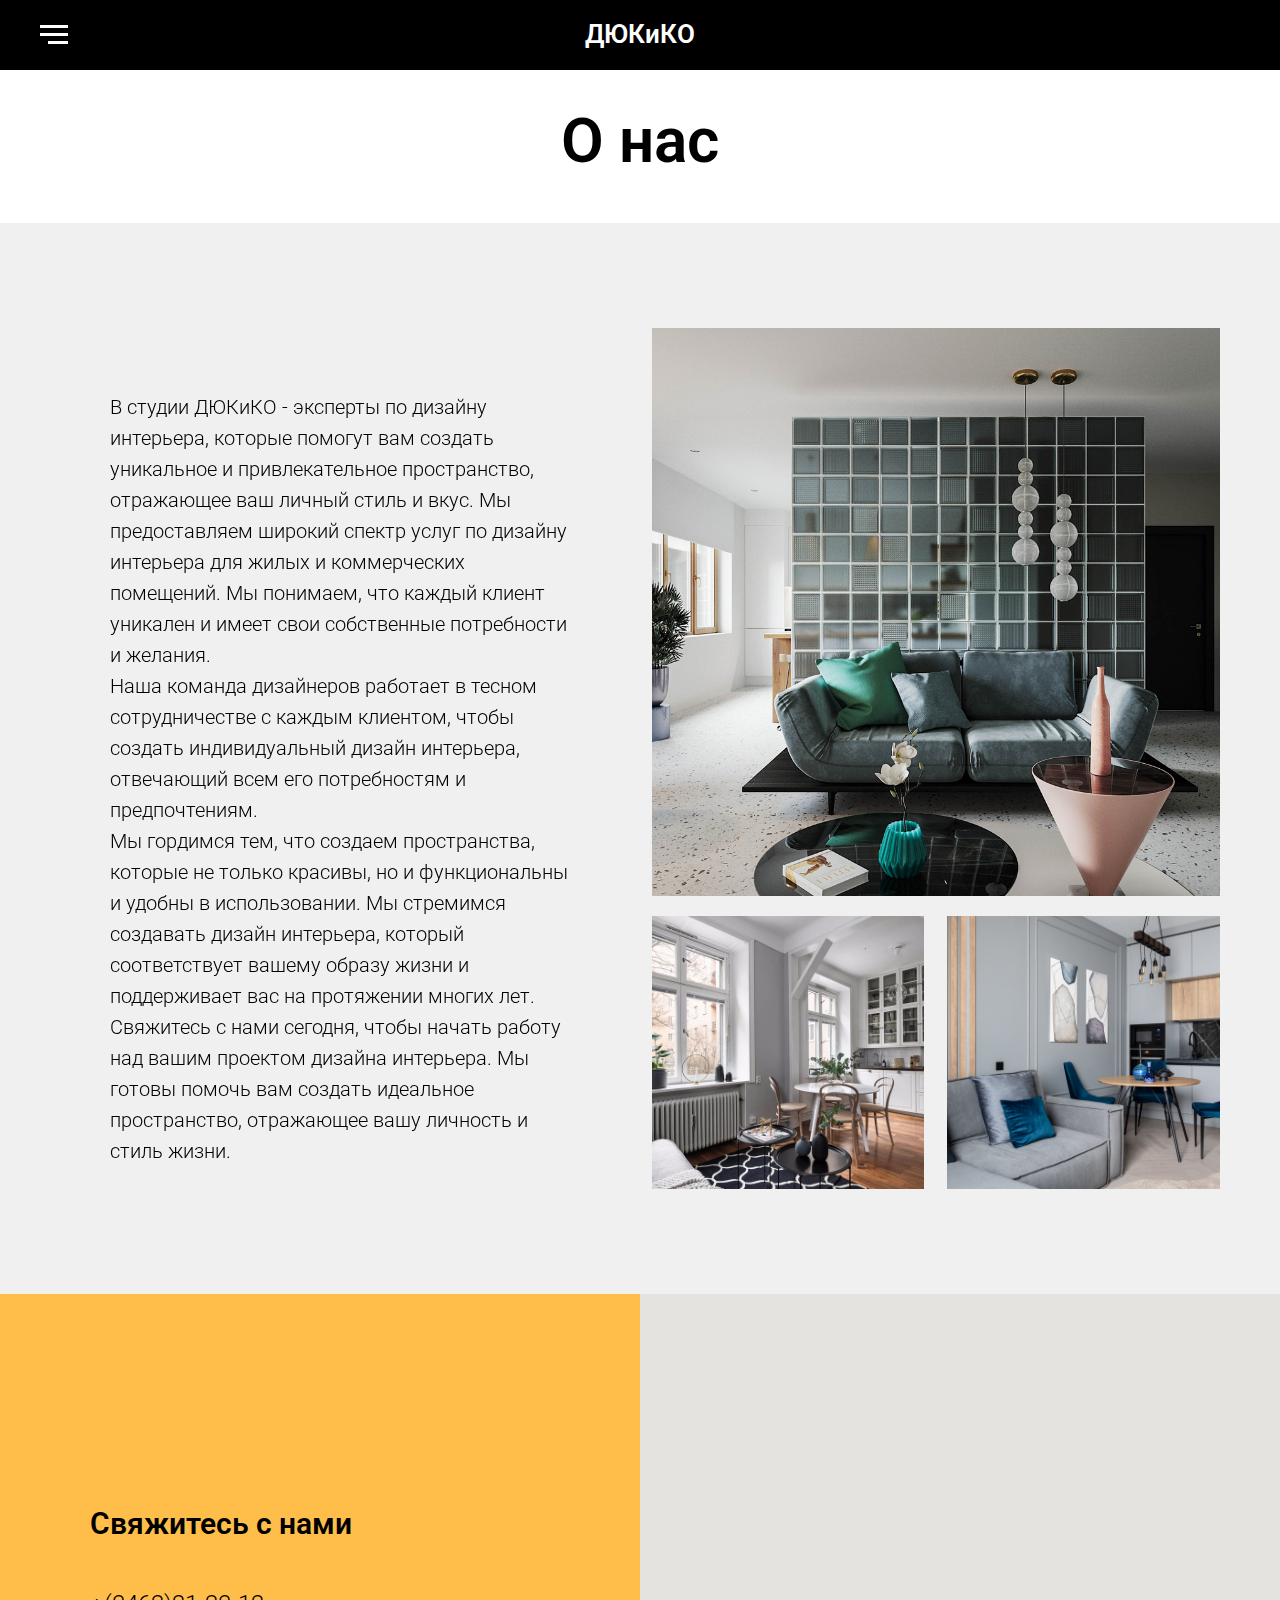
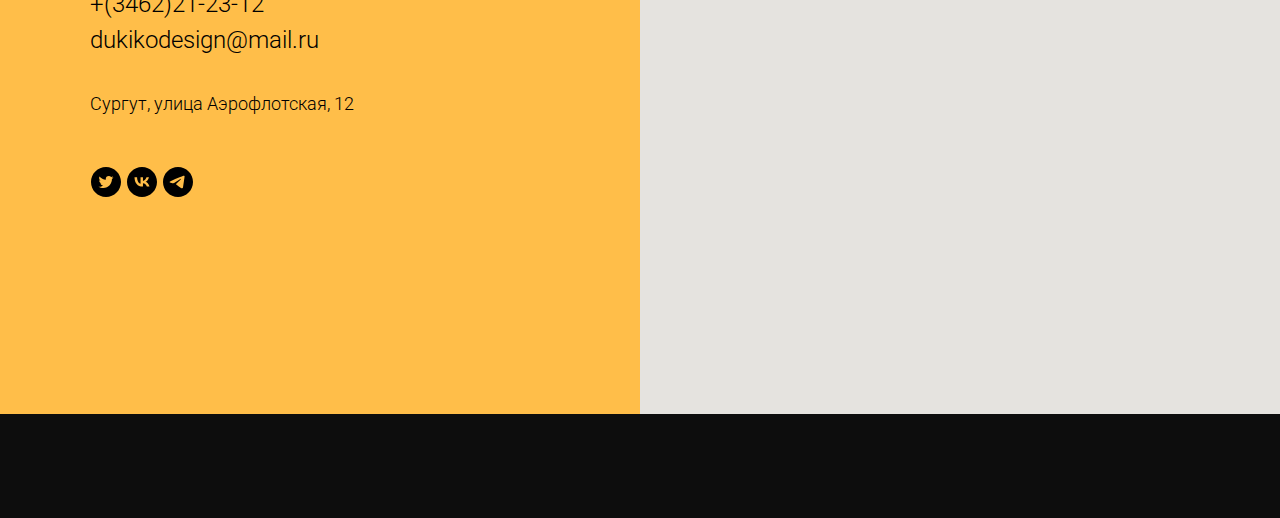
<file: О НАС/onass.html>
<!DOCTYPE html>
<html>
   <head>
      <meta charset="utf-8" />
      <meta http-equiv="Content-Type" content="text/html; charset=utf-8" />
      <meta name="viewport" content="width=device-width, initial-scale=1.0" />
      <!--metatextblock-->
      <title>О нас</title>
      <meta property="og:url" content="onas" />
      <meta property="og:title" content="О нас" />
      <meta property="og:description" content="" />
      <meta property="og:type" content="website" />
      <meta property="og:image" content="images/tild3739-3734-4637-a337-343939636631__-__resize__504x__image.png" />
      <link rel="canonical" href="onas">
      <!--/metatextblock-->
      <meta name="format-detection" content="telephone=no" />
      <meta http-equiv="x-dns-prefetch-control" content="on">
      <link rel="dns-prefetch" href="https://ws.tildacdn.com">
      <link rel="shortcut icon" href="images/tildafavicon.ico" type="image/x-icon" />
      <!-- Assets --><script src="https://neo.tildacdn.com/js/tilda-fallback-1.0.min.js" async charset="utf-8"></script>
      <link rel="stylesheet" href="css/tilda-grid-3.0.min.css" type="text/css" media="all" onerror="this.loaderr='y';"/>
      <link rel="stylesheet" href="css/tilda-blocks-page35960157.min.css?t=1684321164" type="text/css" media="all" onerror="this.loaderr='y';" />
      <link rel="preconnect" href="https://fonts.gstatic.com">
      <link href="https://fonts.googleapis.com/css2?family=Roboto:wght@300;400;500;700&subset=latin,cyrillic" rel="stylesheet">
      <link rel="stylesheet" href="css/tilda-slds-1.4.min.css" type="text/css" media="print" onload="this.media='all';" onerror="this.loaderr='y';" />
      <noscript>
         <link rel="stylesheet" href="css/tilda-slds-1.4.min.css" type="text/css" media="all" />
      </noscript>
      <script type="text/javascript">(function (d) {
         if (!d.visibilityState) {
         var s = d.createElement('script');
         s.src = 'js/tilda-polyfill-1.0.min.js';
         d.getElementsByTagName('head')[0].appendChild(s);
         }
         })(document);
         function t_onReady(func) {
         if (document.readyState != 'loading') {
         func();
         } else {
         document.addEventListener('DOMContentLoaded', func);
         }
         }
         function t_onFuncLoad(funcName, okFunc, time) {
         if (typeof window[funcName] === 'function') {
         okFunc();
         } else {
         setTimeout(function() {
         t_onFuncLoad(funcName, okFunc, time);
         },(time || 100));
         }
         }function t_throttle(fn, threshhold, scope) {return function () {fn.apply(scope || this, arguments);};}
      </script><script src="js/tilda-scripts-3.0.min.js" charset="utf-8" defer onerror="this.loaderr='y';"></script><script src="js/tilda-blocks-page35960157.min.js?t=1684321164" charset="utf-8" async onerror="this.loaderr='y';"></script><script src="js/lazyload-1.3.min.js" charset="utf-8" async onerror="this.loaderr='y';"></script><script src="js/tilda-menu-1.0.min.js" charset="utf-8" async onerror="this.loaderr='y';"></script><script src="js/tilda-slds-1.4.min.js" charset="utf-8" async onerror="this.loaderr='y';"></script><script src="js/hammer.min.js" charset="utf-8" async onerror="this.loaderr='y';"></script><script src="js/tilda-map-1.0.min.js" charset="utf-8" async onerror="this.loaderr='y';"></script><script src="js/tilda-skiplink-1.0.min.js" charset="utf-8" async onerror="this.loaderr='y';"></script><script src="js/tilda-events-1.0.min.js" charset="utf-8" async onerror="this.loaderr='y';"></script><script type="text/javascript">window.dataLayer = window.dataLayer || [];</script><script type="text/javascript">(function () {
         if((/bot|google|yandex|baidu|bing|msn|duckduckbot|teoma|slurp|crawler|spider|robot|crawling|facebook/i.test(navigator.userAgent))===false && typeof(sessionStorage)!='undefined' && sessionStorage.getItem('visited')!=='y' && document.visibilityState){
         var style=document.createElement('style');
         style.type='text/css';
         style.innerHTML='@media screen and (min-width: 980px) {.t-records {opacity: 0;}.t-records_animated {-webkit-transition: opacity ease-in-out .2s;-moz-transition: opacity ease-in-out .2s;-o-transition: opacity ease-in-out .2s;transition: opacity ease-in-out .2s;}.t-records.t-records_visible {opacity: 1;}}';
         document.getElementsByTagName('head')[0].appendChild(style);
         function t_setvisRecs(){
         var alr=document.querySelectorAll('.t-records');
         Array.prototype.forEach.call(alr, function(el) {
         el.classList.add("t-records_animated");
         });
         setTimeout(function () {
         Array.prototype.forEach.call(alr, function(el) {
         el.classList.add("t-records_visible");
         });
         sessionStorage.setItem("visited", "y");
         }, 400);
         } 
         document.addEventListener('DOMContentLoaded', t_setvisRecs);
         }
         })();
      </script>
   </head>
   <body class="t-body" style="margin:0;">
      <!--allrecords-->
      <div id="allrecords" data-tilda-export="yes" class="t-records" data-hook="blocks-collection-content-node" data-tilda-project-id="5278656" data-tilda-page-id="35960157" data-tilda-page-alias="onas" data-tilda-formskey="fe1d46901455001f9ba1056b85278656" data-tilda-lazy="yes">
         <div id="rec584710213" class="r t-rec" style=" " data-record-type="451" >
            <!-- T451 -->
            <div id="nav584710213marker"></div>
            <div id="nav584710213" class="t451" data-menu="yes" >
               <div class="t451__container t451__positionfixed t451__panel " data-appearoffset="" style="height: 70px;">
                  <div class="t451__container__bg" style="background-color: rgba(0,0,0,1); " data-bgcolor-hex="#000000" data-bgcolor-rgba="rgba(0,0,0,1)" data-navmarker="nav584710213marker" data-appearoffset="" data-bgopacity="1" data-menu-shadow="0px 1px 3px rgba(0,0,0,0.)"></div>
                  <div class="t451__menu__content ">
                     <div class="t451__burger-wrapper__mobile">
                        <div class="t-menuburger t-menuburger_third "><span style="background-color:#ffffff;"></span><span style="background-color:#ffffff;"></span><span style="background-color:#ffffff;"></span><span style="background-color:#ffffff;"></span></div>
                        <script>function t_menuburger_init(recid) {
                           var rec = document.querySelector('#rec' + recid);
                           if (!rec) return;
                           var burger = rec.querySelector('.t-menuburger');
                           if (!burger) return;
                           var isSecondStyle = burger.classList.contains('t-menuburger_second');
                           if (isSecondStyle && !window.isMobile && !('ontouchend' in document)) {
                           burger.addEventListener('mouseenter', function() {
                           if (burger.classList.contains('t-menuburger-opened')) return;
                           burger.classList.remove('t-menuburger-unhovered');
                           burger.classList.add('t-menuburger-hovered');
                           });
                           burger.addEventListener('mouseleave', function() {
                           if (burger.classList.contains('t-menuburger-opened')) return;
                           burger.classList.remove('t-menuburger-hovered');
                           burger.classList.add('t-menuburger-unhovered');
                           setTimeout(function() {
                           burger.classList.remove('t-menuburger-unhovered');
                           }, 300);
                           });
                           }
                           burger.addEventListener('click', function() {
                           if (!burger.closest('.tmenu-mobile') &&
                           !burger.closest('.t450__burger_container') &&
                           !burger.closest('.t466__container') &&
                           !burger.closest('.t204__burger')) {
                           burger.classList.toggle('t-menuburger-opened');
                           burger.classList.remove('t-menuburger-unhovered');
                           }
                           });
                           var menu = rec.querySelector('[data-menu="yes"]');
                           if (!menu) return;
                           var menuLinks = menu.querySelectorAll('.t-menu__link-item');
                           var submenuClassList = ['t978__menu-link_hook', 't978__tm-link', 't966__tm-link', 't794__tm-link', 't-menusub__target-link'];
                           Array.prototype.forEach.call(menuLinks, function (link) {
                           link.addEventListener('click', function () {
                           var isSubmenuHook = submenuClassList.some(function (submenuClass) {
                           return link.classList.contains(submenuClass);
                           });
                           if (isSubmenuHook) return;
                           burger.classList.remove('t-menuburger-opened');
                           });
                           });
                           menu.addEventListener('clickedAnchorInTooltipMenu', function () {
                           burger.classList.remove('t-menuburger-opened');
                           });
                           }
                           t_onReady(function() {
                           t_onFuncLoad('t_menuburger_init', function(){t_menuburger_init('584710213');});
                           });
                        </script>
                        <style>.t-menuburger {
                           position: relative;
                           flex-shrink: 0;
                           width: 28px;
                           height: 20px;
                           -webkit-transform: rotate(0deg);
                           transform: rotate(0deg);
                           transition: .5s ease-in-out;
                           cursor: pointer;
                           z-index: 999;
                           }
                           /*---menu burger lines---*/
                           .t-menuburger span {
                           display: block;
                           position: absolute;
                           width: 100%;
                           opacity: 1;
                           left: 0;
                           -webkit-transform: rotate(0deg);
                           transform: rotate(0deg);
                           transition: .25s ease-in-out;
                           height: 3px;
                           background-color: #000;
                           }
                           .t-menuburger span:nth-child(1) {
                           top: 0px;
                           }
                           .t-menuburger span:nth-child(2),
                           .t-menuburger span:nth-child(3) {
                           top: 8px;
                           }
                           .t-menuburger span:nth-child(4) {
                           top: 16px;
                           }
                           /*menu burger big*/
                           .t-menuburger__big {
                           width: 42px;
                           height: 32px;
                           }
                           .t-menuburger__big span {
                           height: 5px;
                           }
                           .t-menuburger__big span:nth-child(2),
                           .t-menuburger__big span:nth-child(3) {
                           top: 13px;
                           }
                           .t-menuburger__big span:nth-child(4) {
                           top: 26px;
                           }
                           /*menu burger small*/
                           .t-menuburger__small {
                           width: 22px;
                           height: 14px;
                           }
                           .t-menuburger__small span {
                           height: 2px;
                           }
                           .t-menuburger__small span:nth-child(2),
                           .t-menuburger__small span:nth-child(3) {
                           top: 6px;
                           }
                           .t-menuburger__small span:nth-child(4) {
                           top: 12px;
                           }
                           /*menu burger opened*/
                           .t-menuburger-opened span:nth-child(1) {
                           top: 8px;
                           width: 0%;
                           left: 50%;
                           }
                           .t-menuburger-opened span:nth-child(2) {
                           -webkit-transform: rotate(45deg);
                           transform: rotate(45deg);
                           }
                           .t-menuburger-opened span:nth-child(3) {
                           -webkit-transform: rotate(-45deg);
                           transform: rotate(-45deg);
                           }
                           .t-menuburger-opened span:nth-child(4) {
                           top: 8px;
                           width: 0%;
                           left: 50%;
                           }
                           .t-menuburger-opened.t-menuburger__big span:nth-child(1) {
                           top: 6px;
                           }
                           .t-menuburger-opened.t-menuburger__big span:nth-child(4) {
                           top: 18px;
                           }
                           .t-menuburger-opened.t-menuburger__small span:nth-child(1),
                           .t-menuburger-opened.t-menuburger__small span:nth-child(4) {
                           top: 6px;
                           }
                           /*---menu burger first style---*/
                           @media (hover), (min-width:0\0) {
                           .t-menuburger_first:hover span:nth-child(1) {
                           transform: translateY(1px);
                           }
                           .t-menuburger_first:hover span:nth-child(4) {
                           transform: translateY(-1px);
                           }
                           .t-menuburger_first.t-menuburger__big:hover span:nth-child(1) {
                           transform: translateY(3px);
                           }
                           .t-menuburger_first.t-menuburger__big:hover span:nth-child(4) {
                           transform: translateY(-3px);
                           }
                           }
                           /*---menu burger second style---*/
                           .t-menuburger_second span:nth-child(2),
                           .t-menuburger_second span:nth-child(3) {
                           width: 80%;
                           left: 20%;
                           right: 0;
                           }
                           @media (hover), (min-width:0\0) {
                           .t-menuburger_second.t-menuburger-hovered span:nth-child(2),
                           .t-menuburger_second.t-menuburger-hovered span:nth-child(3) {
                           animation: t-menuburger-anim 0.3s ease-out normal forwards;
                           }
                           .t-menuburger_second.t-menuburger-unhovered span:nth-child(2),
                           .t-menuburger_second.t-menuburger-unhovered span:nth-child(3) {
                           animation: t-menuburger-anim2 0.3s ease-out normal forwards;
                           }
                           }
                           .t-menuburger_second.t-menuburger-opened span:nth-child(2),
                           .t-menuburger_second.t-menuburger-opened span:nth-child(3){
                           left: 0;
                           right: 0;
                           width: 100%!important;
                           }
                           /*---menu burger third style---*/
                           .t-menuburger_third span:nth-child(4) {
                           width: 70%;
                           left: unset;
                           right: 0;
                           }
                           @media (hover), (min-width:0\0) {
                           .t-menuburger_third:not(.t-menuburger-opened):hover span:nth-child(4) {
                           width: 100%;
                           }
                           }
                           .t-menuburger_third.t-menuburger-opened span:nth-child(4) {
                           width: 0!important;
                           right: 50%;
                           }
                           /*---menu burger fourth style---*/
                           .t-menuburger_fourth {
                           height: 12px;
                           }
                           .t-menuburger_fourth.t-menuburger__small {
                           height: 8px;
                           }
                           .t-menuburger_fourth.t-menuburger__big {
                           height: 18px;
                           }
                           .t-menuburger_fourth span:nth-child(2),
                           .t-menuburger_fourth span:nth-child(3) {
                           top: 4px;
                           opacity: 0;
                           }
                           .t-menuburger_fourth span:nth-child(4) {
                           top: 8px;
                           }
                           .t-menuburger_fourth.t-menuburger__small span:nth-child(2),
                           .t-menuburger_fourth.t-menuburger__small span:nth-child(3) {
                           top: 3px;
                           }
                           .t-menuburger_fourth.t-menuburger__small span:nth-child(4) {
                           top: 6px;
                           }
                           .t-menuburger_fourth.t-menuburger__small span:nth-child(2),
                           .t-menuburger_fourth.t-menuburger__small span:nth-child(3) {
                           top: 3px;
                           }
                           .t-menuburger_fourth.t-menuburger__small span:nth-child(4) {
                           top: 6px;
                           }
                           .t-menuburger_fourth.t-menuburger__big span:nth-child(2),
                           .t-menuburger_fourth.t-menuburger__big span:nth-child(3) {
                           top: 6px;
                           }
                           .t-menuburger_fourth.t-menuburger__big span:nth-child(4) {
                           top: 12px;
                           }
                           @media (hover), (min-width:0\0) {
                           .t-menuburger_fourth:not(.t-menuburger-opened):hover span:nth-child(1) {
                           transform: translateY(1px);
                           }
                           .t-menuburger_fourth:not(.t-menuburger-opened):hover span:nth-child(4) {
                           transform: translateY(-1px);
                           }
                           .t-menuburger_fourth.t-menuburger__big:not(.t-menuburger-opened):hover span:nth-child(1) {
                           transform: translateY(3px);
                           }
                           .t-menuburger_fourth.t-menuburger__big:not(.t-menuburger-opened):hover span:nth-child(4) {
                           transform: translateY(-3px);
                           }
                           }
                           .t-menuburger_fourth.t-menuburger-opened span:nth-child(1),
                           .t-menuburger_fourth.t-menuburger-opened span:nth-child(4) {
                           top: 4px;
                           }
                           .t-menuburger_fourth.t-menuburger-opened span:nth-child(2),
                           .t-menuburger_fourth.t-menuburger-opened span:nth-child(3) {
                           opacity: 1;
                           }
                           /*---menu burger animations---*/
                           @keyframes t-menuburger-anim {
                           0% {
                           width: 80%;
                           left: 20%;
                           right: 0;
                           }
                           50% {
                           width: 100%;
                           left: 0;
                           right: 0;
                           }
                           100% {
                           width: 80%;
                           left: 0;
                           right: 20%;
                           }
                           }
                           @keyframes t-menuburger-anim2 {
                           0% {
                           width: 80%;
                           left: 0;
                           }
                           50% {
                           width: 100%;
                           right: 0;
                           left: 0;
                           }
                           100% {
                           width: 80%;
                           left: 20%;
                           right: 0;
                           }
                           }
                        </style>
                     </div>
                     <div class="t451__leftside t451__side t451__side_burger">
                        <div class="t-menuburger t-menuburger_third "><span style="background-color:#ffffff;"></span><span style="background-color:#ffffff;"></span><span style="background-color:#ffffff;"></span><span style="background-color:#ffffff;"></span></div>
                        <script>function t_menuburger_init(recid) {
                           var rec = document.querySelector('#rec' + recid);
                           if (!rec) return;
                           var burger = rec.querySelector('.t-menuburger');
                           if (!burger) return;
                           var isSecondStyle = burger.classList.contains('t-menuburger_second');
                           if (isSecondStyle && !window.isMobile && !('ontouchend' in document)) {
                           burger.addEventListener('mouseenter', function() {
                           if (burger.classList.contains('t-menuburger-opened')) return;
                           burger.classList.remove('t-menuburger-unhovered');
                           burger.classList.add('t-menuburger-hovered');
                           });
                           burger.addEventListener('mouseleave', function() {
                           if (burger.classList.contains('t-menuburger-opened')) return;
                           burger.classList.remove('t-menuburger-hovered');
                           burger.classList.add('t-menuburger-unhovered');
                           setTimeout(function() {
                           burger.classList.remove('t-menuburger-unhovered');
                           }, 300);
                           });
                           }
                           burger.addEventListener('click', function() {
                           if (!burger.closest('.tmenu-mobile') &&
                           !burger.closest('.t450__burger_container') &&
                           !burger.closest('.t466__container') &&
                           !burger.closest('.t204__burger')) {
                           burger.classList.toggle('t-menuburger-opened');
                           burger.classList.remove('t-menuburger-unhovered');
                           }
                           });
                           var menu = rec.querySelector('[data-menu="yes"]');
                           if (!menu) return;
                           var menuLinks = menu.querySelectorAll('.t-menu__link-item');
                           var submenuClassList = ['t978__menu-link_hook', 't978__tm-link', 't966__tm-link', 't794__tm-link', 't-menusub__target-link'];
                           Array.prototype.forEach.call(menuLinks, function (link) {
                           link.addEventListener('click', function () {
                           var isSubmenuHook = submenuClassList.some(function (submenuClass) {
                           return link.classList.contains(submenuClass);
                           });
                           if (isSubmenuHook) return;
                           burger.classList.remove('t-menuburger-opened');
                           });
                           });
                           menu.addEventListener('clickedAnchorInTooltipMenu', function () {
                           burger.classList.remove('t-menuburger-opened');
                           });
                           }
                           t_onReady(function() {
                           t_onFuncLoad('t_menuburger_init', function(){t_menuburger_init('584710213');});
                           });
                        </script>
                        <style>.t-menuburger {
                           position: relative;
                           flex-shrink: 0;
                           width: 28px;
                           height: 20px;
                           -webkit-transform: rotate(0deg);
                           transform: rotate(0deg);
                           transition: .5s ease-in-out;
                           cursor: pointer;
                           z-index: 999;
                           }
                           /*---menu burger lines---*/
                           .t-menuburger span {
                           display: block;
                           position: absolute;
                           width: 100%;
                           opacity: 1;
                           left: 0;
                           -webkit-transform: rotate(0deg);
                           transform: rotate(0deg);
                           transition: .25s ease-in-out;
                           height: 3px;
                           background-color: #000;
                           }
                           .t-menuburger span:nth-child(1) {
                           top: 0px;
                           }
                           .t-menuburger span:nth-child(2),
                           .t-menuburger span:nth-child(3) {
                           top: 8px;
                           }
                           .t-menuburger span:nth-child(4) {
                           top: 16px;
                           }
                           /*menu burger big*/
                           .t-menuburger__big {
                           width: 42px;
                           height: 32px;
                           }
                           .t-menuburger__big span {
                           height: 5px;
                           }
                           .t-menuburger__big span:nth-child(2),
                           .t-menuburger__big span:nth-child(3) {
                           top: 13px;
                           }
                           .t-menuburger__big span:nth-child(4) {
                           top: 26px;
                           }
                           /*menu burger small*/
                           .t-menuburger__small {
                           width: 22px;
                           height: 14px;
                           }
                           .t-menuburger__small span {
                           height: 2px;
                           }
                           .t-menuburger__small span:nth-child(2),
                           .t-menuburger__small span:nth-child(3) {
                           top: 6px;
                           }
                           .t-menuburger__small span:nth-child(4) {
                           top: 12px;
                           }
                           /*menu burger opened*/
                           .t-menuburger-opened span:nth-child(1) {
                           top: 8px;
                           width: 0%;
                           left: 50%;
                           }
                           .t-menuburger-opened span:nth-child(2) {
                           -webkit-transform: rotate(45deg);
                           transform: rotate(45deg);
                           }
                           .t-menuburger-opened span:nth-child(3) {
                           -webkit-transform: rotate(-45deg);
                           transform: rotate(-45deg);
                           }
                           .t-menuburger-opened span:nth-child(4) {
                           top: 8px;
                           width: 0%;
                           left: 50%;
                           }
                           .t-menuburger-opened.t-menuburger__big span:nth-child(1) {
                           top: 6px;
                           }
                           .t-menuburger-opened.t-menuburger__big span:nth-child(4) {
                           top: 18px;
                           }
                           .t-menuburger-opened.t-menuburger__small span:nth-child(1),
                           .t-menuburger-opened.t-menuburger__small span:nth-child(4) {
                           top: 6px;
                           }
                           /*---menu burger first style---*/
                           @media (hover), (min-width:0\0) {
                           .t-menuburger_first:hover span:nth-child(1) {
                           transform: translateY(1px);
                           }
                           .t-menuburger_first:hover span:nth-child(4) {
                           transform: translateY(-1px);
                           }
                           .t-menuburger_first.t-menuburger__big:hover span:nth-child(1) {
                           transform: translateY(3px);
                           }
                           .t-menuburger_first.t-menuburger__big:hover span:nth-child(4) {
                           transform: translateY(-3px);
                           }
                           }
                           /*---menu burger second style---*/
                           .t-menuburger_second span:nth-child(2),
                           .t-menuburger_second span:nth-child(3) {
                           width: 80%;
                           left: 20%;
                           right: 0;
                           }
                           @media (hover), (min-width:0\0) {
                           .t-menuburger_second.t-menuburger-hovered span:nth-child(2),
                           .t-menuburger_second.t-menuburger-hovered span:nth-child(3) {
                           animation: t-menuburger-anim 0.3s ease-out normal forwards;
                           }
                           .t-menuburger_second.t-menuburger-unhovered span:nth-child(2),
                           .t-menuburger_second.t-menuburger-unhovered span:nth-child(3) {
                           animation: t-menuburger-anim2 0.3s ease-out normal forwards;
                           }
                           }
                           .t-menuburger_second.t-menuburger-opened span:nth-child(2),
                           .t-menuburger_second.t-menuburger-opened span:nth-child(3){
                           left: 0;
                           right: 0;
                           width: 100%!important;
                           }
                           /*---menu burger third style---*/
                           .t-menuburger_third span:nth-child(4) {
                           width: 70%;
                           left: unset;
                           right: 0;
                           }
                           @media (hover), (min-width:0\0) {
                           .t-menuburger_third:not(.t-menuburger-opened):hover span:nth-child(4) {
                           width: 100%;
                           }
                           }
                           .t-menuburger_third.t-menuburger-opened span:nth-child(4) {
                           width: 0!important;
                           right: 50%;
                           }
                           /*---menu burger fourth style---*/
                           .t-menuburger_fourth {
                           height: 12px;
                           }
                           .t-menuburger_fourth.t-menuburger__small {
                           height: 8px;
                           }
                           .t-menuburger_fourth.t-menuburger__big {
                           height: 18px;
                           }
                           .t-menuburger_fourth span:nth-child(2),
                           .t-menuburger_fourth span:nth-child(3) {
                           top: 4px;
                           opacity: 0;
                           }
                           .t-menuburger_fourth span:nth-child(4) {
                           top: 8px;
                           }
                           .t-menuburger_fourth.t-menuburger__small span:nth-child(2),
                           .t-menuburger_fourth.t-menuburger__small span:nth-child(3) {
                           top: 3px;
                           }
                           .t-menuburger_fourth.t-menuburger__small span:nth-child(4) {
                           top: 6px;
                           }
                           .t-menuburger_fourth.t-menuburger__small span:nth-child(2),
                           .t-menuburger_fourth.t-menuburger__small span:nth-child(3) {
                           top: 3px;
                           }
                           .t-menuburger_fourth.t-menuburger__small span:nth-child(4) {
                           top: 6px;
                           }
                           .t-menuburger_fourth.t-menuburger__big span:nth-child(2),
                           .t-menuburger_fourth.t-menuburger__big span:nth-child(3) {
                           top: 6px;
                           }
                           .t-menuburger_fourth.t-menuburger__big span:nth-child(4) {
                           top: 12px;
                           }
                           @media (hover), (min-width:0\0) {
                           .t-menuburger_fourth:not(.t-menuburger-opened):hover span:nth-child(1) {
                           transform: translateY(1px);
                           }
                           .t-menuburger_fourth:not(.t-menuburger-opened):hover span:nth-child(4) {
                           transform: translateY(-1px);
                           }
                           .t-menuburger_fourth.t-menuburger__big:not(.t-menuburger-opened):hover span:nth-child(1) {
                           transform: translateY(3px);
                           }
                           .t-menuburger_fourth.t-menuburger__big:not(.t-menuburger-opened):hover span:nth-child(4) {
                           transform: translateY(-3px);
                           }
                           }
                           .t-menuburger_fourth.t-menuburger-opened span:nth-child(1),
                           .t-menuburger_fourth.t-menuburger-opened span:nth-child(4) {
                           top: 4px;
                           }
                           .t-menuburger_fourth.t-menuburger-opened span:nth-child(2),
                           .t-menuburger_fourth.t-menuburger-opened span:nth-child(3) {
                           opacity: 1;
                           }
                           /*---menu burger animations---*/
                           @keyframes t-menuburger-anim {
                           0% {
                           width: 80%;
                           left: 20%;
                           right: 0;
                           }
                           50% {
                           width: 100%;
                           left: 0;
                           right: 0;
                           }
                           100% {
                           width: 80%;
                           left: 0;
                           right: 20%;
                           }
                           }
                           @keyframes t-menuburger-anim2 {
                           0% {
                           width: 80%;
                           left: 0;
                           }
                           50% {
                           width: 100%;
                           right: 0;
                           left: 0;
                           }
                           100% {
                           width: 80%;
                           left: 20%;
                           right: 0;
                           }
                           }
                        </style>
                     </div>
                     <div class="t451__centerside t451__side">
                        <div class="t451__logo__container t451__textlogo__container">
                           <div class="t451__logo__content">
                              <a class="t451__logo" href="../ГЛАВНАЯ/glavnaya.html" style="color:#ffffff;">
                                 <div field="title" class="t-heading t-heading_xs" style="color:#ffffff;">ДЮКиКО</div>
                              </a>
                           </div>
                        </div>
                     </div>
                     <div class="t451__rightside t451__side t451__side_socials"></div>
                  </div>
               </div>
            </div>
            <div class="t451m__overlay">
               <div class="t451m__overlay_bg" style=" "></div>
            </div>
            <div class="t451 t451m t451m__left" data-tooltip-hook="" style="">
               <button type="button" class="t451m__close-button t451m__close t451m_opened" aria-label="Закрыть меню">
                  <div class="t451m__close_icon"><span style="background-color:#ffffff;"></span><span style="background-color:#ffffff;"></span><span style="background-color:#ffffff;"></span><span style="background-color:#ffffff;"></span></div>
               </button>
               <div class="t451m__container t-align_left">
                  <div class="t451m__top">
                     <nav class="t451m__menu" 
                        aria-label="Основные разделы на странице">
                        <ul class="t451m__list" 
                           role="menubar" aria-label="Основные разделы на странице">
                           <li class="t451m__list_item" 
                              role="none" 
                              ><a class="t-menu__link-item" 
                              href="../ГЛАВНАЯ/glavnaya.html"
                              target="_blank" 
                              role="menuitem" tabindex="0" data-menu-submenu-hook="" data-menu-item-number="1" 
                              style="color:#ffffff;font-size:21px;">Услуги</a></li>
                           <li class="t451m__list_item" 
                              role="none" 
                              ><a class="t-menu__link-item" 
                              href="../ГЛАВНАЯ/glavnaya.html"
                              role="menuitem" tabindex="0" data-menu-submenu-hook="" data-menu-item-number="2" 
                              style="color:#ffffff;font-size:21px;">О нас</a></li>
                           <li class="t451m__list_item" 
                              role="none" 
                              ><a class="t-menu__link-item" 
                              href="../ГЛАВНАЯ/glavnaya.html"
                              role="menuitem" tabindex="0" data-menu-submenu-hook="" data-menu-item-number="3" 
                              style="color:#ffffff;font-size:21px;">Портфолио</a></li>
                           <li class="t451m__list_item" 
                              role="none" 
                              ><a class="t-menu__link-item" 
                              href="../ГЛАВНАЯ/glavnaya.html"
                              role="menuitem" tabindex="0" data-menu-submenu-hook="" data-menu-item-number="4" 
                              style="color:#ffffff;font-size:21px;">Цены</a></li>
                           <li class="t451m__list_item" 
                              role="none" 
                              ><a class="t-menu__link-item" 
                              href="../ГЛАВНАЯ/glavnaya.html"
                              role="menuitem" tabindex="0" data-menu-submenu-hook="" data-menu-item-number="5" 
                              style="color:#ffffff;font-size:21px;">Схема работы</a></li>
                           <li class="t451m__list_item" 
                              role="none" 
                              ><a class="t-menu__link-item" 
                              href="../ГЛАВНАЯ/glavnaya.html"
                              role="menuitem" tabindex="0" data-menu-submenu-hook="" data-menu-item-number="6" 
                              style="color:#ffffff;font-size:21px;">Контакты</a></li>
                        </ul>
                     </nav>
                  </div>
                  <div class="t451m__rightside">
                     <div class="t451m__rightcontainer">
                        <div class="t451m__right_descr t-descr t-descr_xs" field="descr" style="">© 2023 ДЮКиКО</div>
                     </div>
                  </div>
               </div>
            </div>
            <script>t_onReady(function(){
               var rec = document.querySelector("#rec584710213");
               if (!rec) return
               rec.setAttribute('data-animationappear', 'off');
               rec.style.opacity = 1;
               t_onFuncLoad('t451_initMenu', function () {
               t451_initMenu('584710213');
               });
               });
            </script> 
            <style>#rec584710213 .t-menu__link-item{
               -webkit-transition: color 0.3s ease-in-out, opacity 0.3s ease-in-out;
               transition: color 0.3s ease-in-out, opacity 0.3s ease-in-out; 
               position: relative;
               }
               #rec584710213 .t-menu__link-item:not(.t-active):not(.tooltipstered)::after {
               content: '';
               position: absolute;
               left: 0;
               bottom: 20%;
               opacity: 0;
               width: 100%;
               height: 100%;
               border-bottom: 1px solid #ffffff;
               -webkit-box-shadow: inset 0px -1px 0px 0px #ffffff;
               -moz-box-shadow: inset 0px -1px 0px 0px #ffffff;
               box-shadow: inset 0px -1px 0px 0px #ffffff;
               -webkit-transition: all 0.3s ease;
               transition: all 0.3s ease;
               }
               #rec584710213 .t-menu__link-item:not(.t-active):not(.tooltipstered):hover{
               color: #ffbe49 !important; }
               #rec584710213 .t-menu__link-item:not(.t-active):not(.tooltipstered):hover::after{
               opacity: 1;
               bottom: -1px; }
               @supports (overflow:-webkit-marquee) and (justify-content:inherit)
               {
               #rec584710213 .t-menu__link-item,
               #rec584710213 .t-menu__link-item.t-active {
               opacity: 1 !important;
               }
               }
            </style>
         </div>
         <div id="rec581023027" class="r t-rec t-rec_pt_105 t-rec_pb_45" style="padding-top:105px;padding-bottom:45px; " data-record-type="60" >
            <!-- T050 -->
            <div class="t050">
               <div class="t-container t-align_center">
                  <div class="t-col t-col_10 t-prefix_1">
                     <div class="t050__title t-title t-title_xxl" field="title" style="">
                        <div style="font-size: 62px;" data-customstyle="yes">О нас</div>
                     </div>
                  </div>
               </div>
            </div>
         </div>
         <div id="rec581420710" class="r t-rec t-rec_pt_105 t-rec_pb_105" style="padding-top:105px;padding-bottom:105px;background-color:#f0f0f0; " data-record-type="287" data-bg-color="#f0f0f0">
            <!-- t268 -->
            <div class="t268">
               <div class="t-container">
                  <div class="t-col t-col_12 ">
                     <div class="t268__wrapper t268__clearfix ">
                        <div class="t268__col t268__col-left" style="background-color:#f0f0f0;">
                           <div class="t268__content">
                              <div class="t268__title t-descr t-descr_xxxl" field="title" style="color:#000000;"></div>
                              <div class="t268__descr t-text t-text_md" field="text" style="color:#000000;">В студии ДЮКиКО - эксперты по дизайну интерьера, которые помогут вам создать уникальное и привлекательное пространство, отражающее ваш личный стиль и вкус. Мы предоставляем широкий спектр услуг по дизайну интерьера для жилых и коммерческих помещений. Мы понимаем, что каждый клиент уникален и имеет свои собственные потребности и желания.<br />Наша команда дизайнеров работает в тесном сотрудничестве с каждым клиентом, чтобы создать индивидуальный дизайн интерьера, отвечающий всем его потребностям и предпочтениям. <br />Мы гордимся тем, что создаем пространства, которые не только красивы, но и функциональны и удобны в использовании. Мы стремимся создавать дизайн интерьера, который соответствует вашему образу жизни и поддерживает вас на протяжении многих лет.<br />Свяжитесь с нами сегодня, чтобы начать работу над вашим проектом дизайна интерьера. Мы готовы помочь вам создать идеальное пространство, отражающее вашу личность и стиль жизни.<br /><br /></div>
                           </div>
                        </div>
                        <div class="t268__col t268__col-right">
                           <div class="t268__img-wrapper t268__img-wrapper_big">
                              <div class="t268__separator-small"></div>
                              <meta itemprop="image" content="images/tild3739-3734-4637-a337-343939636631__image.png">
                              <div class="t268__img t-bgimg" data-original="images/tild3739-3734-4637-a337-343939636631__image.png" 
                                 imgfield="img"
                                 style="background-image: url('images/tild3739-3734-4637-a337-343939636631__-__resizeb__20x__image.png');"
                                 ></div>
                           </div>
                           <div class="t268__img-block t268__clearfix">
                              <div class="t268__col-small">
                                 <div class="t268__img-wrapper">
                                    <div class="t268__separator-small"></div>
                                    <meta itemprop="image" content="images/tild6630-6635-4866-b333-353166313961__image.png">
                                    <div class="t268__img t-bgimg" data-original="images/tild6630-6635-4866-b333-353166313961__image.png" 
                                       imgfield="img2"
                                       style="background-image: url('images/tild6630-6635-4866-b333-353166313961__-__resizeb__20x__image.png');"
                                       ></div>
                                 </div>
                              </div>
                              <div class="t268__col-small">
                                 <div class="t268__img-wrapper">
                                    <div class="t268__separator-small"></div>
                                    <meta itemprop="image" content="images/tild3237-3734-4563-a230-343035373763__image.png">
                                    <div class="t268__img t-bgimg" data-original="images/tild3237-3734-4563-a230-343035373763__image.png" 
                                       imgfield="img3"
                                       style="background-image: url('images/tild3237-3734-4563-a230-343035373763__-__resizeb__20x__image.png');"
                                       ></div>
                                 </div>
                              </div>
                           </div>
                        </div>
                     </div>
                  </div>
               </div>
            </div>
            <script>t_onReady(function() {
               t_onFuncLoad('t268_init', function() {
               t268_init('581420710');
               });
               });
            </script>
         </div>
         <div id="rec581022963" class="r t-rec" style=" " data-animationappear="off" data-record-type="570" >
            <!-- t570 -->
            <div class="t570">
               <div class="t-width t-width_100 t570__mainblock" style="margin:0 auto; background-color:#ffbe49;">
                  <div class="t570__col t570__col_text" style="background-color:#ffbe49;">
                     <div class="t570__contentbox" style="background-color:#ffbe49; height:80vh;">
                        <div class="t570__contentwrapper t570__padding_lg">
                           <div class="t570__title t-heading t-heading_sm" style="color:#000000;font-size:30px;" field="title">Свяжитесь с нами<br /></div>
                           <div class="t570__descr t-descr t-descr_xl" style="color:#000000;" field="descr">+(3462)21-23-12<br />dukikodesign@mail.ru</div>
                           <div class="t570__text t-text t-text_sm" style="color:#000000;" field="text">Сургут, улица Аэрофлотская, 12</div>
                           <div class="t-sociallinks">
                              <div class="t-sociallinks__wrapper">
                                 <!-- new soclinks -->
                                 <div class="t-sociallinks__item t-sociallinks__item_twitter">
                                    <a href="/" target="_blank" rel="nofollow" style="width: 30px; height: 30px;">
                                       <svg class="t-sociallinks__svg" width=30px height=30px viewBox="0 0 100 100" fill="none" xmlns="http://www.w3.org/2000/svg">
                                          <path fill-rule="evenodd" clip-rule="evenodd" d="M50 100c27.614 0 50-22.386 50-50S77.614 0 50 0 0 22.386 0 50s22.386 50 50 50Zm19.091-63.636c2.046-.227 4.09-.682 5.909-1.591-1.364 2.045-2.954 3.863-5.228 5v1.364c0 13.636-10.227 29.09-29.09 29.09-5.909 0-11.137-1.59-15.682-4.545.909.227 1.59.227 2.5.227 4.773 0 9.318-1.59 12.727-4.318-4.545 0-8.181-2.955-9.545-7.046.455.227 1.137.227 1.818.227.907 0 1.814-.226 2.72-.453l.008-.002c-4.772-.909-8.182-5-8.182-10v-.227a8.196 8.196 0 0 0 4.546 1.364c-2.727-1.819-4.546-4.773-4.546-8.41 0-2.045.455-3.636 1.364-5.226 5.227 6.136 12.727 10.227 21.136 10.682-.227-.682-.227-1.364-.227-2.273A10.184 10.184 0 0 1 59.546 30c2.954 0 5.681 1.136 7.5 3.181 2.5-.454 4.545-1.362 6.59-2.5-.909 2.501-2.5 4.319-4.545 5.683Z" fill="#000000"/>
                                       </svg>
                                    </a>
                                 </div>
                                 <div class="t-sociallinks__item t-sociallinks__item_vk">
                                    <a href="/" target="_blank" rel="nofollow" style="width: 30px; height: 30px;">
                                       <svg class="t-sociallinks__svg" width=30px height=30px viewBox="0 0 100 100" fill="none" xmlns="http://www.w3.org/2000/svg">
                                          <path fill-rule="evenodd" clip-rule="evenodd" d="M50 100c27.614 0 50-22.386 50-50S77.614 0 50 0 0 22.386 0 50s22.386 50 50 50ZM25 34c.406 19.488 10.15 31.2 27.233 31.2h.968V54.05c6.278.625 11.024 5.216 12.93 11.15H75c-2.436-8.87-8.838-13.773-12.836-15.647C66.162 47.242 71.783 41.62 73.126 34h-8.058c-1.749 6.184-6.932 11.805-11.867 12.336V34h-8.057v21.611C40.147 54.362 33.838 48.304 33.556 34H25Z" fill="#000000"/>
                                       </svg>
                                    </a>
                                 </div>
                                 <div class="t-sociallinks__item t-sociallinks__item_telegram">
                                    <a href="/" target="_blank" rel="nofollow" style="width: 30px; height: 30px;">
                                       <svg class="t-sociallinks__svg" width=30px height=30px viewBox="0 0 100 100" fill="none" xmlns="http://www.w3.org/2000/svg">
                                          <path fill-rule="evenodd" clip-rule="evenodd" d="M50 100c27.614 0 50-22.386 50-50S77.614 0 50 0 0 22.386 0 50s22.386 50 50 50Zm21.977-68.056c.386-4.38-4.24-2.576-4.24-2.576-3.415 1.414-6.937 2.85-10.497 4.302-11.04 4.503-22.444 9.155-32.159 13.734-5.268 1.932-2.184 3.864-2.184 3.864l8.351 2.577c3.855 1.16 5.91-.129 5.91-.129l17.988-12.238c6.424-4.38 4.882-.773 3.34.773l-13.49 12.882c-2.056 1.804-1.028 3.35-.129 4.123 2.55 2.249 8.82 6.364 11.557 8.16.712.467 1.185.778 1.292.858.642.515 4.111 2.834 6.424 2.319 2.313-.516 2.57-3.479 2.57-3.479l3.083-20.226c.462-3.511.993-6.886 1.417-9.582.4-2.546.705-4.485.767-5.362Z" fill="#000000"/>
                                       </svg>
                                    </a>
                                 </div>
                                 <!-- /new soclinks -->
                              </div>
                           </div>
                        </div>
                     </div>
                  </div>
                  <div class="t-map-lazyload t570__map t570__col" data-maplazy-load="false">
                     <div class="t-map" id="separateMap581022963" data-map-language="" data-map-x="-74.005941" data-map-y="40.7127837" data-map-zoom="17" data-map-title="Свяжитесь с нами " style="width:100%; height:80vh;" data-map-style='[{"featureType":"water","elementType":"geometry.fill","stylers":[{"color":"#d3d3d3"}]},{"featureType":"transit","stylers":[{"color":"#808080"},{"visibility":"off"}]},{"featureType":"road.highway","elementType":"geometry.stroke","stylers":[{"visibility":"on"},{"color":"#b3b3b3"}]},{"featureType":"road.highway","elementType":"geometry.fill","stylers":[{"color":"#ffffff"}]},{"featureType":"road.local","elementType":"geometry.fill","stylers":[{"visibility":"on"},{"color":"#ffffff"},{"weight":1.8}]},{"featureType":"road.local","elementType":"geometry.stroke","stylers":[{"color":"#d7d7d7"}]},{"featureType":"poi","elementType":"geometry.fill","stylers":[{"visibility":"on"},{"color":"#ebebeb"}]},{"featureType":"administrative","elementType":"geometry","stylers":[{"color":"#a7a7a7"}]},{"featureType":"road.arterial","elementType":"geometry.fill","stylers":[{"color":"#ffffff"}]},{"featureType":"road.arterial","elementType":"geometry.fill","stylers":[{"color":"#ffffff"}]},{"featureType":"landscape","elementType":"geometry.fill","stylers":[{"visibility":"on"},{"color":"#efefef"}]},{"featureType":"road","elementType":"labels.text.fill","stylers":[{"color":"#696969"}]},{"featureType":"administrative","elementType":"labels.text.fill","stylers":[{"visibility":"on"},{"color":"#737373"}]},{"featureType":"poi","elementType":"labels.icon","stylers":[{"visibility":"off"}]},{"featureType":"poi","elementType":"labels","stylers":[{"visibility":"off"}]},{"featureType":"road.arterial","elementType":"geometry.stroke","stylers":[{"color":"#d6d6d6"}]},{"featureType":"road","elementType":"labels.icon","stylers":[{"visibility":"off"}]},{},{"featureType":"poi","elementType":"geometry.fill","stylers":[{"color":"#dadada"}]}]' ></div>
                     <script type="text/javascript">var arMapMarkers581022963 = [
                        {
                        title: "OOO",
                        descr: "",
                        lat: "61.282641",
                        lng: "73.378660",
                        },
                        ];
                        t_onReady(function () {
                        t_map_lazyload_add_map();
                        window.addEventListener('scroll', t_throttle(t_map_lazyload_add_map, 300));
                        function t_map_lazyload_add_map() {
                        var windowHeight = window.innerHeight;
                        var scrollDiffHeigth = 700;
                        var rec = document.getElementById('rec' + 581022963);
                        if (!rec) return;
                        var map = rec.querySelector('.t-map-lazyload');
                        if (!map) return;
                        var blockTop = map.getBoundingClientRect().top + window.pageYOffset;
                        if (window.pageYOffset > blockTop - windowHeight - scrollDiffHeigth) {
                        if (map.getAttribute('data-maplazy-load') === 'false') {
                        map.setAttribute('data-maplazy-load', 'true');
                        t_onFuncLoad('t_appendGoogleMap', function () {
                        t_appendGoogleMap("581022963","");
                        });
                        }
                        }
                        }
                        });
                     </script>
                  </div>
               </div>
            </div>
            <script>t_onReady(function () {
               var rec = document.getElementById('rec581022963');
               if (!rec) return;
               t_onFuncLoad('t570_init', function () {
               t570_init('581022963');
               });
               var wrapperBlock = rec.querySelector('.t570');
               if (wrapperBlock) {
               wrapperBlock.addEventListener('displayChanged', function () {
               t570_setMapHeight('581022963');
               });
               }
               });
            </script> 
         </div>
         <div id="rec581420579" class="r t-rec t-rec_pt_30 t-rec_pb_60" style="padding-top:30px;padding-bottom:60px;background-color:#0d0d0d; " data-record-type="56" data-bg-color="#0d0d0d">
            <!-- T046 -->
            <div class="t046">
               <div class="t-container">
                  <div class="t-col t-col_6 t-prefix_3">
                     <div class="t046__text t-text t-text_xs" style="" field="text">
                        <div style="color: rgb(157, 157, 157);" data-customstyle="yes"></div>
                     </div>
                  </div>
               </div>
            </div>
         </div>
      </div>
   
   </body>
</html>
</file>
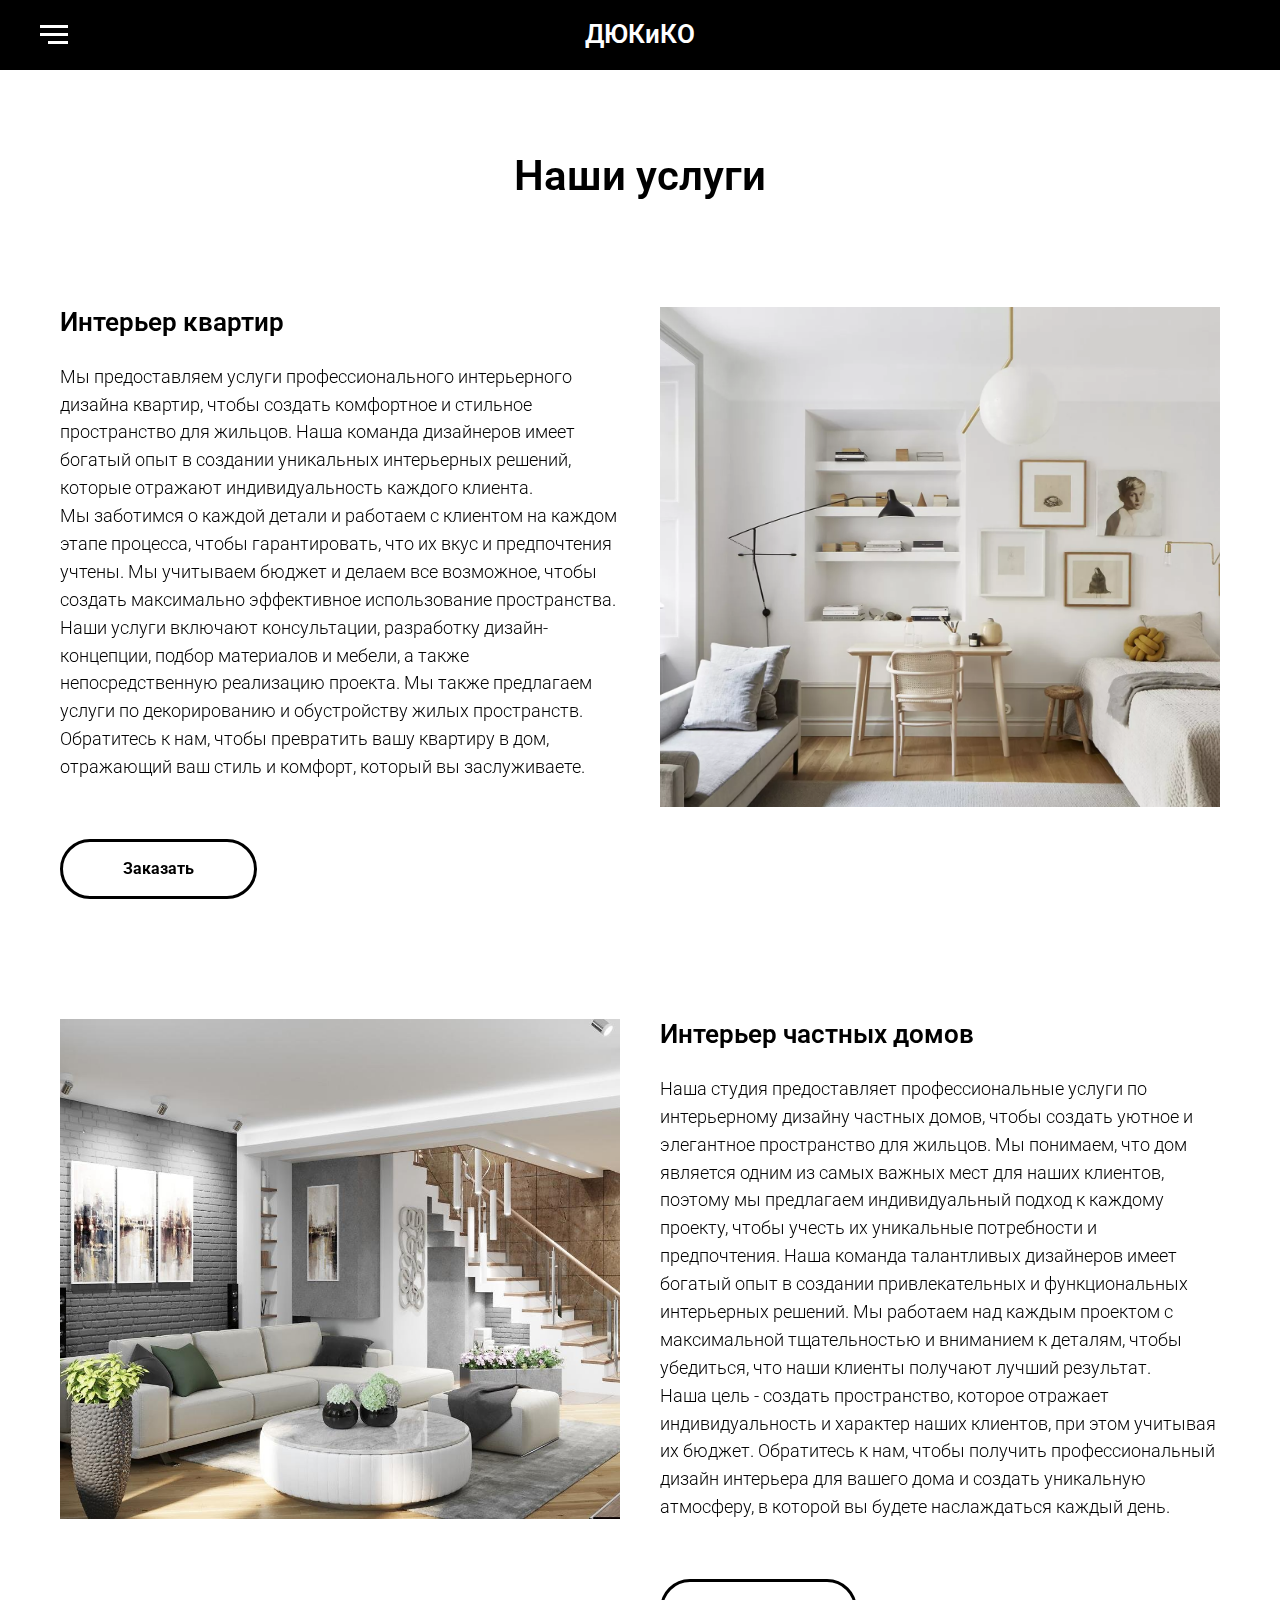
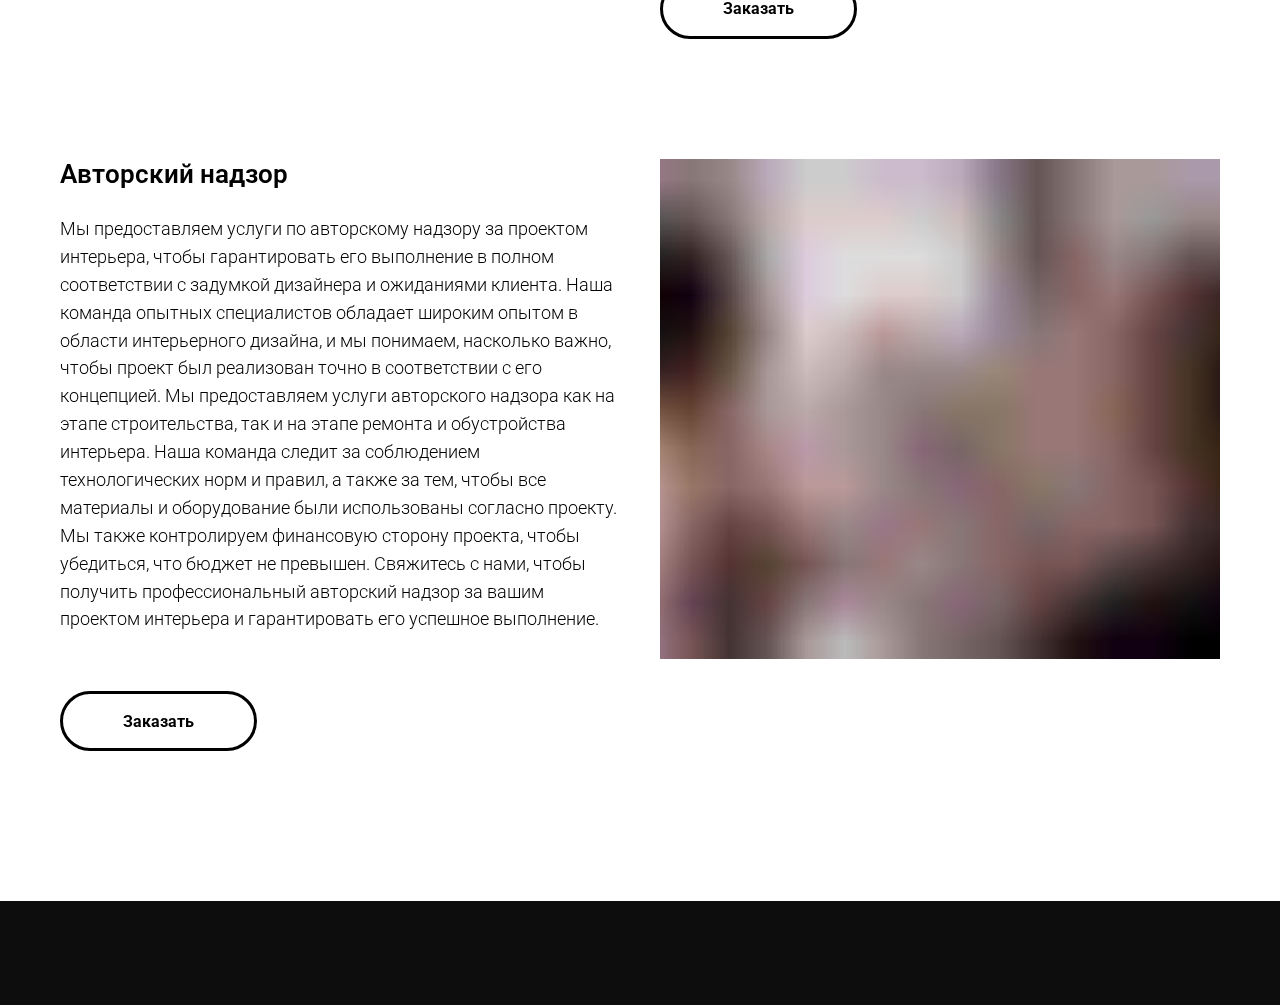
<file: УСЛУГИ/uslugi.html>
<!DOCTYPE html>
<html>
   <head>
      <meta charset="utf-8" />
      <meta http-equiv="Content-Type" content="text/html; charset=utf-8" />
      <meta name="viewport" content="width=device-width, initial-scale=1.0" />
      <!--metatextblock-->
      <title>услуги</title>
      <meta property="og:url" content="uslugi123" />
      <meta property="og:title" content="услуги" />
      <meta property="og:description" content="" />
      <meta property="og:type" content="website" />
      <link rel="canonical" href="uslugi123">
      <!--/metatextblock-->
      <meta name="format-detection" content="telephone=no" />
      <meta http-equiv="x-dns-prefetch-control" content="on">
      <link rel="dns-prefetch" href="https://ws.tildacdn.com">
      <link rel="shortcut icon" href="images/tildafavicon.ico" type="image/x-icon" />
      <!-- Assets --><script src="https://neo.tildacdn.com/js/tilda-fallback-1.0.min.js" async charset="utf-8"></script>
      <link rel="stylesheet" href="css/tilda-grid-3.0.min.css" type="text/css" media="all" onerror="this.loaderr='y';"/>
      <link rel="stylesheet" href="css/tilda-blocks-page35958463.min.css?t=1684321161" type="text/css" media="all" onerror="this.loaderr='y';" />
      <link rel="preconnect" href="https://fonts.gstatic.com">
      <link href="https://fonts.googleapis.com/css2?family=Roboto:wght@300;400;500;700&subset=latin,cyrillic" rel="stylesheet">
      <link rel="stylesheet" href="css/tilda-animation-2.0.min.css" type="text/css" media="all" onerror="this.loaderr='y';" />
      <link rel="stylesheet" href="css/tilda-cards-1.0.min.css" type="text/css" media="all" onerror="this.loaderr='y';" />
      <link rel="stylesheet" href="css/tilda-popup-1.1.min.css" type="text/css" media="print" onload="this.media='all';" onerror="this.loaderr='y';" />
      <noscript>
         <link rel="stylesheet" href="css/tilda-popup-1.1.min.css" type="text/css" media="all" />
      </noscript>
      <link rel="stylesheet" href="css/tilda-forms-1.0.min.css" type="text/css" media="all" onerror="this.loaderr='y';" />
      <script type="text/javascript">(function (d) {
         if (!d.visibilityState) {
         var s = d.createElement('script');
         s.src = 'js/tilda-polyfill-1.0.min.js';
         d.getElementsByTagName('head')[0].appendChild(s);
         }
         })(document);
         function t_onReady(func) {
         if (document.readyState != 'loading') {
         func();
         } else {
         document.addEventListener('DOMContentLoaded', func);
         }
         }
         function t_onFuncLoad(funcName, okFunc, time) {
         if (typeof window[funcName] === 'function') {
         okFunc();
         } else {
         setTimeout(function() {
         t_onFuncLoad(funcName, okFunc, time);
         },(time || 100));
         }
         }function t_throttle(fn, threshhold, scope) {return function () {fn.apply(scope || this, arguments);};}
      </script><script src="js/tilda-scripts-3.0.min.js" charset="utf-8" defer onerror="this.loaderr='y';"></script><script src="js/tilda-blocks-page35958463.min.js?t=1684321161" charset="utf-8" async onerror="this.loaderr='y';"></script><script src="js/lazyload-1.3.min.js" charset="utf-8" async onerror="this.loaderr='y';"></script><script src="js/tilda-animation-2.0.min.js" charset="utf-8" async onerror="this.loaderr='y';"></script><script src="js/tilda-menu-1.0.min.js" charset="utf-8" async onerror="this.loaderr='y';"></script><script src="js/tilda-cards-1.0.min.js" charset="utf-8" async onerror="this.loaderr='y';"></script><script src="js/tilda-popup-1.0.min.js" charset="utf-8" async onerror="this.loaderr='y';"></script><script src="js/tilda-forms-1.0.min.js" charset="utf-8" async onerror="this.loaderr='y';"></script><script src="js/tilda-skiplink-1.0.min.js" charset="utf-8" async onerror="this.loaderr='y';"></script><script src="js/tilda-events-1.0.min.js" charset="utf-8" async onerror="this.loaderr='y';"></script><script type="text/javascript">window.dataLayer = window.dataLayer || [];</script><script type="text/javascript">(function () {
         if((/bot|google|yandex|baidu|bing|msn|duckduckbot|teoma|slurp|crawler|spider|robot|crawling|facebook/i.test(navigator.userAgent))===false && typeof(sessionStorage)!='undefined' && sessionStorage.getItem('visited')!=='y' && document.visibilityState){
         var style=document.createElement('style');
         style.type='text/css';
         style.innerHTML='@media screen and (min-width: 980px) {.t-records {opacity: 0;}.t-records_animated {-webkit-transition: opacity ease-in-out .2s;-moz-transition: opacity ease-in-out .2s;-o-transition: opacity ease-in-out .2s;transition: opacity ease-in-out .2s;}.t-records.t-records_visible {opacity: 1;}}';
         document.getElementsByTagName('head')[0].appendChild(style);
         function t_setvisRecs(){
         var alr=document.querySelectorAll('.t-records');
         Array.prototype.forEach.call(alr, function(el) {
         el.classList.add("t-records_animated");
         });
         setTimeout(function () {
         Array.prototype.forEach.call(alr, function(el) {
         el.classList.add("t-records_visible");
         });
         sessionStorage.setItem("visited", "y");
         }, 400);
         } 
         document.addEventListener('DOMContentLoaded', t_setvisRecs);
         }
         })();
      </script>
   </head>
   <body class="t-body" style="margin:0;">
      <!--allrecords-->
      <div id="allrecords" data-tilda-export="yes" class="t-records" data-hook="blocks-collection-content-node" data-tilda-project-id="5278656" data-tilda-page-id="35958463" data-tilda-page-alias="uslugi123" data-tilda-formskey="fe1d46901455001f9ba1056b85278656" data-tilda-lazy="yes">
         <div id="rec584710156" class="r t-rec" style=" " data-record-type="451" >
            <!-- T451 -->
            <div id="nav584710156marker"></div>
            <div id="nav584710156" class="t451" data-menu="yes" >
               <div class="t451__container t451__positionfixed t451__panel " data-appearoffset="" style="height: 70px;">
                  <div class="t451__container__bg" style="background-color: rgba(0,0,0,1); " data-bgcolor-hex="#000000" data-bgcolor-rgba="rgba(0,0,0,1)" data-navmarker="nav584710156marker" data-appearoffset="" data-bgopacity="1" data-menu-shadow="0px 1px 3px rgba(0,0,0,0.)"></div>
                  <div class="t451__menu__content ">
                     <div class="t451__burger-wrapper__mobile">
                        <div class="t-menuburger t-menuburger_third "><span style="background-color:#ffffff;"></span><span style="background-color:#ffffff;"></span><span style="background-color:#ffffff;"></span><span style="background-color:#ffffff;"></span></div>
                        <script>function t_menuburger_init(recid) {
                           var rec = document.querySelector('#rec' + recid);
                           if (!rec) return;
                           var burger = rec.querySelector('.t-menuburger');
                           if (!burger) return;
                           var isSecondStyle = burger.classList.contains('t-menuburger_second');
                           if (isSecondStyle && !window.isMobile && !('ontouchend' in document)) {
                           burger.addEventListener('mouseenter', function() {
                           if (burger.classList.contains('t-menuburger-opened')) return;
                           burger.classList.remove('t-menuburger-unhovered');
                           burger.classList.add('t-menuburger-hovered');
                           });
                           burger.addEventListener('mouseleave', function() {
                           if (burger.classList.contains('t-menuburger-opened')) return;
                           burger.classList.remove('t-menuburger-hovered');
                           burger.classList.add('t-menuburger-unhovered');
                           setTimeout(function() {
                           burger.classList.remove('t-menuburger-unhovered');
                           }, 300);
                           });
                           }
                           burger.addEventListener('click', function() {
                           if (!burger.closest('.tmenu-mobile') &&
                           !burger.closest('.t450__burger_container') &&
                           !burger.closest('.t466__container') &&
                           !burger.closest('.t204__burger')) {
                           burger.classList.toggle('t-menuburger-opened');
                           burger.classList.remove('t-menuburger-unhovered');
                           }
                           });
                           var menu = rec.querySelector('[data-menu="yes"]');
                           if (!menu) return;
                           var menuLinks = menu.querySelectorAll('.t-menu__link-item');
                           var submenuClassList = ['t978__menu-link_hook', 't978__tm-link', 't966__tm-link', 't794__tm-link', 't-menusub__target-link'];
                           Array.prototype.forEach.call(menuLinks, function (link) {
                           link.addEventListener('click', function () {
                           var isSubmenuHook = submenuClassList.some(function (submenuClass) {
                           return link.classList.contains(submenuClass);
                           });
                           if (isSubmenuHook) return;
                           burger.classList.remove('t-menuburger-opened');
                           });
                           });
                           menu.addEventListener('clickedAnchorInTooltipMenu', function () {
                           burger.classList.remove('t-menuburger-opened');
                           });
                           }
                           t_onReady(function() {
                           t_onFuncLoad('t_menuburger_init', function(){t_menuburger_init('584710156');});
                           });
                        </script>
                        <style>.t-menuburger {
                           position: relative;
                           flex-shrink: 0;
                           width: 28px;
                           height: 20px;
                           -webkit-transform: rotate(0deg);
                           transform: rotate(0deg);
                           transition: .5s ease-in-out;
                           cursor: pointer;
                           z-index: 999;
                           }
                           /*---menu burger lines---*/
                           .t-menuburger span {
                           display: block;
                           position: absolute;
                           width: 100%;
                           opacity: 1;
                           left: 0;
                           -webkit-transform: rotate(0deg);
                           transform: rotate(0deg);
                           transition: .25s ease-in-out;
                           height: 3px;
                           background-color: #000;
                           }
                           .t-menuburger span:nth-child(1) {
                           top: 0px;
                           }
                           .t-menuburger span:nth-child(2),
                           .t-menuburger span:nth-child(3) {
                           top: 8px;
                           }
                           .t-menuburger span:nth-child(4) {
                           top: 16px;
                           }
                           /*menu burger big*/
                           .t-menuburger__big {
                           width: 42px;
                           height: 32px;
                           }
                           .t-menuburger__big span {
                           height: 5px;
                           }
                           .t-menuburger__big span:nth-child(2),
                           .t-menuburger__big span:nth-child(3) {
                           top: 13px;
                           }
                           .t-menuburger__big span:nth-child(4) {
                           top: 26px;
                           }
                           /*menu burger small*/
                           .t-menuburger__small {
                           width: 22px;
                           height: 14px;
                           }
                           .t-menuburger__small span {
                           height: 2px;
                           }
                           .t-menuburger__small span:nth-child(2),
                           .t-menuburger__small span:nth-child(3) {
                           top: 6px;
                           }
                           .t-menuburger__small span:nth-child(4) {
                           top: 12px;
                           }
                           /*menu burger opened*/
                           .t-menuburger-opened span:nth-child(1) {
                           top: 8px;
                           width: 0%;
                           left: 50%;
                           }
                           .t-menuburger-opened span:nth-child(2) {
                           -webkit-transform: rotate(45deg);
                           transform: rotate(45deg);
                           }
                           .t-menuburger-opened span:nth-child(3) {
                           -webkit-transform: rotate(-45deg);
                           transform: rotate(-45deg);
                           }
                           .t-menuburger-opened span:nth-child(4) {
                           top: 8px;
                           width: 0%;
                           left: 50%;
                           }
                           .t-menuburger-opened.t-menuburger__big span:nth-child(1) {
                           top: 6px;
                           }
                           .t-menuburger-opened.t-menuburger__big span:nth-child(4) {
                           top: 18px;
                           }
                           .t-menuburger-opened.t-menuburger__small span:nth-child(1),
                           .t-menuburger-opened.t-menuburger__small span:nth-child(4) {
                           top: 6px;
                           }
                           /*---menu burger first style---*/
                           @media (hover), (min-width:0\0) {
                           .t-menuburger_first:hover span:nth-child(1) {
                           transform: translateY(1px);
                           }
                           .t-menuburger_first:hover span:nth-child(4) {
                           transform: translateY(-1px);
                           }
                           .t-menuburger_first.t-menuburger__big:hover span:nth-child(1) {
                           transform: translateY(3px);
                           }
                           .t-menuburger_first.t-menuburger__big:hover span:nth-child(4) {
                           transform: translateY(-3px);
                           }
                           }
                           /*---menu burger second style---*/
                           .t-menuburger_second span:nth-child(2),
                           .t-menuburger_second span:nth-child(3) {
                           width: 80%;
                           left: 20%;
                           right: 0;
                           }
                           @media (hover), (min-width:0\0) {
                           .t-menuburger_second.t-menuburger-hovered span:nth-child(2),
                           .t-menuburger_second.t-menuburger-hovered span:nth-child(3) {
                           animation: t-menuburger-anim 0.3s ease-out normal forwards;
                           }
                           .t-menuburger_second.t-menuburger-unhovered span:nth-child(2),
                           .t-menuburger_second.t-menuburger-unhovered span:nth-child(3) {
                           animation: t-menuburger-anim2 0.3s ease-out normal forwards;
                           }
                           }
                           .t-menuburger_second.t-menuburger-opened span:nth-child(2),
                           .t-menuburger_second.t-menuburger-opened span:nth-child(3){
                           left: 0;
                           right: 0;
                           width: 100%!important;
                           }
                           /*---menu burger third style---*/
                           .t-menuburger_third span:nth-child(4) {
                           width: 70%;
                           left: unset;
                           right: 0;
                           }
                           @media (hover), (min-width:0\0) {
                           .t-menuburger_third:not(.t-menuburger-opened):hover span:nth-child(4) {
                           width: 100%;
                           }
                           }
                           .t-menuburger_third.t-menuburger-opened span:nth-child(4) {
                           width: 0!important;
                           right: 50%;
                           }
                           /*---menu burger fourth style---*/
                           .t-menuburger_fourth {
                           height: 12px;
                           }
                           .t-menuburger_fourth.t-menuburger__small {
                           height: 8px;
                           }
                           .t-menuburger_fourth.t-menuburger__big {
                           height: 18px;
                           }
                           .t-menuburger_fourth span:nth-child(2),
                           .t-menuburger_fourth span:nth-child(3) {
                           top: 4px;
                           opacity: 0;
                           }
                           .t-menuburger_fourth span:nth-child(4) {
                           top: 8px;
                           }
                           .t-menuburger_fourth.t-menuburger__small span:nth-child(2),
                           .t-menuburger_fourth.t-menuburger__small span:nth-child(3) {
                           top: 3px;
                           }
                           .t-menuburger_fourth.t-menuburger__small span:nth-child(4) {
                           top: 6px;
                           }
                           .t-menuburger_fourth.t-menuburger__small span:nth-child(2),
                           .t-menuburger_fourth.t-menuburger__small span:nth-child(3) {
                           top: 3px;
                           }
                           .t-menuburger_fourth.t-menuburger__small span:nth-child(4) {
                           top: 6px;
                           }
                           .t-menuburger_fourth.t-menuburger__big span:nth-child(2),
                           .t-menuburger_fourth.t-menuburger__big span:nth-child(3) {
                           top: 6px;
                           }
                           .t-menuburger_fourth.t-menuburger__big span:nth-child(4) {
                           top: 12px;
                           }
                           @media (hover), (min-width:0\0) {
                           .t-menuburger_fourth:not(.t-menuburger-opened):hover span:nth-child(1) {
                           transform: translateY(1px);
                           }
                           .t-menuburger_fourth:not(.t-menuburger-opened):hover span:nth-child(4) {
                           transform: translateY(-1px);
                           }
                           .t-menuburger_fourth.t-menuburger__big:not(.t-menuburger-opened):hover span:nth-child(1) {
                           transform: translateY(3px);
                           }
                           .t-menuburger_fourth.t-menuburger__big:not(.t-menuburger-opened):hover span:nth-child(4) {
                           transform: translateY(-3px);
                           }
                           }
                           .t-menuburger_fourth.t-menuburger-opened span:nth-child(1),
                           .t-menuburger_fourth.t-menuburger-opened span:nth-child(4) {
                           top: 4px;
                           }
                           .t-menuburger_fourth.t-menuburger-opened span:nth-child(2),
                           .t-menuburger_fourth.t-menuburger-opened span:nth-child(3) {
                           opacity: 1;
                           }
                           /*---menu burger animations---*/
                           @keyframes t-menuburger-anim {
                           0% {
                           width: 80%;
                           left: 20%;
                           right: 0;
                           }
                           50% {
                           width: 100%;
                           left: 0;
                           right: 0;
                           }
                           100% {
                           width: 80%;
                           left: 0;
                           right: 20%;
                           }
                           }
                           @keyframes t-menuburger-anim2 {
                           0% {
                           width: 80%;
                           left: 0;
                           }
                           50% {
                           width: 100%;
                           right: 0;
                           left: 0;
                           }
                           100% {
                           width: 80%;
                           left: 20%;
                           right: 0;
                           }
                           }
                        </style>
                     </div>
                     <div class="t451__leftside t451__side t451__side_burger">
                        <div class="t-menuburger t-menuburger_third "><span style="background-color:#ffffff;"></span><span style="background-color:#ffffff;"></span><span style="background-color:#ffffff;"></span><span style="background-color:#ffffff;"></span></div>
                        <script>function t_menuburger_init(recid) {
                           var rec = document.querySelector('#rec' + recid);
                           if (!rec) return;
                           var burger = rec.querySelector('.t-menuburger');
                           if (!burger) return;
                           var isSecondStyle = burger.classList.contains('t-menuburger_second');
                           if (isSecondStyle && !window.isMobile && !('ontouchend' in document)) {
                           burger.addEventListener('mouseenter', function() {
                           if (burger.classList.contains('t-menuburger-opened')) return;
                           burger.classList.remove('t-menuburger-unhovered');
                           burger.classList.add('t-menuburger-hovered');
                           });
                           burger.addEventListener('mouseleave', function() {
                           if (burger.classList.contains('t-menuburger-opened')) return;
                           burger.classList.remove('t-menuburger-hovered');
                           burger.classList.add('t-menuburger-unhovered');
                           setTimeout(function() {
                           burger.classList.remove('t-menuburger-unhovered');
                           }, 300);
                           });
                           }
                           burger.addEventListener('click', function() {
                           if (!burger.closest('.tmenu-mobile') &&
                           !burger.closest('.t450__burger_container') &&
                           !burger.closest('.t466__container') &&
                           !burger.closest('.t204__burger')) {
                           burger.classList.toggle('t-menuburger-opened');
                           burger.classList.remove('t-menuburger-unhovered');
                           }
                           });
                           var menu = rec.querySelector('[data-menu="yes"]');
                           if (!menu) return;
                           var menuLinks = menu.querySelectorAll('.t-menu__link-item');
                           var submenuClassList = ['t978__menu-link_hook', 't978__tm-link', 't966__tm-link', 't794__tm-link', 't-menusub__target-link'];
                           Array.prototype.forEach.call(menuLinks, function (link) {
                           link.addEventListener('click', function () {
                           var isSubmenuHook = submenuClassList.some(function (submenuClass) {
                           return link.classList.contains(submenuClass);
                           });
                           if (isSubmenuHook) return;
                           burger.classList.remove('t-menuburger-opened');
                           });
                           });
                           menu.addEventListener('clickedAnchorInTooltipMenu', function () {
                           burger.classList.remove('t-menuburger-opened');
                           });
                           }
                           t_onReady(function() {
                           t_onFuncLoad('t_menuburger_init', function(){t_menuburger_init('584710156');});
                           });
                        </script>
                        <style>.t-menuburger {
                           position: relative;
                           flex-shrink: 0;
                           width: 28px;
                           height: 20px;
                           -webkit-transform: rotate(0deg);
                           transform: rotate(0deg);
                           transition: .5s ease-in-out;
                           cursor: pointer;
                           z-index: 999;
                           }
                           /*---menu burger lines---*/
                           .t-menuburger span {
                           display: block;
                           position: absolute;
                           width: 100%;
                           opacity: 1;
                           left: 0;
                           -webkit-transform: rotate(0deg);
                           transform: rotate(0deg);
                           transition: .25s ease-in-out;
                           height: 3px;
                           background-color: #000;
                           }
                           .t-menuburger span:nth-child(1) {
                           top: 0px;
                           }
                           .t-menuburger span:nth-child(2),
                           .t-menuburger span:nth-child(3) {
                           top: 8px;
                           }
                           .t-menuburger span:nth-child(4) {
                           top: 16px;
                           }
                           /*menu burger big*/
                           .t-menuburger__big {
                           width: 42px;
                           height: 32px;
                           }
                           .t-menuburger__big span {
                           height: 5px;
                           }
                           .t-menuburger__big span:nth-child(2),
                           .t-menuburger__big span:nth-child(3) {
                           top: 13px;
                           }
                           .t-menuburger__big span:nth-child(4) {
                           top: 26px;
                           }
                           /*menu burger small*/
                           .t-menuburger__small {
                           width: 22px;
                           height: 14px;
                           }
                           .t-menuburger__small span {
                           height: 2px;
                           }
                           .t-menuburger__small span:nth-child(2),
                           .t-menuburger__small span:nth-child(3) {
                           top: 6px;
                           }
                           .t-menuburger__small span:nth-child(4) {
                           top: 12px;
                           }
                           /*menu burger opened*/
                           .t-menuburger-opened span:nth-child(1) {
                           top: 8px;
                           width: 0%;
                           left: 50%;
                           }
                           .t-menuburger-opened span:nth-child(2) {
                           -webkit-transform: rotate(45deg);
                           transform: rotate(45deg);
                           }
                           .t-menuburger-opened span:nth-child(3) {
                           -webkit-transform: rotate(-45deg);
                           transform: rotate(-45deg);
                           }
                           .t-menuburger-opened span:nth-child(4) {
                           top: 8px;
                           width: 0%;
                           left: 50%;
                           }
                           .t-menuburger-opened.t-menuburger__big span:nth-child(1) {
                           top: 6px;
                           }
                           .t-menuburger-opened.t-menuburger__big span:nth-child(4) {
                           top: 18px;
                           }
                           .t-menuburger-opened.t-menuburger__small span:nth-child(1),
                           .t-menuburger-opened.t-menuburger__small span:nth-child(4) {
                           top: 6px;
                           }
                           /*---menu burger first style---*/
                           @media (hover), (min-width:0\0) {
                           .t-menuburger_first:hover span:nth-child(1) {
                           transform: translateY(1px);
                           }
                           .t-menuburger_first:hover span:nth-child(4) {
                           transform: translateY(-1px);
                           }
                           .t-menuburger_first.t-menuburger__big:hover span:nth-child(1) {
                           transform: translateY(3px);
                           }
                           .t-menuburger_first.t-menuburger__big:hover span:nth-child(4) {
                           transform: translateY(-3px);
                           }
                           }
                           /*---menu burger second style---*/
                           .t-menuburger_second span:nth-child(2),
                           .t-menuburger_second span:nth-child(3) {
                           width: 80%;
                           left: 20%;
                           right: 0;
                           }
                           @media (hover), (min-width:0\0) {
                           .t-menuburger_second.t-menuburger-hovered span:nth-child(2),
                           .t-menuburger_second.t-menuburger-hovered span:nth-child(3) {
                           animation: t-menuburger-anim 0.3s ease-out normal forwards;
                           }
                           .t-menuburger_second.t-menuburger-unhovered span:nth-child(2),
                           .t-menuburger_second.t-menuburger-unhovered span:nth-child(3) {
                           animation: t-menuburger-anim2 0.3s ease-out normal forwards;
                           }
                           }
                           .t-menuburger_second.t-menuburger-opened span:nth-child(2),
                           .t-menuburger_second.t-menuburger-opened span:nth-child(3){
                           left: 0;
                           right: 0;
                           width: 100%!important;
                           }
                           /*---menu burger third style---*/
                           .t-menuburger_third span:nth-child(4) {
                           width: 70%;
                           left: unset;
                           right: 0;
                           }
                           @media (hover), (min-width:0\0) {
                           .t-menuburger_third:not(.t-menuburger-opened):hover span:nth-child(4) {
                           width: 100%;
                           }
                           }
                           .t-menuburger_third.t-menuburger-opened span:nth-child(4) {
                           width: 0!important;
                           right: 50%;
                           }
                           /*---menu burger fourth style---*/
                           .t-menuburger_fourth {
                           height: 12px;
                           }
                           .t-menuburger_fourth.t-menuburger__small {
                           height: 8px;
                           }
                           .t-menuburger_fourth.t-menuburger__big {
                           height: 18px;
                           }
                           .t-menuburger_fourth span:nth-child(2),
                           .t-menuburger_fourth span:nth-child(3) {
                           top: 4px;
                           opacity: 0;
                           }
                           .t-menuburger_fourth span:nth-child(4) {
                           top: 8px;
                           }
                           .t-menuburger_fourth.t-menuburger__small span:nth-child(2),
                           .t-menuburger_fourth.t-menuburger__small span:nth-child(3) {
                           top: 3px;
                           }
                           .t-menuburger_fourth.t-menuburger__small span:nth-child(4) {
                           top: 6px;
                           }
                           .t-menuburger_fourth.t-menuburger__small span:nth-child(2),
                           .t-menuburger_fourth.t-menuburger__small span:nth-child(3) {
                           top: 3px;
                           }
                           .t-menuburger_fourth.t-menuburger__small span:nth-child(4) {
                           top: 6px;
                           }
                           .t-menuburger_fourth.t-menuburger__big span:nth-child(2),
                           .t-menuburger_fourth.t-menuburger__big span:nth-child(3) {
                           top: 6px;
                           }
                           .t-menuburger_fourth.t-menuburger__big span:nth-child(4) {
                           top: 12px;
                           }
                           @media (hover), (min-width:0\0) {
                           .t-menuburger_fourth:not(.t-menuburger-opened):hover span:nth-child(1) {
                           transform: translateY(1px);
                           }
                           .t-menuburger_fourth:not(.t-menuburger-opened):hover span:nth-child(4) {
                           transform: translateY(-1px);
                           }
                           .t-menuburger_fourth.t-menuburger__big:not(.t-menuburger-opened):hover span:nth-child(1) {
                           transform: translateY(3px);
                           }
                           .t-menuburger_fourth.t-menuburger__big:not(.t-menuburger-opened):hover span:nth-child(4) {
                           transform: translateY(-3px);
                           }
                           }
                           .t-menuburger_fourth.t-menuburger-opened span:nth-child(1),
                           .t-menuburger_fourth.t-menuburger-opened span:nth-child(4) {
                           top: 4px;
                           }
                           .t-menuburger_fourth.t-menuburger-opened span:nth-child(2),
                           .t-menuburger_fourth.t-menuburger-opened span:nth-child(3) {
                           opacity: 1;
                           }
                           /*---menu burger animations---*/
                           @keyframes t-menuburger-anim {
                           0% {
                           width: 80%;
                           left: 20%;
                           right: 0;
                           }
                           50% {
                           width: 100%;
                           left: 0;
                           right: 0;
                           }
                           100% {
                           width: 80%;
                           left: 0;
                           right: 20%;
                           }
                           }
                           @keyframes t-menuburger-anim2 {
                           0% {
                           width: 80%;
                           left: 0;
                           }
                           50% {
                           width: 100%;
                           right: 0;
                           left: 0;
                           }
                           100% {
                           width: 80%;
                           left: 20%;
                           right: 0;
                           }
                           }
                        </style>
                     </div>
                     <div class="t451__centerside t451__side">
                        <div class="t451__logo__container t451__textlogo__container">
                           <div class="t451__logo__content">
                              <a class="t451__logo" href="../ГЛАВНАЯ/glavnaya.html" style="color:#ffffff;">
                                 <div field="title" class="t-heading t-heading_xs" style="color:#ffffff;">ДЮКиКО</div>
                              </a>
                           </div>
                        </div>
                     </div>
                     <div class="t451__rightside t451__side t451__side_socials"></div>
                  </div>
               </div>
            </div>
            <div class="t451m__overlay">
               <div class="t451m__overlay_bg" style=" "></div>
            </div>
            <div class="t451 t451m t451m__left" data-tooltip-hook="" style="">
               <button type="button" class="t451m__close-button t451m__close t451m_opened" aria-label="Закрыть меню">
                  <div class="t451m__close_icon"><span style="background-color:#ffffff;"></span><span style="background-color:#ffffff;"></span><span style="background-color:#ffffff;"></span><span style="background-color:#ffffff;"></span></div>
               </button>
               <div class="t451m__container t-align_left">
                  <div class="t451m__top">
                     <nav class="t451m__menu" 
                        aria-label="Основные разделы на странице">
                        <ul class="t451m__list" 
                           role="menubar" aria-label="Основные разделы на странице">
                           <li class="t451m__list_item" 
                              role="none" 
                              ><a class="t-menu__link-item" 
                              href="../ГЛАВНАЯ/glavnaya.html"
                              target="_blank" 
                              role="menuitem" tabindex="0" data-menu-submenu-hook="" data-menu-item-number="1" 
                              style="color:#ffffff;font-size:21px;">Услуги</a></li>
                           <li class="t451m__list_item" 
                              role="none" 
                              ><a class="t-menu__link-item" 
                              href="../ГЛАВНАЯ/glavnaya.html"
                              role="menuitem" tabindex="0" data-menu-submenu-hook="" data-menu-item-number="2" 
                              style="color:#ffffff;font-size:21px;">О нас</a></li>
                           <li class="t451m__list_item" 
                              role="none" 
                              ><a class="t-menu__link-item" 
                              href="../ГЛАВНАЯ/glavnaya.html"
                              role="menuitem" tabindex="0" data-menu-submenu-hook="" data-menu-item-number="3" 
                              style="color:#ffffff;font-size:21px;">Портфолио</a></li>
                           <li class="t451m__list_item" 
                              role="none" 
                              ><a class="t-menu__link-item" 
                              href="../ГЛАВНАЯ/glavnaya.html"
                              role="menuitem" tabindex="0" data-menu-submenu-hook="" data-menu-item-number="4" 
                              style="color:#ffffff;font-size:21px;">Цены</a></li>
                           <li class="t451m__list_item" 
                              role="none" 
                              ><a class="t-menu__link-item" 
                              href="../ГЛАВНАЯ/glavnaya.html"
                              role="menuitem" tabindex="0" data-menu-submenu-hook="" data-menu-item-number="5" 
                              style="color:#ffffff;font-size:21px;">Схема работы</a></li>
                           <li class="t451m__list_item" 
                              role="none" 
                              ><a class="t-menu__link-item" 
                              href="../ГЛАВНАЯ/glavnaya.html"
                              role="menuitem" tabindex="0" data-menu-submenu-hook="" data-menu-item-number="6" 
                              style="color:#ffffff;font-size:21px;">Контакты</a></li>
                        </ul>
                     </nav>
                  </div>
                  <div class="t451m__rightside">
                     <div class="t451m__rightcontainer">
                        <div class="t451m__right_descr t-descr t-descr_xs" field="descr" style="">© 2023 ДЮКиКО</div>
                     </div>
                  </div>
               </div>
            </div>
            <script>t_onReady(function(){
               var rec = document.querySelector("#rec584710156");
               if (!rec) return
               rec.setAttribute('data-animationappear', 'off');
               rec.style.opacity = 1;
               t_onFuncLoad('t451_initMenu', function () {
               t451_initMenu('584710156');
               });
               });
            </script> 
            <style>#rec584710156 .t-menu__link-item{
               -webkit-transition: color 0.3s ease-in-out, opacity 0.3s ease-in-out;
               transition: color 0.3s ease-in-out, opacity 0.3s ease-in-out; 
               position: relative;
               }
               #rec584710156 .t-menu__link-item:not(.t-active):not(.tooltipstered)::after {
               content: '';
               position: absolute;
               left: 0;
               bottom: 20%;
               opacity: 0;
               width: 100%;
               height: 100%;
               border-bottom: 1px solid #ffffff;
               -webkit-box-shadow: inset 0px -1px 0px 0px #ffffff;
               -moz-box-shadow: inset 0px -1px 0px 0px #ffffff;
               box-shadow: inset 0px -1px 0px 0px #ffffff;
               -webkit-transition: all 0.3s ease;
               transition: all 0.3s ease;
               }
               #rec584710156 .t-menu__link-item:not(.t-active):not(.tooltipstered):hover{
               color: #ffbe49 !important; }
               #rec584710156 .t-menu__link-item:not(.t-active):not(.tooltipstered):hover::after{
               opacity: 1;
               bottom: -1px; }
               @supports (overflow:-webkit-marquee) and (justify-content:inherit)
               {
               #rec584710156 .t-menu__link-item,
               #rec584710156 .t-menu__link-item.t-active {
               opacity: 1 !important;
               }
               }
            </style>
         </div>
         <div id="rec581019503" class="r t-rec t-rec_pt_150 t-rec_pb_150" style="padding-top:150px;padding-bottom:150px; " data-record-type="509" >
            <!-- t509 -->
            <div class="t509">
               <div class="t-section__container t-container">
                  <div class="t-col t-col_12">
                     <div class="t-section__topwrapper t-align_center">
                        <div class="t-section__title t-title t-title_xs" field="btitle">Наши услуги</div>
                     </div>
                  </div>
               </div>
               <div class="t-card__container t-container">
                  <div class="t509__colwrapper t-col t-col_12 ">
                     <div class="t509__col t-col t-col_6 t509__mobileimg" itemscope itemtype="http://schema.org/ImageObject">
                        <meta itemprop="image" content="images/tild3737-3437-4965-b532-633139303135__-__resizeb__20x__image.png">
                        <div class="t509__blockimg t-bgimg" data-original="images/tild3737-3437-4965-b532-633139303135__image.png" 
                           bgimgfield="li_img__1476897493817" data-image-width="560" data-image-height="500px" 
                           style="background-image:url('images/tild3737-3437-4965-b532-633139303135__-__resizeb__20x__image.png');"
                           ></div>
                     </div>
                     <div class="t509__col t-col t-col_6 t509__leftcol">
                        <div class="t509__textwrapper t-align_left" style="max-width:700px;">
                           <div class="t509__content t-valign_middle">
                              <div class="t509__box">
                                 <div class="t-card__title t-heading t-heading_xs" field="li_title__1476897493817" style="" >Интерьер квартир</div>
                                 <div class="t-card__descr t-descr t-descr_sm" field="li_descr__1476897493817" style="" >Мы предоставляем услуги профессионального интерьерного дизайна квартир, чтобы создать комфортное и стильное пространство для жильцов. Наша команда дизайнеров имеет богатый опыт в создании уникальных интерьерных решений, которые отражают индивидуальность каждого клиента.<br />Мы заботимся о каждой детали и работаем с клиентом на каждом этапе процесса, чтобы гарантировать, что их вкус и предпочтения учтены. Мы учитываем бюджет и делаем все возможное, чтобы создать максимально эффективное использование пространства.<br />Наши услуги включают консультации, разработку дизайн-концепции, подбор материалов и мебели, а также непосредственную реализацию проекта. Мы также предлагаем услуги по декорированию и обустройству жилых пространств.<br />Обратитесь к нам, чтобы превратить вашу квартиру в дом, отражающий ваш стиль и комфорт, который вы заслуживаете.<br /><br /></div>
                                 <a href="#popup:myform" class="t-card__link">
                                    <div class="t-card__btn t-btn t-btn_md" style="color:#000000;border:3px solid #000000;background-color:#ffffff;border-radius:30px; -moz-border-radius:30px; -webkit-border-radius:30px;">Заказать</div>
                                 </a>
                              </div>
                           </div>
                        </div>
                     </div>
                     <div class="t509__col t-col t-col_6 t509__rightcol t509__desktopimg">
                        <div class="t509__imgwrapper" style="" itemscope itemtype="http://schema.org/ImageObject">
                           <meta itemprop="image" content="images/tild3737-3437-4965-b532-633139303135__-__resizeb__20x__image.png">
                           <div class="t509__blockimg t-bgimg" data-original="images/tild3737-3437-4965-b532-633139303135__image.png" 
                              bgimgfield="li_img__1476897493817" data-image-width="560" data-image-height="500px" 
                              style="background-image:url('images/tild3737-3437-4965-b532-633139303135__-__resizeb__20x__image.png');"
                              ></div>
                        </div>
                     </div>
                     <div class="t509__separator t-clear" style=""></div>
                     <div class="t509__col t-col t-col_6 t509__mobileimg" itemscope itemtype="http://schema.org/ImageObject">
                        <meta itemprop="image" content="images/tild3036-3666-4537-b465-363437626630__-__resizeb__20x__image.png">
                        <div class="t509__blockimg t-bgimg" data-original="images/tild3036-3666-4537-b465-363437626630__image.png" 
                           bgimgfield="li_img__1476897695209" data-image-width="560" data-image-height="500px" 
                           style="background-image:url('images/tild3036-3666-4537-b465-363437626630__-__resizeb__20x__image.png');"
                           ></div>
                     </div>
                     <div class="t509__col t-col t-col_6 t509__leftcol t509__desktopimg">
                        <div class="t509__imgwrapper" style="" itemscope itemtype="http://schema.org/ImageObject">
                           <meta itemprop="image" content="images/tild3036-3666-4537-b465-363437626630__-__resizeb__20x__image.png">
                           <div class="t509__blockimg t-bgimg" data-original="images/tild3036-3666-4537-b465-363437626630__image.png" 
                              bgimgfield="li_img__1476897695209" data-image-width="560" data-image-height="500px" 
                              style="background-image:url('images/tild3036-3666-4537-b465-363437626630__-__resizeb__20x__image.png');"
                              ></div>
                        </div>
                     </div>
                     <div class="t509__col t-col t-col_6 t509__rightcol">
                        <div class="t509__textwrapper t-align_left" style="max-width:700px;">
                           <div class="t509__content t-valign_middle">
                              <div class="t509__box">
                                 <div class="t-card__title t-heading t-heading_xs" field="li_title__1476897695209" style="" >Интерьер частных домов</div>
                                 <div class="t-card__descr t-descr t-descr_sm" field="li_descr__1476897695209" style="" >Наша студия предоставляет профессиональные услуги по интерьерному дизайну частных домов, чтобы создать уютное и элегантное пространство для жильцов. Мы понимаем, что дом является одним из самых важных мест для наших клиентов, поэтому мы предлагаем индивидуальный подход к каждому проекту, чтобы учесть их уникальные потребности и предпочтения. Наша команда талантливых дизайнеров имеет богатый опыт в создании привлекательных и функциональных интерьерных решений. Мы работаем над каждым проектом с максимальной тщательностью и вниманием к деталям, чтобы убедиться, что наши клиенты получают лучший результат.<br />Наша цель - создать пространство, которое отражает индивидуальность и характер наших клиентов, при этом учитывая их бюджет. Обратитесь к нам, чтобы получить профессиональный дизайн интерьера для вашего дома и создать уникальную атмосферу, в которой вы будете наслаждаться каждый день.<br /><br /></div>
                                 <a href="#popup:myform" class="t-card__link">
                                    <div class="t-card__btn t-btn t-btn_md" style="color:#000000;border:3px solid #000000;background-color:#ffffff;border-radius:30px; -moz-border-radius:30px; -webkit-border-radius:30px;">Заказать</div>
                                 </a>
                              </div>
                           </div>
                        </div>
                     </div>
                     <div class="t509__separator t-clear" style=""></div>
                     <div class="t509__col t-col t-col_6 t509__mobileimg" itemscope itemtype="http://schema.org/ImageObject">
                        <meta itemprop="image" content="images/tild6133-3164-4662-b838-373431376266__-__resizeb__20x__image.png">
                        <div class="t509__blockimg t-bgimg" data-original="images/tild6133-3164-4662-b838-373431376266__image.png" 
                           bgimgfield="li_img__1682045160712" data-image-width="560" data-image-height="500px" 
                           style="background-image:url('images/tild6133-3164-4662-b838-373431376266__-__resizeb__20x__image.png');"
                           ></div>
                     </div>
                     <div class="t509__col t-col t-col_6 t509__leftcol">
                        <div class="t509__textwrapper t-align_left" style="max-width:700px;">
                           <div class="t509__content t-valign_middle">
                              <div class="t509__box">
                                 <div class="t-card__title t-heading t-heading_xs" field="li_title__1682045160712" style="" >Авторский надзор</div>
                                 <div class="t-card__descr t-descr t-descr_sm" field="li_descr__1682045160712" style="" >Мы предоставляем услуги по авторскому надзору за проектом интерьера, чтобы гарантировать его выполнение в полном соответствии с задумкой дизайнера и ожиданиями клиента. Наша команда опытных специалистов обладает широким опытом в области интерьерного дизайна, и мы понимаем, насколько важно, чтобы проект был реализован точно в соответствии с его концепцией. Мы предоставляем услуги авторского надзора как на этапе строительства, так и на этапе ремонта и обустройства интерьера. Наша команда следит за соблюдением технологических норм и правил, а также за тем, чтобы все материалы и оборудование были использованы согласно проекту. Мы также контролируем финансовую сторону проекта, чтобы убедиться, что бюджет не превышен. Свяжитесь с нами, чтобы получить профессиональный авторский надзор за вашим проектом интерьера и гарантировать его успешное выполнение.<br /><br /></div>
                                 <a href="#popup:myform" class="t-card__link">
                                    <div class="t-card__btn t-btn t-btn_md" style="color:#000000;border:3px solid #000000;background-color:#ffffff;border-radius:30px; -moz-border-radius:30px; -webkit-border-radius:30px;">Заказать</div>
                                 </a>
                              </div>
                           </div>
                        </div>
                     </div>
                     <div class="t509__col t-col t-col_6 t509__rightcol t509__desktopimg">
                        <div class="t509__imgwrapper" style="" itemscope itemtype="http://schema.org/ImageObject">
                           <meta itemprop="image" content="images/tild6133-3164-4662-b838-373431376266__-__resizeb__20x__image.png">
                           <div class="t509__blockimg t-bgimg" data-original="images/tild6133-3164-4662-b838-373431376266__image.png" 
                              bgimgfield="li_img__1682045160712" data-image-width="560" data-image-height="500px" 
                              style="background-image:url('images/tild6133-3164-4662-b838-373431376266__-__resizeb__20x__image.png');"
                              ></div>
                        </div>
                     </div>
                  </div>
               </div>
            </div>
            <style>@media (hover), (min-width:0\0) {
               #rec581019503 .t-btn:not(.t-animate_no-hover):hover{
               background-color: #ffbe49 !important; color: #ffffff !important; border-color: #ffbe49 !important; }
               #rec581019503 .t-btn:not(.t-animate_no-hover){
               -webkit-transition: background-color 0.2s ease-in-out, color 0.2s ease-in-out, border-color 0.2s ease-in-out, box-shadow 0.2s ease-in-out; transition: background-color 0.2s ease-in-out, color 0.2s ease-in-out, border-color 0.2s ease-in-out, box-shadow 0.2s ease-in-out;
               }
               #rec581019503 .t-btntext:not(.t-animate_no-hover):hover{
               color: #ffffff !important; }
               }
            </style>
            <script>t_onReady(function () {
               t_onFuncLoad('t509_setHeight', function () {
               window.addEventListener('resize', t_throttle(function () {
               t509_setHeight('581019503');
               }));
               t509_setHeight('581019503');
               var rec = document.querySelector('#rec581019503');
               if (!rec) return;
               var wrapper = rec.querySelector('.t509');
               if (wrapper) {
               wrapper.addEventListener('displayChanged', function () {
               t509_setHeight('581019503');
               });
               }
               });
               });
            </script>
         </div>
         <div id="rec581022616" class="r t-rec" style=" " data-animationappear="off" data-record-type="702" >
            <!-- T702 -->
            <div class="t702">
               <div class="t-popup" data-tooltip-hook="#popup:myform"
                  role="dialog" 
                  aria-modal="true" 
                  tabindex="-1"
                  aria-label="Заказ проекта" >
                  <div class="t-popup__container t-width t-width_6">
                     <div class="t702__wrapper">
                        <div class="t702__text-wrapper t-align_center">
                           <div class="t702__title t-title t-title_xxs" style="">Заказ проекта</div>
                           <div class="t702__descr t-descr t-descr_xs" style="">Введите свои данные </div>
                        </div>
                        <form id="form581022616" name='form581022616' role="form" action='' method='POST' data-formactiontype="0" data-inputbox=".t-input-group" class="t-form js-form-proccess t-form_inputs-total_3 " data-success-callback="t702_onSuccess" >
                           <!-- NO ONE SERVICES CONNECTED --> 
                           <div class="js-successbox t-form__successbox t-text t-text_md" 
                              aria-live="polite" 
                              style="display:none;" data-success-message="Спасибо за заказ! Мы скоро с вами свяжемся"></div>
                           <div class="t-form__inputsbox">
                              <div class="t-input-group t-input-group_em" data-input-lid="1495810354468" 
                                 >
                                 <div class="t-input-block" style="border-radius: 5px; -moz-border-radius: 5px; -webkit-border-radius: 5px;">
                                    <input type="text" 
                                       autocomplete="email" 
                                       name="Email" 
                                       id="input_1495810354468" 
                                       class="t-input js-tilda-rule " 
                                       value=""
                                       placeholder="Email" data-tilda-req="1" aria-required="true" data-tilda-rule="email" 
                                       aria-describedby="error_1495810354468" 
                                       style="color:#000000;border:1px solid #c9c9c9;border-radius: 5px; -moz-border-radius: 5px; -webkit-border-radius: 5px;">
                                    <div class="t-input-error" aria-live="polite" id="error_1495810354468"></div>
                                 </div>
                              </div>
                              <div class="t-input-group t-input-group_nm" data-input-lid="1495810359387" 
                                 >
                                 <div class="t-input-block" style="border-radius: 5px; -moz-border-radius: 5px; -webkit-border-radius: 5px;">
                                    <input type="text" 
                                       autocomplete="name" 
                                       name="Name" 
                                       id="input_1495810359387" 
                                       class="t-input js-tilda-rule " 
                                       value=""
                                       placeholder="Имя" data-tilda-req="1" aria-required="true" data-tilda-rule="name" 
                                       aria-describedby="error_1495810359387" 
                                       style="color:#000000;border:1px solid #c9c9c9;border-radius: 5px; -moz-border-radius: 5px; -webkit-border-radius: 5px;">
                                    <div class="t-input-error" aria-live="polite" id="error_1495810359387"></div>
                                 </div>
                              </div>
                              <div class="t-input-group t-input-group_ph" data-input-lid="1495810410810" 
                                 >
                                 <div class="t-input-block" style="border-radius: 5px; -moz-border-radius: 5px; -webkit-border-radius: 5px;">
                                    <input type="tel" 
                                       autocomplete="tel" 
                                       name="Phone" 
                                       id="input_1495810410810" 
                                       class="t-input js-tilda-rule " 
                                       value=""
                                       placeholder="Номер телефона" data-tilda-req="1" aria-required="true" data-tilda-rule="phone" 
                                       pattern="[0-9]*"
                                       aria-describedby="error_1495810410810" 
                                       style="color:#000000;border:1px solid #c9c9c9;border-radius: 5px; -moz-border-radius: 5px; -webkit-border-radius: 5px;">
                                    <div class="t-input-error" aria-live="polite" id="error_1495810410810"></div>
                                 </div>
                              </div>
                              <div class="t-form__errorbox-middle">
                                 <div class="js-errorbox-all t-form__errorbox-wrapper" style="display:none;">
                                    <div class="t-form__errorbox-text t-text t-text_md">
                                       <p class="t-form__errorbox-item js-rule-error js-rule-error-all"></p>
                                       <p class="t-form__errorbox-item js-rule-error js-rule-error-req"></p>
                                       <p class="t-form__errorbox-item js-rule-error js-rule-error-email"></p>
                                       <p class="t-form__errorbox-item js-rule-error js-rule-error-name"></p>
                                       <p class="t-form__errorbox-item js-rule-error js-rule-error-phone"></p>
                                       <p class="t-form__errorbox-item js-rule-error js-rule-error-minlength"></p>
                                       <p class="t-form__errorbox-item js-rule-error js-rule-error-string"></p>
                                    </div>
                                 </div>
                              </div>
                              <div class="t-form__submit"><button type="submit" class="t-submit" style="color:#000000;border:3px solid #000000;border-radius:30px; -moz-border-radius:30px; -webkit-border-radius:30px;" >Заказать проект</button></div>
                           </div>
                           <div class="t-form__errorbox-bottom">
                              <div class="js-errorbox-all t-form__errorbox-wrapper" style="display:none;">
                                 <div class="t-form__errorbox-text t-text t-text_md">
                                    <p class="t-form__errorbox-item js-rule-error js-rule-error-all"></p>
                                    <p class="t-form__errorbox-item js-rule-error js-rule-error-req"></p>
                                    <p class="t-form__errorbox-item js-rule-error js-rule-error-email"></p>
                                    <p class="t-form__errorbox-item js-rule-error js-rule-error-name"></p>
                                    <p class="t-form__errorbox-item js-rule-error js-rule-error-phone"></p>
                                    <p class="t-form__errorbox-item js-rule-error js-rule-error-minlength"></p>
                                    <p class="t-form__errorbox-item js-rule-error js-rule-error-string"></p>
                                 </div>
                              </div>
                           </div>
                        </form>
                        <style>#rec581022616 input::-webkit-input-placeholder {color:#000000; opacity: 0.5;}
                           #rec581022616 input::-moz-placeholder {color:#000000; opacity: 0.5;}
                           #rec581022616 input:-moz-placeholder {color:#000000; opacity: 0.5;}
                           #rec581022616 input:-ms-input-placeholder {color:#000000; opacity: 0.5;}
                           #rec581022616 textarea::-webkit-input-placeholder {color:#000000; opacity: 0.5;}
                           #rec581022616 textarea::-moz-placeholder {color:#000000; opacity: 0.5;}
                           #rec581022616 textarea:-moz-placeholder {color:#000000; opacity: 0.5;}
                           #rec581022616 textarea:-ms-input-placeholder {color:#000000; opacity: 0.5;}
                        </style>
                        <div class="t702__form-bottom-text t-text t-text_xs t-align_center">Мы свяжемся с вами в ближайшее время</div>
                     </div>
                  </div>
                  <div class="t-popup__close t-popup__block-close">
                     <button type="button" class="t-popup__close-wrapper t-popup__block-close-button" aria-label="Закрыть диалог">
                        <svg role="presentation" class="t-popup__close-icon" width="23px" height="23px" viewBox="0 0 23 23" version="1.1" xmlns="http://www.w3.org/2000/svg" xmlns:xlink="http://www.w3.org/1999/xlink">
                           <g stroke="none" stroke-width="1" fill="#fff" fill-rule="evenodd">
                              <rect transform="translate(11.313708, 11.313708) rotate(-45.000000) translate(-11.313708, -11.313708) " x="10.3137085" y="-3.6862915" width="2" height="30"></rect>
                              <rect transform="translate(11.313708, 11.313708) rotate(-315.000000) translate(-11.313708, -11.313708) " x="10.3137085" y="-3.6862915" width="2" height="30"></rect>
                           </g>
                        </svg>
                     </button>
                  </div>
               </div>
            </div>
            <script>t_onReady(function () {
               t_onFuncLoad('t702_initPopup', function () {
               t702_initPopup('581022616');
               });
               /* fix for Android */
               var userAgent = navigator.userAgent.toLowerCase();
               var isAndroid = userAgent.indexOf('android') !== -1;
               var body = document.body;
               if (!body) return;
               var isScrollablefFix = body.classList.contains('t-body_scrollable-fix-for-android');
               if (isAndroid && !isScrollablefFix) {
               body.classList.add('t-body_scrollable-fix-for-android');
               document.head.insertAdjacentHTML(
               'beforeend',
               '<style>@media screen and (max-width: 560px) {\n.t-body_scrollable-fix-for-android {\noverflow: visible !important;\n}\n}\n</style>'
               );
               console.log('Android css fix was inited');
               }
               });
            </script>
            <style>#rec581022616 .t-submit:hover{
               background-color: #ffbe49 !important; color: #ffffff !important; border-color: #ffbe49 !important; } 
               #rec581022616 .t-submit{
               -webkit-transition: background-color 0.2s ease-in-out, color 0.2s ease-in-out, border-color 0.2s ease-in-out, box-shadow 0.2s ease-in-out; transition: background-color 0.2s ease-in-out, color 0.2s ease-in-out, border-color 0.2s ease-in-out, box-shadow 0.2s ease-in-out;
               }
            </style>
         </div>
         <div id="rec580997075" class="r t-rec t-rec_pt_30 t-rec_pb_60" style="padding-top:30px;padding-bottom:60px;background-color:#0d0d0d; " data-record-type="56" data-bg-color="#0d0d0d">
            <!-- T046 -->
            <div class="t046">
               <div class="t-container">
                  <div class="t-col t-col_6 t-prefix_3">
                     <div class="t046__text t-text t-text_xs" style="" field="text">
                        <div style="color: rgb(157, 157, 157);" data-customstyle="yes"></div>
                     </div>
                  </div>
               </div>
            </div>
         </div>
      </div>
    
   </body>
</html>
</file>
<file: ГЛАВНАЯ/css/-grid-3.0.min.css>
*,
*:before,
*:after {
	-webkit-box-sizing: content-box;
	-moz-box-sizing: content-box;
	box-sizing: content-box
}

div,
span,
h1,
h2,
h3,
h4,
h5,
h6,
p,
blockquote,
pre,
a,
code,
img,
b,
u,
i,
center,
table,
tr,
th,
td,
video {
	margin: 0;
	padding: 0;
	border: 0
}

sup {
	line-height: 0;
	font-size: smaller;
	vertical-align: super
}

sub {
	line-height: 0;
	font-size: smaller;
	vertical-align: sub
}

.t-clear {
	clear: both
}

.t-row {
	margin: 0
}

.t-container {
	margin-left: auto;
	margin-right: auto;
	width: 100%;
	max-width: 1200px;
	padding: 0
}

.t-container.flexx {
	display: -webkit-box;
	display: -moz-box;
	display: -ms-flexbox;
	display: -webkit-flex;
	display: flex
}

.t-container_flex {
	display: -webkit-box;
	display: -moz-box;
	display: -ms-flexbox;
	display: -webkit-flex;
	display: flex
}

.t-container_100 {
	width: 100%;
	padding: 0
}

.t-container_10 {
	margin-left: auto;
	margin-right: auto;
	width: 100%;
	max-width: 1000px;
	padding: 0
}

.t-container_8 {
	margin-left: auto;
	margin-right: auto;
	width: 100%;
	max-width: 800px;
	padding: 0
}

.t-container:before,
.t-container:after,
.t-container_10:before,
.t-container_10:after,
.t-container_8:before,
.t-container_8:after,
.t-container_100:before,
.t-container_100:after {
	display: table;
	content: " ";
	width: 0
}

.t-container:after,
.t-container_10:after,
.t-container_8:after,
.t-container_100:after {
	clear: both
}

.t-col {
	display: inline;
	float: left;
	margin-left: 20px;
	margin-right: 20px;
	width: 100%
}

.t-col.flexx {
	align-items: stretch;
	height: inherit;
	margin-top: auto;
	margin-bottom: auto
}

.t-col_flex {
	align-items: stretch;
	height: inherit;
	margin-top: auto;
	margin-bottom: auto
}

.t-col_1 {
	max-width: 60px
}

.t-col_2 {
	max-width: 160px
}

.t-col_3 {
	max-width: 260px
}

.t-col_4 {
	max-width: 360px
}

.t-col_5 {
	max-width: 460px
}

.t-col_6 {
	max-width: 560px
}

.t-col_7 {
	max-width: 660px
}

.t-col_8 {
	max-width: 760px
}

.t-col_9 {
	max-width: 860px
}

.t-col_10 {
	max-width: 960px
}

.t-col_11 {
	max-width: 1060px
}

.t-col_12 {
	max-width: 1160px
}

.t-col_100 {
	max-width: 100vw
}

.t-prefix_1 {
	padding-left: 100px
}

.t-prefix_2 {
	padding-left: 200px
}

.t-prefix_3 {
	padding-left: 300px
}

.t-prefix_4 {
	padding-left: 400px
}

.t-prefix_5 {
	padding-left: 500px
}

.t-prefix_6 {
	padding-left: 600px
}

.t-prefix_7 {
	padding-left: 700px
}

.t-prefix_8 {
	padding-left: 800px
}

.t-prefix_9 {
	padding-left: 900px
}

.t-prefix_10 {
	padding-left: 1000px
}

.t-prefix_11 {
	padding-left: 1100px
}

.t-prefix_12 {
	padding-left: 1200px
}

.t-width {
	width: 100%
}

.t-width_1 {
	max-width: 60px
}

.t-width_2 {
	max-width: 160px
}

.t-width_3 {
	max-width: 260px
}

.t-width_4 {
	max-width: 360px
}

.t-width_5 {
	max-width: 460px
}

.t-width_6 {
	max-width: 560px
}

.t-width_7 {
	max-width: 660px
}

.t-width_8 {
	max-width: 760px
}

.t-width_9 {
	max-width: 860px
}

.t-width_10 {
	max-width: 960px
}

.t-width_11 {
	max-width: 1060px
}

.t-width_12 {
	max-width: 1160px
}

.t-width_100 {
	max-width: 100%
}

.t-cell {
	display: table-cell;
	vertical-align: middle;
	height: 100%;
	margin-left: 0;
	margin-right: 0
}

.t-cell_25 {
	width: 25vw
}

.t-cell_33 {
	width: 33.3333333vw
}

.t-cell_50 {
	width: 50vw
}

.t-cell_100 {
	width: 100vw
}

@media screen and (max-width:1200px) {
	.t-container {
		max-width: 960px;
		padding: 0
	}

	.t-container_10 {
		max-width: 780px
	}

	.t-container_8 {
		max-width: 640px
	}

	.t-col {
		display: inline;
		float: left;
		margin-left: 10px;
		margin-right: 10px;
		width: 100%
	}

	.t-col_1 {
		max-width: 60px
	}

	.t-col_2 {
		max-width: 140px
	}

	.t-col_3 {
		max-width: 220px
	}

	.t-col_4 {
		max-width: 300px
	}

	.t-col_5 {
		max-width: 380px
	}

	.t-col_6 {
		max-width: 460px
	}

	.t-col_7 {
		max-width: 540px
	}

	.t-col_8 {
		max-width: 620px
	}

	.t-col_9 {
		max-width: 700px
	}

	.t-col_10 {
		max-width: 780px
	}

	.t-col_11 {
		max-width: 860px
	}

	.t-col_12 {
		max-width: 940px
	}

	.t-prefix_1 {
		padding-left: 80px
	}

	.t-prefix_2 {
		padding-left: 160px
	}

	.t-prefix_3 {
		padding-left: 240px
	}

	.t-prefix_4 {
		padding-left: 320px
	}

	.t-prefix_5 {
		padding-left: 400px
	}

	.t-prefix_6 {
		padding-left: 480px
	}

	.t-prefix_7 {
		padding-left: 560px
	}

	.t-prefix_8 {
		padding-left: 640px
	}

	.t-prefix_9 {
		padding-left: 720px
	}

	.t-prefix_10 {
		padding-left: 800px
	}

	.t-prefix_11 {
		padding-left: 880px
	}

	.t-prefix_12 {
		padding-left: 960px
	}

	.t-width_1 {
		max-width: 60px
	}

	.t-width_2 {
		max-width: 140px
	}

	.t-width_3 {
		max-width: 220px
	}

	.t-width_4 {
		max-width: 300px
	}

	.t-width_5 {
		max-width: 380px
	}

	.t-width_6 {
		max-width: 460px
	}

	.t-width_7 {
		max-width: 540px
	}

	.t-width_8 {
		max-width: 620px
	}

	.t-width_9 {
		max-width: 700px
	}

	.t-width_10 {
		max-width: 780px
	}

	.t-width_11 {
		max-width: 860px
	}

	.t-width_12 {
		max-width: 940px
	}

	.t-width_100 {
		max-width: 100%
	}
}

@media screen and (max-width:960px) {
	.t-container {
		max-width: 640px
	}

	.t-container.flexx {
		display: block
	}

	.t-container_flex {
		display: block
	}

	.t-col {
		display: block;
		float: none;
		padding-left: 20px;
		padding-right: 20px;
		margin: 0;
		width: 100%;
		max-width: 100%;
		box-sizing: border-box
	}

	.t-col_1,
	.t-col_2,
	.t-col_3,
	.t-col_4,
	.t-col_5,
	.t-col_6,
	.t-col_7,
	.t-col_8,
	.t-col_9,
	.t-col_10,
	.t-col_11,
	.t-col_12 {
		width: 100%;
		max-width: 100%
	}

	.t-prefix_1,
	.t-prefix_2,
	.t-prefix_3,
	.t-prefix_4,
	.t-prefix_5,
	.t-prefix_6,
	.t-prefix_7,
	.t-prefix_8,
	.t-prefix_9,
	.t-prefix_10,
	.t-prefix_11,
	.t-prefix_12 {
		padding-left: none
	}
}
</file>
<file: ГЛАВНАЯ/css/-blocks-page35855084.min.css>
.csssize {
    height: 8356px
}

.t-body {
    margin: 0
}

#allrecords {
    -webkit-font-smoothing: antialiased;
    background-color: none
}

#allrecords a {
    color: #ff8562;
    text-decoration: none
}

#allrecords a,
#allrecords button {
    outline: none
}

#allrecords a:focus-visible,
#allrecords button:focus-visible,
#allrecords .t-focusable {
    outline-style: solid;
    outline-color: rgba(0, 150, 255, 1);
    outline-width: 3px;
    outline-offset: 3px
}

#allrecords a[href^=tel] {
    color: inherit;
    text-decoration: none
}

#allrecords ol {
    padding-left: 22px
}

#allrecords ul {
    padding-left: 20px
}

#allrecords b,
#allrecords strong {
    font-weight: 700
}

@media print {

    body,
    html {
        min-width: 1200px;
        max-width: 1200px;
        padding: 0;
        margin: 0 auto;
        border: none
    }
}

.t-records {
    -webkit-font_smoothing: antialiased;
    background-color: none
}

.t-records a {
    color: #ff8562;
    text-decoration: none
}

.t-records a[href^=tel] {
    color: inherit;
    text-decoration: none
}

.t-records ol {
    padding-left: 22px;
    margin-top: 0;
    margin-bottom: 10px
}

.t-records ul {
    padding-left: 20px;
    margin-top: 0;
    margin-bottom: 10px
}

.t-mbfix {
    opacity: .01;
    -webkit-transform: translateX(0);
    -ms-transform: translateX(0);
    transform: translateX(0);
    position: fixed;
    width: 100%;
    height: 500px;
    background-color: white;
    top: 0;
    left: 0;
    z-index: 10000;
    -webkit-transition: all 0.1s ease;
    transition: all 0.1s ease
}

.t-mbfix_hide {
    -webkit-transform: translateX(3000px);
    -ms-transform: translateX(3000px);
    transform: translateX(3000px)
}

img:not([src]) {
    visibility: hidden
}

.t-body_scroll-locked {
    position: fixed;
    left: 0;
    width: 100%;
    height: 100%;
    overflow: hidden
}

.r_anim {
    -webkit-transition: opacity 0.5s;
    transition: opacity 0.5s
}

.r_hidden {
    opacity: 0
}

.r_showed {
    opacity: 1
}

.t-text {
    font-family: 'Roboto', Arial, sans-serif;
    font-weight: 300;
    color: #000000
}

.t-text_xs {
    font-size: 15px;
    line-height: 1.55
}

.t-text_sm {
    font-size: 18px;
    line-height: 1.55
}

.t-text_md {
    font-size: 20px;
    line-height: 1.55
}

.t-name {
    font-family: 'Roboto', Arial, sans-serif;
    font-weight: 600;
    color: #000000
}

.t-name_lg {
    font-size: 22px;
    line-height: 1.35
}

.t-name_xl {
    font-size: 24px;
    line-height: 1.35
}

.t-heading {
    font-family: 'Roboto', Arial, sans-serif;
    font-weight: 600;
    color: #000000
}

.t-heading_xs {
    font-size: 26px;
    line-height: 1.23
}

.t-heading_sm {
    font-size: 28px;
    line-height: 1.17
}

.t-title {
    font-family: 'Roboto', Arial, sans-serif;
    font-weight: 600;
    color: #000000
}

.t-title_xxs {
    font-size: 36px;
    line-height: 1.23
}

.t-title_xs {
    font-size: 42px;
    line-height: 1.23
}

.t-title_xl {
    font-size: 72px;
    line-height: 1.17
}

.t-descr {
    font-family: 'Roboto', Arial, sans-serif;
    font-weight: 300;
    color: #000000
}

.t-descr_xxs {
    font-size: 14px;
    line-height: 1.55
}

.t-descr_xs {
    font-size: 16px;
    line-height: 1.55
}

.t-descr_md {
    font-size: 20px;
    line-height: 1.55
}

.t-descr_lg {
    font-size: 22px;
    line-height: 1.55
}

.t-descr_xl {
    font-size: 24px;
    line-height: 1.5
}

.t-btn {
    display: inline-block;
    font-family: 'Roboto', Arial, sans-serif;
    border: 0 none;
    text-align: center;
    white-space: nowrap;
    vertical-align: middle;
    font-weight: 700;
    background-image: none;
    cursor: pointer;
    -webkit-appearance: none;
    -webkit-user-select: none;
    -moz-user-select: none;
    -ms-user-select: none;
    -o-user-select: none;
    user-select: none;
    -webkit-box-sizing: border-box;
    -moz-box-sizing: border-box;
    box-sizing: border-box
}

.t-btn td {
    vertical-align: middle
}

.t-btn_sending {
    opacity: .5
}

.t-btn_sm {
    height: 45px;
    font-size: 14px;
    padding-left: 30px;
    padding-right: 30px
}

.t-btn_md {
    height: 60px;
    font-size: 16px;
    padding-left: 60px;
    padding-right: 60px
}

.t-btntext {
    font-family: 'Roboto', Arial, sans-serif;
    color: #000000;
    font-size: 20px;
    line-height: 1.55;
    font-weight: 700;
    text-decoration: none;
    cursor: pointer;
    display: inline-block
}

.t-btntext:after {
    content: "\00a0→";
    font-family: Arial, Helvetica, sans-serif
}

.t-uppercase.t-btntext {
    font-size: 16px
}

.t-align_center {
    text-align: center
}

.t-align_left {
    text-align: left
}

.t-margin_auto {
    margin-left: auto;
    margin-right: auto
}

.t-valign_middle {
    vertical-align: middle
}

.t-valign_top {
    vertical-align: top
}

.t-label {
    background-color: #000;
    color: #fff;
    width: 100%;
    height: 70px;
    font-family: Arial;
    font-size: 14px
}

.t-label:hover .t-label__wrapper {
    opacity: 1
}

.t-label__wrapper {
    display: table;
    height: 30px;
    width: 270px;
    margin: 0 auto;
    padding-top: 20px;
    opacity: .4
}

.t-label__txtleft {
    display: table-cell;
    width: 120px;
    height: 30px;
    vertical-align: middle;
    text-align: right;
    padding-right: 12px;
    font-weight: 300;
    font-size: 12px
}

.t-label__wrapimg {
    display: table-cell;
    width: 30px;
    height: 30px;
    vertical-align: middle
}

.t-label__img {
    width: 30px;
    height: 30px;
    vertical-align: middle
}

.t-label__txtright {
    display: table-cell;
    width: 120px;
    height: 30px;
    vertical-align: middle;
    padding-left: 12px;
    font-weight: 500;
    letter-spacing: 2px
}

.t-label__link {
    color: #fff;
    text-decoration: none;
    vertical-align: middle
}

.t-popup {
    display: none
}

.t-submit {
    font-family: 'Roboto', Arial, sans-serif
}

.t-input {
    font-family: 'Roboto', Arial, sans-serif
}

.t-input__vis-ph {
    font-family: 'Roboto', Arial, sans-serif
}

.t-select {
    font-family: 'Roboto', Arial, sans-serif
}

.t-input-error {
    font-family: 'Roboto', Arial, sans-serif
}

.t-form__errorbox-wrapper {
    font-family: 'Roboto', Arial, sans-serif
}

.t-form__errorbox-text {
    font-family: 'Roboto', Arial, sans-serif
}

.t-form__errorbox-item {
    font-family: 'Roboto', Arial, sans-serif
}

.t-form__successbox {
    font-family: 'Roboto', Arial, sans-serif
}

.t-rec_pt_0 {
    padding-top: 0
}

.t-rec_pt_15 {
    padding-top: 15px
}

.t-rec_pt_30 {
    padding-top: 30px
}

.t-rec_pt_90 {
    padding-top: 90px
}

.t-rec_pt_120 {
    padding-top: 120px
}

.t-rec_pt_150 {
    padding-top: 150px
}

.t-rec_pb_0 {
    padding-bottom: 0
}

.t-rec_pb_15 {
    padding-bottom: 15px
}

.t-rec_pb_60 {
    padding-bottom: 60px
}

.t-rec_pb_120 {
    padding-bottom: 120px
}

.t-rec_pb_150 {
    padding-bottom: 150px
}

@media screen and (max-width:1200px) {
    .t-text_xs {
        font-size: 14px
    }

    .t-text_sm {
        font-size: 16px
    }

    .t-text_md {
        font-size: 18px
    }

    .t-descr_xxs {
        font-size: 12px
    }

    .t-descr_xs {
        font-size: 14px
    }

    .t-descr_md {
        font-size: 18px
    }

    .t-descr_lg {
        font-size: 20px
    }

    .t-descr_xl {
        font-size: 22px
    }

    .t-title_xxs {
        font-size: 32px
    }

    .t-title_xs {
        font-size: 38px
    }

    .t-title_xl {
        font-size: 68px
    }

    .t-name_lg {
        font-size: 20px
    }

    .t-name_xl {
        font-size: 22px
    }

    .t-heading_xs {
        font-size: 24px
    }

    .t-heading_sm {
        font-size: 26px
    }
}

@media screen and (max-width:640px) {
    .t-text_xs {
        font-size: 12px;
        line-height: 1.45
    }

    .t-text_sm {
        font-size: 14px;
        line-height: 1.45
    }

    .t-text_md {
        font-size: 16px;
        line-height: 1.45
    }

    .t-descr_xs {
        font-size: 12px;
        line-height: 1.45
    }

    .t-descr_md {
        font-size: 16px;
        line-height: 1.45
    }

    .t-descr_lg {
        font-size: 18px;
        line-height: 1.45
    }

    .t-descr_xl {
        font-size: 20px;
        line-height: 1.4
    }

    .t-title_xxs {
        font-size: 28px
    }

    .t-title_xs {
        font-size: 30px
    }

    .t-title_xl {
        font-size: 32px
    }

    .t-name_lg {
        font-size: 18px
    }

    .t-name_xl {
        font-size: 20px
    }

    .t-heading_xs {
        font-size: 22px
    }

    .t-heading_sm {
        font-size: 24px
    }

    .t-btn {
        white-space: normal
    }

    .t-btn_sm {
        padding-left: 20px;
        padding-right: 20px
    }

    .t-btn_md {
        padding-left: 30px;
        padding-right: 30px
    }
}

@media screen and (max-width:480px) {
    .t-title_xl {
        font-size: 30px
    }

    .t-rec_pt_0 {
        padding-top: 0
    }

    .t-rec_pt_15 {
        padding-top: 15px
    }

    .t-rec_pt_30 {
        padding-top: 30px
    }

    .t-rec_pt_90 {
        padding-top: 90px
    }

    .t-rec_pt_120 {
        padding-top: 90px !important
    }

    .t-rec_pt_150 {
        padding-top: 90px !important
    }

    .t-rec_pb_0 {
        padding-bottom: 0
    }

    .t-rec_pb_15 {
        padding-bottom: 15px
    }

    .t-rec_pb_60 {
        padding-bottom: 60px
    }

    .t-rec_pb_120 {
        padding-bottom: 90px !important
    }

    .t-rec_pb_150 {
        padding-bottom: 90px !important
    }
}

.t451__panel {
    -webkit-transition: transform ease-in-out .3s;
    -moz-transition: transform ease-in-out .3s;
    -o-transition: transform ease-in-out .3s;
    transition: transform ease-in-out .3s
}

.t451__beforeready {
    -webkit-transform: translate(0, -110%);
    transform: translate(0, -110%)
}

.t451__container {
    width: 100%;
    z-index: 990;
    position: fixed;
    top: 0;
    right: 0;
    left: 0
}

.t451__container.t451__positionstatic {
    position: relative;
    z-index: initial;
    top: auto;
    right: auto;
    left: auto
}

.t451__container.t451__positionabsolute {
    position: absolute
}

.t451__menu__content.t451__col-12 {
    max-width: 1160px;
    padding: 0 0
}

.t451__container__bg {
    position: absolute;
    top: 0;
    right: 0;
    bottom: 0;
    left: 0;
    transition: all ease-in-out .3s
}

.t451__menu__content {
    display: -webkit-flex;
    display: -ms-flexbox;
    display: flex;
    -webkit-align-items: center;
    -ms-flex-align: center;
    align-items: center;
    width: 100%;
    box-sizing: border-box;
    height: 100%;
    position: relative;
    margin: 0 auto;
    padding: 0 40px
}

.t451__side {
    display: -webkit-flex;
    display: -ms-flexbox;
    display: flex;
    -webkit-align-items: center;
    -ms-flex-align: center;
    align-items: center;
    -webkit-flex-grow: 1;
    -ms-flex-positive: 1;
    flex-grow: 1;
    -webkit-flex-shrink: 0;
    -ms-flex-negative: 0;
    flex-shrink: 0;
    -webkit-flex-basis: calc(100% / 3);
    -ms-flex-preferred-size: calc(100% / 3);
    flex-basis: calc(100% / 3);
    position: relative;
    height: 100%
}

.t451__centerside {
    text-align: center;
    z-index: 100;
    -webkit-justify-content: center;
    -ms-flex-pack: center;
    justify-content: center;
    -webkit-order: 2;
    -ms-flex-order: 2;
    order: 2
}

.t451__leftside {
    -webkit-order: 1;
    -ms-flex-order: 1;
    order: 1;
    -webkit-justify-content: flex-start;
    -ms-flex-pack: start;
    justify-content: flex-start
}

.t451__rightside {
    -webkit-order: 3;
    -ms-flex-order: 3;
    order: 3;
    -webkit-justify-content: flex-end;
    -ms-flex-pack: end;
    justify-content: flex-end
}

.t451__side_burger {
    -webkit-flex-shrink: 1;
    -ms-flex-negative: 1;
    flex-shrink: 1
}

.t451__side_socials {
    min-width: calc(100% / 3);
    -webkit-flex-basis: auto;
    -ms-flex-preferred-size: auto;
    flex-basis: auto
}

.t451 .t451__leftside .t-menuwidgeticons__wrapper {
    margin-left: 0;
    margin-right: 0
}

.t451 .t451__rightside .t-menuwidgeticons__wrapper {
    margin-left: 30px;
    margin-right: 0
}

.t451__textlogo__container {
    display: inline-block
}

.t451__logo__img {
    display: block;
    width: 100%;
    max-width: 100px
}

.t451 .t-sociallinks,
.t451__actions_item {
    display: inline-block;
    vertical-align: middle;
    margin-left: 0
}

.t451 .t-sociallinks,
.t451__actions_item+.t451 .t-sociallinks {
    margin-left: 25px
}

.t451 .t-sociallinks,
.t451__right_social_links {
    margin-top: 3px
}

.t451 .t-sociallinks__item,
.t451__right_social_links_item {
    display: inline-block;
    padding: 0 5px
}

.t451__body_menushowed {
    height: 100vh;
    min-height: 100vh;
    overflow: hidden
}

.t451m {
    position: fixed;
    top: 0;
    right: 0;
    bottom: 0;
    max-width: 300px;
    width: 100%;
    z-index: 999999;
    overflow: hidden;
    -webkit-transition: transform ease-in-out 0.3s;
    -moz-transition: transform ease-in-out 0.3s;
    -o-transition: transform ease-in-out 0.3s;
    transition: transform ease-in-out 0.3s;
    -moz-transform: translate(100%, 0);
    -ms-transform: translate(100%, 0);
    -webkit-transform: translate(100%, 0);
    -o-transform: translate(100%, 0);
    transform: translate(100%, 0);
    background-color: #111
}

.t451m__left {
    left: 0;
    right: auto;
    -webkit-transform: translate(-100%, 0);
    transform: translate(-100%, 0)
}

.t451m__menu_show.t451m {
    -webkit-transform: translate(0, 0);
    transform: translate(0, 0)
}

.t451m.t451m__overflowed {
    overflow-y: scroll
}

.t451m__close {
    width: 40px;
    height: 40px;
    background-color: #111;
    position: absolute;
    top: 5px;
    right: 5px;
    cursor: pointer;
    z-index: 999999
}

.t451m__overlay {
    position: fixed;
    top: 0;
    right: 0;
    bottom: 0;
    left: 0;
    opacity: 0;
    z-index: -1;
    transition: opacity ease-in-out 0.3s
}

.t451m__menu_show.t451m__overlay {
    z-index: 99999;
    opacity: 1
}

.t451m__overlay_bg {
    position: absolute;
    top: 0;
    right: 0;
    bottom: 0;
    left: 0;
    background-color: #000;
    opacity: .6
}

.t451m__container {
    box-sizing: border-box;
    padding: 48px 40px 38px;
    position: relative;
    height: 100%
}

.t451m__rightside {
    position: absolute;
    right: 40px;
    bottom: 38px;
    left: 40px
}

.t451m__overflowed .t451m__rightside {
    position: relative;
    right: auto;
    bottom: auto;
    left: auto
}

.t451m__list {
    list-style-type: none;
    margin: 0;
    padding: 0 !important
}

.t451m__list_item {
    clear: both;
    font-family: 'Roboto', Arial, sans-serif;
    font-size: 16px;
    display: block;
    margin: 0;
    color: #000000
}

.t451m__list_item a {
    margin-bottom: 15px;
    display: inline-block
}

.t451m__list_item:last-child a {
    margin-bottom: 0 !important
}

.t451m__list_item a.t-menusub__link-item {
    margin-bottom: 0
}

.t451m__list_item .t-active {
    opacity: .7
}

.t451m__right_descr {
    margin-top: 20px;
    color: #fff
}

.t451m .t-sociallinks,
.t451m__right_social_links {
    margin-top: 28px;
    display: none
}

.t451m .t-sociallinks__item,
.t451m__right_social_links_item {
    display: inline-block;
    vertical-align: top;
    margin-right: 4px;
    margin-top: 2px
}

.t451m .t-sociallinks__item:last-child,
.t451m__right_social_links_item:last-child {
    margin-right: 0
}

.t451m__close-button {
    display: flex;
    justify-content: center;
    align-items: center;
    padding: 0;
    border: none
}

.t451m__close_icon {
    width: 24px;
    height: 20px;
    -webkit-transform: rotate(0deg);
    -moz-transform: rotate(0deg);
    -o-transform: rotate(0deg);
    transform: rotate(0deg);
    z-index: 999;
    margin-top: 11px;
    margin-left: 8px
}

.t451m__close-button .t451m__close_icon {
    margin: 0
}

.t451m__close_icon span {
    display: block;
    position: absolute;
    width: 100%;
    opacity: 1;
    left: 0;
    -webkit-transform: rotate(0deg);
    transform: rotate(0deg);
    height: 2px;
    background-color: #fff
}

.t451m__close_icon span:nth-child(1) {
    top: 8px;
    width: 0%;
    left: 50%
}

.t451m__close_icon span:nth-child(2) {
    top: 8px;
    -webkit-transform: rotate(45deg);
    transform: rotate(45deg)
}

.t451m__close_icon span:nth-child(3) {
    top: 8px;
    -webkit-transform: rotate(-45deg);
    transform: rotate(-45deg)
}

.t451m__close_icon span:nth-child(4) {
    top: 8px;
    width: 0%;
    left: 50%
}

.t451m__right_share_buttons {
    margin-top: 25px;
    display: none
}

.t451__burger-wrapper__mobile {
    display: none
}

@media screen and (max-width:1200px) {

    .t451__menu__content,
    .t451__menu__content.t451__col-12 {
        padding: 0 20px
    }
}

@media screen and (max-width:980px) {
    .t451__side {
        display: none
    }

    .t451__burger-wrapper__mobile {
        position: relative;
        display: -webkit-flex;
        display: -ms-flexbox;
        display: flex;
        -webkit-order: 2;
        -ms-flex-order: 2;
        order: 2;
        margin-left: auto;
        -webkit-align-items: center;
        -ms-flex-align: center;
        align-items: center
    }

    .t451__centerside {
        display: -webkit-flex;
        display: -ms-flexbox;
        display: flex;
        -webkit-justify-content: flex-start;
        -ms-flex-pack: start;
        justify-content: flex-start;
        margin-right: 60px;
        width: 50%;
        -webkit-order: 1;
        -ms-flex-order: 1;
        order: 1
    }

    .t451m__right_share_buttons {
        display: block
    }

    .t451m .t-sociallinks,
    .t451m__right_social_links {
        display: block
    }

    .t451__logo__img,
    .t451m .t-sociallinks {
        margin-left: 0
    }
}

@media screen and (max-width:980px) {
    .t451m__container .t-menusub__menu {
        margin-bottom: 10px
    }

    .t451m__container .t-menusub__content {
        padding-top: 0;
        padding-bottom: 10px;
        padding-left: 0;
        padding-right: 0
    }

    .t451m__container.t-align_center .t-menusub__content {
        text-align: center
    }

    .t451m__container.t-align_left .t-menusub__content {
        text-align: left
    }

    .t451m__container.t-align_right .t-menusub__content {
        text-align: right
    }

    .t451m__list_item a.t-menusub__link-item {
        margin-bottom: 0
    }

    .t451m__list_item:last-child a+.t-menusub .t-menusub__content {
        margin-top: 15px
    }
}

@media screen and (max-width:640px) {
    .t451m__container {
        padding: 42px 25px 25px
    }

    .t451m__rightside {
        right: 25px;
        bottom: 25px;
        left: 25px
    }
}

.t451 .ya-share2__container_size_m .ya-share2__icon {
    width: 28px;
    height: 28px
}

.t451 .ya-share2__list {
    margin-bottom: 0
}

.t451 .ya-share2__container_size_m .ya-share2__counter {
    line-height: 28px
}

.t451__black-white .ya-share2__badge {
    background-color: #111 !important
}

.t451__transp-white .ya-share2__badge {
    background-color: transparent !important
}

.t451__transp-white .ya-share2__container_size_m .ya-share2__counter:before {
    display: none
}

.t451__transp-white .ya-share2__container_size_m .ya-share2__counter {
    padding-left: 0 !important;
    margin-top: 2px
}

.t451__white-black .ya-share2__badge {
    background-color: #fff !important
}

.t451__white-black .ya-share2__container_size_m .ya-share2__item_service_facebook .ya-share2__icon {
    background-image: url([data-uri])
}

.t451__white-black .ya-share2__container_size_m .ya-share2__counter {
    color: #222
}

.t451__white-black .ya-share2__counter:before {
    background-color: #222
}

.t451__white-black .ya-share2__container_size_m .ya-share2__item_service_vkontakte .ya-share2__icon {
    background-image: url([data-uri])
}

.t451__white-black .ya-share2__container_size_m .ya-share2__item_service_twitter .ya-share2__icon {
    background-image: url([data-uri])
}

.t451__white-black .ya-share2__container_size_m .ya-share2__item_service_odnoklassniki .ya-share2__icon {
    background-image: url([data-uri]);
    background-size: 28px 28px
}

.t451__transp-black .ya-share2__badge {
    background-color: transparent !important
}

.t451__transp-black .ya-share2__container_size_m .ya-share2__item_service_facebook .ya-share2__icon {
    background-image: url([data-uri])
}

.t451__transp-black .ya-share2__container_size_m .ya-share2__counter {
    color: #222;
    padding-left: 0 !important;
    margin-top: 2px
}

.t451__transp-black .ya-share2__counter:before {
    display: none
}

.t451__transp-black .ya-share2__container_size_m .ya-share2__item_service_vkontakte .ya-share2__icon {
    background-image: url([data-uri])
}

.t451__transp-black .ya-share2__container_size_m .ya-share2__item_service_twitter .ya-share2__icon {
    background-image: url([data-uri])
}

.t451__transp-black .ya-share2__container_size_m .ya-share2__item_service_odnoklassniki .ya-share2__icon {
    background-image: url([data-uri]);
    background-size: 28px 28px
}

.t182 {
    text-align: center
}

.t182__wrapper {
    padding-top: 52px;
    padding-bottom: 42px
}

.t182__title {
    padding: 24px 0 24px 0;
    letter-spacing: 1px;
    color: #fff
}

.t182__descr {
    padding: 15px 0 30px 0;
    color: #fff
}

.t182__buttons {
    margin-top: 45px;
    display: -webkit-flex;
    display: -ms-flexbox;
    display: flex;
    -webkit-flex-wrap: wrap;
    -ms-flex-wrap: wrap;
    flex-wrap: wrap;
    -webkit-justify-content: center;
    -ms-flex-pack: center;
    justify-content: center;
    -webkit-align-items: center;
    -ms-flex-align: center;
    align-items: center
}

.t182 :not(.t-btnwrapper) .t-btn,
.t182 .t-btnwrapper {
    display: inline-block
}

.t182__btnwrapper {
    margin-bottom: 10px
}

.t182__btnwrapper+.t182__btnwrapper {
    margin-left: 10px
}

.t182__btn {
    display: inline-table
}

@media screen and (max-width:640px) {
    .t182__title {
        padding-right: 10px;
        padding-left: 10px;
        font-size: 30px;
        line-height: 30px
    }

    .t182__descr {
        padding-right: 10px;
        padding-left: 10px;
        font-size: 14px;
        line-height: 20px
    }

    .t182 .t-btnwrapper {
        margin: 7px 3px
    }

    .t182 :not(.t-btnwrapper) .t-btn:nth-child(2),
    .t182 .t-btnwrapper:nth-child(2) {
        margin-left: 3px
    }
}

.uploadcare-dialog.uploadcare-active {
    z-index: 9999999
}

.t702__body_popupshowed {
    -webkit-overflow-scrolling: touch !important
}

.t702 .t702__wrapper {
    padding: 40px 45px
}

.t702 .t702__title {
    margin-bottom: 11px
}

.t702 .t702__text-wrapper {
    margin-bottom: 24px
}

.t702 .t702__text {
    margin-top: 20px
}

.t702 .t702__img {
    width: 100%;
    display: block;
    margin-top: -1px
}

@media screen and (max-width:640px) {
    .t702 .t702__title {
        margin-bottom: 6px
    }

    .t702 .t702__text-wrapper {
        margin-bottom: 14px
    }

    .t702 .t702__wrapper {
        padding: 20px
    }
}

.t702 .t-form__errorbox-item {
    word-break: break-word
}

.t702 .t-form__inputsbox {
    -webkit-transition: max-height 0.3s cubic-bezier(.19, 1, .22, 1);
    transition: max-height 0.3s cubic-bezier(.19, 1, .22, 1);
    max-height: 20000px
}

.t702 .t702__inputsbox_hidden.t-form__inputsbox {
    overflow: hidden;
    max-height: 0;
    opacity: 0
}

.t702 .t-input-group {
    margin-bottom: 25px
}

.t702 .t-input {
    background-color: transparent;
    -webkit-appearance: none
}

.t702 .t-input::-ms-clear {
    width: 0;
    height: 0
}

.t702 .t-input-block textarea {
    padding-top: 17px;
    background-color: transparent
}

.t702 .t-input-block textarea.t-input_pvis {
    padding-top: 26px
}

.t702 .t-input-title {
    padding-bottom: 5px
}

.t702 .t-input-subtitle {
    padding-bottom: 15px
}

.t702 .t-input-group_rd .t-input-subtitle {
    padding-bottom: 5px
}

.t702 .t-inputtime,
.t702 .t-datepicker__wrapper {
    max-width: 245px
}

.t702 .t-form__submit {
    display: block;
    text-align: center;
    vertical-align: middle;
    height: 100%;
    width: 100%;
    margin-top: 25px
}

.t702 .t-submit {
    width: 100%;
    height: 54px;
    -webkit-appearance: none
}

.t702 .t-form_bbonly .t-input-title {
    padding-bottom: 0;
    margin-bottom: 0
}

.t702 .t-form_bbonly .t-input-subtitle {
    padding-bottom: 0;
    padding-top: 5px
}

.t702 .t-form__inputsbox .t-input-group_st .t-input-block {
    display: none;
    margin-bottom: 0
}

.t702 .t702__form-bottom-text {
    margin-top: 20px
}

@media screen and (max-width:640px) {
    .t702 .t-input-group {
        margin-bottom: 20px
    }

    .t702 .t-input-block textarea {
        padding-top: 12px
    }

    .t702 .t-submit,
    .t702 .t-input {
        height: 50px;
        font-size: 16px
    }

    .t702 .t-input {
        padding: 0 14px
    }

    .t702 .t-input__vis-ph {
        top: 17px
    }

    .t702 .t-input_pvis {
        padding: 22px 20px 10px 20px
    }

    .t702 .t-input-block textarea.t-input_pvis {
        padding-top: 22px
    }
}

@media screen and (max-width:480px) {

    .t702 .t-inputtime,
    .t702 .t-datepicker__wrapper {
        max-width: 100%
    }
}

@media screen and (max-width:560px) {
    .t702 .t-popup_show .t-popup__container {
        max-width: 100%;
        right: 0;
        left: 0;
        top: 0;
        bottom: 0;
        padding-top: 50px;
        margin: 0;
        box-sizing: border-box;
        min-height: 100vh;
        -webkit-transform: translateY(0);
        transform: translateY(0);
        position: relative
    }

    .t702 .t-popup {
        padding: 0
    }

    .t702 .t-popup__block-close {
        position: fixed;
        top: 0;
        right: 0;
        left: 0;
        z-index: 2;
        display: flex;
        justify-content: flex-end;
        align-items: center;
        width: 100%;
        height: 50px;
        background: #000
    }

    .t702 .t-popup__block-close-button {
        display: table-cell;
        vertical-align: middle;
        width: 16px;
        margin-right: 10px;
        padding: 10px;
        font-size: 0;
        text-align: right
    }

    .t702 .t-popup__close-icon {
        width: 16px;
        height: 16px
    }
}

.t270__error-msg {
    text-align: center;
    display: none
}

.t270__error-msg-text {
    display: inline-block;
    margin: 0 20px 35px 20px;
    padding: 15px;
    color: #ff0000;
    border: 1px solid #ff0000;
    font-size: 14px;
    font-family: tfutura, Arial
}

.t490 .t-section__topwrapper {
    margin-bottom: 105px
}

.t490 .t-section__title {
    margin-bottom: 30px
}

.t490 .t-section__descr {
    max-width: 560px
}

.t490 .t-section__bottomwrapper {
    margin-top: 105px
}

#allrecords .t490__container {
    margin-bottom: 0;
    padding-left: 0;
    list-style: none
}

.t490__container li ul {
    list-style-type: disc
}

#allrecords .t490__col a.t-card__link {
    color: inherit !important
}

.t490__wrapperleft {
    padding-right: 0;
    padding-left: 0
}

.t490__wrappercenter {
    padding-right: 20px;
    padding-left: 20px
}

.t490__separator {
    margin-bottom: 90px
}

.t490__bgimg {
    width: 100px;
    height: 100px;
    max-width: 100%;
    margin-bottom: 25px;
    background-size: cover;
    background-repeat: no-repeat;
    background-position: center
}

.t490__img {
    width: 100px;
    height: auto;
    max-width: 100%;
    margin-bottom: 25px
}

.t490__img_circle {
    border-radius: 50%;
    -moz-border-radius: 50%;
    -webkit-border-radius: 50%
}

.t490 .t-name_xl {
    margin-top: 18px;
    margin-bottom: 25px
}

.t490 .t-name_sm {
    margin-top: 12px;
    margin-bottom: 25px
}

.t490 .t-heading_md {
    margin-top: 12px;
    margin-bottom: 25px
}

@media screen and (max-width:960px) {
    .t490 .t-section__bottomwrapper {
        margin-top: 45px
    }

    .t490 .t-section__topwrapper {
        margin-bottom: 45px
    }

    .t490 .t-section__title {
        margin-bottom: 20px
    }

    .t490__col {
        margin-bottom: 45px
    }

    .t490__separator {
        margin-bottom: 0px !important
    }
}

.t485__uptitle {
    margin-bottom: 25px
}

.t485__title {
    margin-bottom: 60px
}

.t485__descr {
    margin-top: 60px
}

.t485 .t-btn {
    margin-top: 60px
}

.t485__img {
    display: block;
    width: auto;
    max-width: 100%
}

.t030__title {
    margin-bottom: 15px
}

.t030__descr {
    margin-top: 8px;
    padding-bottom: 6px
}

.t662__container_indent {
    padding: 0 40px 0 40px;
    box-sizing: border-box
}

.t662__row {
    display: -webkit-flex;
    display: -ms-flexbox;
    display: flex;
    box-sizing: border-box;
    font-size: 0
}

.t662__row_indent-0px {
    padding-bottom: 0
}

.t662__row_indent-10px {
    padding: 0 10px 10px 10px
}

.t662__row_indent-20px {
    padding: 0 20px 20px 20px
}

.t662__row_indent-40px {
    padding: 0 40px 40px 40px
}

.t662__row_indent-10px:first-child {
    padding-top: 10px
}

.t662__row_indent-20px:first-child {
    padding-top: 20px
}

.t662__row_indent-40px:first-child {
    padding-top: 40px
}

.t662_no-bottom-indent .t662__row:last-child {
    padding-bottom: 0px !important
}

.t-container .t662__row {
    padding-right: 20px;
    padding-left: 20px
}

.t662__container_indent .t662__row {
    padding-right: 0px !important;
    padding-left: 0px !important
}

.t662__tile {
    display: inline-block;
    height: inherit;
    box-sizing: border-box
}

.t662__tile_sm {
    display: -webkit-flex;
    display: -ms-flexbox;
    display: flex;
    width: 33.33%
}

.t662__tile_lg {
    width: 66.66%
}

.t662__tile_xl {
    width: 100%
}

.t662__tile_lg .t662__bgimg {
    padding-bottom: 66%
}

.t662__tile_sm .t662__bgimg {
    flex: 1
}

.t662__tile_xl .t662__bgimg {
    padding-bottom: 56%
}

.t662__row_indent-10px .t662__tile_sm_left {
    padding-right: 7px
}

.t662__row_indent-10px .t662__tile_lg_right {
    padding-left: 3px
}

.t662__row_indent-10px .t662__tile_lg_left {
    padding-right: 3px
}

.t662__row_indent-10px .t662__tile_sm_right {
    padding-left: 7px
}

.t662__row_indent-20px .t662__tile_sm_left {
    padding-right: 13px
}

.t662__row_indent-20px .t662__tile_lg_right {
    padding-left: 7px
}

.t662__row_indent-20px .t662__tile_lg_left {
    padding-right: 7px
}

.t662__row_indent-20px .t662__tile_sm_right {
    padding-left: 13px
}

.t662__row_indent-40px .t662__tile_sm_left {
    padding-right: 26px
}

.t662__row_indent-40px .t662__tile_lg_right {
    padding-left: 14px
}

.t662__row_indent-40px .t662__tile_lg_left {
    padding-right: 14px
}

.t662__row_indent-40px .t662__tile_sm_right {
    padding-left: 26px
}

@media screen and (max-width:1200px) {
    .t-container .t662__row {
        padding-right: 10px;
        padding-left: 10px
    }
}

@media screen and (max-width:960px) {

    .t662__container_indent,
    .t-container .t662__row {
        padding-right: 20px;
        padding-left: 20px
    }

    .t662__row_indent-20px {
        padding: 0 10px 10px 10px
    }

    .t662__row_indent-40px {
        padding: 0 20px 20px 20px
    }

    .t662__row_indent-20px:first-child {
        padding-top: 10px
    }

    .t662__row_indent-40px:first-child {
        padding-top: 20px
    }

    .t662__row_indent-20px .t662__tile_sm_left {
        padding-right: 7px
    }

    .t662__row_indent-20px .t662__tile_lg_right {
        padding-left: 3px
    }

    .t662__row_indent-20px .t662__tile_lg_left {
        padding-right: 3px
    }

    .t662__row_indent-20px .t662__tile_sm_right {
        padding-left: 7px
    }

    .t662__row_indent-40px .t662__tile_sm_left {
        padding-right: 13px
    }

    .t662__row_indent-40px .t662__tile_lg_right {
        padding-left: 7px
    }

    .t662__row_indent-40px .t662__tile_lg_left {
        padding-right: 7px
    }

    .t662__row_indent-40px .t662__tile_sm_right {
        padding-left: 13px
    }
}

.t142 .t142__submit-overflowed {
    line-height: 1.1 !important
}

.t142 .t142__wrapone {
    position: relative
}

.t142 .t142__wraptwo {
    position: relative;
    z-index: 1;
    text-align: center
}

.t142 .t142__submit {
    font-family: 'Roboto', Arial, sans-serif;
    text-align: center;
    border: 0 none;
    font-size: 16px;
    padding-left: 60px;
    padding-right: 60px;
    -webkit-appearance: none;
    font-weight: 700;
    background: none;
    cursor: pointer;
    box-sizing: content-box;
    display: -webkit-inline-box;
    display: -ms-inline-flexbox;
    display: inline-flex;
    -webkit-box-align: center;
    -ms-flex-align: center;
    align-items: center;
    -webkit-box-pack: center;
    -ms-flex-pack: center;
    justify-content: center
}

.t142 .t142__submit_size_sm {
    height: 40px;
    font-size: 14px;
    padding-left: 30px;
    padding-right: 30px
}

.t142 .t142__submit_size_lg {
    height: 60px;
    font-size: 22px;
    padding-left: 70px;
    padding-right: 70px
}

.t142 .t142__submit_size_xl {
    height: 80px;
    font-size: 26px;
    padding-left: 80px;
    padding-right: 80px
}

.t142 .t142__submit_size_xxl {
    height: 100px;
    line-height: 100px;
    font-size: 30px;
    padding-left: 90px;
    padding-right: 90px
}

@media screen and (max-width:640px) {
    .t142__wraptwo {
        margin-left: 20px;
        margin-right: 20px
    }

    .t142 .t142__submit {
        white-space: normal;
        padding-left: 30px;
        padding-right: 30px;
        -webkit-border-radius: 0
    }

    .t142 .t142__submit_size_lg,
    .t142 .t142__submit_size_xl,
    .t142 .t142__submit_size_xxl {
        height: 60px;
        font-size: 18px;
        padding-left: 40px;
        padding-right: 40px
    }
}

.t599 .t-section__topwrapper {
    margin-bottom: 105px
}

.t599 .t-section__title {
    margin-bottom: 40px
}

.t599 .t-section__descr {
    max-width: 560px
}

.t599__title {
    margin-bottom: 10px
}

.t599__subtitle {
    color: #777;
    max-width: 270px;
    margin-left: auto;
    margin-right: auto
}

.t599__price {
    margin-top: 30px
}

.t599__descr {
    margin-top: 25px
}

.t599__btn {
    margin-top: 30px;
    display: inline-flex;
    align-items: center;
    max-width: 100%
}

.t599__btn-title {
    text-overflow: ellipsis;
    overflow: hidden
}

.t599__descr ul {
    padding-left: 0 !important;
    margin-bottom: 0;
    list-style: none
}

.t599__descr li {
    padding: 10px
}

.t599__content {
    width: 100%;
    padding: 40px 30px;
    box-sizing: border-box
}

.t599__withfeatured .t599__featured .t599__content {
    padding-top: 55px;
    padding-bottom: 55px
}

.t599__withfeatured .t599__col {
    padding-top: 15px
}

.t599__withfeatured .t599__featured {
    padding-top: 0;
    padding-bottom: 0;
    margin-right: 10px;
    margin-left: 10px
}

.t599__withfeatured .t599__featured.t-col_4 {
    max-width: 380px
}

.t599__withfeatured .t599__featured.t-col_3 {
    max-width: 280px
}

.t599__withfeatured .t599__featured.t-col_6 {
    max-width: 580px
}

@media screen and (max-width:1200px) {
    .t599__withfeatured .t599__featured.t-col_4 {
        max-width: 300px
    }

    .t599__withfeatured .t599__featured.t-col_3 {
        max-width: 220px
    }

    .t599__withfeatured .t599__featured.t-col_6 {
        max-width: 460px
    }
}

@media screen and (max-width:960px) {
    .t599 .t-section__topwrapper {
        margin-bottom: 30px
    }

    .t599 .t-section__title {
        margin-bottom: 20px
    }

    .t599__withfeatured .t599__featured.t599__col {
        max-width: 100%;
        margin-left: 0;
        margin-right: 0;
        padding-top: 0
    }

    .t599__withfeatured .t599__col {
        padding-top: 0
    }

    .t599__col {
        margin-bottom: 35px
    }

    .t599__col:last-child {
        margin-bottom: 0
    }
}

.t548 .t-section__topwrapper {
    margin-bottom: 105px
}

.t548 .t-section__title {
    margin-bottom: 40px
}

.t548 .t-section__descr {
    max-width: 560px
}

.t548 .t-section__bottomwrapper {
    margin-top: 105px
}

.t548__imgwrapper {
    position: relative;
    padding-bottom: 45px
}

.t548__col:last-child .t548__imgwrapper {
    padding-bottom: 0 !important
}

.t548__line {
    position: absolute;
    top: 0;
    bottom: 0;
    background: #222;
    left: 50%;
    -webkit-transform: translate(-50%, 0);
    transform: translate(-50%, 0)
}

.t548__col:last-child .t548__line {
    display: none
}

.t548__img {
    width: 80px;
    height: 80px;
    background-size: cover;
    background-position: center;
    background-repeat: no-repeat;
    border-radius: 50%;
    position: relative;
    z-index: 2;
    background-color: transparent;
    border: 2px solid #222
}

.t548__textwrapper {
    padding-left: 25px;
    padding-bottom: 45px
}

.t548__col:last-child .t548__textwrapper {
    padding-bottom: 0 !important
}

.t548__title {
    margin-top: 3px
}

.t548__descr {
    margin-top: 5px;
    margin-bottom: 5px
}

@media only screen and (max-width:960px) {
    .t548 .t-section__bottomwrapper {
        margin-top: 45px
    }

    .t548 .t-section__topwrapper {
        margin-bottom: 45px
    }

    .t548 .t-section__title {
        margin-bottom: 20px
    }
}

.t570__mainblock:after,
.t570__mainblock:before {
    content: '';
    display: table;
    clear: both
}

.t570__mainblock {
    overflow: hidden
}

.t570__col {
    float: left;
    width: 50%
}

.t570__contentwrapper {
    display: table-cell;
    vertical-align: middle
}

.t570__padding_lg {
    padding: 90px
}

.t570__padding_sm {
    padding: 60px
}

.t570__contentbox {
    display: table;
    width: 100%;
    color: #fff
}

.t570__title,
.t570__text,
.t570__descr {
    color: #fff
}

.t570__title {
    margin-bottom: 45px
}

.t570__descr {
    margin-bottom: 30px
}

.t570 .t-sociallinks {
    margin-top: 45px
}

.t570 .t-sociallinks__item {
    display: inline-block;
    margin: 4px 1px 0
}

.t570__right_social_links_item:last-child {
    margin-right: 0
}

.t570__text {
    margin-top: 32px
}

.t570 .t-map-lazyload {
    background-color: rgb(229, 227, 223)
}

@media screen and (max-width:960px) {
    .t570__contentwrapper {
        padding: 40px
    }
}

@media screen and (max-width:750px) {
    .t570__contentwrapper {
        padding: 30px 20px
    }

    .t570__mainblock {
        min-height: auto !important
    }

    .t570__col {
        float: none;
        width: 100%;
        min-height: auto !important
    }

    .t570__contentbox {
        float: none;
        width: 100%;
        height: auto !important
    }

    .t570__map {
        height: 300px !important
    }

    .t570__map .t-map {
        height: inherit !important
    }

    .t570__title {
        margin-bottom: 24px
    }

    .t570__social_links {
        margin-top: 34px
    }

    .t570__text {
        margin-top: 24px
    }
}

.t046__text {
    text-align: center;
    padding-top: 10px;
    padding-bottom: 4px
}

.t890__arrow {
    cursor: pointer;
    display: inline-block;
    height: 50px;
    width: 50px;
    padding: 0;
    background-color: transparent;
    border: none;
    animation-name: t890__zoom;
    animation-duration: 500ms;
    animation-fill-mode: both
}

.t890__arrow-sm {
    transform: scale(.8)
}

.t890__arrow svg rect,
.t890__arrow svg path {
    transition: 200ms ease-in
}

@keyframes t890__zoom {
    0% {
        opacity: 0;
        transform: scale(.1)
    }

    100% {
        opacity: 1
    }
}

@media screen and (max-width:640px) {
    .t890__arrow {
        transform: scale(.8)
    }

    .t890__arrow.t890__arrow-sm {
        transform: scale(.6)
    }
}
</file>
<file: ГЛАВНАЯ/css/-animation-2.0.min.css>
.t396 .t-animate[data-animate-style='fadein'],
.t396 .t-animate[data-animate-style='fadeinup'],
.t396 .t-animate[data-animate-style='fadeindown'],
.t396 .t-animate[data-animate-style='fadeinleft'],
.t396 .t-animate[data-animate-style='fadeinright'],
.t396 .t-animate[data-animate-style='zoomin'],
.t396 .t-animate[data-animate-style='zoomout'] {
	opacity: 0
}

@media screen and (min-width:980px) {

	.t-animate[data-animate-style='fadein'],
	.t-animate[data-animate-style='fadeinup'],
	.t-animate[data-animate-style='fadeindown'],
	.t-animate[data-animate-style='fadeinleft'],
	.t-animate[data-animate-style='fadeinright'],
	.t-animate[data-animate-style='zoomin'],
	.t-animate[data-animate-style='zoomout'] {
		opacity: 0;
		-webkit-transition-property: opacity, transform;
		transition-property: opacity, transform;
		-webkit-transition-duration: 1s;
		transition-duration: 1s;
		-webkit-transition-timing-function: cubic-bezier(.19, 1, .22, 1);
		transition-timing-function: cubic-bezier(.19, 1, .22, 1);
		-webkit-backface-visibility: hidden;
		backface-visibility: hidden
	}

	.t-title.t-animate {
		-webkit-transition-duration: 1.2s;
		transition-duration: 1.2s
	}

	.t-descr.t-animate,
	.t-uptitle.t-animate,
	.t-subtitle.t-animate,
	.t-text.t-animate {
		-webkit-transition-duration: 0.7s;
		transition-duration: 0.7s
	}

	.t-item.t-animate {
		-webkit-transition-duration: 0.5s;
		transition-duration: 0.5s
	}

	.t-animate_started[data-animate-style='fadein'] {
		opacity: 1
	}

	.t-animate[data-animate-style='fadeinup'] {
		-webkit-transform: translate(0, 100px);
		transform: translate(0, 100px)
	}

	.t-animate_started[data-animate-style='fadeinup'] {
		opacity: 1;
		-webkit-transform: none;
		transform: none
	}

	.t-animate[data-animate-style='fadeindown'] {
		-webkit-transform: translate(0, -100px);
		transform: translate(0, -100px)
	}

	.t-animate_started[data-animate-style='fadeindown'] {
		opacity: 1;
		-webkit-transform: none;
		transform: none
	}

	.t-animate[data-animate-style='fadeinleft'] {
		-webkit-transform: translate(100px, 0);
		transform: translate(100px, 0)
	}

	.t-animate_started[data-animate-style='fadeinleft'] {
		opacity: 1;
		-webkit-transform: none;
		transform: none
	}

	.t-animate[data-animate-style='fadeinright'] {
		-webkit-transform: translate(-100px, 0);
		transform: translate(-100px, 0)
	}

	.t-animate_started[data-animate-style='fadeinright'] {
		opacity: 1;
		-webkit-transform: none;
		transform: none
	}

	.t-animate[data-animate-style='zoomin'] {
		-webkit-transform: scale(.9);
		transform: scale(.9)
	}

	.t-animate_started[data-animate-style='zoomin'] {
		opacity: 1;
		-webkit-transform: scale(1);
		transform: scale(1)
	}

	.t-animate[data-animate-style='zoomout'] {
		-webkit-transform: scale(1.2);
		transform: scale(1.2)
	}

	.t-animate_started[data-animate-style='zoomout'] {
		opacity: 1;
		-webkit-transform: scale(1);
		transform: scale(1)
	}

	.t-animate_started[data-animate-distance],
	.t-animate_started[data-animate-scale] {
		-webkit-transform: none !important;
		transform: none !important
	}
}
</file>
<file: ГЛАВНАЯ/css/-cover-1.0.min.css>
@-webkit-keyframes t-arrow-bottom {

	0%,
	to {
		-moz-transform: translateY(0);
		-ms-transform: translateY(0);
		-webkit-transform: translateY(0);
		-o-transform: translateY(0);
		transform: translateY(0)
	}

	50%,
	55% {
		-moz-transform: translateY(-7px);
		-ms-transform: translateY(-7px);
		-webkit-transform: translateY(-7px);
		-o-transform: translateY(-7px);
		transform: translateY(-7px)
	}
}

@keyframes t-arrow-bottom {

	0%,
	to {
		-moz-transform: translateY(0);
		-ms-transform: translateY(0);
		-webkit-transform: translateY(0);
		-o-transform: translateY(0);
		transform: translateY(0)
	}

	50%,
	55% {
		-moz-transform: translateY(-7px);
		-ms-transform: translateY(-7px);
		-webkit-transform: translateY(-7px);
		-o-transform: translateY(-7px);
		transform: translateY(-7px)
	}
}

.t-cover,
.t-cover__carrier {
	height: 700px;
	width: 100%;
	background-size: cover;
	-webkit-background-size: cover;
	-moz-background-size: cover;
	-o-background-size: cover;
	background-repeat: no-repeat;
	background-position: center center;
	text-align: center;
	vertical-align: middle;
	position: relative;
	background-attachment: fixed
}

.t-cover {
	background-color: #000;
	overflow: hidden
}

.t-cover__carrier {
	-moz-transform: unset
}

@supports (-ms-ime-align:auto) {
	.t-cover__carrier {
		transform: unset
	}
}

.t-cover__carrier.loading {
	opacity: 0
}

.t-cover__carrier[data-content-cover-bg=""].loading {
	opacity: 1 !important
}

.t-cover__carrier.loaded {
	opacity: 1;
	transition: opacity 700ms
}

@media screen and (max-device-width:1024px) {

	.t-cover,
	.t-cover__carrier {
		background-attachment: scroll
	}
}

@media print {

	.t-cover,
	.t-cover__carrier {
		background-attachment: scroll
	}
}

.t-cover__filter {
	height: 700px;
	width: 100%;
	position: absolute;
	top: 0;
	left: 0
}

.t-cover .t-container,
.t-cover .t-container_10,
.t-cover .t-container_100,
.t-cover .t-container_8 {
	position: absolute;
	top: 0;
	left: 0;
	bottom: 0;
	right: 0
}

.t-cover__wrapper {
	height: 700px;
	display: table-cell;
	width: 1200px
}

.t-cover__wrapper span.space {
	display: inline-block;
	height: 100%;
	width: 1px
}

@media screen and (max-width:640px) {
	.t-cover {
		background-attachment: fixed
	}

	.t-cover__carrier {
		background-attachment: scroll !important;
		background-size: cover;
		background-position: center center
	}
}

.t-cover__arrow-wrapper_animated {
	animation: t-arrow-bottom 1.7s infinite ease
}

.t-cover__arrow {
	position: absolute;
	z-index: 9;
	bottom: 40px;
	right: 0;
	left: 0;
	text-align: center
}

.t-cover__arrow-wrapper {
	display: inline-block;
	-webkit-transition: all ease-in-out .2s;
	-moz-transition: all ease-in-out .2s;
	-o-transition: all ease-in-out .2s;
	transition: all ease-in-out .2s;
	cursor: pointer
}

.t-cover__arrow-wrapper:hover {
	opacity: .7
}

.t-cover__arrow-svg {
	fill: #fff
}

@media screen and (max-width:640px) {
	.t-cover__arrow_mobile {
		-moz-transform: scale(.7);
		-ms-transform: scale(.7);
		-webkit-transform: scale(.7);
		-o-transform: scale(.7);
		transform: scale(.7)
	}

	.t-cover__arrow {
		bottom: 14px
	}
}
</file>
<file: ГЛАВНАЯ/css/-popup-1.1.min.css>
.t-body_popupshowed {
	height: 100vh;
	min-height: 100vh;
	overflow: hidden
}

.t-popup {
	position: fixed;
	top: 0;
	right: 0;
	bottom: 0;
	left: 0;
	overflow-y: auto;
	opacity: 0;
	-webkit-transition: opacity ease-in-out 0.3s;
	-moz-transition: opacity ease-in-out 0.3s;
	-o-transition: opacity ease-in-out 0.3s;
	transition: opacity ease-in-out 0.3s;
	width: 100%;
	height: 100%;
	box-sizing: border-box;
	cursor: pointer;
	padding: 0 20px;
	background-color: rgba(0, 0, 0, .6);
	z-index: 9999999;
	display: none;
	outline: none
}

.t-popup.t-popup_show {
	opacity: 1
}

.t-popup__container {
	background: #fff;
	margin: 0 auto;
	width: auto;
	position: absolute;
	top: 50%;
	right: 20px;
	left: 20px;
	z-index: 1;
	cursor: default;
	-moz-transform: translateY(-30%) scale(.9);
	-ms-transform: translateY(-30%) scale(.9);
	-webkit-transform: translateY(-30%) scale(.9);
	-o-transform: translateY(-30%) scale(.9);
	transform: translateY(-30%) scale(.9)
}

@media all and (-ms-high-contrast:none),
(-ms-high-contrast:active) {
	.t-popup__container {
		width: 100%
	}
}

.t-popup__container-animated {
	-webkit-transition: transform ease-in-out 0.3s;
	-moz-transition: transform ease-in-out 0.3s;
	-o-transition: transform ease-in-out 0.3s;
	transition: transform ease-in-out 0.3s
}

.t-popup_show .t-popup__container {
	-moz-transform: translateY(-50%);
	-ms-transform: translateY(-50%);
	-webkit-transform: translateY(-50%);
	-o-transform: translateY(-50%);
	transform: translateY(-50%)
}

.t-popup__container.t-popup__container-static {
	margin: 65px auto;
	top: 0;
	position: relative;
	left: auto;
	right: auto;
	width: 100%;
	-moz-transform: translateY(30%) scale(.9);
	-ms-transform: translateY(30%) scale(.9);
	-webkit-transform: translateY(30%) scale(.9);
	-o-transform: translateY(30%) scale(.9);
	transform: translateY(30%) scale(.9)
}

.t-popup_show .t-popup__container.t-popup__container-static {
	-moz-transform: translateY(0);
	-ms-transform: translateY(0);
	-webkit-transform: translateY(0);
	-o-transform: translateY(0);
	transform: translateY(0)
}

.t-popup__close {
	position: fixed;
	right: 20px;
	top: 20px;
	width: 23px;
	height: 23px;
	cursor: pointer;
	-webkit-transition: opacity ease-in-out 0.3s;
	-moz-transition: opacity ease-in-out 0.3s;
	-o-transition: opacity ease-in-out 0.3s;
	transition: opacity ease-in-out 0.3s;
	z-index: 9
}

@media (hover),
(min-width:0\0) {
	.t-popup__close:hover {
		opacity: .7
	}
}

.t-popup__block-close {
	top: 10px;
	right: 10px;
	width: 43px;
	height: 43px
}

.t-popup__block-close-button {
	width: 23px;
	padding: 10px;
	font-size: 0;
	border: none;
	background-color: transparent;
	cursor: pointer
}

.t-body_scroll-locked {
	position: fixed;
	left: 0;
	width: 100%
}
</file>
<file: ГЛАВНАЯ/css/-forms-1.0.min.css>
.t-submit {
	text-align: center;
	height: 60px;
	border: 0 none;
	font-size: 16px;
	padding-left: 60px;
	padding-right: 60px;
	-webkit-appearance: none;
	font-weight: 700;
	white-space: nowrap;
	background-image: none;
	cursor: pointer;
	margin: 0;
	-webkit-box-sizing: border-box;
	-moz-box-sizing: border-box;
	box-sizing: border-box;
	outline: none;
	background: transparent
}

.t-submit_sending {
	opacity: .5
}

@media screen and (max-width:640px) {
	.t-submit {
		white-space: normal;
		padding-left: 30px;
		padding-right: 30px
	}
}

.t-input {
	margin: 0;
	font-size: 100%;
	height: 60px;
	padding: 0 20px;
	font-size: 16px;
	line-height: 1.33;
	width: 100%;
	border: 0 none;
	-webkit-box-sizing: border-box;
	-moz-box-sizing: border-box;
	box-sizing: border-box;
	outline: none;
	-webkit-appearance: none;
	border-radius: 0
}

.t-input::-moz-focus-inner {
	padding: 0;
	border: 0
}

.t-input_bbonly {
	outline: none;
	padding-left: 0 !important;
	padding-right: 0 !important;
	border-top: 0 !important;
	border-right: 0 !important;
	border-left: 0 !important;
	background-color: transparent !important;
	border-radius: 0 !important;
	border-bottom: 1px solid
}

.t-input_pvis {
	padding: 26px 20px 10px 20px
}

.tn-atom__form .t-input_pvis {
	padding: 26px 20px 10px 20px !important
}

.t-input__vis-ph {
	font-size: 16px;
	line-height: 1;
	opacity: .5;
	position: absolute;
	left: 20px;
	top: 22px;
	height: 17px;
	-webkit-transform: translateZ(0);
	transform: translateZ(0);
	-webkit-transition: transform 0.2s linear;
	transition: transform 0.2s linear;
	-webkit-transform-origin: left;
	transform-origin: left;
	pointer-events: none;
	white-space: nowrap;
	width: 100%;
	width: calc(100% - 40px);
	text-overflow: ellipsis;
	overflow: hidden
}

.t-input:focus~.t-input__vis-ph,
.t-input_has-content+.t-input__vis-ph {
	-webkit-transform: translateY(-100%) scale(.7);
	transform: translateY(-100%) scale(.7);
	text-overflow: inherit;
	width: auto
}

.t-input:invalid {
	box-shadow: none
}

fieldset.t-input-group {
	margin: 0;
	padding: 0;
	border: none
}

.t-input-group_cb div[data-customstyle=yes] {
	display: inline;
	vertical-align: middle
}

.t-form_bbonly .t-input__vis-ph {
	left: 0px !important
}

.t-form_bbonly .js-error-control-box .t-input__vis-ph {
	left: 10px !important
}

.t-input-group_ta textarea.t-input {
	resize: vertical
}

.t-select {
	width: 100%;
	box-sizing: border-box;
	cursor: pointer;
	height: 60px;
	padding: 0 45px 0 20px;
	font-size: 16px;
	line-height: 1.33;
	outline: 0;
	border: 0;
	border-radius: 0;
	background: transparent;
	-webkit-appearance: none;
	appearance: none;
	-moz-appearance: none
}

.t-select_bbonly {
	outline: none;
	padding-left: 0 !important;
	padding-right: 0 !important;
	border-top: 0 !important;
	border-right: 0 !important;
	border-left: 0 !important;
	background-color: transparent !important;
	border-radius: 0 !important
}

.t-select_bbonly option {
	color: #000;
	background-color: #fff
}

.t-select__wrapper {
	position: relative
}

.t-select__wrapper:after {
	content: ' ';
	width: 0;
	height: 0;
	border-style: solid;
	border-width: 6px 5px 0 5px;
	border-color: #000 transparent transparent transparent;
	position: absolute;
	right: 20px;
	top: 0;
	bottom: 0;
	margin: auto;
	pointer-events: none
}

.t-select::-ms-expand {
	width: 0;
	height: 0;
	opacity: 0
}

.t-select__wrapper_bbonly::after {
	right: 0px !important
}

.t-checkbox__control {
	display: block;
	position: relative;
	cursor: pointer
}

.t-checkbox__control .t-checkbox {
	position: absolute;
	z-index: -1;
	opacity: 0
}

.t-checkbox__indicator {
	position: relative;
	display: inline-block;
	vertical-align: middle;
	height: 20px;
	width: 20px;
	border: 2px solid #000;
	box-sizing: border-box;
	margin-right: 10px;
	-webkit-transition: all 0.2s;
	transition: all 0.2s;
	opacity: .6
}

.t-checkbox__indicator:after {
	content: '';
	position: absolute;
	display: none;
	left: 6px;
	top: 2px;
	width: 3px;
	height: 8px;
	border: solid #000;
	border-width: 0 2px 2px 0;
	transform: rotate(45deg)
}

.t-checkbox__control .t-checkbox:checked~.t-checkbox__indicator {
	opacity: 1
}

.t-checkbox__control .t-checkbox:checked~.t-checkbox__indicator:after {
	display: block
}

.t-checkbox__labeltext,
.t-checkbox__labeltext div {
	display: inline
}

#allrecords ul.t-checkboxes__wrapper {
	margin-bottom: 0;
	padding-left: 0;
	list-style: none
}

.t-checkboxes__wrapper .t-checkbox__control {
	margin: 10px 0
}

.t-radio {
	position: absolute;
	z-index: -1;
	opacity: 0
}

.t-radio__control {
	display: table;
	position: relative;
	cursor: pointer;
	margin: 0 0 10px 0
}

.t-radio__control:first-child {
	margin: 3px 0 10px 0
}

.t-radio__control:last-child {
	margin: 0 0 0 0
}

.t-radio__indicator {
	position: relative;
	display: inline-block;
	vertical-align: middle;
	height: 20px;
	width: 20px;
	border-color: #000;
	border-style: solid;
	border-width: 2px;
	box-sizing: border-box;
	border-radius: 50%;
	margin-right: 10px;
	-webkit-transition: all 0.2s;
	transition: all 0.2s;
	opacity: .6
}

.t-radio__indicator:after {
	content: '';
	width: 10px;
	height: 10px;
	background: #000;
	border-radius: 50%;
	position: absolute;
	top: 0;
	bottom: 0;
	left: 0;
	right: 0;
	margin: auto;
	opacity: 0;
	-webkit-transition: all 0.2s;
	transition: all 0.2s
}

.t-radio__control .t-radio:checked~.t-radio__indicator:after {
	opacity: 1
}

.t-radio__control .t-radio:checked~.t-radio__indicator {
	opacity: 1
}

@media screen and (min-width:1024px) {
	.t-radio:focus-visible+.t-radio__indicator {
		-webkit-box-shadow: 0 0 0 3px rgba(0, 150, 255, 1);
		box-shadow: 0 0 0 3px rgba(0, 150, 255, 1)
	}

	.t-checkbox:focus-visible+.t-checkbox__indicator {
		-webkit-box-shadow: 0 0 0 3px rgba(0, 150, 255, 1);
		box-shadow: 0 0 0 3px rgba(0, 150, 255, 1)
	}
}

.t-inputquantity {
	width: 70px;
	text-align: center;
	margin-left: .5rem;
	margin-right: .5rem
}

.t-inputquantity__btn {
	font-size: 26px;
	cursor: pointer;
	margin-left: .5rem;
	margin-right: .5rem;
	-webkit-user-select: none;
	-moz-user-select: none;
	-khtml-user-select: none;
	-ms-user-select: none
}

.t-form .uploadcare-widget-button {
	background: #333;
	line-height: 1.4;
	font-size: 14px
}

.t-form .uploadcare-widget-button:hover {
	background: #444
}

legend.t-input-title {
	padding-left: 0
}

.t-input-title {
	display: block;
	vertical-align: middle;
	height: 100%;
	padding-right: 10px
}

.t-input-subtitle {
	display: block;
	vertical-align: middle;
	height: 100%;
	padding-right: 10px
}

.t-form__bottom-text {
	margin-top: 30px;
	text-align: center
}

.t-input-error {
	display: none;
	color: red;
	font-size: 13px;
	margin-top: 5px
}

.t-form .js-error-control-box .t-input-error {
	display: block
}

.t-form .js-error-control-box .t-input:not(.t-input-phonemask),
.t-form .js-error-control-box .t-checkbox__control,
.t-form .js-error-control-box .t-checkboxes__wrapper,
.t-form .js-error-control-box .t-select,
.t-form .js-error-control-box .t-radio__wrapper,
.t-form .js-error-control-box .uploadcare-widget {
	border: 1px solid red !important
}

.t-form .js-error-control-box .t-checkboxes__wrapper,
.t-form .js-error-control-box .t-radio__wrapper,
.t-form .js-error-control-box .t-checkbox__control {
	padding: 10px
}

.t-form .js-error-control-box .t-checkboxes__wrapper .t-checkbox__control {
	border: none !important;
	padding: 0
}

.t-form .js-error-control-box .t-input.t-input_bbonly {
	padding-left: 10px !important
}

.t-form__errorbox-bottom {
	display: none
}

.t-form__errorbox-wrapper {
	background: #F95D51;
	padding: 10px;
	text-align: center;
	margin-bottom: 20px
}

.t-form__errorbox-text {
	color: #fff;
	box-sizing: border-box;
	padding: 0 10px 10px 10px
}

.t-form__errorbox-item {
	padding-top: 10px;
	display: none
}

.t-form__successbox {
	text-align: center;
	background: #62C584;
	color: #fff;
	padding: 20px;
	margin-bottom: 20px
}

.t-form option {
	color: #000
}

@keyframes t-submit-spinner {
	to {
		transform: rotate(360deg)
	}
}

.t-form .t-submit {
	position: relative
}

.t-form .t-submit.t-btn_sending,
.t-btn.t-btn_sending {
	color: transparent !important
}

.t-form .t-btn_sending:before,
.t-btn.t-btn_sending:before {
	content: '';
	box-sizing: border-box;
	position: absolute;
	top: 50%;
	left: 50%;
	width: 30px;
	height: 30px;
	margin-top: -15px;
	margin-left: -15px;
	border-radius: 50%;
	border: 2px solid #ccc;
	border-top-color: #333;
	animation: t-submit-spinner .6s linear infinite
}
</file>
<file: ГЛАВНАЯ/css/-slds-1.4.min.css>
.t-slds {
	position: relative;
	overflow: hidden
}

.t-slds__bgimg {
	background-size: cover;
	background-repeat: no-repeat;
	background-position: center
}

.t-slds__bgimg-contain {
	background-size: contain
}

.t-slds__iframe {
	position: relative
}

.t-slds__iframe__body {
	position: absolute;
	top: 0;
	right: 0;
	bottom: 0;
	left: 0
}

.t-slds__img {
	display: block;
	width: 100%
}

.t-slds__container {
	overflow: hidden;
	position: relative
}

.t-slds__items-wrapper {
	position: relative;
	overflow: hidden
}

.t-store__relevants-grid-cont.t-store__valign-buttons .t-slds__items-wrapper {
	display: -webkit-box;
	display: -ms-flexbox;
	display: flex
}

.t-slds__nocycle .t-slds__item:not(.js-feed-post):first-child,
.t-slds__nocycle .t-slds__item:not(.js-feed-post):not(.t-slds__item_dummy):last-child {
	opacity: 0 !important
}

.t-slds__nocycle .t-slds__arrow_wrapper-left {
	display: none
}

.t-slds__items-wrapper:before,
.t-slds__items-wrapper:after {
	content: '';
	display: table;
	clear: both
}

.t-slds_animated.t-slds_animated-fast,
.t-slds_animated.t-slds_animated-none {
	-webkit-transition: height ease-in-out .3s, transform ease-in-out .3s;
	-moz-transition: height ease-in-out .3s, transform ease-in-out .3s;
	-o-transition: height ease-in-out .3s, transform ease-in-out .3s;
	transition: height ease-in-out .3s, transform ease-in-out .3s
}

.t-slds_animated.t-slds_animated-slow {
	-webkit-transition: height ease-in-out .5s, transform ease-in-out .5s;
	-moz-transition: height ease-in-out .5s, transform ease-in-out .5s;
	-o-transition: height ease-in-out .5s, transform ease-in-out .5s;
	transition: height ease-in-out .5s, transform ease-in-out .5s
}

.t-slds_animated.t-slds_animated-cancel {
	-webkit-transition: height ease-in-out .3s, transform 0s;
	-moz-transition: height ease-in-out .3s, transform 0s;
	-o-transition: height ease-in-out .3s, transform 0s;
	transition: height ease-in-out .3s, transform 0s
}

.t-slds__item {
	float: left;
	transform: translateZ(0);
	-webkit-backface-visibility: hidden;
	backface-visibility: hidden
}

#allrecords li.t-slds__item {
	list-style: none
}

.t-slds_ie .t-slds__item {
	display: none !important
}

.t-slds_ie .t-slds__item_active {
	display: block !important
}

.t-slds__item-innactive:not(.t-slds__item_active) {
	display: block;
	height: 1px
}

.t-slds__item-innactive:not(.t-slds__item_active) div {
	display: none
}

#allrecords ul.t-slds__arrow_container {
	margin: 0 auto;
	padding-left: 0
}

.t-slds__arrow_container-outside {
	position: absolute;
	margin: 0 auto;
	top: 0;
	left: 0;
	right: 0;
	width: 100%
}

.t-slds__arrow_container.t-slds__arrow_container-outside {
	margin: 0 auto;
	box-sizing: border-box
}

.t-slds__arrow_wrapper {
	position: absolute;
	top: 0;
	bottom: 0;
	width: 1%;
	cursor: pointer;
	z-index: 15;
	list-style: none;
	-webkit-transition: height ease-in-out .3s;
	-moz-transition: height ease-in-out .3s;
	-o-transition: height ease-in-out .3s;
	transition: height ease-in-out .3s
}

.t-slds__arrow_wrapper-left {
	left: 0
}

.t-slds__arrow_wrapper-right {
	right: 0
}

.t-slds__arrow {
	-moz-transform: translateY(-50%);
	-ms-transform: translateY(-50%);
	-webkit-transform: translateY(-50%);
	-o-transform: translateY(-50%);
	transform: translateY(-50%);
	position: absolute;
	top: 50%;
	display: inline-block;
	padding: 0;
	background-color: transparent;
	border: none;
	outline-offset: 5px;
	cursor: pointer
}

@media screen and (max-width:640px) {
	.t-store__relevants__container .t-slds__arrow {
		padding: 20px
	}

	.t-store__relevants__container .t-slds__arrow-left {
		transform: translateY(-50%) translateX(-20px)
	}

	.t-store__relevants__container .t-slds__arrow-right {
		transform: translateY(-50%) translateX(20px)
	}

	.t-store__relevants__container .t-slds__arrow.t-slds__arrow-withbg {
		padding: 0
	}

	.t-slds__arrow_wrapper {
		width: 45px
	}
}

.t-slds__arrow-left {
	left: 30px
}

.t-slds__arrow-right {
	right: 30px
}

@media screen and (min-width:960px) {
	.t-slds__arrow-nearpic .t-slds__arrow-left {
		right: 40px;
		-moz-transform: translate(50%, -50%);
		-ms-transform: translate(50%, -50%);
		-webkit-transform: translate(50%, -50%);
		-o-transform: translate(50%, -50%);
		transform: translate(50%, -50%);
		left: auto
	}

	.t-slds__arrow-nearpic .t-slds__arrow-right {
		left: 40px;
		-moz-transform: translate(-50%, -50%);
		-ms-transform: translate(-50%, -50%);
		-webkit-transform: translate(-50%, -50%);
		-o-transform: translate(-50%, -50%);
		transform: translate(-50%, -50%);
		right: auto
	}

	.t-slds__arrow-inpic .t-slds__arrow-left {
		right: -40px;
		-moz-transform: translate(50%, -50%);
		-ms-transform: translate(50%, -50%);
		-webkit-transform: translate(50%, -50%);
		-o-transform: translate(50%, -50%);
		transform: translate(50%, -50%);
		left: auto
	}

	.t-slds__arrow-inpic .t-slds__arrow-right {
		left: -40px;
		-moz-transform: translate(-50%, -50%);
		-ms-transform: translate(-50%, -50%);
		-webkit-transform: translate(-50%, -50%);
		-o-transform: translate(-50%, -50%);
		transform: translate(-50%, -50%);
		right: auto
	}
}

@media screen and (min-width:1200px) {
	.t-slds__arrow-nearpic .t-slds__arrow-left {
		right: 50px
	}

	.t-slds__arrow-nearpic .t-slds__arrow-right {
		left: 50px
	}

	.t-slds__arrow-inpic .t-slds__arrow-left {
		right: -50px
	}

	.t-slds__arrow-inpic .t-slds__arrow-right {
		left: -50px
	}
}

.t-slds__arrow-withbg {
	border-radius: 100px;
	background-color: #eee;
	-webkit-transition: background-color ease-in-out .2s, border-color ease-in-out .2s;
	-moz-transition: background-color ease-in-out .2s, border-color ease-in-out .2s;
	-o-transition: background-color ease-in-out .2s, border-color ease-in-out .2s;
	transition: background-color ease-in-out .2s, border-color ease-in-out .2s
}

.t-slds__arrow-withbg .t-slds__arrow_body {
	position: absolute;
	top: 50%;
	left: 50%
}

.t-slds__arrow-withbg .t-slds__arrow_body-left {
	-webkit-transform: translate(-55%, -50%) rotate(180deg);
	-moz-transform: translate(-55%, -50%) rotate(180deg);
	-o-transform: translate(-55%, -50%) rotate(180deg);
	transform: translate(-55%, -50%) rotate(180deg)
}

.t-slds__arrow-withbg .t-slds__arrow_body-right {
	-webkit-transform: translate(-45%, -50%);
	-moz-transform: translate(-45%, -50%);
	-o-transform: translate(-45%, -50%);
	transform: translate(-45%, -50%)
}

.t-slds__arrow_body-left {
	-webkit-transform: rotate(180deg);
	-moz-transform: rotate(180deg);
	-o-transform: rotate(180deg);
	transform: rotate(180deg)
}

#allrecords ul.t-slds__items-wrapper {
	margin: 0 !important;
	padding: 0 !important
}

#allrecords ul.t-slds__bullet_wrapper {
	margin: 0 !important;
	padding-left: 0 !important
}

ul.t-slds__bullet_wrapper,
.t-slds__bullet_wrapper {
	text-align: center;
	position: relative;
	z-index: 15;
	padding: 16px 0 0;
	width: 100%;
	font-size: 0;
	list-style: none
}

.t-slds__container .t-slds__bullet_wrapper {
	position: absolute;
	bottom: 0;
	left: 0;
	right: 0
}

.t-slds__container ul.t-slds__bullet_wrapper,
.t-slds__container .t-slds__bullet_wrapper {
	padding-bottom: 16px
}

.t-slds__bullet {
	display: inline-block;
	padding: 10px 5px;
	cursor: pointer
}

.t-slds__bullet_body {
	background-color: #eee;
	width: 8px;
	height: 8px;
	border-radius: 100px;
	-webkit-transition: background-color ease-in-out .2s;
	-moz-transition: background-color ease-in-out .2s;
	-o-transition: background-color ease-in-out .2s;
	transition: background-color ease-in-out .2s;
	box-sizing: border-box;
	border: none;
	padding: 0
}

.t-slds__caption__container {
	position: relative;
	margin-top: 16px
}

.t-slds__caption_wrapper {
	border-top: 1px solid #eee;
	padding: 14px 0
}

.t-slds__caption {
	position: absolute;
	top: 0;
	left: 0;
	right: 0;
	opacity: 0;
	-webkit-transition: opacity ease-in-out .3s;
	-moz-transition: opacity ease-in-out .3s;
	-o-transition: opacity ease-in-out .3s;
	transition: opacity ease-in-out .3s
}

.t-slds__caption-active {
	position: relative;
	top: auto;
	left: auto;
	right: auto;
	opacity: 1
}

.t-slds__descr {
	margin-top: 5px;
	color: #777
}

@media screen and (max-width:960px) {
	.t-width .t-slds__wrapper {
		padding: 0 20px
	}

	.t-col_12 .t-slds__witharrows .t-slds__wrapper {
		padding: 0
	}

	.t-width_12 .t-slds__witharrows .t-slds__wrapper {
		padding: 0 20px
	}

	.t-slds__arrow-left {
		left: 20px
	}

	.t-slds__arrow-right {
		right: 20px
	}
}

@media screen and (max-width:640px) {
	.t-slds__arrow-left {
		left: 5px
	}

	.t-slds__arrow-right {
		right: 5px
	}

	.t-store__relevants__container .t-slds__arrow-withbg {
		width: 40px !important;
		height: 40px !important
	}

	.t-slds__arrow-withbg {
		width: 24px !important;
		height: 24px !important
	}

	.t-slds__arrow_body {
		width: 10px !important
	}

	.t-slds__arrow-withbg .t-slds__arrow_body {
		width: 6px !important
	}

	.t-col .t-slds__witharrows .t-slds__wrapper {
		padding: 0 15px
	}

	.t-width .t-slds__witharrows .t-slds__wrapper {
		padding: 0 35px
	}

	.t-col_12 .t-slds__witharrows .t-slds__wrapper {
		padding: 0 15px
	}

	.t-width_12 .t-slds__witharrows .t-slds__wrapper {
		padding: 0 35px
	}
}

.t-slds__play {
	position: absolute;
	top: 0;
	right: 0;
	bottom: 0;
	left: 0;
	cursor: pointer;
	z-index: 2
}

.t-slds__play_icon {
	position: absolute;
	left: 0;
	right: 0;
	top: 50%;
	-moz-transform: translateY(-50%);
	-ms-transform: translateY(-50%);
	-webkit-transform: translateY(-50%);
	-o-transform: translateY(-50%);
	transform: translateY(-50%);
	width: 70px;
	height: 70px;
	margin: 0 auto;
	-webkit-transition: all ease-in-out .2s;
	-moz-transition: all ease-in-out .2s;
	-o-transition: all ease-in-out .2s;
	transition: all ease-in-out .2s
}

.t-slds__play:hover .t-slds__play_icon {
	-moz-transform: translateY(-50%) scale(1.15);
	-ms-transform: translateY(-50%) scale(1.15);
	-webkit-transform: translateY(-50%) scale(1.15);
	-o-transform: translateY(-50%) scale(1.15);
	transform: translateY(-50%) scale(1.15)
}

.t-slds__frame {
	z-index: 1;
	position: absolute;
	top: 0;
	right: 0;
	bottom: 0;
	left: 0
}

.t-slds__thumbsbullet-wrapper {
	font-size: 0
}

.t-slds__thumbsbullets-with-gallery .t-slds__thumbsbullet-wrapper {
	display: -webkit-box;
	display: -ms-flexbox;
	display: flex
}

.t-slds__thumbsbullets-with-gallery .t-slds__thumbs_gallery:before,
.t-slds__thumbsbullets-with-gallery .t-slds__thumbs_gallery:after {
	opacity: 1;
	-webkit-transition: .2s;
	-o-transition: .2s;
	transition: .2s;
	position: absolute;
	top: 0;
	bottom: 0;
	left: 0;
	right: 0
}

.t-slds__thumbsbullets-with-gallery .t-slds__thumbs_gallery:before {
	background: rgba(0, 0, 0, .1);
	content: ''
}

.t-slds__thumbsbullets-with-gallery .t-slds__thumbs_gallery:after {
	content: "+ " attr(data-gallery-length);
	letter-spacing: -4px;
	font-weight: 700;
	font-size: 36px;
	line-height: 30px;
	height: 30px;
	color: white;
	text-align: center;
	margin: auto;
	font-family: 'Roboto', Arial, sans-serif
}

.t-slds__thumbsbullets-with-gallery.t-slds {
	display: -webkit-box;
	display: -ms-flexbox;
	display: flex;
	-webkit-box-orient: horizontal;
	-webkit-box-direction: normal;
	-ms-flex-direction: row;
	flex-direction: row;
	-webkit-box-pack: justify;
	-ms-flex-pack: justify
}

.t-slds__thumbsbullets-with-gallery .t-slds__main {
	width: calc(100% - 70px);
	-webkit-box-ordinal-group: 3;
	-ms-flex-order: 2;
	order: 2
}

.t-slds__thumbsbullets-with-gallery .t-slds__thumbsbullet.t-slds__bullet {
	width: 100%;
	margin: 0;
	margin-bottom: 10px
}

.t-slds__thumbsbullets-with-gallery .t-slds__thumbsbullet.t-slds__bullet:last-child {
	margin-bottom: 0
}

.t-slds__thumbsbullets-with-gallery .t-slds__thumbsbullet-wrapper {
	display: -webkit-box;
	display: -ms-flexbox;
	display: flex;
	-webkit-box-orient: vertical;
	-webkit-box-direction: normal;
	-ms-flex-direction: column;
	flex-direction: column;
	width: 60px;
	margin-right: 10px;
	-webkit-box-pack: justify;
	-ms-flex-pack: justify;
	justify-content: flex-start;
	-webkit-box-ordinal-group: 2;
	-ms-flex-order: 1;
	order: 1
}

@media screen and (max-width:640px) {
	.t-slds__thumbsbullets-with-gallery .t-slds__main {
		width: 100%
	}

	.t-slds__thumbsbullets-with-gallery .t-slds__thumbsbullet-wrapper {
		width: 100%;
		-webkit-box-orient: horizontal;
		-webkit-box-direction: normal;
		-ms-flex-direction: row;
		flex-direction: row;
		-webkit-box-ordinal-group: 3;
		-ms-flex-order: 2;
		order: 2;
		margin-right: 0;
		margin-top: 10px
	}

	.t-slds__thumbsbullets-with-gallery .t-slds__thumbsbullet.t-slds__bullet {
		width: 60px;
		margin-bottom: 0;
		margin-right: 10px
	}

	.t-slds__thumbsbullets-with-gallery.t-slds {
		-webkit-box-orient: vertical;
		-webkit-box-direction: normal;
		-ms-flex-direction: column;
		flex-direction: column
	}

	.t-slds__thumbsbullets-with-gallery .t-slds__thumbs_gallery:after {
		font-size: 32px
	}
}

.t-slds__thumbsbullet.t-slds__bullet {
	padding: 0;
	width: 60px;
	position: relative;
	-webkit-transition: opacity ease-in-out .3s;
	-moz-transition: opacity ease-in-out .3s;
	-o-transition: opacity ease-in-out .3s;
	transition: opacity ease-in-out .3s;
	margin-right: 5px;
	margin-top: 4px
}

.t-slds__thumbsbullet.t-slds__bullet:not(.t-slds__bullet_active):hover {
	opacity: .7
}

.t-slds__thumbsbullet-border {
	position: absolute;
	top: 0;
	right: 0;
	left: 0;
	bottom: 0;
	border: 2px solid transparent;
	-webkit-transition: border-color ease-in-out .3s;
	-moz-transition: border-color ease-in-out .3s;
	-o-transition: border-color ease-in-out .3s;
	transition: border-color ease-in-out .3s
}

.t-slds__thumbsbullet.t-slds__bullet_active .t-slds__thumbsbullet-border {
	border-color: rgba(0, 0, 0, .15)
}

@media screen and (max-width:640px) {
	.t-slds__thumbsbullet.t-slds__bullet {
		width: 40px;
		margin-right: 4px;
		margin-top: 3px
	}
}

@media screen and (max-width:480px) {
	.t-slds__arrow {
		outline-offset: 3px
	}
}
</file>
<file: ГЛАВНАЯ/css/-zoom-2.0.min.css>
@-webkit-keyframes hide {
	0% {
		opacity: 1
	}

	to {
		opacity: 0
	}
}

@keyframes hide {
	0% {
		opacity: 1
	}

	to {
		opacity: 0
	}
}

.t-body_scroll-locked {
	position: fixed;
	left: 0;
	width: 100%
}

.t-zoomer__show_fixed {
	height: 100vh;
	max-height: 100vh;
	max-width: 100%;
	overflow: hidden
}

.t-zoomer__wrapper {
	position: fixed;
	top: 0;
	left: 0;
	right: 0;
	bottom: 0;
	z-index: -1;
	opacity: 0;
	-webkit-transform: translate3d(0, 0, 0);
	transform: translate3d(0, 0, 0);
	-webkit-user-select: none;
	-ms-user-select: none;
	user-select: none;
	transition: transform .3s ease-out;
	transition: transform .3s ease-out, -webkit-transform .3s ease-out
}

.t-zoomer__show .zoomer-no-scale .t-carousel__zoomer__inner {
	cursor: default
}

.t-zoomer__show .t-zoomer__wrapper {
	z-index: 9999999;
	opacity: 1
}

.t-zoomer__container {
	text-align: center;
	top: 0
}

.t-zoomer__bg,
.t-zoomer__container {
	position: absolute;
	right: 0;
	bottom: 0;
	left: 0
}

.t-zoomer__bg {
	top: 0;
	background: #fff;
	cursor: zoom-in
}

.t-zoomer__comments {
	display: block;
	height: auto;
	padding: 14px;
	text-align: center;
	max-width: 700px;
	box-sizing: border-box;
	margin: 0 auto;
	-webkit-transform: translate3d(0, 0, 0)
}

.t-zoomer__descr {
	z-index: 3
}

.t-zoomable,
.t-zoomer__show .t-carousel__zoomer__inner,
.t-zoomer__show .t-zoomable {
	cursor: zoom-in
}

.t-zoomer__container {
	z-index: 99999999
}

.t-carousel__zoomed,
.t-carousel__zoomer__slides {
	position: absolute;
	top: 0;
	right: 0;
	bottom: 0;
	left: 0
}

.t-carousel__zoomer__inner {
	position: absolute;
	top: 15px;
	right: 15px;
	bottom: 15px;
	left: 15px;
	overflow: hidden
}

.t-carousel__zoomer__item,
.t-carousel__zoomer__track {
	display: -webkit-flex;
	display: -ms-flexbox;
	display: flex;
	-webkit-align-items: center;
	-ms-flex-align: center;
	align-items: center
}

.t-carousel__zoomer__track {
	position: absolute;
	top: 0;
	bottom: 0;
	transition-property: transform;
	transition-property: transform, -webkit-transform;
	transition-duration: .25s;
	transition-timing-function: cubic-bezier(.29, .39, .2, .96);
	-webkit-backface-visibility: hidden;
	-webkit-transform-style: preserve-3d
}

.t-carousel__zoomer__item {
	width: 100vw;
	height: 100%;
	-webkit-flex-shrink: 0;
	-ms-flex-negative: 0;
	flex-shrink: 0;
	-webkit-flex-direction: column;
	-ms-flex-direction: column;
	flex-direction: column;
	-webkit-justify-content: center;
	-ms-flex-pack: center;
	justify-content: center
}

.t-carousel__zoomer__img {
	display: block;
	max-width: 100%;
	max-height: calc(100vh - 30px);
	object-fit: contain;
	margin: auto;
	overflow: auto;
	-webkit-transform: none;
	-webkit-backface-visibility: hidden
}

.t-zoomer__close {
	width: auto;
	height: auto;
	right: 10px;
	top: 10px;
	padding: 10px;
	display: -ms-flexbox;
	display: -webkit-flex;
	display: flex;
	position: fixed;
	cursor: pointer;
	transition: opacity ease-in-out .3s;
	z-index: 999999999999
}

.t-zoomer__close:hover {
	opacity: .7
}

.t-zoomer__close-line {
	position: absolute;
	left: 15px;
	height: 26px;
	width: 2px;
	background-color: #222
}

.t-zoomer__close-line-first {
	-webkit-transform: rotate(45deg);
	transform: rotate(45deg)
}

.t-zoomer__close-line-second {
	-webkit-transform: rotate(-45deg);
	transform: rotate(-45deg)
}

.t-carousel__zoomer__control {
	position: absolute;
	top: 50px;
	bottom: 50px;
	left: 0;
	width: 15%;
	transition: opacity ease-in-out .3s;
	cursor: pointer;
	z-index: 99
}

.t-carousel__zoomer__control_right {
	left: auto;
	right: 0
}

.t-carousel__zoomer__control:hover {
	opacity: .6
}

.t-carousel__zoomer__arrow {
	width: 18px;
	height: 18px;
	background: 0 0;
	-webkit-transform: rotate(45deg);
	transform: rotate(45deg)
}

.t-carousel__zoomer__arrow__wrapper {
	-webkit-transform: translateY(-50%);
	transform: translateY(-50%) scale(.8);
	position: absolute;
	top: 50%
}

.t-carousel__zoomer__arrow_right {
	border-top: 2px solid;
	border-right: 2px solid
}

.t-carousel__zoomer__arrow_left {
	border-left: 2px solid;
	border-bottom: 2px solid
}

img.t-carousel__zoomer__img.ui-draggable.ui-draggable-handle {
	cursor: grab
}

.t-carousel__zoomer__arrow__wrapper:before {
	content: '';
	width: 26px;
	height: 26px;
	position: absolute;
	background: rgba(255, 255, 255, .3);
	border-radius: 50%;
	padding: 10px;
	top: calc(50% - 23px)
}

.t-carousel__zoomer__arrow__wrapper_dark:before {
	background: rgba(1, 1, 1, .3)
}

.t-carousel__zoomer__arrow__wrapper.t-carousel__zoomer__arrow__wrapper_left:before {
	left: calc(50% - 26px)
}

.t-carousel__zoomer__arrow__wrapper.t-carousel__zoomer__arrow__wrapper_right:before {
	right: calc(50% - 26px)
}

.scale-active .t-carousel__zoomer__img {
	max-height: inherit;
	max-width: inherit;
	top: unset;
	right: unset;
	bottom: unset;
	left: unset;
	cursor: zoom-out
}

.scale-active .t-carousel__zoomer__inner {
	top: 0;
	right: 0;
	bottom: 0;
	left: 0
}

.scale-active .t-carousel__zoomer__control {
	height: 15%;
	margin: auto
}

.t-zoomer__scale.showed {
	position: fixed;
	right: 65px;
	top: 10px;
	padding: 10px;
	cursor: pointer;
	transition: opacity ease-in-out .3s;
	z-index: 999999999;
	display: none
}

.scale-active .t-carousel__zoomer__item.active,
.t-zoomer__scale.showed .icon-increase {
	display: block
}

.scale-active .t-carousel__zoomer__img {
	position: absolute
}

.scale-active .t-carousel__zoomer__item,
.scale-active .t-zoomer__scale.showed .icon-increase,
.t-zoomer__scale.showed .icon-decrease {
	display: none
}

.scale-active .t-zoomer__scale.showed .icon-decrease {
	display: block
}

.t-zoomer__close,
.t-zoomer__scale.showed {
	background: rgba(255, 255, 255, .3);
	border-radius: 50%
}

.t-carousel__zoomer__arrow__wrapper_right {
	right: 20px
}

.t-carousel__zoomer__arrow__wrapper_left {
	left: 20px
}

.t-zoomer__scale:hover {
	opacity: .7
}

.t-zoomer__hide-animation {
	-webkit-animation-name: hide;
	animation-name: hide;
	-webkit-animation-duration: .3s;
	animation-duration: .3s;
	-webkit-animation-delay: 3s;
	animation-delay: 3s;
	-webkit-animation-fill-mode: forwards;
	animation-fill-mode: forwards
}

.t-zoomer__title {
	font-size: 16px;
	font-weight: 400
}

@media screen and (max-width:1200px) {
	.t-zoomer__title {
		font-size: 14px
	}
}

@media screen and (max-width:640px) {
	.t-zoomer__title {
		font-size: 12px
	}
}

@media screen and (max-width:768px) {
	.t-carousel__zoomer__inner {
		top: 0;
		right: 0;
		bottom: 0;
		left: 0
	}

	.t-carousel__zoomer__control .t-carousel__zoomer__arrow {
		width: 10px;
		height: 10px
	}

	.t-carousel__zoomer-control {
		width: 10%
	}

	.t-carousel__zoomer__arrow__left {
		left: 15px
	}

	.t-carousel__zoomer__arrow__right {
		right: 15px
	}

	.t-carousel__zoomer__arrow__wrapper:before,
	.t-carousel__zoomer__arrow__wrapper_dark:before {
		width: 18px;
		height: 18px;
		top: calc(50% - 19px)
	}

	.t-carousel__zoomer__arrow__wrapper.t-carousel__zoomer__arrow__wrapper_left:before {
		left: calc(50% - 21px)
	}

	.t-carousel__zoomer__arrow__wrapper.t-carousel__zoomer__arrow__wrapper_right:before {
		right: calc(50% - 21px)
	}
}

.t-carousel__zoomer__item-innactive .t-carousel__zoomer__wrapper {
	display: none
}

@supports (-webkit-overflow-scrolling:touch) {
	.t-carousel__zoomer__img {
		object-fit: contain
	}
}
</file>
<file: НАШИ ПРОЕКТЫ/css/tilda-grid-3.0.min.css>
*,
*:before,
*:after {
	-webkit-box-sizing: content-box;
	-moz-box-sizing: content-box;
	box-sizing: content-box
}

div,
span,
h1,
h2,
h3,
h4,
h5,
h6,
p,
blockquote,
pre,
a,
code,
img,
b,
u,
i,
center,
table,
tr,
th,
td,
video {
	margin: 0;
	padding: 0;
	border: 0
}

sup {
	line-height: 0;
	font-size: smaller;
	vertical-align: super
}

sub {
	line-height: 0;
	font-size: smaller;
	vertical-align: sub
}

.t-clear {
	clear: both
}

.t-row {
	margin: 0
}

.t-container {
	margin-left: auto;
	margin-right: auto;
	width: 100%;
	max-width: 1200px;
	padding: 0
}

.t-container.flexx {
	display: -webkit-box;
	display: -moz-box;
	display: -ms-flexbox;
	display: -webkit-flex;
	display: flex
}

.t-container_flex {
	display: -webkit-box;
	display: -moz-box;
	display: -ms-flexbox;
	display: -webkit-flex;
	display: flex
}

.t-container_100 {
	width: 100%;
	padding: 0
}

.t-container_10 {
	margin-left: auto;
	margin-right: auto;
	width: 100%;
	max-width: 1000px;
	padding: 0
}

.t-container_8 {
	margin-left: auto;
	margin-right: auto;
	width: 100%;
	max-width: 800px;
	padding: 0
}

.t-container:before,
.t-container:after,
.t-container_10:before,
.t-container_10:after,
.t-container_8:before,
.t-container_8:after,
.t-container_100:before,
.t-container_100:after {
	display: table;
	content: " ";
	width: 0
}

.t-container:after,
.t-container_10:after,
.t-container_8:after,
.t-container_100:after {
	clear: both
}

.t-col {
	display: inline;
	float: left;
	margin-left: 20px;
	margin-right: 20px;
	width: 100%
}

.t-col.flexx {
	align-items: stretch;
	height: inherit;
	margin-top: auto;
	margin-bottom: auto
}

.t-col_flex {
	align-items: stretch;
	height: inherit;
	margin-top: auto;
	margin-bottom: auto
}

.t-col_1 {
	max-width: 60px
}

.t-col_2 {
	max-width: 160px
}

.t-col_3 {
	max-width: 260px
}

.t-col_4 {
	max-width: 360px
}

.t-col_5 {
	max-width: 460px
}

.t-col_6 {
	max-width: 560px
}

.t-col_7 {
	max-width: 660px
}

.t-col_8 {
	max-width: 760px
}

.t-col_9 {
	max-width: 860px
}

.t-col_10 {
	max-width: 960px
}

.t-col_11 {
	max-width: 1060px
}

.t-col_12 {
	max-width: 1160px
}

.t-col_100 {
	max-width: 100vw
}

.t-prefix_1 {
	padding-left: 100px
}

.t-prefix_2 {
	padding-left: 200px
}

.t-prefix_3 {
	padding-left: 300px
}

.t-prefix_4 {
	padding-left: 400px
}

.t-prefix_5 {
	padding-left: 500px
}

.t-prefix_6 {
	padding-left: 600px
}

.t-prefix_7 {
	padding-left: 700px
}

.t-prefix_8 {
	padding-left: 800px
}

.t-prefix_9 {
	padding-left: 900px
}

.t-prefix_10 {
	padding-left: 1000px
}

.t-prefix_11 {
	padding-left: 1100px
}

.t-prefix_12 {
	padding-left: 1200px
}

.t-width {
	width: 100%
}

.t-width_1 {
	max-width: 60px
}

.t-width_2 {
	max-width: 160px
}

.t-width_3 {
	max-width: 260px
}

.t-width_4 {
	max-width: 360px
}

.t-width_5 {
	max-width: 460px
}

.t-width_6 {
	max-width: 560px
}

.t-width_7 {
	max-width: 660px
}

.t-width_8 {
	max-width: 760px
}

.t-width_9 {
	max-width: 860px
}

.t-width_10 {
	max-width: 960px
}

.t-width_11 {
	max-width: 1060px
}

.t-width_12 {
	max-width: 1160px
}

.t-width_100 {
	max-width: 100%
}

.t-cell {
	display: table-cell;
	vertical-align: middle;
	height: 100%;
	margin-left: 0;
	margin-right: 0
}

.t-cell_25 {
	width: 25vw
}

.t-cell_33 {
	width: 33.3333333vw
}

.t-cell_50 {
	width: 50vw
}

.t-cell_100 {
	width: 100vw
}

@media screen and (max-width:1200px) {
	.t-container {
		max-width: 960px;
		padding: 0
	}

	.t-container_10 {
		max-width: 780px
	}

	.t-container_8 {
		max-width: 640px
	}

	.t-col {
		display: inline;
		float: left;
		margin-left: 10px;
		margin-right: 10px;
		width: 100%
	}

	.t-col_1 {
		max-width: 60px
	}

	.t-col_2 {
		max-width: 140px
	}

	.t-col_3 {
		max-width: 220px
	}

	.t-col_4 {
		max-width: 300px
	}

	.t-col_5 {
		max-width: 380px
	}

	.t-col_6 {
		max-width: 460px
	}

	.t-col_7 {
		max-width: 540px
	}

	.t-col_8 {
		max-width: 620px
	}

	.t-col_9 {
		max-width: 700px
	}

	.t-col_10 {
		max-width: 780px
	}

	.t-col_11 {
		max-width: 860px
	}

	.t-col_12 {
		max-width: 940px
	}

	.t-prefix_1 {
		padding-left: 80px
	}

	.t-prefix_2 {
		padding-left: 160px
	}

	.t-prefix_3 {
		padding-left: 240px
	}

	.t-prefix_4 {
		padding-left: 320px
	}

	.t-prefix_5 {
		padding-left: 400px
	}

	.t-prefix_6 {
		padding-left: 480px
	}

	.t-prefix_7 {
		padding-left: 560px
	}

	.t-prefix_8 {
		padding-left: 640px
	}

	.t-prefix_9 {
		padding-left: 720px
	}

	.t-prefix_10 {
		padding-left: 800px
	}

	.t-prefix_11 {
		padding-left: 880px
	}

	.t-prefix_12 {
		padding-left: 960px
	}

	.t-width_1 {
		max-width: 60px
	}

	.t-width_2 {
		max-width: 140px
	}

	.t-width_3 {
		max-width: 220px
	}

	.t-width_4 {
		max-width: 300px
	}

	.t-width_5 {
		max-width: 380px
	}

	.t-width_6 {
		max-width: 460px
	}

	.t-width_7 {
		max-width: 540px
	}

	.t-width_8 {
		max-width: 620px
	}

	.t-width_9 {
		max-width: 700px
	}

	.t-width_10 {
		max-width: 780px
	}

	.t-width_11 {
		max-width: 860px
	}

	.t-width_12 {
		max-width: 940px
	}

	.t-width_100 {
		max-width: 100%
	}
}

@media screen and (max-width:960px) {
	.t-container {
		max-width: 640px
	}

	.t-container.flexx {
		display: block
	}

	.t-container_flex {
		display: block
	}

	.t-col {
		display: block;
		float: none;
		padding-left: 20px;
		padding-right: 20px;
		margin: 0;
		width: 100%;
		max-width: 100%;
		box-sizing: border-box
	}

	.t-col_1,
	.t-col_2,
	.t-col_3,
	.t-col_4,
	.t-col_5,
	.t-col_6,
	.t-col_7,
	.t-col_8,
	.t-col_9,
	.t-col_10,
	.t-col_11,
	.t-col_12 {
		width: 100%;
		max-width: 100%
	}

	.t-prefix_1,
	.t-prefix_2,
	.t-prefix_3,
	.t-prefix_4,
	.t-prefix_5,
	.t-prefix_6,
	.t-prefix_7,
	.t-prefix_8,
	.t-prefix_9,
	.t-prefix_10,
	.t-prefix_11,
	.t-prefix_12 {
		padding-left: none
	}
}
</file>
<file: НАШИ ПРОЕКТЫ/css/tilda-blocks-page36127337.min.css>
.csssize {
	height: 6006px
}

.t-body {
	margin: 0
}

#allrecords {
	-webkit-font-smoothing: antialiased;
	background-color: none
}

#allrecords a {
	color: #ff8562;
	text-decoration: none
}

#allrecords a,
#allrecords button {
	outline: none
}

#allrecords a:focus-visible,
#allrecords button:focus-visible,
#allrecords .t-focusable {
	outline-style: solid;
	outline-color: rgba(0, 150, 255, 1);
	outline-width: 3px;
	outline-offset: 3px
}

#allrecords a[href^=tel] {
	color: inherit;
	text-decoration: none
}

#allrecords ol {
	padding-left: 22px
}

#allrecords ul {
	padding-left: 20px
}

#allrecords b,
#allrecords strong {
	font-weight: 700
}

@media print {

	body,
	html {
		min-width: 1200px;
		max-width: 1200px;
		padding: 0;
		margin: 0 auto;
		border: none
	}
}

.t-records {
	-webkit-font_smoothing: antialiased;
	background-color: none
}

.t-records a {
	color: #ff8562;
	text-decoration: none
}

.t-records a[href^=tel] {
	color: inherit;
	text-decoration: none
}

.t-records ol {
	padding-left: 22px;
	margin-top: 0;
	margin-bottom: 10px
}

.t-records ul {
	padding-left: 20px;
	margin-top: 0;
	margin-bottom: 10px
}

.t-mbfix {
	opacity: .01;
	-webkit-transform: translateX(0);
	-ms-transform: translateX(0);
	transform: translateX(0);
	position: fixed;
	width: 100%;
	height: 500px;
	background-color: white;
	top: 0;
	left: 0;
	z-index: 10000;
	-webkit-transition: all 0.1s ease;
	transition: all 0.1s ease
}

.t-mbfix_hide {
	-webkit-transform: translateX(3000px);
	-ms-transform: translateX(3000px);
	transform: translateX(3000px)
}

img:not([src]) {
	visibility: hidden
}

.t-body_scroll-locked {
	position: fixed;
	left: 0;
	width: 100%;
	height: 100%;
	overflow: hidden
}

.r_anim {
	-webkit-transition: opacity 0.5s;
	transition: opacity 0.5s
}

.r_hidden {
	opacity: 0
}

.r_showed {
	opacity: 1
}

.t-text {
	font-family: 'Roboto', Arial, sans-serif;
	font-weight: 300;
	color: #000000
}

.t-text_xs {
	font-size: 15px;
	line-height: 1.55
}

.t-name {
	font-family: 'Roboto', Arial, sans-serif;
	font-weight: 600;
	color: #000000
}

.t-name_xs {
	font-size: 16px;
	line-height: 1.35
}

.t-name_md {
	font-size: 20px;
	line-height: 1.35
}

.t-name_xl {
	font-size: 24px;
	line-height: 1.35
}

.t-heading {
	font-family: 'Roboto', Arial, sans-serif;
	font-weight: 600;
	color: #000000
}

.t-heading_xs {
	font-size: 26px;
	line-height: 1.23
}

.t-title {
	font-family: 'Roboto', Arial, sans-serif;
	font-weight: 600;
	color: #000000
}

.t-title_xxl {
	font-size: 82px;
	line-height: 1.17
}

.t-descr {
	font-family: 'Roboto', Arial, sans-serif;
	font-weight: 300;
	color: #000000
}

.t-descr_xxs {
	font-size: 14px;
	line-height: 1.55
}

.t-descr_xs {
	font-size: 16px;
	line-height: 1.55
}

.t-btn {
	display: inline-block;
	font-family: 'Roboto', Arial, sans-serif;
	border: 0 none;
	text-align: center;
	white-space: nowrap;
	vertical-align: middle;
	font-weight: 700;
	background-image: none;
	cursor: pointer;
	-webkit-appearance: none;
	-webkit-user-select: none;
	-moz-user-select: none;
	-ms-user-select: none;
	-o-user-select: none;
	user-select: none;
	-webkit-box-sizing: border-box;
	-moz-box-sizing: border-box;
	box-sizing: border-box
}

.t-btn td {
	vertical-align: middle
}

.t-btn_sending {
	opacity: .5
}

.t-btn_xs {
	height: 35px;
	font-size: 13px;
	padding-left: 15px;
	padding-right: 15px
}

.t-btn_sm {
	height: 45px;
	font-size: 14px;
	padding-left: 30px;
	padding-right: 30px
}

.t-align_center {
	text-align: center
}

.t-align_left {
	text-align: left
}

.t-tildalabel {
	background-color: #000;
	color: #fff;
	width: 100%;
	height: 70px;
	font-family: Arial;
	font-size: 14px
}

.t-tildalabel:hover .t-tildalabel__wrapper {
	opacity: 1
}

.t-tildalabel__wrapper {
	display: table;
	height: 30px;
	width: 270px;
	margin: 0 auto;
	padding-top: 20px;
	opacity: .4
}

.t-tildalabel__txtleft {
	display: table-cell;
	width: 120px;
	height: 30px;
	vertical-align: middle;
	text-align: right;
	padding-right: 12px;
	font-weight: 300;
	font-size: 12px
}

.t-tildalabel__wrapimg {
	display: table-cell;
	width: 30px;
	height: 30px;
	vertical-align: middle
}

.t-tildalabel__img {
	width: 30px;
	height: 30px;
	vertical-align: middle
}

.t-tildalabel__txtright {
	display: table-cell;
	width: 120px;
	height: 30px;
	vertical-align: middle;
	padding-left: 12px;
	font-weight: 500;
	letter-spacing: 2px
}

.t-tildalabel__link {
	color: #fff;
	text-decoration: none;
	vertical-align: middle
}

.t-popup {
	display: none
}

.t-rec_pt_30 {
	padding-top: 30px
}

.t-rec_pt_120 {
	padding-top: 120px
}

.t-rec_pt_135 {
	padding-top: 135px
}

.t-rec_pb_0 {
	padding-bottom: 0
}

.t-rec_pb_45 {
	padding-bottom: 45px
}

.t-rec_pb_60 {
	padding-bottom: 60px
}

@media screen and (max-width:1200px) {
	.t-text_xs {
		font-size: 14px
	}

	.t-descr_xxs {
		font-size: 12px
	}

	.t-descr_xs {
		font-size: 14px
	}

	.t-title_xxl {
		font-size: 78px
	}

	.t-name_xs {
		font-size: 14px
	}

	.t-name_md {
		font-size: 18px
	}

	.t-name_xl {
		font-size: 22px
	}

	.t-heading_xs {
		font-size: 24px
	}
}

@media screen and (max-width:640px) {
	.t-text_xs {
		font-size: 12px;
		line-height: 1.45
	}

	.t-descr_xs {
		font-size: 12px;
		line-height: 1.45
	}

	.t-title_xxl {
		font-size: 36px
	}

	.t-name_xs {
		font-size: 12px
	}

	.t-name_md {
		font-size: 16px
	}

	.t-name_xl {
		font-size: 20px
	}

	.t-heading_xs {
		font-size: 22px
	}

	.t-btn {
		white-space: normal
	}

	.t-btn_sm {
		padding-left: 20px;
		padding-right: 20px
	}
}

@media screen and (max-width:480px) {
	.t-title_xxl {
		font-size: 30px
	}

	.t-rec_pt_30 {
		padding-top: 30px
	}

	.t-rec_pt_120 {
		padding-top: 90px !important
	}

	.t-rec_pt_135 {
		padding-top: 90px !important
	}

	.t-rec_pb_0 {
		padding-bottom: 0
	}

	.t-rec_pb_45 {
		padding-bottom: 45px
	}

	.t-rec_pb_60 {
		padding-bottom: 60px
	}
}

.t451__panel {
	-webkit-transition: transform ease-in-out .3s;
	-moz-transition: transform ease-in-out .3s;
	-o-transition: transform ease-in-out .3s;
	transition: transform ease-in-out .3s
}

.t451__beforeready {
	-webkit-transform: translate(0, -110%);
	transform: translate(0, -110%)
}

.t451__container {
	width: 100%;
	z-index: 990;
	position: fixed;
	top: 0;
	right: 0;
	left: 0
}

.t451__container.t451__positionstatic {
	position: relative;
	z-index: initial;
	top: auto;
	right: auto;
	left: auto
}

.t451__container.t451__positionabsolute {
	position: absolute
}

.t451__menu__content.t451__col-12 {
	max-width: 1160px;
	padding: 0 0
}

.t451__container__bg {
	position: absolute;
	top: 0;
	right: 0;
	bottom: 0;
	left: 0;
	transition: all ease-in-out .3s
}

.t451__menu__content {
	display: -webkit-flex;
	display: -ms-flexbox;
	display: flex;
	-webkit-align-items: center;
	-ms-flex-align: center;
	align-items: center;
	width: 100%;
	box-sizing: border-box;
	height: 100%;
	position: relative;
	margin: 0 auto;
	padding: 0 40px
}

.t451__side {
	display: -webkit-flex;
	display: -ms-flexbox;
	display: flex;
	-webkit-align-items: center;
	-ms-flex-align: center;
	align-items: center;
	-webkit-flex-grow: 1;
	-ms-flex-positive: 1;
	flex-grow: 1;
	-webkit-flex-shrink: 0;
	-ms-flex-negative: 0;
	flex-shrink: 0;
	-webkit-flex-basis: calc(100% / 3);
	-ms-flex-preferred-size: calc(100% / 3);
	flex-basis: calc(100% / 3);
	position: relative;
	height: 100%
}

.t451__centerside {
	text-align: center;
	z-index: 100;
	-webkit-justify-content: center;
	-ms-flex-pack: center;
	justify-content: center;
	-webkit-order: 2;
	-ms-flex-order: 2;
	order: 2
}

.t451__leftside {
	-webkit-order: 1;
	-ms-flex-order: 1;
	order: 1;
	-webkit-justify-content: flex-start;
	-ms-flex-pack: start;
	justify-content: flex-start
}

.t451__rightside {
	-webkit-order: 3;
	-ms-flex-order: 3;
	order: 3;
	-webkit-justify-content: flex-end;
	-ms-flex-pack: end;
	justify-content: flex-end
}

.t451__side_burger {
	-webkit-flex-shrink: 1;
	-ms-flex-negative: 1;
	flex-shrink: 1
}

.t451__side_socials {
	min-width: calc(100% / 3);
	-webkit-flex-basis: auto;
	-ms-flex-preferred-size: auto;
	flex-basis: auto
}

.t451 .t451__leftside .t-menuwidgeticons__wrapper {
	margin-left: 0;
	margin-right: 0
}

.t451 .t451__rightside .t-menuwidgeticons__wrapper {
	margin-left: 30px;
	margin-right: 0
}

.t451__textlogo__container {
	display: inline-block
}

.t451__logo__img {
	display: block;
	width: 100%;
	max-width: 100px
}

.t451 .t-sociallinks,
.t451__actions_item {
	display: inline-block;
	vertical-align: middle;
	margin-left: 0
}

.t451 .t-sociallinks,
.t451__actions_item+.t451 .t-sociallinks {
	margin-left: 25px
}

.t451 .t-sociallinks,
.t451__right_social_links {
	margin-top: 3px
}

.t451 .t-sociallinks__item,
.t451__right_social_links_item {
	display: inline-block;
	padding: 0 5px
}

.t451__body_menushowed {
	height: 100vh;
	min-height: 100vh;
	overflow: hidden
}

.t451m {
	position: fixed;
	top: 0;
	right: 0;
	bottom: 0;
	max-width: 300px;
	width: 100%;
	z-index: 999999;
	overflow: hidden;
	-webkit-transition: transform ease-in-out 0.3s;
	-moz-transition: transform ease-in-out 0.3s;
	-o-transition: transform ease-in-out 0.3s;
	transition: transform ease-in-out 0.3s;
	-moz-transform: translate(100%, 0);
	-ms-transform: translate(100%, 0);
	-webkit-transform: translate(100%, 0);
	-o-transform: translate(100%, 0);
	transform: translate(100%, 0);
	background-color: #111
}

.t451m__left {
	left: 0;
	right: auto;
	-webkit-transform: translate(-100%, 0);
	transform: translate(-100%, 0)
}

.t451m__menu_show.t451m {
	-webkit-transform: translate(0, 0);
	transform: translate(0, 0)
}

.t451m.t451m__overflowed {
	overflow-y: scroll
}

.t451m__close {
	width: 40px;
	height: 40px;
	background-color: #111;
	position: absolute;
	top: 5px;
	right: 5px;
	cursor: pointer;
	z-index: 999999
}

.t451m__overlay {
	position: fixed;
	top: 0;
	right: 0;
	bottom: 0;
	left: 0;
	opacity: 0;
	z-index: -1;
	transition: opacity ease-in-out 0.3s
}

.t451m__menu_show.t451m__overlay {
	z-index: 99999;
	opacity: 1
}

.t451m__overlay_bg {
	position: absolute;
	top: 0;
	right: 0;
	bottom: 0;
	left: 0;
	background-color: #000;
	opacity: .6
}

.t451m__container {
	box-sizing: border-box;
	padding: 48px 40px 38px;
	position: relative;
	height: 100%
}

.t451m__rightside {
	position: absolute;
	right: 40px;
	bottom: 38px;
	left: 40px
}

.t451m__overflowed .t451m__rightside {
	position: relative;
	right: auto;
	bottom: auto;
	left: auto
}

.t451m__list {
	list-style-type: none;
	margin: 0;
	padding: 0 !important
}

.t451m__list_item {
	clear: both;
	font-family: 'Roboto', Arial, sans-serif;
	font-size: 16px;
	display: block;
	margin: 0;
	color: #000000
}

.t451m__list_item a {
	margin-bottom: 15px;
	display: inline-block
}

.t451m__list_item:last-child a {
	margin-bottom: 0 !important
}

.t451m__list_item a.t-menusub__link-item {
	margin-bottom: 0
}

.t451m__list_item .t-active {
	opacity: .7
}

.t451m__right_descr {
	margin-top: 20px;
	color: #fff
}

.t451m .t-sociallinks,
.t451m__right_social_links {
	margin-top: 28px;
	display: none
}

.t451m .t-sociallinks__item,
.t451m__right_social_links_item {
	display: inline-block;
	vertical-align: top;
	margin-right: 4px;
	margin-top: 2px
}

.t451m .t-sociallinks__item:last-child,
.t451m__right_social_links_item:last-child {
	margin-right: 0
}

.t451m__close-button {
	display: flex;
	justify-content: center;
	align-items: center;
	padding: 0;
	border: none
}

.t451m__close_icon {
	width: 24px;
	height: 20px;
	-webkit-transform: rotate(0deg);
	-moz-transform: rotate(0deg);
	-o-transform: rotate(0deg);
	transform: rotate(0deg);
	z-index: 999;
	margin-top: 11px;
	margin-left: 8px
}

.t451m__close-button .t451m__close_icon {
	margin: 0
}

.t451m__close_icon span {
	display: block;
	position: absolute;
	width: 100%;
	opacity: 1;
	left: 0;
	-webkit-transform: rotate(0deg);
	transform: rotate(0deg);
	height: 2px;
	background-color: #fff
}

.t451m__close_icon span:nth-child(1) {
	top: 8px;
	width: 0%;
	left: 50%
}

.t451m__close_icon span:nth-child(2) {
	top: 8px;
	-webkit-transform: rotate(45deg);
	transform: rotate(45deg)
}

.t451m__close_icon span:nth-child(3) {
	top: 8px;
	-webkit-transform: rotate(-45deg);
	transform: rotate(-45deg)
}

.t451m__close_icon span:nth-child(4) {
	top: 8px;
	width: 0%;
	left: 50%
}

.t451m__right_share_buttons {
	margin-top: 25px;
	display: none
}

.t451__burger-wrapper__mobile {
	display: none
}

@media screen and (max-width:1200px) {

	.t451__menu__content,
	.t451__menu__content.t451__col-12 {
		padding: 0 20px
	}
}

@media screen and (max-width:980px) {
	.t451__side {
		display: none
	}

	.t451__burger-wrapper__mobile {
		position: relative;
		display: -webkit-flex;
		display: -ms-flexbox;
		display: flex;
		-webkit-order: 2;
		-ms-flex-order: 2;
		order: 2;
		margin-left: auto;
		-webkit-align-items: center;
		-ms-flex-align: center;
		align-items: center
	}

	.t451__centerside {
		display: -webkit-flex;
		display: -ms-flexbox;
		display: flex;
		-webkit-justify-content: flex-start;
		-ms-flex-pack: start;
		justify-content: flex-start;
		margin-right: 60px;
		width: 50%;
		-webkit-order: 1;
		-ms-flex-order: 1;
		order: 1
	}

	.t451m__right_share_buttons {
		display: block
	}

	.t451m .t-sociallinks,
	.t451m__right_social_links {
		display: block
	}

	.t451__logo__img,
	.t451m .t-sociallinks {
		margin-left: 0
	}
}

@media screen and (max-width:980px) {
	.t451m__container .t-menusub__menu {
		margin-bottom: 10px
	}

	.t451m__container .t-menusub__content {
		padding-top: 0;
		padding-bottom: 10px;
		padding-left: 0;
		padding-right: 0
	}

	.t451m__container.t-align_center .t-menusub__content {
		text-align: center
	}

	.t451m__container.t-align_left .t-menusub__content {
		text-align: left
	}

	.t451m__container.t-align_right .t-menusub__content {
		text-align: right
	}

	.t451m__list_item a.t-menusub__link-item {
		margin-bottom: 0
	}

	.t451m__list_item:last-child a+.t-menusub .t-menusub__content {
		margin-top: 15px
	}
}

@media screen and (max-width:640px) {
	.t451m__container {
		padding: 42px 25px 25px
	}

	.t451m__rightside {
		right: 25px;
		bottom: 25px;
		left: 25px
	}
}

.t451 .ya-share2__container_size_m .ya-share2__icon {
	width: 28px;
	height: 28px
}

.t451 .ya-share2__list {
	margin-bottom: 0
}

.t451 .ya-share2__container_size_m .ya-share2__counter {
	line-height: 28px
}

.t451__black-white .ya-share2__badge {
	background-color: #111 !important
}

.t451__transp-white .ya-share2__badge {
	background-color: transparent !important
}

.t451__transp-white .ya-share2__container_size_m .ya-share2__counter:before {
	display: none
}

.t451__transp-white .ya-share2__container_size_m .ya-share2__counter {
	padding-left: 0 !important;
	margin-top: 2px
}

.t451__white-black .ya-share2__badge {
	background-color: #fff !important
}

.t451__white-black .ya-share2__container_size_m .ya-share2__item_service_facebook .ya-share2__icon {
	background-image: url([data-uri])
}

.t451__white-black .ya-share2__container_size_m .ya-share2__counter {
	color: #222
}

.t451__white-black .ya-share2__counter:before {
	background-color: #222
}

.t451__white-black .ya-share2__container_size_m .ya-share2__item_service_vkontakte .ya-share2__icon {
	background-image: url([data-uri])
}

.t451__white-black .ya-share2__container_size_m .ya-share2__item_service_twitter .ya-share2__icon {
	background-image: url([data-uri])
}

.t451__white-black .ya-share2__container_size_m .ya-share2__item_service_odnoklassniki .ya-share2__icon {
	background-image: url([data-uri]);
	background-size: 28px 28px
}

.t451__transp-black .ya-share2__badge {
	background-color: transparent !important
}

.t451__transp-black .ya-share2__container_size_m .ya-share2__item_service_facebook .ya-share2__icon {
	background-image: url([data-uri])
}

.t451__transp-black .ya-share2__container_size_m .ya-share2__counter {
	color: #222;
	padding-left: 0 !important;
	margin-top: 2px
}

.t451__transp-black .ya-share2__counter:before {
	display: none
}

.t451__transp-black .ya-share2__container_size_m .ya-share2__item_service_vkontakte .ya-share2__icon {
	background-image: url([data-uri])
}

.t451__transp-black .ya-share2__container_size_m .ya-share2__item_service_twitter .ya-share2__icon {
	background-image: url([data-uri])
}

.t451__transp-black .ya-share2__container_size_m .ya-share2__item_service_odnoklassniki .ya-share2__icon {
	background-image: url([data-uri]);
	background-size: 28px 28px
}

.t050__uptitle {
	padding-top: 9px;
	padding-bottom: 93px
}

.t050__descr {
	padding-top: 50px;
	padding-bottom: 9px
}

.t776__parent {
	display: table;
	margin-left: auto;
	margin-right: auto;
	width: 100%;
	max-width: 1200px;
	padding: 0
}

.t776__separator_hide {
	display: none
}

.t776 .t-align_center .t776__descr ul li {
	margin: 0 auto;
	list-style-position: inside
}

@media screen and (max-width:1200px) {
	.t776__parent {
		max-width: 960px
	}
}

@media screen and (max-width:960px) {
	.t776__parent {
		max-width: 640px
	}
}

.t776 .t-store__card__btns-wrapper {
	margin-top: 20px
}

.t776__separator {
	margin-bottom: 90px
}

.t706__body_cartwinshowed .t776__imgwrapper {
	z-index: 0
}

.t776__imgwrapper {
	position: relative;
	width: 100%;
	margin-bottom: 20px;
	padding-bottom: 110%
}

.t776__bgimg {
	background-position: center;
	background-repeat: no-repeat;
	background-size: cover;
	position: absolute;
	top: 0;
	right: 0;
	bottom: 0;
	left: 0;
	z-index: 2;
	-webkit-transition: opacity 0.1s linear;
	transition: opacity 0.1s linear
}

.t776__img {
	max-width: 100%;
	max-height: 100%;
	position: absolute;
	margin: auto;
	top: 0;
	bottom: 0;
	right: 0;
	left: 0;
	z-index: 2;
	-webkit-transition: opacity 0.1s linear;
	transition: opacity 0.1s linear
}

.t776__bgimg_second,
.t776__img_second {
	z-index: 1;
	opacity: 0
}

.t776__markwrapper {
	position: absolute;
	right: 10px;
	top: 10px;
	z-index: 5;
	display: table
}

.t776__mark {
	font-weight: 400;
	font-size: 12px;
	font-family: 'Roboto', Arial, sans-serif;
	display: table-cell;
	width: 50px;
	height: 50px;
	text-align: center;
	vertical-align: middle;
	border-radius: 50px;
	background-color: #111;
	color: #fff;
	box-sizing: border-box;
	padding: 0 10px
}

.t776__uptitle {
	margin-bottom: 8px;
	color: #ff8562
}

.t776__descr {
	margin-top: 8px
}

.t776__price-wrapper {
	margin-top: 12px
}

.t776__price-item {
	display: inline-block;
	vertical-align: middle
}

.t776__price-wrapper_above-title {
	margin-top: 0;
	margin-bottom: 12px
}

.t776__price-value,
.t776__price-currency {
	display: inline-block;
	vertical-align: middle;
	float: left
}

.t776__price-value+.t776__price-currency:before {
	content: ' ';
	white-space: pre
}

.t776__price_old {
	position: relative;
	color: #bdbdbd
}

.t776__price_old:after {
	content: '';
	position: absolute;
	top: 50%;
	right: -1px;
	left: -1px;
	border-top: 1px solid;
	width: 100%
}

.t776__btn-wrapper {
	margin-top: 19px
}

.t776__btn {
	display: inline-block
}

.t-align_center .t776__btn {
	margin: 0 2px 8px
}

.t-align_left .t776__btn {
	margin: 0 4px 8px 0
}

.t776__scroll-icon-wrapper {
	display: none
}

.t776__buttonwrapper {
	padding: 0 20px;
	text-align: center
}

.t776__showmore {
	margin-top: 50px
}

@media screen and (max-width:980px) {
	.t776__showmore {
		margin-top: 40px
	}
}

@media screen and (max-width:640px) {
	.t776__showmore {
		margin-top: 30px
	}
}

@media screen and (max-width:480px) {
	.t776__showmore {
		margin-top: 20px
	}
}

.t776 .t-popup {
	padding: 0;
	-webkit-overflow-scrolling: touch
}

.t776 .t-popup__container {
	max-width: 1240px;
	right: 0;
	left: 0
}

.t776__container {
	padding: 40px 20px
}

.t776__container:after {
	content: '';
	display: block;
	height: 0;
	clear: both
}

.t776 .t-popup__close {
	z-index: 999
}

.t776__close-text-wrapper {
	z-index: 999;
	position: fixed;
	left: 20px;
	top: 20px
}

.t776__close-text {
	margin-bottom: 20px;
	cursor: pointer;
	display: inline-block;
	opacity: .8;
	font-weight: 400
}

.t776__close-text:before {
	content: '← ';
	white-space: pre;
	font-family: Arial, Helvetica, sans-serif
}

.t776 .t-popup__container.t776__popup-container_8-cols {
	max-width: 760px
}

.t776__popup-container_8-cols .t776__container {
	padding: 40px !important
}

.t776__popup-container_8-cols .t776__wrapper {
	padding-top: 40px
}

@media screen and (max-width:1240px) {
	.t776 .t-popup__container {
		max-width: 1200px
	}

	.t776__container {
		padding: 30px 10px
	}

	.t776__col_left {
		margin-right: 10px
	}

	.t776__col_right {
		margin-left: 10px
	}
}

@media screen and (max-width:1200px) {
	.t776 .t-popup__container {
		max-width: 1000px
	}

	.t776__container {
		padding: 30px 20px
	}

	.t776 .t-popup__container.t776__popup-container_8-cols {
		max-width: 620px
	}
}

@media screen and (max-width:1000px) {
	.t776 .t-popup__container {
		max-width: 980px
	}

	.t776__container {
		padding: 20px 10px
	}
}

@media screen and (max-width:980px) {
	.t776 .t-popup {
		padding: 0 20px
	}

	.t776 .t-popup__container {
		max-width: 640px
	}

	.t776__container {
		padding: 30px
	}

	.t776__col_left,
	.t776__col_right {
		margin: 0;
		display: block;
		max-width: 100%
	}

	.t776__col_left {
		padding: 0
	}

	.t776__col_right {
		padding: 25px 0 0 0
	}
}

@media screen and (max-width:670px) {
	.t776__btn {
		display: block;
		width: 100%
	}

	.t776__btn:last-child {
		margin-bottom: 8px
	}

	.t776 .t-popup__container {
		right: 20px;
		left: 20px
	}
}

@media screen and (max-width:560px) {
	.t776 .t-popup_show .t-popup__container {
		max-width: 100%;
		right: 0;
		left: 0;
		top: 50px;
		bottom: 0;
		-webkit-transform: translateY(0);
		transform: translateY(0)
	}

	.t776 .t-popup_show .t-popup__container.t-popup__container-static {
		max-width: 100%;
		min-height: 100vh;
		top: 0;
		margin: 50px 0 0
	}

	.t776__popup-container_8-cols .t776__container {
		padding: 20px !important
	}

	.t776__popup-container_8-cols .t776__wrapper {
		padding-top: 30px
	}

	.t776 .t-popup {
		padding: 0
	}

	.t776 .t-popup__close {
		width: 100%;
		height: 50px;
		background: #000;
		position: fixed;
		display: table;
		z-index: 2;
		left: 0;
		right: 0;
		top: 0
	}

	.t776 .t-popup__close-wrapper {
		display: table-cell;
		vertical-align: middle;
		text-align: right;
		width: 100%;
		padding-right: 20px;
		font-size: 0
	}

	.t776 .t-popup__close-icon {
		width: 16px
	}

	.t776 .t-popup__close-icon g {
		fill: #fff
	}

	.t776__close-text-wrapper {
		display: none
	}

	.t776__container {
		padding: 20px
	}

	.t776__col_right {
		padding-top: 30px
	}

	.t776 .t-popup__container {
		transform: translateX(100%) translateY(0) scale(1) !important;
		margin: 50px 0
	}

	.t776 .t-popup_show .t-popup__container {
		transform: translateX(0) translateY(0) !important;
		transition: transform ease-in-out .3s
	}

	.t776 .t-popup .t-popup__close {
		transform: translateX(100%) scale(1);
		transition: transform ease-in-out .3s
	}

	.t776 .t-popup.t-popup_show .t-popup__close {
		transform: translateX(0%) scale(1);
		transition: transform ease-in-out .3s
	}

	.t776 .t-popup__close-wrapper {
		position: relative;
		border-bottom: 1px solid rgba(0, 0, 0, .1)
	}

	.t776 .t-popup__close-wrapper .t-popup__close-icon_arrow {
		width: 26px;
		position: absolute;
		left: 12px;
		top: 12px
	}

	.t776 .t-popup__close-wrapper .t-popup__close-icon_cross {
		display: none
	}

	.t776 .t-popup .t-popup__close {
		position: fixed
	}
}

@media screen and (min-width:560px) {
	.t776 .t-popup__close-wrapper .t-popup__close-icon_arrow {
		display: none
	}

	.t776 .t-popup__close {
		background-color: transparent !important
	}
}

.t776 .t-align_center .t-product__option-title,
.t776__popup-container_8-cols .t-product__option-title {
	display: table-cell;
	padding-right: 5px;
	padding-bottom: 0
}

.t776 .t-align_center .t-product__option-variants,
.t776__popup-container_8-cols .t-product__option-variants {
	display: table-cell
}

.t-popup .t776__title-wrapper {
	margin-bottom: 18px
}

.t-popup .t776__title_small {
	margin-top: 4px;
	color: #777
}

.t-popup .t776__descr {
	margin-top: 20px
}

.t-popup .t776__price-wrapper {
	margin-top: 0
}

.t-popup .t776__btn-wrapper {
	margin-top: 20px;
	margin-bottom: 30px
}

.t-popup .t776__btn {
	margin-bottom: 0
}

.t776 .t-product__option {
	margin-top: 10px;
	margin-bottom: 10px
}

.t776 .t-product__option-title {
	padding-bottom: 3px
}

.t776 .t-product__option-variants {
	position: relative;
	display: table;
	min-width: 150px
}

.t776 .t-product__option-variants:after {
	content: ' ';
	width: 0;
	height: 0;
	border-style: solid;
	border-width: 6px 5px 0 5px;
	border-color: #000 transparent transparent transparent;
	position: absolute;
	right: 10px;
	top: 0;
	bottom: 0;
	margin: auto;
	pointer-events: none
}

.t776 .t-product__option-select {
	width: 100%;
	border: 1px #ddd solid;
	background: #f8f8f8;
	color: #000;
	box-sizing: border-box;
	cursor: pointer;
	padding: 2px 30px 2px 10px;
	border-radius: 5px;
	-webkit-appearance: none;
	appearance: none;
	-moz-appearance: none
}

.t776 .t-product__option-select::-ms-expand {
	width: 0;
	height: 0;
	opacity: 0
}

@media screen and (max-width:640px) {
	.t776 .t-product__option-select {
		font-size: 16px
	}
}

.t776 .t-slds__wrapper {
	padding: 0 !important
}

.t776 .t-slds__arrow_wrapper {
	height: auto !important
}

@media screen and (min-width:960px) {

	.t776__imgwrapper:hover .t776__bgimg_first_hover,
	.t776__imgwrapper:hover .t776__img_first_hover {
		opacity: 0
	}

	.t776__imgwrapper:hover .t776__bgimg_second,
	.t776__imgwrapper:hover .t776__img_second {
		z-index: 3;
		opacity: 1
	}
}

@media screen and (max-width:960px) {
	.t776__separator {
		display: none
	}

	.t776__container_mobile-grid {
		font-size: 0
	}

	.t776__col_mobile-grid {
		width: 50%;
		display: inline-block;
		vertical-align: top
	}

	.t776__col {
		margin-bottom: 60px
	}

	.t-col_8 .t776__imgwrapper_mobile-nopadding {
		padding-bottom: 0px !important;
		font-size: 0
	}

	.t-col_8 .t776__imgwrapper_mobile-nopadding .t776__img {
		position: initial
	}

	.t776__img_second {
		display: none
	}

	.t776__container_mobile-flex {
		display: -webkit-box;
		display: -moz-box;
		display: -ms-flexbox;
		display: -webkit-flex;
		display: flex;
		overflow-x: scroll;
		-webkit-overflow-scrolling: touch;
		max-width: 100%;
		box-sizing: border-box
	}

	.t776__container_mobile-flex .t776__col {
		min-width: 38%;
		max-width: 38%;
		margin-bottom: 0px !important
	}

	.t776__container_mobile-flex .t776__col:first-child {
		margin-left: 20px
	}

	.t776__scroll-icon-wrapper {
		display: block;
		padding: 0 40px 20px 0;
		color: #a1a1a1;
		text-align: right;
		font-size: 0;
		mix-blend-mode: multiply
	}

	@-webkit-keyframes t776__icon-anim {
		0% {
			-webkit-transform: translate3d(-20px, 0, 0);
			opacity: 0
		}

		10% {
			-webkit-transform: translate3d(-20px, 0, 0);
			opacity: 0
		}

		20% {
			-webkit-transform: translate3d(-20px, 0, 0);
			opacity: 1
		}

		70% {
			-webkit-transform: translate3d(0, 0, 0);
			opacity: 1
		}

		80% {
			-webkit-transform: translate3d(0, 0, 0);
			opacity: 1
		}

		81% {
			-webkit-transform: translate3d(0, 0, 0);
			opacity: 0
		}

		100% {
			-webkit-transform: translate3d(0, 0, 0);
			opacity: 0
		}
	}

	@keyframes t776__icon-anim {
		0% {
			transform: translate3d(-20px, 0, 0);
			opacity: 0
		}

		10% {
			transform: translate3d(-20px, 0, 0);
			opacity: 0
		}

		20% {
			transform: translate3d(-20px, 0, 0);
			opacity: 1
		}

		70% {
			transform: translate3d(0, 0, 0);
			opacity: 1
		}

		80% {
			transform: translate3d(0, 0, 0);
			opacity: 1
		}

		81% {
			transform: translate3d(0, 0, 0);
			opacity: 0
		}

		100% {
			transform: translate3d(0, 0, 0);
			opacity: 0
		}
	}

	.t776__scroll-icon {
		-webkit-animation: t776__icon-anim 1.5s infinite;
		animation: t776__icon-anim 1.5s infinite
	}
}

@media screen and (max-width:640px) {
	.t776__container_mobile-grid {
		padding: 0 10px;
		box-sizing: border-box
	}

	.t776__col_mobile-grid {
		padding-left: 10px;
		padding-right: 10px
	}

	.t776__container_mobile-flex .t776__col:first-child {
		margin-left: 0
	}

	.t776__container_mobile-flex .t776__col {
		min-width: 70%;
		max-width: 70%
	}

	.t776__scroll-icon-wrapper {
		padding: 0 20px 10px 0
	}
}

@media screen and (max-width:480px) {
	.t776__imgwrapper_mobile-nopadding {
		padding-bottom: 0px !important;
		font-size: 0
	}

	.t776__imgwrapper_mobile-nopadding .t776__img {
		position: initial
	}

	.t776__col_mobile-grid {
		width: 100%;
		display: block
	}

	.t776__container_mobile-flex .t776__col {
		min-width: 80%;
		max-width: 80%
	}

	.t776 .mobile-two-columns .t-col.t-item {
		width: 50%;
		display: inline-flex;
		flex-direction: column
	}

	.t776 .mobile-two-columns[data-buttons-v-align="yes"] .t-col.t-item {
		justify-content: space-between
	}

	.t776 .t776__container_mobile-grid.mobile-two-columns {
		display: flex;
		flex-wrap: wrap
	}

	.t776 .mobile-two-columns .t776__title.t-name {
		font-size: 14px;
		word-break: break-word
	}

	.t776 .mobile-two-columns .t776__btn.t-btn {
		font-size: 12px;
		padding: 0 10px
	}

	.t776 .mobile-two-columns .t776__btn.t776__btn_second.t-btn {
		font-size: 12px;
		padding: 0 10px
	}

	.t776 .t-store__valign-buttons.t-store__mobile-two-columns.t-store__grid-cont .t-item {
		display: -webkit-flex;
		display: -ms-flexbox;
		display: flex;
		-webkit-flex-direction: column;
		-ms-flex-direction: column;
		flex-direction: column;
		-webkit-justify-content: space-between;
		-ms-flex-pack: justify;
		justify-content: space-between
	}

	.t776 .t-store__card__prod-controls-wrapper {
		margin-bottom: auto
	}
}

.t776__one_col_img {
	width: 100%;
	vertical-align: middle;
	margin-bottom: 4px
}

.t776__two_col_img {
	width: calc(50% - 2px);
	vertical-align: middle;
	margin-bottom: 4px
}

.t776__col_fixed {
	position: -webkit-sticky;
	position: sticky;
	top: 10px
}

@media screen and (min-width:980px) {
	.t776__col_left.t776__col_fixed+.t776__col_left {
		display: none
	}
}

@media screen and (max-width:980px) {
	.t776__col_left.t776__col_fixed {
		display: none
	}
}

.t046__text {
	text-align: center;
	padding-top: 10px;
	padding-bottom: 4px
}
</file>
<file: НАШИ ПРОЕКТЫ/css/tilda-popup-1.1.min.css>
.t-body_popupshowed {
	height: 100vh;
	min-height: 100vh;
	overflow: hidden
}

.t-popup {
	position: fixed;
	top: 0;
	right: 0;
	bottom: 0;
	left: 0;
	overflow-y: auto;
	opacity: 0;
	-webkit-transition: opacity ease-in-out 0.3s;
	-moz-transition: opacity ease-in-out 0.3s;
	-o-transition: opacity ease-in-out 0.3s;
	transition: opacity ease-in-out 0.3s;
	width: 100%;
	height: 100%;
	box-sizing: border-box;
	cursor: pointer;
	padding: 0 20px;
	background-color: rgba(0, 0, 0, .6);
	z-index: 9999999;
	display: none;
	outline: none
}

.t-popup.t-popup_show {
	opacity: 1
}

.t-popup__container {
	background: #fff;
	margin: 0 auto;
	width: auto;
	position: absolute;
	top: 50%;
	right: 20px;
	left: 20px;
	z-index: 1;
	cursor: default;
	-moz-transform: translateY(-30%) scale(.9);
	-ms-transform: translateY(-30%) scale(.9);
	-webkit-transform: translateY(-30%) scale(.9);
	-o-transform: translateY(-30%) scale(.9);
	transform: translateY(-30%) scale(.9)
}

@media all and (-ms-high-contrast:none),
(-ms-high-contrast:active) {
	.t-popup__container {
		width: 100%
	}
}

.t-popup__container-animated {
	-webkit-transition: transform ease-in-out 0.3s;
	-moz-transition: transform ease-in-out 0.3s;
	-o-transition: transform ease-in-out 0.3s;
	transition: transform ease-in-out 0.3s
}

.t-popup_show .t-popup__container {
	-moz-transform: translateY(-50%);
	-ms-transform: translateY(-50%);
	-webkit-transform: translateY(-50%);
	-o-transform: translateY(-50%);
	transform: translateY(-50%)
}

.t-popup__container.t-popup__container-static {
	margin: 65px auto;
	top: 0;
	position: relative;
	left: auto;
	right: auto;
	width: 100%;
	-moz-transform: translateY(30%) scale(.9);
	-ms-transform: translateY(30%) scale(.9);
	-webkit-transform: translateY(30%) scale(.9);
	-o-transform: translateY(30%) scale(.9);
	transform: translateY(30%) scale(.9)
}

.t-popup_show .t-popup__container.t-popup__container-static {
	-moz-transform: translateY(0);
	-ms-transform: translateY(0);
	-webkit-transform: translateY(0);
	-o-transform: translateY(0);
	transform: translateY(0)
}

.t-popup__close {
	position: fixed;
	right: 20px;
	top: 20px;
	width: 23px;
	height: 23px;
	cursor: pointer;
	-webkit-transition: opacity ease-in-out 0.3s;
	-moz-transition: opacity ease-in-out 0.3s;
	-o-transition: opacity ease-in-out 0.3s;
	transition: opacity ease-in-out 0.3s;
	z-index: 9
}

@media (hover),
(min-width:0\0) {
	.t-popup__close:hover {
		opacity: .7
	}
}

.t-popup__block-close {
	top: 10px;
	right: 10px;
	width: 43px;
	height: 43px
}

.t-popup__block-close-button {
	width: 23px;
	padding: 10px;
	font-size: 0;
	border: none;
	background-color: transparent;
	cursor: pointer
}

.t-body_scroll-locked {
	position: fixed;
	left: 0;
	width: 100%
}
</file>
<file: НАШИ ПРОЕКТЫ/css/tilda-slds-1.4.min.css>
.t-slds {
	position: relative;
	overflow: hidden
}

.t-slds__bgimg {
	background-size: cover;
	background-repeat: no-repeat;
	background-position: center
}

.t-slds__bgimg-contain {
	background-size: contain
}

.t-slds__iframe {
	position: relative
}

.t-slds__iframe__body {
	position: absolute;
	top: 0;
	right: 0;
	bottom: 0;
	left: 0
}

.t-slds__img {
	display: block;
	width: 100%
}

.t-slds__container {
	overflow: hidden;
	position: relative
}

.t-slds__items-wrapper {
	position: relative;
	overflow: hidden
}

.t-store__relevants-grid-cont.t-store__valign-buttons .t-slds__items-wrapper {
	display: -webkit-box;
	display: -ms-flexbox;
	display: flex
}

.t-slds__nocycle .t-slds__item:not(.js-feed-post):first-child,
.t-slds__nocycle .t-slds__item:not(.js-feed-post):not(.t-slds__item_dummy):last-child {
	opacity: 0 !important
}

.t-slds__nocycle .t-slds__arrow_wrapper-left {
	display: none
}

.t-slds__items-wrapper:before,
.t-slds__items-wrapper:after {
	content: '';
	display: table;
	clear: both
}

.t-slds_animated.t-slds_animated-fast,
.t-slds_animated.t-slds_animated-none {
	-webkit-transition: height ease-in-out .3s, transform ease-in-out .3s;
	-moz-transition: height ease-in-out .3s, transform ease-in-out .3s;
	-o-transition: height ease-in-out .3s, transform ease-in-out .3s;
	transition: height ease-in-out .3s, transform ease-in-out .3s
}

.t-slds_animated.t-slds_animated-slow {
	-webkit-transition: height ease-in-out .5s, transform ease-in-out .5s;
	-moz-transition: height ease-in-out .5s, transform ease-in-out .5s;
	-o-transition: height ease-in-out .5s, transform ease-in-out .5s;
	transition: height ease-in-out .5s, transform ease-in-out .5s
}

.t-slds_animated.t-slds_animated-cancel {
	-webkit-transition: height ease-in-out .3s, transform 0s;
	-moz-transition: height ease-in-out .3s, transform 0s;
	-o-transition: height ease-in-out .3s, transform 0s;
	transition: height ease-in-out .3s, transform 0s
}

.t-slds__item {
	float: left;
	transform: translateZ(0);
	-webkit-backface-visibility: hidden;
	backface-visibility: hidden
}

#allrecords li.t-slds__item {
	list-style: none
}

.t-slds_ie .t-slds__item {
	display: none !important
}

.t-slds_ie .t-slds__item_active {
	display: block !important
}

.t-slds__item-innactive:not(.t-slds__item_active) {
	display: block;
	height: 1px
}

.t-slds__item-innactive:not(.t-slds__item_active) div {
	display: none
}

#allrecords ul.t-slds__arrow_container {
	margin: 0 auto;
	padding-left: 0
}

.t-slds__arrow_container-outside {
	position: absolute;
	margin: 0 auto;
	top: 0;
	left: 0;
	right: 0;
	width: 100%
}

.t-slds__arrow_container.t-slds__arrow_container-outside {
	margin: 0 auto;
	box-sizing: border-box
}

.t-slds__arrow_wrapper {
	position: absolute;
	top: 0;
	bottom: 0;
	width: 1%;
	cursor: pointer;
	z-index: 15;
	list-style: none;
	-webkit-transition: height ease-in-out .3s;
	-moz-transition: height ease-in-out .3s;
	-o-transition: height ease-in-out .3s;
	transition: height ease-in-out .3s
}

.t-slds__arrow_wrapper-left {
	left: 0
}

.t-slds__arrow_wrapper-right {
	right: 0
}

.t-slds__arrow {
	-moz-transform: translateY(-50%);
	-ms-transform: translateY(-50%);
	-webkit-transform: translateY(-50%);
	-o-transform: translateY(-50%);
	transform: translateY(-50%);
	position: absolute;
	top: 50%;
	display: inline-block;
	padding: 0;
	background-color: transparent;
	border: none;
	outline-offset: 5px;
	cursor: pointer
}

@media screen and (max-width:640px) {
	.t-store__relevants__container .t-slds__arrow {
		padding: 20px
	}

	.t-store__relevants__container .t-slds__arrow-left {
		transform: translateY(-50%) translateX(-20px)
	}

	.t-store__relevants__container .t-slds__arrow-right {
		transform: translateY(-50%) translateX(20px)
	}

	.t-store__relevants__container .t-slds__arrow.t-slds__arrow-withbg {
		padding: 0
	}

	.t-slds__arrow_wrapper {
		width: 45px
	}
}

.t-slds__arrow-left {
	left: 30px
}

.t-slds__arrow-right {
	right: 30px
}

@media screen and (min-width:960px) {
	.t-slds__arrow-nearpic .t-slds__arrow-left {
		right: 40px;
		-moz-transform: translate(50%, -50%);
		-ms-transform: translate(50%, -50%);
		-webkit-transform: translate(50%, -50%);
		-o-transform: translate(50%, -50%);
		transform: translate(50%, -50%);
		left: auto
	}

	.t-slds__arrow-nearpic .t-slds__arrow-right {
		left: 40px;
		-moz-transform: translate(-50%, -50%);
		-ms-transform: translate(-50%, -50%);
		-webkit-transform: translate(-50%, -50%);
		-o-transform: translate(-50%, -50%);
		transform: translate(-50%, -50%);
		right: auto
	}

	.t-slds__arrow-inpic .t-slds__arrow-left {
		right: -40px;
		-moz-transform: translate(50%, -50%);
		-ms-transform: translate(50%, -50%);
		-webkit-transform: translate(50%, -50%);
		-o-transform: translate(50%, -50%);
		transform: translate(50%, -50%);
		left: auto
	}

	.t-slds__arrow-inpic .t-slds__arrow-right {
		left: -40px;
		-moz-transform: translate(-50%, -50%);
		-ms-transform: translate(-50%, -50%);
		-webkit-transform: translate(-50%, -50%);
		-o-transform: translate(-50%, -50%);
		transform: translate(-50%, -50%);
		right: auto
	}
}

@media screen and (min-width:1200px) {
	.t-slds__arrow-nearpic .t-slds__arrow-left {
		right: 50px
	}

	.t-slds__arrow-nearpic .t-slds__arrow-right {
		left: 50px
	}

	.t-slds__arrow-inpic .t-slds__arrow-left {
		right: -50px
	}

	.t-slds__arrow-inpic .t-slds__arrow-right {
		left: -50px
	}
}

.t-slds__arrow-withbg {
	border-radius: 100px;
	background-color: #eee;
	-webkit-transition: background-color ease-in-out .2s, border-color ease-in-out .2s;
	-moz-transition: background-color ease-in-out .2s, border-color ease-in-out .2s;
	-o-transition: background-color ease-in-out .2s, border-color ease-in-out .2s;
	transition: background-color ease-in-out .2s, border-color ease-in-out .2s
}

.t-slds__arrow-withbg .t-slds__arrow_body {
	position: absolute;
	top: 50%;
	left: 50%
}

.t-slds__arrow-withbg .t-slds__arrow_body-left {
	-webkit-transform: translate(-55%, -50%) rotate(180deg);
	-moz-transform: translate(-55%, -50%) rotate(180deg);
	-o-transform: translate(-55%, -50%) rotate(180deg);
	transform: translate(-55%, -50%) rotate(180deg)
}

.t-slds__arrow-withbg .t-slds__arrow_body-right {
	-webkit-transform: translate(-45%, -50%);
	-moz-transform: translate(-45%, -50%);
	-o-transform: translate(-45%, -50%);
	transform: translate(-45%, -50%)
}

.t-slds__arrow_body-left {
	-webkit-transform: rotate(180deg);
	-moz-transform: rotate(180deg);
	-o-transform: rotate(180deg);
	transform: rotate(180deg)
}

#allrecords ul.t-slds__items-wrapper {
	margin: 0 !important;
	padding: 0 !important
}

#allrecords ul.t-slds__bullet_wrapper {
	margin: 0 !important;
	padding-left: 0 !important
}

ul.t-slds__bullet_wrapper,
.t-slds__bullet_wrapper {
	text-align: center;
	position: relative;
	z-index: 15;
	padding: 16px 0 0;
	width: 100%;
	font-size: 0;
	list-style: none
}

.t-slds__container .t-slds__bullet_wrapper {
	position: absolute;
	bottom: 0;
	left: 0;
	right: 0
}

.t-slds__container ul.t-slds__bullet_wrapper,
.t-slds__container .t-slds__bullet_wrapper {
	padding-bottom: 16px
}

.t-slds__bullet {
	display: inline-block;
	padding: 10px 5px;
	cursor: pointer
}

.t-slds__bullet_body {
	background-color: #eee;
	width: 8px;
	height: 8px;
	border-radius: 100px;
	-webkit-transition: background-color ease-in-out .2s;
	-moz-transition: background-color ease-in-out .2s;
	-o-transition: background-color ease-in-out .2s;
	transition: background-color ease-in-out .2s;
	box-sizing: border-box;
	border: none;
	padding: 0
}

.t-slds__caption__container {
	position: relative;
	margin-top: 16px
}

.t-slds__caption_wrapper {
	border-top: 1px solid #eee;
	padding: 14px 0
}

.t-slds__caption {
	position: absolute;
	top: 0;
	left: 0;
	right: 0;
	opacity: 0;
	-webkit-transition: opacity ease-in-out .3s;
	-moz-transition: opacity ease-in-out .3s;
	-o-transition: opacity ease-in-out .3s;
	transition: opacity ease-in-out .3s
}

.t-slds__caption-active {
	position: relative;
	top: auto;
	left: auto;
	right: auto;
	opacity: 1
}

.t-slds__descr {
	margin-top: 5px;
	color: #777
}

@media screen and (max-width:960px) {
	.t-width .t-slds__wrapper {
		padding: 0 20px
	}

	.t-col_12 .t-slds__witharrows .t-slds__wrapper {
		padding: 0
	}

	.t-width_12 .t-slds__witharrows .t-slds__wrapper {
		padding: 0 20px
	}

	.t-slds__arrow-left {
		left: 20px
	}

	.t-slds__arrow-right {
		right: 20px
	}
}

@media screen and (max-width:640px) {
	.t-slds__arrow-left {
		left: 5px
	}

	.t-slds__arrow-right {
		right: 5px
	}

	.t-store__relevants__container .t-slds__arrow-withbg {
		width: 40px !important;
		height: 40px !important
	}

	.t-slds__arrow-withbg {
		width: 24px !important;
		height: 24px !important
	}

	.t-slds__arrow_body {
		width: 10px !important
	}

	.t-slds__arrow-withbg .t-slds__arrow_body {
		width: 6px !important
	}

	.t-col .t-slds__witharrows .t-slds__wrapper {
		padding: 0 15px
	}

	.t-width .t-slds__witharrows .t-slds__wrapper {
		padding: 0 35px
	}

	.t-col_12 .t-slds__witharrows .t-slds__wrapper {
		padding: 0 15px
	}

	.t-width_12 .t-slds__witharrows .t-slds__wrapper {
		padding: 0 35px
	}
}

.t-slds__play {
	position: absolute;
	top: 0;
	right: 0;
	bottom: 0;
	left: 0;
	cursor: pointer;
	z-index: 2
}

.t-slds__play_icon {
	position: absolute;
	left: 0;
	right: 0;
	top: 50%;
	-moz-transform: translateY(-50%);
	-ms-transform: translateY(-50%);
	-webkit-transform: translateY(-50%);
	-o-transform: translateY(-50%);
	transform: translateY(-50%);
	width: 70px;
	height: 70px;
	margin: 0 auto;
	-webkit-transition: all ease-in-out .2s;
	-moz-transition: all ease-in-out .2s;
	-o-transition: all ease-in-out .2s;
	transition: all ease-in-out .2s
}

.t-slds__play:hover .t-slds__play_icon {
	-moz-transform: translateY(-50%) scale(1.15);
	-ms-transform: translateY(-50%) scale(1.15);
	-webkit-transform: translateY(-50%) scale(1.15);
	-o-transform: translateY(-50%) scale(1.15);
	transform: translateY(-50%) scale(1.15)
}

.t-slds__frame {
	z-index: 1;
	position: absolute;
	top: 0;
	right: 0;
	bottom: 0;
	left: 0
}

.t-slds__thumbsbullet-wrapper {
	font-size: 0
}

.t-slds__thumbsbullets-with-gallery .t-slds__thumbsbullet-wrapper {
	display: -webkit-box;
	display: -ms-flexbox;
	display: flex
}

.t-slds__thumbsbullets-with-gallery .t-slds__thumbs_gallery:before,
.t-slds__thumbsbullets-with-gallery .t-slds__thumbs_gallery:after {
	opacity: 1;
	-webkit-transition: .2s;
	-o-transition: .2s;
	transition: .2s;
	position: absolute;
	top: 0;
	bottom: 0;
	left: 0;
	right: 0
}

.t-slds__thumbsbullets-with-gallery .t-slds__thumbs_gallery:before {
	background: rgba(0, 0, 0, .1);
	content: ''
}

.t-slds__thumbsbullets-with-gallery .t-slds__thumbs_gallery:after {
	content: "+ " attr(data-gallery-length);
	letter-spacing: -4px;
	font-weight: 700;
	font-size: 36px;
	line-height: 30px;
	height: 30px;
	color: white;
	text-align: center;
	margin: auto;
	font-family: 'Roboto', Arial, sans-serif
}

.t-slds__thumbsbullets-with-gallery.t-slds {
	display: -webkit-box;
	display: -ms-flexbox;
	display: flex;
	-webkit-box-orient: horizontal;
	-webkit-box-direction: normal;
	-ms-flex-direction: row;
	flex-direction: row;
	-webkit-box-pack: justify;
	-ms-flex-pack: justify
}

.t-slds__thumbsbullets-with-gallery .t-slds__main {
	width: calc(100% - 70px);
	-webkit-box-ordinal-group: 3;
	-ms-flex-order: 2;
	order: 2
}

.t-slds__thumbsbullets-with-gallery .t-slds__thumbsbullet.t-slds__bullet {
	width: 100%;
	margin: 0;
	margin-bottom: 10px
}

.t-slds__thumbsbullets-with-gallery .t-slds__thumbsbullet.t-slds__bullet:last-child {
	margin-bottom: 0
}

.t-slds__thumbsbullets-with-gallery .t-slds__thumbsbullet-wrapper {
	display: -webkit-box;
	display: -ms-flexbox;
	display: flex;
	-webkit-box-orient: vertical;
	-webkit-box-direction: normal;
	-ms-flex-direction: column;
	flex-direction: column;
	width: 60px;
	margin-right: 10px;
	-webkit-box-pack: justify;
	-ms-flex-pack: justify;
	justify-content: flex-start;
	-webkit-box-ordinal-group: 2;
	-ms-flex-order: 1;
	order: 1
}

@media screen and (max-width:640px) {
	.t-slds__thumbsbullets-with-gallery .t-slds__main {
		width: 100%
	}

	.t-slds__thumbsbullets-with-gallery .t-slds__thumbsbullet-wrapper {
		width: 100%;
		-webkit-box-orient: horizontal;
		-webkit-box-direction: normal;
		-ms-flex-direction: row;
		flex-direction: row;
		-webkit-box-ordinal-group: 3;
		-ms-flex-order: 2;
		order: 2;
		margin-right: 0;
		margin-top: 10px
	}

	.t-slds__thumbsbullets-with-gallery .t-slds__thumbsbullet.t-slds__bullet {
		width: 60px;
		margin-bottom: 0;
		margin-right: 10px
	}

	.t-slds__thumbsbullets-with-gallery.t-slds {
		-webkit-box-orient: vertical;
		-webkit-box-direction: normal;
		-ms-flex-direction: column;
		flex-direction: column
	}

	.t-slds__thumbsbullets-with-gallery .t-slds__thumbs_gallery:after {
		font-size: 32px
	}
}

.t-slds__thumbsbullet.t-slds__bullet {
	padding: 0;
	width: 60px;
	position: relative;
	-webkit-transition: opacity ease-in-out .3s;
	-moz-transition: opacity ease-in-out .3s;
	-o-transition: opacity ease-in-out .3s;
	transition: opacity ease-in-out .3s;
	margin-right: 5px;
	margin-top: 4px
}

.t-slds__thumbsbullet.t-slds__bullet:not(.t-slds__bullet_active):hover {
	opacity: .7
}

.t-slds__thumbsbullet-border {
	position: absolute;
	top: 0;
	right: 0;
	left: 0;
	bottom: 0;
	border: 2px solid transparent;
	-webkit-transition: border-color ease-in-out .3s;
	-moz-transition: border-color ease-in-out .3s;
	-o-transition: border-color ease-in-out .3s;
	transition: border-color ease-in-out .3s
}

.t-slds__thumbsbullet.t-slds__bullet_active .t-slds__thumbsbullet-border {
	border-color: rgba(0, 0, 0, .15)
}

@media screen and (max-width:640px) {
	.t-slds__thumbsbullet.t-slds__bullet {
		width: 40px;
		margin-right: 4px;
		margin-top: 3px
	}
}

@media screen and (max-width:480px) {
	.t-slds__arrow {
		outline-offset: 3px
	}
}
</file>
<file: НАШИ ПРОЕКТЫ/css/tilda-catalog-1.1.min.css>
.t-store__empty-part-msg-cont,
.t-store__error-msg-cont {
	width: 100%
}

.t-store__empty-part-msg-wrapper,
.t-store__error-msg-wrapper {
	width: 100%;
	padding: 40px 40px 50px;
	box-sizing: border-box;
	min-height: 40vh;
	border: 1px solid rgba(130, 130, 130, .5);
	text-align: center;
	color: rgba(130, 130, 130, .7);
	display: table
}

.t-store__empty-part-msg,
.t-store__error-msg {
	display: table-cell;
	vertical-align: middle
}

.t-store__grid-cont_col-width_stretch {
	font-size: 0;
	box-sizing: border-box
}

.t-store__grid-cont_col-width_stretch.t-store__grid-cont_indent[data-col-gap='0'] {
	padding: 0 40px 0 40px
}

.t-store__grid-cont_col-width_stretch.t-store__grid-cont_indent[data-col-gap='10'] {
	padding: 0 35px 0 35px
}

.t-store__grid-cont_col-width_stretch.t-store__grid-cont_indent[data-col-gap='20'] {
	padding: 0 30px 0 30px
}

.t-store__grid-cont_col-width_stretch.t-store__grid-cont_indent[data-col-gap='40'] {
	padding: 0 20px 0 20px
}

.t-store__grid-cont_col-width_stretch.t-container_100[data-col-gap='10'] {
	padding: 0 5px 0 5px
}

.t-store__grid-cont_col-width_stretch.t-container_100[data-col-gap='20'] {
	padding: 0 10px 0 10px
}

.t-store__grid-cont_col-width_stretch.t-container_100[data-col-gap='40'] {
	padding: 0 20px 0 20px
}

.t-store__grid-cont_col-width_stretch[data-col-gap='0'] {
	padding: 0 20px 0 20px
}

.js-store-grid-cont.t-store__grid-cont_col-width_stretch[data-col-gap='0']:not(.t-store__grid-cont_indent) {
	padding: 0
}

.t-store__grid-cont_col-width_stretch[data-col-gap='10'] {
	padding: 0 15px 0 15px
}

.t-store__grid-cont_col-width_stretch[data-col-gap='20'] {
	padding: 0 10px 0 10px
}

.t-store__stretch-col {
	display: inline-block;
	vertical-align: top;
	box-sizing: border-box;
	font-size: initial
}

.t-store__stretch-col_25 {
	width: 25%
}

.t-store__stretch-col_33 {
	width: 33.333%
}

.t-store__stretch-col_50 {
	width: 50%
}

.t-store__stretch-col_100 {
	width: 100%
}

[data-col-gap='10'] .t-store__stretch-col {
	padding: 0 5px 0 5px
}

[data-col-gap='20'] .t-store__stretch-col {
	padding: 0 10px 0 10px
}

[data-col-gap='40'] .t-store__stretch-col {
	padding: 0 20px 0 20px
}

.t-store__grid-cont_col-width_stretch .t-store__card__imgwrapper {
	position: relative;
	width: 100%;
	padding-bottom: 110%
}

.t-store__grid-cont_col-width_stretch .t-store__card__imgwrapper_16-9 {
	padding-bottom: 56%
}

.t-store__grid-cont_col-width_stretch .t-store__card__imgwrapper_4-3 {
	padding-bottom: 75%
}

.t-store__grid-cont_col-width_stretch .t-store__card__imgwrapper_3-2 {
	padding-bottom: 66%
}

.t-store__grid-cont_col-width_stretch .t-store__card__imgwrapper_1-1 {
	padding-bottom: 100%
}

.t-store__grid-cont_col-width_stretch .t-store__card__imgwrapper_original-ratio.t-store__card__imgwrapper_1-1 {
	padding-bottom: 100%
}

.t-store__grid-cont_col-width_stretch .t-store__card__imgwrapper_2-3 {
	padding-bottom: 150%
}

.t-store__grid-cont_col-width_stretch .t-store__card__imgwrapper_3-4 {
	padding-bottom: 133%
}

.t-store__grid-cont_col-width_stretch .t-store__card__imgwrapper_9-16 {
	padding-bottom: 177%
}

@media screen and (max-width:1200px) {
	.t-store__grid-cont_col-width_stretch[data-col-gap='0'] {
		padding: 0 10px 0 10px
	}

	.t-store__grid-cont_col-width_stretch[data-col-gap='10'] {
		padding: 0 5px 0 5px
	}

	.t-store__grid-cont_col-width_stretch[data-col-gap='20'],
	.t-store__grid-cont_col-width_stretch[data-col-gap='40'] {
		padding: 0 0 0 0
	}

	.t-store__grid-cont_col-width_stretch[data-col-gap='40'] .t-store__stretch-col {
		padding: 0 10px 0 10px
	}
}

@media screen and (max-width:960px) {
	.t-store__grid-cont_col-width_stretch.t-container_100[data-col-gap='0'] {
		padding: 0 0 0 0
	}

	.t-store__grid-cont_col-width_stretch.t-container_100[data-col-gap='10'] {
		padding: 0 5px 0 5px
	}

	.t-store__grid-cont_col-width_stretch.t-container_100[data-col-gap='20'] {
		padding: 0 5px 0 5px
	}

	.t-store__grid-cont_col-width_stretch.t-container_100[data-col-gap='40'] {
		padding: 0 10px 0 10px
	}

	.t-store__grid-cont_col-width_stretch[data-col-gap='0'],
	.t-store__grid-cont_col-width_stretch.t-store__grid-cont_indent[data-col-gap='0'] {
		padding: 0 20px 0 20px
	}

	.t-store__grid-cont_col-width_stretch[data-col-gap='10'],
	.t-store__grid-cont_col-width_stretch.t-store__grid-cont_indent[data-col-gap='10'] {
		padding: 0 15px 0 15px
	}

	.t-store__grid-cont_col-width_stretch[data-col-gap='20'],
	.t-store__grid-cont_col-width_stretch.t-store__grid-cont_indent[data-col-gap='20'] {
		padding: 0 15px 0 15px
	}

	.t-store__grid-cont_col-width_stretch[data-col-gap='40'],
	.t-store__grid-cont_col-width_stretch.t-store__grid-cont_indent[data-col-gap='40'] {
		padding: 0 10px 0 10px
	}

	[data-col-gap='20'] .t-store__stretch-col {
		padding: 0 5px 0 5px
	}

	[data-col-gap='40'] .t-store__stretch-col {
		padding: 0 10px 0 10px
	}

	.t-store__grid-cont_mobile-one-row[data-col-gap='0'] .t-store__stretch-col:first-child {
		margin-left: 20px
	}

	.t-store__grid-cont_mobile-one-row[data-col-gap='10'] .t-store__stretch-col:first-child,
	.t-store__grid-cont_mobile-one-row[data-col-gap='20'] .t-store__stretch-col:first-child {
		margin-left: 15px
	}

	.t-store__grid-cont_mobile-one-row[data-col-gap='40'] .t-store__stretch-col:first-child {
		margin-left: 10px
	}

	[data-col-gap='0'] .t-store__tail-gap {
		width: 20px;
		min-width: 20px;
		height: inherit
	}

	[data-col-gap='10'] .t-store__tail-gap,
	[data-col-gap='20'] .t-store__tail-gap {
		width: 15px;
		min-width: 15px;
		height: inherit
	}

	[data-col-gap='40'] .t-store__tail-gap {
		width: 10px;
		min-width: 10px;
		height: inherit
	}
}

.t-store__grid-separator {
	margin-bottom: 90px
}

.t-store__load-more-btn {
	margin-top: 50px
}

@media screen and (max-width:980px) {
	.t-store__load-more-btn {
		margin-top: 40px
	}
}

@media screen and (max-width:640px) {
	.t-store__load-more-btn {
		margin-top: 30px
	}
}

@media screen and (max-width:480px) {
	.t-store__load-more-btn {
		margin-top: 20px
	}

	.t-store__prod-popup__btn-wrapper {
		display: -webkit-flex;
		display: -ms-flexbox;
		display: flex
	}
}

.t-store__scroll-icon-wrapper {
	display: none
}

.t-store__grid-cont-preloader_hidden {
	opacity: 0
}

.t-store__card-preloader .t-store__card__img-preloader {
	background-color: rgba(123, 123, 123, .2);
	-webkit-animation: tStorePreloaderFlickerAnimation 1.5s infinite;
	animation: tStorePreloaderFlickerAnimation 1.5s infinite;
	-webkit-animation-timing-function: ease-out;
	animation-timing-function: ease-out;
	-webkit-animation-delay: 1.5s;
	animation-delay: 1.5s
}

.t-store__card-preloader:nth-child(2) .t-store__card__img-preloader {
	-webkit-animation-delay: 1.6s;
	animation-delay: 1.6s
}

.t-store__card-preloader:nth-child(3) .t-store__card__img-preloader {
	-webkit-animation-delay: 1.7s;
	animation-delay: 1.7s
}

.t-store__card-preloader:nth-child(4) .t-store__card__img-preloader {
	-webkit-animation-delay: 1.8s;
	animation-delay: 1.8s
}

.t-store__card-preloader:nth-child(5) .t-store__card__img-preloader {
	-webkit-animation-delay: 1.9s;
	animation-delay: 1.9s
}

.t-store__card-preloader:nth-child(6) .t-store__card__img-preloader {
	-webkit-animation-delay: 2s;
	animation-delay: 2s
}

.t-store__card-preloader:nth-child(7) .t-store__card__img-preloader {
	-webkit-animation-delay: 2.1s;
	animation-delay: 2.1s
}

.t-store__card-preloader:nth-child(8) .t-store__card__img-preloader {
	-webkit-animation-delay: 2.2s;
	animation-delay: 2.2s
}

.t-store__card-preloader:nth-child(9) .t-store__card__img-preloader {
	-webkit-animation-delay: 2.3s;
	animation-delay: 2.3s
}

@-webkit-keyframes tStorePreloaderFlickerAnimation {
	0% {
		opacity: 1
	}

	40% {
		opacity: .3
	}

	80% {
		opacity: 1
	}

	100% {
		opacity: 1
	}
}

@keyframes tStorePreloaderFlickerAnimation {
	0% {
		opacity: 1
	}

	40% {
		opacity: .3
	}

	80% {
		opacity: 1
	}

	100% {
		opacity: 1
	}
}

.t-store__card {
	-webkit-transition: opacity 0.2s ease-out;
	transition: opacity 0.2s ease-out
}

.t-store__card_hidden {
	opacity: 0
}

.t-store__card__imgwrapper {
	position: relative;
	width: 100%;
	padding-bottom: 110%
}

.t706__body_cartwinshowed .t-store__card__imgwrapper {
	z-index: 0
}

.t-store__card__bgimg,
.t-store__card__bgimg_second {
	background-position: center;
	background-repeat: no-repeat;
	background-size: cover;
	position: absolute;
	top: 0;
	right: 0;
	bottom: 0;
	left: 0;
	z-index: 2;
	-webkit-transition: opacity 0.1s linear;
	transition: opacity 0.1s linear
}

.t-store__card__img {
	max-width: 100%;
	max-height: 100%;
	object-fit: contain;
	position: absolute;
	margin: auto;
	top: 0;
	bottom: 0;
	right: 0;
	left: 0;
	z-index: 2;
	-webkit-transition: opacity 0.1s linear;
	transition: opacity 0.1s linear
}

.t-store__card__bgimg_second,
.t-store__card__img_second {
	z-index: 1;
	opacity: 0
}

.t-store__card__mark-wrapper {
	position: absolute;
	right: 10px;
	top: 10px;
	z-index: 5;
	display: table
}

.t-store__card__mark {
	font-weight: 400;
	font-size: 12px;
	font-family: 'Roboto', Arial, sans-serif;
	display: table-cell;
	width: 50px;
	height: 50px;
	text-align: center;
	vertical-align: middle;
	border-radius: 50px;
	background-color: #111;
	color: #fff;
	box-sizing: border-box;
	padding: 0 10px
}

.t-store__card__textwrapper {
	padding-top: 20px
}

.t-store__card__descr {
	margin-top: 8px
}

.t-store__card__sku {
	margin-top: 4px;
	color: #777
}

.t-store__card__price-wrapper {
	margin-top: 12px
}

.t-store__card__price-wrapper_above-title {
	margin-top: 0;
	margin-bottom: 12px
}

.t-store__card__price-item,
.t-store__prod-popup__price-item {
	display: inline-block;
	vertical-align: middle;
	max-width: 100%
}

.t-store__prod__price-portion,
.t-store__card__price-value,
.t-store__card__price-currency,
.t-store__prod-popup__price-value,
.t-store__prod-popup__price-currency {
	display: inline-block;
	vertical-align: middle;
	white-space: nowrap
}

.t-store__prod__price-portion {
	opacity: .5;
	font-size: .8em
}

.t-store__prod__price-portion-slash {
	padding-left: 3px;
	padding-right: 3px
}

.t-store__card__price-value {
	max-width: 100%;
	overflow: hidden;
	text-overflow: ellipsis
}

.t-store__card__price-from:after,
.t-store__card__price-value+.t-store__card__price-currency:before,
.t-store__prod-popup__price-value+.t-store__prod-popup__price-currency:before {
	content: '\a0';
	font-family: Arial, Helvetica, sans-serif
}

.t-store__card__price-from+.t-store__card__price-currency:before {
	content: ''
}

.t-store__card__price_old,
.t-store__prod-popup__price_old {
	position: relative;
	color: #bdbdbd
}

.t-store__card__price_old {
	margin-left: 3px
}

.t-store__prod-popup__price_old {
	margin-left: 5px
}

.t-store__card__price_old:after,
.t-store__prod-popup__price_old:after {
	content: '';
	position: absolute;
	top: 50%;
	right: -1px;
	left: -1px;
	border-top: 1px solid;
	width: 100%
}

.t-store__card__btns-wrapper {
	display: -ms-flexbox;
	display: -webkit-flex;
	display: flex;
	-webkit-flex-wrap: wrap;
	-ms-flex-wrap: wrap;
	flex-wrap: wrap
}

.t-store .t-store__card__wrap_all {
	-webkit-transition: all .2s linear;
	transition: all .2s linear
}

.t-store .t-store__card__wrap_all .t-store__card__textwrapper {
	padding: 0
}

.t-store .t-store__card__wrap_all .store__card__wrap_txt-and-opts {
	padding-top: 27px;
	padding-bottom: 27px
}

.t-store .t-store__card__wrap_all .t-store__card__textwrapper,
.t-store .t-store__card__wrap_all .t-store__card__prod-controls-wrapper {
	padding-left: 30px;
	padding-right: 30px
}

.t-store .t-store__card__wrap_all .t-store__card__btns-wrapper {
	padding-left: 30px;
	padding-right: 30px;
	padding-bottom: 21px
}

.t-store .t-store__card__wrap_all.t-store__card__wrap_pad-sm .store__card__wrap_txt-and-opts {
	padding-top: 18px;
	padding-bottom: 18px;
	flex: 1
}

.t-store .t-store__card__wrap_all.t-store__card__wrap_pad-sm .t-store__card__textwrapper,
.t-store .t-store__card__wrap_all.t-store__card__wrap_pad-sm .t-store__card__prod-controls-wrapper {
	padding-left: 20px;
	padding-right: 20px
}

.t-store .t-store__card__wrap_all.t-store__card__wrap_pad-sm .t-store__card__btns-wrapper {
	padding-left: 20px;
	padding-right: 20px;
	padding-bottom: 14px
}

.t-store .t-store__card__wrap_all.t-store__card__wrap_pad-lg .store__card__wrap_txt-and-opts {
	padding-top: 36px;
	padding-bottom: 36px
}

.t-store .t-store__card__wrap_all.t-store__card__wrap_pad-lg .t-store__card__textwrapper,
.t-store .t-store__card__wrap_all.t-store__card__wrap_pad-lg .t-store__card__prod-controls-wrapper {
	padding-left: 40px;
	padding-right: 40px
}

.t-store .t-store__card__wrap_all.t-store__card__wrap_pad-lg .t-store__card__btns-wrapper {
	padding-left: 40px;
	padding-right: 40px;
	padding-bottom: 28px
}

.t-store .t-store__card.t-align_center .t-store__card__btns-wrapper {
	justify-content: center
}

.t-store__card__btn {
	display: -webkit-inline-box;
	display: -ms-inline-flexbox;
	display: inline-flex;
	-webkit-box-align: center;
	-ms-flex-align: center;
	align-items: center;
	-webkit-box-pack: center;
	-ms-flex-pack: center;
	justify-content: center;
	max-width: 100%
}

.t-store__card__btn-text {
	white-space: nowrap;
	overflow: hidden;
	max-width: 100%;
	-o-text-overflow: ellipsis;
	text-overflow: ellipsis
}

.t-align_center .t-store__card__btn {
	margin: 0;
	margin-bottom: 8px
}

.t-align_center .t-store__card__btn:not(:only-child) {
	margin: 0 2px 8px
}

.t-align_left .t-store__card__btn {
	margin: 0 4px 8px 0
}

.t-align_left .t-store__card__btn:only-child {
	margin-right: 0
}

.t-store__card__sold-out-msg {
	margin-top: 3px;
	color: #F95D51;
	font-size: 14px;
	font-weight: 400
}

.t-store__load-more-btn-wrap {
	padding: 0 20px
}

.t-store__load-more-btn {
	position: relative
}

.t-store__load-more-btn-wrap .t-btn.t-btn_sending::before {
	top: 50%
}

.t-store__load-more-btn-wrap_hidden {
	display: none
}

.t-store .t-popup {
	padding: 0;
	-webkit-overflow-scrolling: touch
}

.t-store__popup-container_8-cols .t-store__prod-popup__slider:not(.t-col) {
	max-width: 100%;
	width: 100%
}

@media screen and (min-width:980px) {
	.t-store__prod-popup__wrapper {
		position: relative;
		margin-bottom: 4px
	}

	.t-store__prod-popup__wrapper.t-store__prod-popup__wrapper__col2_fixed:nth-child(2n-1) {
		margin-right: 4px
	}

	.t-store__prod-popup__wrapper:last-child {
		margin-bottom: 0
	}

	.t-store__prod-popup__wrapper.t-store__prod-popup__wrapper__col2_fixed:nth-last-child(2) {
		margin-bottom: 0
	}

	.t-store__prod-popup__wrapper__col1_fixed {
		width: 100%
	}

	.t-store__prod-popup__wrapper__col2_fixed {
		display: -webkit-inline-flex;
		display: -ms-inline-flexbox;
		display: inline-flex;
		width: 50%;
		width: calc(50% - 2px)
	}

	.t-store__prod-popup__wrapper img {
		width: 100%
	}

	.t-store__prod-popup__col_fixed {
		position: -webkit-sticky;
		position: sticky;
		top: 80px
	}

	.t-store__prod-popup__col_fixed+.t-store__prod-popup__slider {
		display: none
	}
}

@media screen and (max-width:980px) {
	.t-store__prod-popup__gallery-column.t-store__prod-popup__col_fixed {
		display: none
	}
}

.t-store .t-popup__container {
	max-width: 1240px;
	right: 0;
	left: 0
}

.t-popup__container.t-store__popup-container_8-cols {
	max-width: 760px
}

.t-store__popup-container_8-cols .t-store__prod-popup__container {
	padding: 40px !important
}

.t-store__popup-container_8-cols .t-store__prod-popup__info {
	padding-top: 40px
}

.t-store__prod-popup__container {
	padding: 40px 20px
}

.t-store__prod-popup__container:after,
.t-store__prod-popup__container>div:after,
.t-store__product-popup>div:after,
.t-store__relevants-grid-cont:after {
	content: '';
	display: block;
	height: 0;
	clear: both
}

.t-store .t-popup__close {
	z-index: 999
}

.t-store__prod-popup__close-txt-wr {
	z-index: 999;
	position: fixed;
	left: 20px;
	top: 20px
}

.t-store__prod-popup__close-txt {
	margin-bottom: 20px;
	cursor: pointer;
	display: flex;
	align-items: center;
	opacity: .8;
	font-weight: 400
}

.t-store__prod-popup__close-txt div[data-customstyle="yes"] {
	line-height: 1 !important
}

.t-store__prod-popup__close-txt:before {
	content: "←\a0";
	font-family: Arial, Helvetica, sans-serif
}

@media screen and (max-width:1240px) {
	.t-store .t-popup__container {
		max-width: 1200px
	}

	.t-store__prod-popup__container {
		padding: 30px 10px
	}

	.t-store__prod-popup__col-left {
		margin-right: 10px;
		max-width: 440px
	}

	.t-store__prod-popup__col-right {
		margin-left: 10px;
		max-width: 440px
	}
}

@media screen and (max-width:1200px) {
	.t-store .t-popup__container {
		max-width: 1000px
	}

	.t-store__prod-popup__container {
		padding: 30px 20px
	}

	.t-popup__container.t-store__popup-container_8-cols {
		max-width: 620px
	}
}

@media screen and (max-width:1000px) {
	.t-store .t-popup__container {
		max-width: 980px
	}

	.t-store__prod-popup__container {
		padding: 20px 10px
	}
}

@media screen and (max-width:960px) {
	.t-store__relevants__container .t-store__scroll-icon-wrapper {
		display: block;
		padding: 0 40px 20px 0;
		text-align: right;
		font-size: 0
	}

	.t-store .t-popup {
		padding: 0 20px
	}

	.t-store .t-popup__container {
		max-width: 640px
	}

	.t-store__prod-popup__container {
		padding: 30px
	}

	.t-store__prod-popup__col-left,
	.t-store__prod-popup__col-right {
		display: block;
		max-width: 100%
	}

	.t-store__prod-popup__col-left {
		padding: 0
	}

	.t-store__prod-popup__col-right {
		padding: 25px 0 0 0
	}
}

@media screen and (max-width:670px) {
	.t-store__card__btn {
		width: 100%
	}

	.t-store__card__btn:nth-child(2) {
		margin-top: 10px
	}

	.t-store .t-popup__container:not(.t-popup__container-static) {
		right: 20px;
		left: 20px
	}

	.t-store__prod-popup__col-left,
	.t-store__prod-popup__col-right {
		margin: 0
	}

	.t-store__relevants__container .t-col.t-store__relevants__title-wrapper {
		padding: 0
	}

	.t-store__relevants-grid-cont .t-store__card__btn {
		margin-left: 0 !important;
		margin-right: 0 !important
	}

	.t-store__relevants-grid-cont .t-store__card__btns-wrapper a:last-child {
		margin-bottom: 0
	}
}

@media screen and (max-width:560px) {
	.t-store .t-popup {
		padding: 0;
		height: calc(100% + 130px)
	}

	.t-store .t-popup_show .t-popup__container {
		max-width: 100%;
		right: 0;
		left: 0;
		top: 50px;
		bottom: 0;
		-webkit-transform: translateY(0);
		transform: translateY(0)
	}

	.t-store .t-popup_show .t-popup__container.t-popup__container-static {
		max-width: 100%;
		min-height: 100vh;
		top: 0;
		margin: 50px 0 130px
	}

	.t-store .t-popup__close {
		width: 100%;
		height: 50px;
		background: #000;
		position: fixed;
		display: table;
		z-index: 2;
		left: 0;
		right: 0;
		top: 0
	}

	.t-store .t-popup__close-wrapper {
		display: table-cell;
		vertical-align: middle;
		text-align: right;
		width: 100%;
		padding-right: 20px;
		font-size: 0
	}

	.t-store .t-popup__close-icon {
		width: 16px
	}

	#allrecords[data-product-page="y"] .t-store .t-popup__close-icon g {
		fill: #fff
	}

	.t-store__prod-popup__close-txt-wr {
		display: none
	}

	.t-store__prod-popup__container {
		padding: 20px
	}

	.t-store__prod-popup__col-right {
		padding-top: 30px
	}

	.t-store__popup-container_8-cols .t-store__prod-popup__container {
		padding: 20px !important
	}

	.t-store__popup-container_8-cols .t-store__prod-popup__info {
		padding-top: 30px
	}
}

.t-store__prod-popup__title-wrapper {
	margin-bottom: 18px
}

.t-store__prod-popup__brand {
	margin-top: 4px;
	color: #777
}

.t-store__prod-popup__sku {
	margin-top: 4px;
	color: #777
}

.t-store__prod-popup__text {
	margin-top: 20px
}

.t-store__prod-popup__price-wrapper {
	margin-top: 0
}

.t-store__prod-popup__btn-wrapper {
	margin-top: 20px;
	margin-bottom: 30px
}

.t-store__prod-popup__btn {
	margin-bottom: 0
}

.t-store__prod-popup__btn_disabled {
	opacity: .5;
	pointer-events: none
}

.t-store__prod-popup__btn_disabled td {
	opacity: .7
}

.t-store .t-product__option {
	margin-top: 10px;
	margin-bottom: 10px;
	position: relative
}

.t-store .js-store-product .t-store__prod-popup__info.t-align_center .js-product-controls-wrapper,
.t-store .js-product.t-align_center .js-product-controls-wrapper {
	display: -webkit-flex;
	display: flex;
	-webkit-flex-direction: column;
	flex-direction: column;
	-webkit-align-items: center;
	align-items: center
}

.t-store .js-store-product .t-store__prod-popup__info.t-align_center .js-product-controls-wrapper .t-product__option,
.t-store .js-product.t-align_center .js-product-controls-wrapper .t-product__option {
	display: -webkit-flex;
	display: flex;
	-webkit-flex-direction: column;
	flex-direction: column;
	-webkit-align-items: flex-start;
	align-items: flex-start
}

.t-store .t-product__option-title {
	padding-bottom: 3px
}

.t-store .t-store__card.t-align_center .t-product__option~.t-product__option {
	padding-left: 0
}

.t-store .t-align_center .t-product__option-title,
.t-store .t-store__popup-container_8-cols .t-product__option-title {
	display: table-cell;
	padding: 0 8px 5px 0;
	vertical-align: middle;
	line-height: 1
}

.t-store .t-product__option-variants {
	position: relative;
	display: table;
	min-width: 150px
}

.js-product .t-product__option-variants_list {
	position: relative
}

.js-product .t-align_center .t-product__option-variants,
.js-product .t-store__popup-container_8-cols .t-product__option-variants {
	display: table-cell;
	vertical-align: middle
}

.js-product .t-product__option-variants:after {
	content: ' ';
	width: 0;
	height: 0;
	border-style: solid;
	border-width: 6px 5px 0 5px;
	border-color: #000 transparent transparent transparent;
	position: absolute;
	right: 10px;
	top: 0;
	bottom: 0;
	margin: auto;
	pointer-events: none
}

.js-product .t-product__option-select {
	width: 100%;
	border: 1px #ddd solid;
	background: #f8f8f8;
	color: #000;
	box-sizing: border-box;
	cursor: pointer;
	padding: 2px 30px 2px 10px;
	border-radius: 5px;
	-webkit-appearance: none;
	-moz-appearance: none;
	appearance: none
}

.js-product .t-product__option-select::-ms-expand {
	width: 0;
	height: 0;
	opacity: 0
}

.js-product .t-product__option-variants.t-product__option-variants_custom:after {
	display: none
}

.js-product .t-product__option .t-product__option-variants_custom {
	position: relative;
	display: flex;
	flex-wrap: wrap;
	box-sizing: border-box;
	min-width: auto
}

.js-product .t-product__option .t-product__option-variants_custom.t-product__option-variants_buttons.t-product__option-variants_image,
.js-product .t-product__option .t-product__option-variants_custom.t-product__option-variants_buttons.t-product__option-variants_color,
.js-product .t-product__option .t-product__option-variants_custom.t-product__option-variants_radio {
	margin: 5px 5px 0 5px
}

.js-product .t-product__option-variants_custom.t-product__option-variants_radio {
	flex-direction: column
}

.js-product .t-product__option-item {
	position: relative;
	cursor: pointer;
	box-sizing: border-box
}

.js-product .t-product__option-variants_custom .t-product__option-item.t-product__option-item_disabled {
	pointer-events: none;
	opacity: .4
}

.js-product .t-product__option-input {
	visibility: hidden;
	position: absolute;
	left: -9999px;
	opacity: 0;
	height: 0;
	width: 0
}

.js-product .t-product__option-checkmark {
	position: relative;
	display: block;
	box-sizing: border-box
}

.js-product .t-product__option-variants_buttons .t-product__option-item {
	margin-right: 7px;
	margin-bottom: 7px
}

.js-product .t-product__option-variants_buttons .t-product__option-item_simple {
	margin-bottom: 7px;
	padding: 7px;
	display: flex;
	align-items: center;
	justify-content: center;
	min-width: 30px;
	min-height: 30px;
	background-color: #fff;
	border: 1px solid #ddd
}

.js-product .t-product__option-variants_buttons .t-product__option-item_simple.t-product__option-item_active {
	border: 1px solid rgba(0, 0, 0, .5)
}

.js-product .t-product__option-variants_custom .t-product__option-title {
	padding-bottom: 0;
	line-height: initial
}

.js-product .t-product__option .t-product__option-variants_hidden {
	display: none
}

.js-product .t-product__option-variants_buttons .t-product__option-item_simple:hover {
	border: 1px solid rgba(0, 0, 0, .5)
}

.js-product .t-product__option-variants_buttons .t-product__option-checkmark_color {
	width: 26px;
	height: 26px;
	background-color: #fff;
	border: 1px solid #ddd;
	border-radius: 50%
}

.js-product .t-product__option-variants_buttons .t-product__option-input:checked+.t-product__option-checkmark_color:before {
	position: absolute;
	content: '';
	left: -5px;
	top: -5px;
	width: calc(100% + 8px);
	height: calc(100% + 8px);
	border-radius: 50%;
	border: 1px solid rgba(0, 0, 0, .5)
}

.js-product .t-product__option-variants_buttons .t-product__option-checkmark_image {
	width: 50px;
	height: 50px;
	background-color: #fff;
	background-size: cover;
	background-repeat: no-repeat;
	border: 1px solid #ddd
}

.js-product .t-product__option-variants_buttons .t-product__option-input:checked+.t-product__option-checkmark_image:before {
	position: absolute;
	content: '';
	left: -5px;
	top: -5px;
	width: calc(100% + 8px);
	height: calc(100% + 8px);
	border: 1px solid rgba(0, 0, 0, .5)
}

.js-product .t-product__option-variants_buttons .t-product__option-title_buttons {
	padding-right: 0
}

.js-product .t-product__option-variants_buttons .t-product__option-title_color,
.js-product .t-product__option-variants_buttons .t-product__option-title_image {
	display: none
}

.js-product .t-product__option-variants_buttons .t-product__option-item_color:hover .t-product__option-title,
.js-product .t-product__option-variants_buttons .t-product__option-item_image:hover .t-product__option-title {
	padding: 4px 10px;
	display: block;
	position: absolute;
	background-color: black;
	color: white;
	border-radius: 4px
}

.js-product .t-product__option-variants_buttons .t-product__option-item_color:hover .t-product__option-title {
	bottom: 36px;
	transform: translateX(calc(-50% + 13px))
}

.js-product .t-product__option-variants_buttons .t-product__option-item_image:hover .t-product__option-title {
	bottom: 60px;
	transform: translateX(calc(-50% + 25px))
}

.js-product .t-product__option-variants_buttons .t-product__option-item_color:hover .t-product__option-title:after,
.js-product .t-product__option-variants_buttons .t-product__option-item_image:hover .t-product__option-title:after {
	position: absolute;
	content: '';
	display: block;
	bottom: -4px;
	left: calc(50% - 5px);
	width: 0;
	height: 0;
	border-left: 5px solid transparent;
	border-right: 5px solid transparent;
	border-top: 5px solid black
}

.js-product .t-product__option-variants_buttons .t-product__option-item_image:hover .t-product__option-title {
	padding: 4px 10px;
	display: block;
	position: absolute;
	background-color: black;
	color: white;
	border-radius: 4px;
	bottom: 60px;
	transform: translateX(calc(-50% + 25px))
}

.js-product .t-product__option-selected_select {
	padding: 2px 30px 2px 10px;
	position: relative;
	display: table;
	min-width: 150px;
	min-height: 28px;
	background: rgb(248, 248, 248);
	border: 1px solid rgb(221, 221, 221);
	color: rgb(0, 0, 0);
	box-sizing: border-box;
	cursor: pointer;
	border-radius: 5px
}

.js-product .t-product__option {
	position: relative
}

.js-product .t-product__option-selected_select.t-product__option-selected_color,
.js-product .t-product__option-selected_select.t-product__option-selected_image {
	display: flex;
	align-items: center;
	width: -moz-fit-content;
	width: fit-content;
	max-width: 100%
}

.js-product .t-product__option-selected_select:after {
	content: ' ';
	width: 0;
	height: 0;
	border-style: solid;
	border-width: 6px 5px 0 5px;
	border-color: #000 transparent transparent transparent;
	position: absolute;
	right: 10px;
	top: 0;
	bottom: 0;
	margin: auto;
	pointer-events: none
}

.js-product .t-product__option .t-product__option-variants_select {
	padding: 5px 10px;
	position: absolute;
	z-index: 10;
	top: 25px;
	-webkit-box-orient: vertical;
	-webkit-box-direction: normal;
	-ms-flex-direction: column;
	flex-direction: column;
	-ms-flex-wrap: nowrap;
	flex-wrap: nowrap;
	width: -webkit-fit-content;
	width: -moz-fit-content;
	width: fit-content;
	min-width: 180px;
	max-width: 250px;
	max-height: 40vh;
	overflow-y: auto;
	background-color: #fff;
	color: rgb(0, 0, 0);
	border: 1px solid rgba(0, 0, 0, .1);
	-webkit-box-shadow: 0 4px 10px 2px rgba(0, 0, 0, .1);
	box-shadow: 0 4px 10px 2px rgba(0, 0, 0, .1);
	border-radius: 5px
}

.js-product .t-product__option-item_select {
	padding: 8px 10px;
	margin-left: -10px;
	margin-right: -10px;
	display: flex;
	align-items: center;
	width: calc(100% + 20px)
}

.js-product .t-product__option-item_select.t-product__option-item_active {
	background-color: rgba(0, 0, 0, .05)
}

.js-product .t-product__option-item_select:hover {
	background-color: rgba(0, 0, 0, .1)
}

.js-product .t-product__option-variants_select .t-product__option-checkmark_color,
.js-product .t-product__option-selected_color .t-product__option-selected-checkmark {
	display: block;
	flex-shrink: 0;
	margin-right: 5px;
	width: 16px;
	height: 16px;
	background-color: #fff;
	border: 1px solid #ddd;
	border-radius: 50%
}

.js-product .t-product__option-variants_select .t-product__option-checkmark_image,
.js-product .t-product__option-selected_image .t-product__option-selected-checkmark {
	display: block;
	flex-shrink: 0;
	margin-right: 5px;
	width: 32px;
	height: 32px;
	background-color: #fff;
	border: 1px solid #ddd;
	background-repeat: no-repeat;
	background-size: cover
}

.js-product .t-product__option-title_select,
.t-product__option-selected-title {
	overflow: hidden;
	display: block;
	max-width: 100%;
	white-space: nowrap;
	text-overflow: ellipsis
}

.js-product .t-product__option-variants_radio .t-product__option-item {
	padding-left: 26px;
	margin-bottom: 10px;
	width: 100%;
	min-height: 14px
}

.js-product .t-product__option-variants_radio .t-product__option-item_color,
.js-product .t-product__option-variants_radio .t-product__option-item_image {
	display: flex;
	align-items: center;
	width: 100%
}

.js-product .t-product__option-variants_radio .t-product__option-checkmark_radio.t-product__option-checkmark_color {
	margin-right: 5px;
	flex-shrink: 0;
	width: 24px;
	height: 24px;
	background-color: #fff;
	border: 1px solid #ddd;
	border-radius: 4px
}

.js-product .t-product__option-variants_radio .t-product__option-checkmark_radio.t-product__option-checkmark_image {
	display: block;
	flex-shrink: 0;
	margin-right: 5px;
	width: 32px;
	height: 32px;
	background-color: #fff;
	border: 1px solid #ddd;
	border-radius: 4px;
	background-repeat: no-repeat;
	background-size: cover
}

.js-product .t-product__option-variants_radio .t-product__option-input+.t-product__option-checkmark:before,
.js-product .t-product__option-variants_radio .t-product__option-input:checked+.t-product__option-checkmark:after {
	position: absolute;
	content: '';
	border-radius: 50%
}

.js-product .t-product__option-item_radio .t-product__option-input+.t-product__option-checkmark:before {
	left: -26px;
	width: 16px;
	height: 16px;
	border: 1px solid rgba(0, 0, 0, .2)
}

.js-product .t-product__option-item_radio .t-product__option-input:checked+.t-product__option-checkmark:after {
	left: -22px;
	top: 4px;
	width: 10px;
	height: 10px;
	background-color: rgba(0, 0, 0, .2)
}

.js-product .t-product__option-item_radio .t-product__option-input+.t-product__option-checkmark.t-product__option-checkmark_color:before {
	top: 2px
}

.js-product .t-product__option-item_radio .t-product__option-input:checked+.t-product__option-checkmark.t-product__option-checkmark_color:after {
	top: 6px
}

.js-product .t-product__option-item_radio .t-product__option-input+.t-product__option-checkmark.t-product__option-checkmark_image:before {
	left: -26px;
	top: 6px
}

.js-product .t-product__option-item_radio .t-product__option-input:checked+.t-product__option-checkmark.t-product__option-checkmark_image:after {
	left: -22px;
	top: 10px
}

.js-product .t-product__option-item_radio.t-product__option-item_active .t-product__option-input+.t-product__option-checkmark:before {
	border: 1px solid rgba(0, 0, 0, .5)
}

.js-product .t-product__option-item_radio.t-product__option-item_active .t-product__option-input:checked+.t-product__option-checkmark:after {
	background-color: rgba(0, 0, 0, .5)
}

.js-product .t-product__option-title_radio {
	overflow: hidden;
	display: block;
	max-width: 100%;
	line-height: 1;
	white-space: nowrap;
	text-overflow: ellipsis
}

@media screen and (max-width:640px) {
	.t-store .t-product__option-select {
		font-size: 16px
	}
}

@media screen and (max-width:1240px) {
	.t-store__grid-cont_mobile-one-row.t-store__relevants-grid-cont .t-store__card {
		max-width: 225px
	}

	.t-store__prod-popup__container .t-store__grid-cont_mobile-one-row.t-store__relevants-grid-cont .t-store__card {
		max-width: 220px
	}
}

@media screen and (min-width:1240px) {
	.t-store__grid-cont_mobile-one-row.t-store__relevants-grid-cont .t-store__card {
		max-width: 270px
	}

	.t-store__prod-popup__container .t-store__grid-cont_mobile-one-row.t-store__relevants-grid-cont .t-store__card {
		max-width: 260px
	}
}

.t-store .t-slds__wrapper {
	padding: 0 !important
}

.t-store .t-slds__arrow_wrapper {
	height: 65% !important;
	top: 50%;
	transform: translateY(-50%)
}

@media screen and (max-width:960px) {
	.t-store__grid-cont_mobile-one-row.t-store__relevants-grid-cont .t-store__card__textwrapper {
		height: auto !important
	}

	.t-store__relevants-grid-cont.t-store__grid-cont_mobile-one-row .t-col {
		padding: 0;
		margin-left: 20px;
		margin-right: 20px
	}

	.t-store__relevants__container .js-product-relevant:first-child:not(:only-child) {
		padding-left: 0
	}

	.t-store__relevants__container .js-product-relevant:last-child:not(:only-child) {
		padding-right: 0
	}
}

@media screen and (min-width:560px) {
	.t-store .t-popup.t-popup_show {
		transition: unset
	}

	.t-store .t-popup .t-popup__container {
		opacity: 0;
		-webkit-transform: translateY(50px);
		-ms-transform: translateY(50px);
		transform: translateY(50px);
		transition: all .9s cubic-bezier(.19, 1, .22, 1)
	}

	.t-store .t-popup.t-popup_show .t-popup__container {
		opacity: 1;
		-webkit-transform: translateY(0);
		-ms-transform: translateY(0);
		transform: translateY(0);
		-webkit-transition: all .9s cubic-bezier(.19, 1, .22, 1);
		-o-transition: all .9s cubic-bezier(.19, 1, .22, 1);
		transition: all .9s cubic-bezier(.19, 1, .22, 1);
		transition-delay: 0.3s
	}
}

@media screen and (max-width:560px) {
	.t-store__relevants__container .js-product-relevant:first-child {
		padding-left: 0
	}

	.t-store__relevants__container .js-product-relevant:last-child {
		padding-right: 0
	}

	.t-store__mobile-two-columns .js-product .t-product__option-title_radio {
		white-space: unset
	}

	.t-store .t-popup__container {
		transform: none;
		transform: translateX(100%) scale(1)
	}

	.t-store .t-popup_show .t-popup__container {
		transform: translateY(0);
		transform: translateX(-100%)
	}

	.t-store .t-popup__container-animated {
		transition: transform ease-out .3s
	}

	.t-store .t-popup_show .t-popup__container-animated {
		transition: transform ease-in .3s
	}

	.t-store .t-popup__container.t-popup__container-static {
		transform: translateY(0);
		transform: translateX(100%) scale(1)
	}

	.t-store .t-popup_show .t-popup__container.t-popup__container-static {
		transform: translateX(0%) scale(1)
	}

	.t-store .t-popup .t-popup__close {
		transform: translateX(100%) scale(1);
		transition: transform ease-out .3s
	}

	.t-store .t-popup.t-popup_show .t-popup__close {
		transform: translateX(0%) scale(1);
		transition: transform ease-in .3s
	}

	.t-store .t-popup__close:hover,
	.t-store .t-popup .t-popup__close:hover {
		opacity: 1
	}

	.t-store .t-popup .t-popup__close.t-popup__close-opacity-scroll,
	.t-store .t-popup__close.t-popup__close-opacity-scroll {
		background-color: rgba(255, 255, 255, 0)
	}

	.t-store .t-popup__close-wrapper {
		position: relative;
		border-bottom: 1px solid rgba(0, 0, 0, .1)
	}

	.t-store .t-popup__close-wrapper .t-popup__close-icon_arrow {
		width: 26px;
		position: absolute;
		left: 12px;
		top: 12px
	}

	.t-store .t-popup__close-wrapper .t-popup__close-icon_cross {
		display: none
	}

	.t-store .t-popup .t-popup__close {
		position: fixed
	}

	.t-store .t-store__product-snippet .t-store__prod-popup__col-left,
	.t-store__product-snippet .t-store__prod-popup__col-right {
		padding-left: 0;
		padding-right: 0
	}

	.t-store .t-store__prod-popup__info,
	.t-store .t-slds__thumbsbullet-wrapper {
		padding-left: 20px;
		padding-right: 20px
	}

	.t-store .t-slds__thumbsbullet-wrapper {
		width: calc(100% - 40px)
	}

	.t-store .t-store__prod-popup__container .t-store__product-popup .t-slds {
		margin-left: -20px;
		margin-right: -20px
	}

	.t-store .t-store__prod-popup__container .t-store__prod-popup__info {
		padding-left: 0;
		padding-right: 0
	}

	.t-store .t-store__prod-popup__container {
		padding-top: 0;
		padding-bottom: 60px
	}
}

@media screen and (min-width:560px) {
	.t-store .t-popup__close-wrapper .t-popup__close-icon_arrow {
		display: none
	}

	.t-store .t-popup__close {
		position: absolute;
		background-color: transparent !important
	}

	.t-store .t-store__prod-popup__close-txt-wr {
		position: absolute
	}
}

@media screen and (min-width:640px) and (max-width:960px) {
	.t-store__relevants__container .t-slds__item_active .js-product-relevant {
		padding-left: 0;
		padding-right: 10px
	}

	.t-store__relevants__container .t-slds__item_active+div .js-product-relevant {
		padding-right: 0;
		padding-left: 10px
	}
}

.t-store__relevants__title {
	margin: 70px 0 40px;
	letter-spacing: inherit;
	padding-left: 0
}

@media screen and (min-width:960px) {
	.t-store__relevants__container .js-product-relevant:first-child:not(:only-child) {
		margin-left: 0
	}

	.t-store__relevants__container .t-store__grid-separator+.js-product-relevant {
		margin-left: 0
	}

	.t-store__relevants__container .js-product-relevant:last-child:not(:only-child) {
		margin-right: 0
	}

	.t-store__relevants__container .js-product-relevant+.js-product-relevant+.js-product-relevant+.js-product-relevant {
		margin-right: 0
	}
}

.t-store__relevants-grid-cont .t-store__card__wrap_all {
	display: flex;
	flex-direction: column;
	flex: 1;
	background-color: transparent !important
}

@media screen and (min-width:960px) {

	.t-store__card__imgwrapper:hover .t-store__card__bgimg_hover,
	.t-store__card__imgwrapper:hover .t-store__card__img_hover {
		opacity: 0
	}

	.t-store__card__imgwrapper:hover .t-store__card__bgimg_second,
	.t-store__card__imgwrapper:hover .t-store__card__img_second {
		z-index: 3;
		opacity: 1
	}
}

.t-store__relevants__title-wrapper {
	margin-left: 20px;
	margin-right: 20px
}

@media screen and (min-width:1200px) {
	.t-store__prod-popup__container .js-store-relevants-grid-cont {
		margin-left: 20px;
		margin-right: 20px
	}
}

@media screen and (min-width:960px) and (max-width:1200px) {
	.t-store__relevants__title-wrapper {
		margin-left: 10px;
		margin-right: 10px
	}

	.t-store__prod-popup__container .js-store-relevants-grid-cont {
		margin-left: 10px;
		margin-right: 10px
	}
}

@media screen and (max-width:960px) {
	.t-store__relevants__title {
		margin: 40px 0 10px
	}

	.t-store__relevants-grid-cont .t-store__grid-separator {
		display: none
	}

	.t-store__relevants-grid-cont.t-store__grid-cont_mobile-grid {
		font-size: 0
	}

	.t-store__relevants-grid-cont.t-store__grid-cont_mobile-grid .t-col:not(.t-col_8):not(.t-col_12),
	.t-store__relevants-grid-cont.t-store__grid-cont_mobile-grid .t-store__stretch-col:not(.t-store__stretch-col_100) {
		width: 50%;
		display: inline-block;
		vertical-align: top
	}

	.t-store__relevants-grid-cont.t-store__grid-cont .t-col,
	.t-store__relevants-grid-cont.t-store__grid-cont .t-store__stretch-col {
		margin-bottom: 60px
	}

	.t-store__relevants-grid-cont.t-store__grid-cont .t-col_8 .t-store__card__imgwrapper_original-ratio {
		padding-bottom: 0px !important;
		font-size: 0
	}

	.t-store__relevants-grid-cont.t-store__grid-cont .t-col_8 .t-store__card__imgwrapper_original-ratio .t-store__card__img {
		position: initial
	}

	.t-store__relevants-grid-cont.t-store__grid-cont_mobile-one-row {
		display: -ms-flexbox;
		display: -webkit-flex;
		display: flex;
		overflow-x: scroll;
		-webkit-overflow-scrolling: touch;
		max-width: 100%;
		box-sizing: border-box;
		padding: 0px !important
	}

	.t-store__relevants-grid-cont.t-store__grid-cont_mobile-one-row .t-col,
	.t-store__relevants-grid-cont.t-store__grid-cont_mobile-one-row .t-store__stretch-col {
		min-width: 38%;
		max-width: 38%;
		margin-bottom: 0px !important
	}

	.t-store__relevants-grid-cont.t-store__grid-cont_mobile-one-row .t-col:first-child {
		margin-left: 20px
	}

	.t-store__relevants-grid-cont.t-store__grid-cont_mobile-one-row .t-col:first-child {
		margin-left: 0
	}

	.t-store__relevants-grid-cont.t-store__grid-cont_mobile-one-row .t-store__empty-part-msg-cont,
	.t-store__relevants-grid-cont.t-store__grid-cont_mobile-one-row .t-store__error-msg-cont {
		min-width: auto;
		max-width: 100%;
		margin-right: 20px
	}

	.t-store__relevants__container .t-store__scroll-icon-wrapper {
		display: block;
		padding: 0 0 20px 0;
		text-align: right;
		font-size: 0
	}

	@-webkit-keyframes store-horizontal-scroll-icon {
		0% {
			-webkit-transform: translate3d(-20px, 0, 0);
			opacity: 0
		}

		10% {
			-webkit-transform: translate3d(-20px, 0, 0);
			opacity: 0
		}

		20% {
			-webkit-transform: translate3d(-20px, 0, 0);
			opacity: 1
		}

		70% {
			-webkit-transform: translate3d(0, 0, 0);
			opacity: 1
		}

		80% {
			-webkit-transform: translate3d(0, 0, 0);
			opacity: 1
		}

		81% {
			-webkit-transform: translate3d(0, 0, 0);
			opacity: 0
		}

		100% {
			-webkit-transform: translate3d(0, 0, 0);
			opacity: 0
		}
	}

	@keyframes store-horizontal-scroll-icon {
		0% {
			transform: translate3d(-20px, 0, 0);
			opacity: 0
		}

		10% {
			transform: translate3d(-20px, 0, 0);
			opacity: 0
		}

		20% {
			transform: translate3d(-20px, 0, 0);
			opacity: 1
		}

		70% {
			transform: translate3d(0, 0, 0);
			opacity: 1
		}

		80% {
			transform: translate3d(0, 0, 0);
			opacity: 1
		}

		81% {
			transform: translate3d(0, 0, 0);
			opacity: 0
		}

		100% {
			transform: translate3d(0, 0, 0);
			opacity: 0
		}
	}

	.t-store__scroll-icon {
		-webkit-animation: store-horizontal-scroll-icon 1.5s infinite;
		animation: store-horizontal-scroll-icon 1.5s infinite
	}

	.t-store__relevants__container .t-store__card__img_second {
		display: none
	}

	.t-store__grid-cont_mobile-one-row .t-store__card__price-wrapper {
		margin-bottom: 8px
	}

	.t-store__relevants__container.t-store__grid-cont_mobile-one-row .t-product__option-variants {
		min-width: 100px
	}

	.t-store__relevants__container {
		margin-left: 10px;
		margin-right: 10px
	}

	.t-store__relevants__title-wrapper {
		padding-left: 0;
		margin: 0
	}
}

@media screen and (max-width:960px) {
	.t-store__grid-separator {
		display: none
	}

	.t-store__grid-cont_mobile-grid {
		font-size: 0
	}

	.t-store__grid-cont_mobile-grid .t-col:not(.t-col_8):not(.t-col_12),
	.t-store__grid-cont_mobile-grid .t-store__stretch-col:not(.t-store__stretch-col_100) {
		width: 50%;
		display: inline-block;
		vertical-align: top
	}

	.t-store__grid-cont .t-col,
	.t-store__grid-cont .t-store__stretch-col {
		margin-bottom: 60px
	}

	.t-store__grid-cont .t-col_8 .t-store__card__imgwrapper_original-ratio {
		padding-bottom: 0px !important;
		font-size: 0
	}

	.t-store__grid-cont .t-col_8 .t-store__card__imgwrapper_original-ratio .t-store__card__img {
		position: initial
	}

	.t-store__grid-cont_mobile-one-row {
		display: -ms-flexbox;
		display: -webkit-flex;
		display: flex;
		overflow-x: scroll;
		-webkit-overflow-scrolling: touch;
		max-width: 100%;
		box-sizing: border-box;
		padding: 0px !important
	}

	.t-store__grid-cont_mobile-one-row .t-col,
	.t-store__grid-cont_mobile-one-row .t-store__stretch-col {
		min-width: 32%;
		max-width: 32%;
		margin-bottom: 0px !important
	}

	.t-store__grid-cont_mobile-one-row .t-col:first-child {
		margin-left: 20px
	}

	.t-store__relevants-grid-cont.t-store__grid-cont_mobile-one-row .t-col:first-child {
		margin-left: 0
	}

	.t-store__grid-cont_mobile-one-row .t-store__empty-part-msg-cont,
	.t-store__grid-cont_mobile-one-row .t-store__error-msg-cont {
		min-width: auto;
		max-width: 100%;
		margin-right: 20px
	}

	.t-store__scroll-icon-wrapper {
		display: block;
		padding: 0 40px 20px 0;
		color: #a1a1a1;
		text-align: right;
		font-size: 0;
		mix-blend-mode: multiply
	}

	.t-store__relevants__container .t-store__scroll-icon-wrapper {
		padding: 0 0 20px 0
	}

	.t-store__grid-cont_mobile-one-row.t-store__mobile-two-columns .t-item {
		min-width: 48%;
		max-width: 48%
	}

	@-webkit-keyframes store-horizontal-scroll-icon {
		0% {
			-webkit-transform: translate3d(-20px, 0, 0);
			opacity: 0
		}

		10% {
			-webkit-transform: translate3d(-20px, 0, 0);
			opacity: 0
		}

		20% {
			-webkit-transform: translate3d(-20px, 0, 0);
			opacity: 1
		}

		70% {
			-webkit-transform: translate3d(0, 0, 0);
			opacity: 1
		}

		80% {
			-webkit-transform: translate3d(0, 0, 0);
			opacity: 1
		}

		81% {
			-webkit-transform: translate3d(0, 0, 0);
			opacity: 0
		}

		100% {
			-webkit-transform: translate3d(0, 0, 0);
			opacity: 0
		}
	}

	@keyframes store-horizontal-scroll-icon {
		0% {
			transform: translate3d(-20px, 0, 0);
			opacity: 0
		}

		10% {
			transform: translate3d(-20px, 0, 0);
			opacity: 0
		}

		20% {
			transform: translate3d(-20px, 0, 0);
			opacity: 1
		}

		70% {
			transform: translate3d(0, 0, 0);
			opacity: 1
		}

		80% {
			transform: translate3d(0, 0, 0);
			opacity: 1
		}

		81% {
			transform: translate3d(0, 0, 0);
			opacity: 0
		}

		100% {
			transform: translate3d(0, 0, 0);
			opacity: 0
		}
	}

	.t-store__scroll-icon {
		-webkit-animation: store-horizontal-scroll-icon 1.5s infinite;
		animation: store-horizontal-scroll-icon 1.5s infinite
	}

	.t-store__card__img_second {
		display: none
	}

	.t-store__grid-cont_mobile-one-row .t-product__option-variants {
		min-width: 100px
	}
}

@media screen and (max-width:640px) {
	.t-store__relevants__container {
		margin: 0
	}

	.t-store__grid-cont_mobile-grid {
		padding: 0 10px;
		box-sizing: border-box
	}

	.t-store__grid-cont_mobile-grid .t-col:not(.t-col_8) {
		padding-left: 10px;
		padding-right: 10px
	}

	.t-store__grid-cont_mobile-one-row .t-col:first-child {
		margin-left: 0
	}

	.t-store__grid-cont_mobile-one-row .t-col,
	.t-store__grid-cont_mobile-one-row .t-store__stretch-col,
	.t-store__relevants-grid-cont.t-store__grid-cont_mobile-one-row .t-col,
	.t-store__relevants-grid-cont.t-store__grid-cont_mobile-one-row .t-store__stretch-col {
		min-width: 80%;
		max-width: 80%
	}

	.t-store__grid-cont_mobile-one-row .t-store__empty-part-msg-cont,
	.t-store__grid-cont_mobile-one-row .t-store__error-msg-cont {
		min-width: auto;
		max-width: 100%;
		margin-right: 0
	}

	.t-store__grid-cont_col-width_stretch.t-store__grid-cont_mobile-one-row .t-store__empty-part-msg-cont,
	.t-store__grid-cont_mobile-one-row .t-store__error-msg-cont {
		margin-right: 15px
	}

	.t-store__scroll-icon-wrapper {
		padding: 0 20px 10px 0
	}

	.t-store__grid-cont_mobile-one-row.t-store__mobile-two-columns .t-item {
		min-width: 50%;
		max-width: 50%;
		padding-left: 10px;
		padding-right: 10px
	}
}

@media screen and (max-width:480px) {

	.t-store__grid-cont:not(.t-store__mobile-two-columns):not(.t951__cont-w-filter) .t-store__card__imgwrapper_original-ratio,
	.t951__grid-cont:not(.t-store__mobile-two-columns) .t-store__card__imgwrapper_original-ratio {
		padding-bottom: 0px !important;
		font-size: 0
	}

	.t-store__grid-cont:not(.t-store__mobile-two-columns):not(.t951__cont-w-filter) .t-store__card__imgwrapper_original-ratio .t-store__card__img,
	.t951__grid-cont:not(.t-store__mobile-two-columns) .t-store__card__imgwrapper_original-ratio .t-store__card__img {
		position: initial
	}

	.t-store__grid-cont_mobile-grid .t-col:not(.t-col_8):not(.t-col_12),
	.t-store__grid-cont_mobile-grid .t-store__stretch-col:not(.t-store__stretch-col_100) {
		width: 100%;
		display: block
	}

	.t-store__grid-cont_mobile-grid:not(.t-store__mobile-two-columns) .t-col:not(.t-col_8):not(.t-col_12):last-child,
	.t-store__grid-cont_mobile-grid:not(.t-store__mobile-two-columns) .t-store__stretch-col:not(.t-store__stretch-col_100):last-child {
		margin-bottom: 0
	}

	.t-store__grid-cont_mobile-one-row .t-store__empty-part-msg-cont,
	.t-store__grid-cont_mobile-one-row .t-store__error-msg-cont {
		min-width: auto;
		max-width: 100%
	}

	.t-store__grid-cont_mobile-one-row.t-store__mobile-two-columns .t-item {
		min-width: 50%;
		max-width: 50%;
		padding-left: 10px;
		padding-right: 10px
	}

	.t-store__mobile-two-columns.t-store__grid-cont .t-store__card.t-item {
		width: 50%;
		display: inline-block;
		vertical-align: top
	}

	.t-store__mobile-two-columns.t-store__grid-cont.t-store__valign-buttons .t-store__card.t-item {
		display: inline-flex
	}

	.t-store__mobile-two-columns .t-product__option-variants {
		min-width: initial
	}

	.t-store__mobile-two-columns .t-store__card__title.t-name {
		font-size: 14px;
		word-break: break-word
	}

	.t-store__mobile-two-columns .t-store__card__btn.t-btn {
		font-size: 12px
	}

	.t-store__mobile-two-columns .t-store__card__btn.t-store__card__btn_second.t-btn {
		font-size: 12px
	}

	.t-store__mobile-two-columns .t-store__card__btn.t-btn {
		padding: 0 10px
	}

	.t-store__mobile-two-columns .t-store__card__btn.t-store__card__btn_second.t-btn {
		padding: 0 10px
	}
}

@media screen and (max-width:960px) {
	.t-store__grid-cont_mobile-one-row.t-store__valign-buttons.js-store-grid-cont {
		-ms-flex-wrap: nowrap;
		-webkit-flex-wrap: nowrap;
		flex-wrap: nowrap
	}
}

.t-store__valign-buttons.js-store-grid-cont {
	display: -webkit-flex;
	display: -ms-flexbox;
	display: flex;
	-webkit-flex-wrap: wrap;
	-ms-flex-wrap: wrap;
	flex-wrap: wrap
}

.t-store__valign-buttons.js-store-grid-cont .t-item,
.t-store__valign-buttons.js-store-grid-cont .t-item .t-store__card__wrap_all .t-store__card__wrap_txt-and-btns,
.t-popup .t-store__valign-buttons .t-item {
	display: -webkit-flex;
	display: -ms-flexbox;
	display: flex;
	-webkit-flex-direction: column;
	-ms-flex-direction: column;
	flex-direction: column;
	-webkit-justify-content: space-between;
	-ms-flex-pack: justify;
	justify-content: space-between
}

.t-store__valign-buttons.js-store-grid-cont .t-item .t-store__card__wrap_all .t-store__card__wrap_txt-and-btns {
	display: flex;
	flex-direction: column;
	flex: 1
}

.t-store__relevants__container .t-store__valign-buttons .t-slds .t-item,
.t-store__relevants__container .t-store__valign-buttons .t-slds .t-slds__wrapper {
	height: 100%
}

.t-store__valign-buttons.t-container:after,
.t-store__valign-buttons.t-container:before,
.t-store__valign-buttons.t-container_100:after,
.t-store__valign-buttons.t-container_100:before,
.t-store__valign-buttons.t-container_10:after,
.t-store__valign-buttons.t-container_10:before,
.t-store__valign-buttons.t-container_8:after,
.t-store__valign-buttons.t-container_8:before {
	width: 0
}

.t-store__valign-buttons .t-store__grid-separator {
	width: 100%
}

@media screen and (max-width:480px) {
	.t778 .t-store__mobile-two-columns .js-store-grid-cont.t-store__grid-cont.t-container.t-store__mobile-two-columns.t-store__grid-cont_mobile-grid {
		padding: 0 5px
	}

	.t778 .t-store__mobile-two-columns .js-product.t-store__card.t-col.t-col_3.t-align_left.t-item {
		padding-left: 5px;
		padding-right: 5px
	}

	.t778 .t-store__mobile-two-columns .t-store__card__textwrapper {
		padding: 0 10px 0
	}

	.t778 .t-store__mobile-two-columns .t-store__card__btns-wrapper {
		padding: 0 10px 10px
	}

	.t778 .t-store__mobile-two-columns .js-product-controls-wrapper.t-store__card__prod-controls-wrapper {
		padding: 0 10px 0
	}

	.t778 .t-store__mobile-two-columns.t-store__grid-cont_mobile-grid {
		padding: 0 5px
	}
}

.t-store__single-prod-preloader__text {
	background-color: rgba(123, 123, 123, .2);
	border-radius: 3px;
	height: 24px;
	margin-top: 15px;
	-webkit-animation: tFeedPreloaderFlickerAnimation 1.5s infinite;
	animation: tFeedPreloaderFlickerAnimation 1.5s infinite;
	-webkit-animation-timing-function: ease-out;
	animation-timing-function: ease-out;
	-webkit-animation-delay: 1.5s;
	animation-delay: 1.5s
}

.t-store__single-prod-preloader__text:first-child {
	max-width: 60%;
	margin-top: 0;
	height: 34px
}

.t-store__single-prod-preloader__text:last-child {
	max-width: 80%
}

.t-store__relevants-grid-cont {
	position: relative
}

@media screen and (min-width:961px) {
	.t-store__relevants-grid-cont.t-store__valign-buttons.t-store__grid-cont_mobile-one-row {
		display: -ms-flexbox;
		display: -webkit-flex;
		display: flex;
		-ms-flex-wrap: wrap;
		-webkit-flex-wrap: wrap;
		flex-wrap: wrap
	}
}

@media screen and (max-width:960px) {
	.t-store__relevants__container .t-slds__arrow-left {
		left: auto;
		right: 100%
	}

	.t-store__relevants__container .t-slds__arrow-right {
		right: auto;
		left: 100%
	}
}

@media screen and (min-width:1040px) {
	.t-store__relevants__container .t-slds__arrow-left {
		left: auto;
		right: 200%
	}

	.t-store__relevants__container .t-slds__arrow-right {
		right: auto;
		left: 200%
	}
}

.t-store__relevants__container .t-slds__arrow_wrapper {
	display: block !important;
	opacity: 1 !important
}

@media screen and (max-width:640px) {
	.t-store__relevants__container .t-slds__arrow-left {
		left: 10px;
		right: auto
	}

	.t-store__relevants__container .t-slds__arrow-right {
		right: 10px;
		left: auto
	}
}

.t-store__prod-snippet__container {
	padding-top: 120px;
	padding-bottom: 120px
}

.t-store__product-snippet .t-container>div:after {
	content: '';
	display: block;
	height: 0;
	clear: both
}

@media screen and (max-width:560px) {
	.t-store__prod-snippet__container {
		padding-top: 50px;
		padding-bottom: 60px
	}
}

@media screen and (max-width:980px) {
	.t-store__product-snippet .t-container {
		max-width: 640px
	}

	.t-store__product-snippet .t-store__prod-popup__col-right,
	.t-store__product-snippet .t-store__prod-popup__col-left {
		padding-left: 20px;
		padding-right: 20px
	}
}

.t-store__product-snippet+.t-store__relevants__container .t-store__valign-buttons .t-item {
	-ms-flex-pack: justify;
	-webkit-justify-content: space-between;
	justify-content: space-between
}

.t-store__product-snippet+.t-store__relevants__container,
.t-store__product-snippet+.t-store__relevants__container .t-store__valign-buttons .t-item {
	display: -ms-flexbox;
	display: -webkit-flex;
	display: flex;
	-ms-flex-direction: column;
	-webkit-flex-direction: column;
	flex-direction: column
}

#allrecords .t-store__product-snippet+.t-store__relevants__container .t-item .t-store__card__btns-wrapper {
	margin-top: 20px
}

.t706 .t-form__errorbox-middle {
	margin-top: 15px
}

.t-slds__wrapper {
	position: relative
}

.t-slds__videowrapper {
	width: 100%;
	height: 100%
}

.t-slds__play_icon {
	z-index: 2;
	cursor: pointer
}

.t-slds__thumbsbullet .t-slds__play_icon {
	opacity: .91;
	width: 30px;
	height: 30px
}

.t-slds__frame-wrapper {
	width: 100%;
	height: 100%;
	top: 0;
	left: 0;
	position: absolute
}

.t-slds__frame {
	background-color: #000
}

.t-store__card__btns-wrapper--quantity a {
	margin-left: 0 !important;
	margin-right: 0 !important
}

.t-store__card__btns-wrapper--quantity .t-store__prod__quantity {
	margin-left: 0 !important;
	margin-right: 4px !important
}

.t-store__prod__quantity+a[href="#order"] {
	display: -webkit-inline-box;
	display: -ms-inline-flexbox;
	display: inline-flex;
	width: unset
}

.t-store__prod__quantity {
	display: -webkit-inline-flex;
	display: -ms-inline-flexbox;
	display: inline-flex;
	-webkit-align-items: center;
	-ms-flex-align: center;
	align-items: center;
	vertical-align: top;
	margin: 0 4px 8px 0;
	border: 1px solid #777;
	font-size: 14px;
	height: 45px;
	background-color: #fff;
	box-sizing: border-box
}

.t-align_center .t-store__prod__quantity {
	margin: 0 2px 8px
}

.t-store__prod__quantity_xs {
	font-size: 13px;
	height: 35px
}

.t-store__prod__quantity a {
	display: inline-block
}

.t-store__prod__quantity input[type=number]::-webkit-inner-spin-button,
.t-store__prod__quantity input[type=number]::-webkit-outer-spin-button {
	-webkit-appearance: none;
	margin: 0
}

.t-store__prod__quantity input[type=number] {
	-webkit-appearance: textfield;
	-moz-appearance: textfield;
	appearance: textfield
}

.t-store__prod__quantity-input {
	text-align: center;
	width: 30px;
	height: 30px;
	padding: 0;
	vertical-align: top;
	border: none;
	background-color: transparent;
	color: #000
}

.t-store__prod__quantity-input:focus {
	outline: none
}

.t-store__prod__quantity__minus-wrapper,
.t-store__prod__quantity__plus-wrapper {
	min-width: 25px;
	width: 25px;
	height: 25px;
	margin: 0 5px;
	cursor: pointer
}

.t-store__prod__quantity__minus {
	background: linear-gradient(#777, #777), #fff
}

.t-store__prod__quantity__plus {
	background: linear-gradient(#777, #777), linear-gradient(#777, #777), #fff
}

.t-store__prod__quantity__minus,
.t-store__prod__quantity__plus {
	display: inline-block;
	width: 100%;
	height: 100%;
	background-position: center;
	background-size: 50% 1px, 1px 50%;
	background-repeat: no-repeat;
	border-radius: 50px
}

@media screen and (max-width:320px) {
	.t-store__prod__quantity+a[href="#order"] {
		margin-left: 0 !important;
		margin-right: 0 !important
	}

	.t-store__prod__quantity {
		margin-left: 0 !important;
		margin-right: 4px !important
	}

	.t-store__prod__quantity-input {
		width: 20px
	}

	.t-store__prod__quantity__minus-wrapper,
	.t-store__prod__quantity__plus-wrapper {
		margin: 0
	}
}

@media screen and (max-width:670px) {
	.t-store__card .t-store__prod__quantity {
		position: relative;
		margin-right: 4px
	}

	.t-store__card .t-store__prod__quantity+.t-store__card__btn {
		margin-left: 4px;
		margin-right: 0;
		margin-top: 0
	}

	.t-store__prod__quantity+.t754__btn,
	.t-store__prod__quantity+.t776__btn,
	.t-store__prod__quantity+.t778__btn,
	.t-store__prod__quantity+.t786__btn {
		margin-top: 0
	}

	.t-store__prod__quantity-input {
		font-size: 16px
	}
}

@media screen and (min-width:320px) {
	.t-store__card__btns-wrapper--quantity {
		display: inline-block;
		max-width: 100%
	}

	.t-store__card__btns-wrapper--quantity a:not([href^='#order']) {
		display: -webkit-box !important;
		display: -ms-flexbox !important;
		display: flex !important
	}
}

@media screen and (min-width:961px) and (max-width:1200px) {

	.t-col_3 .t-store__prod__quantity,
	.t-col_3 .t-store__prod__quantity+a[href="#order"],
	.t-col_3 .t-store__prod__quantity-input {
		width: 100%
	}

	.t-col_3 .t-store__prod__quantity {
		margin-right: 0
	}

	.t-col_3 .t-store__prod__quantity-input {
		width: 100%
	}
}

@media screen and (min-width:481px) and (max-width:575px) {

	.t-store__grid-cont_mobile-grid .t-col:not(.t-col_8):not(.t-col_12) .t-store__prod__quantity,
	.t-store__grid-cont_mobile-grid .t-col:not(.t-col_8):not(.t-col_12) .t-store__prod__quantity-input,
	.t-store__grid-cont_mobile-grid .t-col:not(.t-col_8):not(.t-col_12) .t-store__prod__quantity+a[href="#order"] {
		width: 100%
	}
}

@media screen and (max-width:481px) {

	.t-store__mobile-two-columns .t-store__card .t-store__prod__quantity,
	.t-store__mobile-two-columns .t-store__card .t-store__prod__quantity-input,
	.t-store__mobile-two-columns .t-store__card .t-store__prod__quantity+a[href="#order"] {
		width: 100%
	}
}

.t1025 .t-col_100 {
	max-width: calc(100vw - 40px)
}

.t1025 .t-store__card {
	display: -webkit-flex;
	display: flex;
	padding-top: 15px;
	padding-bottom: 15px;
	border-bottom: 1px solid rgba(0, 0, 0, .1)
}

@media screen and (max-width:400px) {
	.t1025 .t-store__card {
		-webkit-flex-direction: column;
		flex-direction: column
	}
}

.t1025 .t-store__card:first-child {
	padding-top: 15px;
	border-top: 1px solid rgba(0, 0, 0, .1)
}

.t1025 .t-store__card.t-store__card_no-separator {
	border-bottom: none
}

.t1025 .t-store__card.t-store__card_no-separator:first-child {
	border-top: none
}

.t1025 .t-store__card_verticalAlign_middle {
	-webkit-align-items: center;
	align-items: center
}

.t1025 .t-store__card__imgwrapper_column {
	-webkit-flex-shrink: 0;
	flex-shrink: 0;
	margin-right: 20px
}

@media screen and (min-width:400px) and (max-width:640px) {
	.t1025 .t-store__card__imgwrapper_column {
		margin-right: 20px
	}
}

.t1025 .t-store__card__imgwrapper_column {
	width: 200px
}

@media screen and (min-width:481px) {
	.t1025 .t-store__card_in-row .t-store__card__imgwrapper_column {
		width: 150px
	}
}

@media screen and (min-width:481px) and (max-width:640px) {
	.t1025 .t-store__card__imgwrapper_column {
		width: 200px !important
	}
}

@media screen and (min-width:401px) and (max-width:480px) {
	.t1025 .t-store__card__imgwrapper_column {
		width: 150px !important
	}
}

@media screen and (max-width:400px) {
	.t1025 .t-store__card__imgwrapper_column {
		width: calc(100vw - 40px) !important
	}
}

.t1025 .t-store__card__imgwrapper {
	-webkit-flex-grow: 0;
	flex-grow: 0;
	-webkit-flex-shrink: 0;
	flex-shrink: 0;
	position: relative;
	height: unset;
	margin-top: auto;
	margin-bottom: auto
}

.t1025 .t-store__card__imgwrapper_16-9 {
	padding-bottom: 56%
}

.t1025 .t-store__card__imgwrapper_4-3 {
	padding-bottom: 75%
}

.t1025 .t-store__card__imgwrapper_3-2 {
	padding-bottom: 66%
}

.t1025 .t-store__card__imgwrapper_1-1 {
	padding-bottom: 100%
}

.t1025 .t-store__card__imgwrapper_original-ratio.t-store__card__imgwrapper_1-1 {
	padding-bottom: 100%
}

.t1025 .t-store__card__imgwrapper_2-3 {
	padding-bottom: 150%
}

.t1025 .t-store__card__imgwrapper_3-4 {
	padding-bottom: 133%
}

.t1025 .t-store__card__imgwrapper_9-16 {
	padding-bottom: 177%
}

.t1025 .t-store__card__bgimg {
	background-position: center;
	background-repeat: no-repeat;
	background-size: cover;
	position: absolute;
	top: 0;
	right: 0;
	bottom: 0;
	left: 0;
	z-index: 2;
	transition: opacity 0.1s linear
}

.t1025 .t-store__card__img {
	max-width: 100%;
	max-height: 100%;
	position: absolute;
	margin: auto;
	top: 0;
	bottom: 0;
	right: 0;
	left: 0;
	z-index: 2;
	transition: opacity 0.1s linear
}

.t1025__bgimg_second,
.t1025__img_second {
	z-index: 1;
	opacity: 0
}

.t1025 .t-store__card__mark-wrapper {
	position: absolute;
	left: 10px;
	top: 10px;
	z-index: 5;
	display: table
}

.t1025 .t-store__card__mark {
	width: unset;
	height: unset;
	font-weight: 600;
	font-size: 11px;
	display: table-cell;
	text-align: center;
	vertical-align: middle;
	border-radius: 5px;
	background-color: #111;
	color: #fff;
	box-sizing: border-box;
	padding: .5em 1em
}

@media screen and (max-width:480px) {
	.t1025 .t-store__card__imgwrapper {
		margin-right: 20px
	}

	a.t-store__prod-popup__btn[href="#order"] {
		flex-grow: 1
	}
}

@media screen and (max-width:400px) {
	.t1025 .t-store__card__imgwrapper {
		margin-right: 0;
		margin-bottom: 20px
	}
}

.t1025 .t-store__card__contentwrapper {
	display: -webkit-flex;
	display: flex;
	-webkit-flex-grow: 1;
	flex-grow: 1
}

.t1025 .t-store__card_under-description .t-store__card__contentwrapper {
	-webkit-flex-direction: column;
	flex-direction: column;
	-webkit-align-items: flex-start;
	align-items: flex-start
}

.t1025 .t-store__card_under-description.t-align_center .t-store__card__contentwrapper {
	-webkit-align-items: center;
	align-items: center
}

.t1025 .t-store__card_in-row.t-store__card_verticalAlign_middle .t-store__card__contentwrapper,
.t1025 .t-store__card_in-column.t-store__card_verticalAlign_middle .t-store__card__contentwrapper {
	-webkit-align-items: center;
	align-items: center
}

.t1025 .t-store__card_under-description.t-store__card_verticalAlign_middle .t-store__card__contentwrapper {
	-webkit-justify-content: center;
	justify-content: center
}

@media screen and (max-width:980px) {
	.t1025 .t-store__card__contentwrapper {
		-webkit-flex-direction: column;
		flex-direction: column
	}
}

.t1025 .t-store__card__textwrapper {
	-webkit-flex-grow: 1;
	flex-grow: 1;
	margin-right: 20px;
	padding-top: 0
}

.t1025 .t-store__card_under-description .t-store__card__textwrapper {
	-webkit-flex-grow: 0;
	flex-grow: 0;
	margin-right: 0;
	margin-bottom: 20px
}

.t1025 .t-store__card .t-store__card__descr {
	margin-top: 8px;
	opacity: .6
}

@media screen and (max-width:980px) {
	.t1025 .t-store__card__textwrapper {
		-webkit-flex-grow: 0;
		flex-grow: 0;
		margin-right: 0;
		margin-bottom: 20px
	}
}

@media screen and (max-width:400px) {
	.t1025 .t-store__card__textwrapper {
		margin-bottom: 20px
	}
}

.t1025 .t-store__card__price-buttons {
	-webkit-flex-grow: 0;
	flex-grow: 0;
	-webkit-flex-shrink: 0;
	flex-shrink: 0;
	margin: 0;
	width: unset
}

@media (max-width:960px) {
	.t1025 .t-store__card_under-description .t-store__card__price-buttons {
		margin-top: 0;
		gap: 0
	}
}

@media (min-width:641px) {
	.t1025 .t-store__card__price-buttons_in-row {
		display: -webkit-flex;
		display: flex;
		-webkit-flex-direction: row;
		flex-direction: row
	}
}

@media (max-width:640px) {

	.t1025 .t-store__card__price-buttons,
	.t1025 .t-store__card__price-buttons_in-row,
	.t1025 .t-store__card_under-description .t-store__card__price-buttons {
		width: unset !important
	}
}

@media (max-width:400px) {
	.t1025 .t-store__card__price-buttons {
		width: unset;
		-webkit-align-items: flex-start;
		align-items: flex-start
	}
}

.t1025 .t-store__card__price-wrapper {
	display: -webkit-flex;
	display: flex;
	-webkit-align-items: flex-start;
	align-items: flex-start;
	-webkit-flex-wrap: nowrap;
	flex-wrap: nowrap;
	margin-top: 0;
	margin-bottom: 15px
}

.t1025 .t-store__card_under-description.t-align_center .t-store__card__price-wrapper {
	-webkit-justify-content: center;
	justify-content: center
}

.t1025 .t-store__card .t-store__card__price-item {
	display: -webkit-flex;
	display: flex;
	vertical-align: middle;
	white-space: nowrap
}

.t1025 .t-store__card__price-value,
.t-store__card__price-currency {
	display: inline-block;
	vertical-align: middle;
	text-align: center
}

.t1025 .t-store__card__price-value+.t-store__card__price-currency:before {
	content: ' ';
	white-space: pre
}

.t1025 .t-store__card__price_old {
	position: relative;
	color: #bdbdbd;
	margin-left: 6px
}

.t1025 .t-store__card__price_old:after {
	content: '';
	position: absolute;
	top: 50%;
	right: -1px;
	left: -1px;
	border-top: 1px solid;
	width: 100%
}

.t1025 .t-store__card__price-buttons_in-row .t-store__card__price-wrapper {
	margin-bottom: 0;
	margin-right: 15px
}

@media (max-width:640px) {
	.t1025 .t-store__card__price-buttons_in-row .t-store__card__price-wrapper {
		margin-bottom: 15px;
		margin-right: 0
	}
}

.t1025 .t-store__card__btns-wrapper {
	display: block
}

@media screen and (min-width:641px) {
	.t1025 .t-store__card__price-buttons_in-row .t-store__card__btns-wrapper {
		display: -webkit-flex;
		display: flex;
		margin-top: 0;
		-webkit-align-items: flex-start;
		align-items: flex-start;
		-webkit-flex-wrap: nowrap;
		flex-wrap: nowrap;
		width: unset
	}
}

.t1025 .t-store__card__btn-first_wrapper,
.t1025 .t-store__card__btn-second_wrapper {
	display: -webkit-flex;
	display: flex
}

.t1025 .t-store__prod__quantity {
	margin-top: 0;
	margin-bottom: 0
}

.t1025 .t-store__card .t-store__prod__quantity__minus-wrapper {
	margin: 0 0 0 5px
}

.t1025 .t-store__card .t-store__prod__quantity-input {
	width: 20px
}

.t1025 .t-store__card .t-store__prod__quantity__plus-wrapper {
	margin: 0 5px 0 0
}

.t1025 .t-store__card__btn {
	display: -webkit-flex;
	display: flex;
	-webkit-justify-content: center;
	justify-content: center;
	-webkit-align-items: center;
	align-items: center;
	-webkit-flex-grow: 1;
	flex-grow: 1;
	min-height: 35px;
	padding: 8px 15px;
	white-space: nowrap
}

.t1025 .t-store__card__btn.t-btn_xs {
	height: unset
}

.t1025 .t-store__card__btn-row {
	-webkit-flex-wrap: nowrap;
	flex-wrap: nowrap;
	margin-bottom: 5px
}

.t1025 .t-store__card__btn-row:last-child {
	margin-bottom: 0
}

@media screen and (min-width:641px) {
	.t1025 .t-store__card__price-buttons_in-row .t-store__card__btn-row {
		margin-bottom: 0;
		margin-right: 5px
	}
}

.t1025 .t-store__card__price-buttons_in-row .t-store__card__btn-row:last-child {
	margin-right: 0
}

.t1025 .t-store__card__btn {
	margin: 0;
	margin-right: 5px
}

.t1025 .t-store__card__btn:last-child {
	margin-right: 0
}

.t1025 .t-align_center .t-store__prod__quantity {
	margin-left: 0;
	margin-right: 4px
}

@media screen and (max-width:640px) {

	.t1025 .t-store__card__btns-wrapper,
	.t1025 .t-store__card_under-description .t-store__card__btns-wrapper {
		width: unset
	}
}

@media screen and (max-width:480px) {
	.t1025 .t-store__card__btns-wrapper {
		margin-top: 0
	}
}

.t1025 .t-store__relevants__container .t-store__card {
	display: block;
	border: none;
	padding-top: 0
}

.t1025 .t-store__relevants__container .t-store__card__textwrapper {
	padding-top: 20px
}

.t1025 .t-store__relevants__container .t-store__card__price-wrapper {
	margin-top: 12px
}

@media screen and (min-width:981px) {
	.t-container_fluid {
		max-width: 100%
	}

	.t-container_fluid .t-col_1 {
		max-width: calc(1 / 12 * 100% - 40px)
	}

	.t-container_fluid .t-col_2 {
		max-width: calc(2 / 12 * 100% - 40px)
	}

	.t-container_fluid .t-col_3 {
		max-width: calc(3 / 12 * 100% - 40px)
	}

	.t-container_fluid .t-col_4 {
		max-width: calc(4 / 12 * 100% - 40px)
	}

	.t-container_fluid .t-col_5 {
		max-width: calc(5 / 12 * 100% - 40px)
	}

	.t-container_fluid .t-col_6 {
		max-width: calc(6 / 12 * 100% - 40px)
	}

	.t-container_fluid .t-col_7 {
		max-width: calc(7 / 12 * 100% - 40px)
	}

	.t-container_fluid .t-col_8 {
		max-width: calc(8 / 12 * 100% - 40px)
	}

	.t-container_fluid .t-col_9 {
		max-width: calc(9 / 12 * 100% - 40px)
	}

	.t-container_fluid .t-col_10 {
		max-width: calc(10 / 12 * 100% - 40px)
	}

	.t-container_fluid .t-col_11 {
		max-width: calc(11 / 12 * 100% - 40px)
	}

	.t-container_fluid .t-col_12 {
		max-width: calc(100% - 40px)
	}
}
</file>
<file: НАШИ ПРОЕКТЫ/css/tilda-forms-1.0.min.css>
.t-submit {
	text-align: center;
	height: 60px;
	border: 0 none;
	font-size: 16px;
	padding-left: 60px;
	padding-right: 60px;
	-webkit-appearance: none;
	font-weight: 700;
	white-space: nowrap;
	background-image: none;
	cursor: pointer;
	margin: 0;
	-webkit-box-sizing: border-box;
	-moz-box-sizing: border-box;
	box-sizing: border-box;
	outline: none;
	background: transparent
}

.t-submit_sending {
	opacity: .5
}

@media screen and (max-width:640px) {
	.t-submit {
		white-space: normal;
		padding-left: 30px;
		padding-right: 30px
	}
}

.t-input {
	margin: 0;
	font-size: 100%;
	height: 60px;
	padding: 0 20px;
	font-size: 16px;
	line-height: 1.33;
	width: 100%;
	border: 0 none;
	-webkit-box-sizing: border-box;
	-moz-box-sizing: border-box;
	box-sizing: border-box;
	outline: none;
	-webkit-appearance: none;
	border-radius: 0
}

.t-input::-moz-focus-inner {
	padding: 0;
	border: 0
}

.t-input_bbonly {
	outline: none;
	padding-left: 0 !important;
	padding-right: 0 !important;
	border-top: 0 !important;
	border-right: 0 !important;
	border-left: 0 !important;
	background-color: transparent !important;
	border-radius: 0 !important;
	border-bottom: 1px solid
}

.t-input_pvis {
	padding: 26px 20px 10px 20px
}

.tn-atom__form .t-input_pvis {
	padding: 26px 20px 10px 20px !important
}

.t-input__vis-ph {
	font-size: 16px;
	line-height: 1;
	opacity: .5;
	position: absolute;
	left: 20px;
	top: 22px;
	height: 17px;
	-webkit-transform: translateZ(0);
	transform: translateZ(0);
	-webkit-transition: transform 0.2s linear;
	transition: transform 0.2s linear;
	-webkit-transform-origin: left;
	transform-origin: left;
	pointer-events: none;
	white-space: nowrap;
	width: 100%;
	width: calc(100% - 40px);
	text-overflow: ellipsis;
	overflow: hidden
}

.t-input:focus~.t-input__vis-ph,
.t-input_has-content+.t-input__vis-ph {
	-webkit-transform: translateY(-100%) scale(.7);
	transform: translateY(-100%) scale(.7);
	text-overflow: inherit;
	width: auto
}

.t-input:invalid {
	box-shadow: none
}

fieldset.t-input-group {
	margin: 0;
	padding: 0;
	border: none
}

.t-input-group_cb div[data-customstyle=yes] {
	display: inline;
	vertical-align: middle
}

.t-form_bbonly .t-input__vis-ph {
	left: 0px !important
}

.t-form_bbonly .js-error-control-box .t-input__vis-ph {
	left: 10px !important
}

.t-input-group_ta textarea.t-input {
	resize: vertical
}

.t-select {
	width: 100%;
	box-sizing: border-box;
	cursor: pointer;
	height: 60px;
	padding: 0 45px 0 20px;
	font-size: 16px;
	line-height: 1.33;
	outline: 0;
	border: 0;
	border-radius: 0;
	background: transparent;
	-webkit-appearance: none;
	appearance: none;
	-moz-appearance: none
}

.t-select_bbonly {
	outline: none;
	padding-left: 0 !important;
	padding-right: 0 !important;
	border-top: 0 !important;
	border-right: 0 !important;
	border-left: 0 !important;
	background-color: transparent !important;
	border-radius: 0 !important
}

.t-select_bbonly option {
	color: #000;
	background-color: #fff
}

.t-select__wrapper {
	position: relative
}

.t-select__wrapper:after {
	content: ' ';
	width: 0;
	height: 0;
	border-style: solid;
	border-width: 6px 5px 0 5px;
	border-color: #000 transparent transparent transparent;
	position: absolute;
	right: 20px;
	top: 0;
	bottom: 0;
	margin: auto;
	pointer-events: none
}

.t-select::-ms-expand {
	width: 0;
	height: 0;
	opacity: 0
}

.t-select__wrapper_bbonly::after {
	right: 0px !important
}

.t-checkbox__control {
	display: block;
	position: relative;
	cursor: pointer
}

.t-checkbox__control .t-checkbox {
	position: absolute;
	z-index: -1;
	opacity: 0
}

.t-checkbox__indicator {
	position: relative;
	display: inline-block;
	vertical-align: middle;
	height: 20px;
	width: 20px;
	border: 2px solid #000;
	box-sizing: border-box;
	margin-right: 10px;
	-webkit-transition: all 0.2s;
	transition: all 0.2s;
	opacity: .6
}

.t-checkbox__indicator:after {
	content: '';
	position: absolute;
	display: none;
	left: 6px;
	top: 2px;
	width: 3px;
	height: 8px;
	border: solid #000;
	border-width: 0 2px 2px 0;
	transform: rotate(45deg)
}

.t-checkbox__control .t-checkbox:checked~.t-checkbox__indicator {
	opacity: 1
}

.t-checkbox__control .t-checkbox:checked~.t-checkbox__indicator:after {
	display: block
}

.t-checkbox__labeltext,
.t-checkbox__labeltext div {
	display: inline
}

#allrecords ul.t-checkboxes__wrapper {
	margin-bottom: 0;
	padding-left: 0;
	list-style: none
}

.t-checkboxes__wrapper .t-checkbox__control {
	margin: 10px 0
}

.t-radio {
	position: absolute;
	z-index: -1;
	opacity: 0
}

.t-radio__control {
	display: table;
	position: relative;
	cursor: pointer;
	margin: 0 0 10px 0
}

.t-radio__control:first-child {
	margin: 3px 0 10px 0
}

.t-radio__control:last-child {
	margin: 0 0 0 0
}

.t-radio__indicator {
	position: relative;
	display: inline-block;
	vertical-align: middle;
	height: 20px;
	width: 20px;
	border-color: #000;
	border-style: solid;
	border-width: 2px;
	box-sizing: border-box;
	border-radius: 50%;
	margin-right: 10px;
	-webkit-transition: all 0.2s;
	transition: all 0.2s;
	opacity: .6
}

.t-radio__indicator:after {
	content: '';
	width: 10px;
	height: 10px;
	background: #000;
	border-radius: 50%;
	position: absolute;
	top: 0;
	bottom: 0;
	left: 0;
	right: 0;
	margin: auto;
	opacity: 0;
	-webkit-transition: all 0.2s;
	transition: all 0.2s
}

.t-radio__control .t-radio:checked~.t-radio__indicator:after {
	opacity: 1
}

.t-radio__control .t-radio:checked~.t-radio__indicator {
	opacity: 1
}

@media screen and (min-width:1024px) {
	.t-radio:focus-visible+.t-radio__indicator {
		-webkit-box-shadow: 0 0 0 3px rgba(0, 150, 255, 1);
		box-shadow: 0 0 0 3px rgba(0, 150, 255, 1)
	}

	.t-checkbox:focus-visible+.t-checkbox__indicator {
		-webkit-box-shadow: 0 0 0 3px rgba(0, 150, 255, 1);
		box-shadow: 0 0 0 3px rgba(0, 150, 255, 1)
	}
}

.t-inputquantity {
	width: 70px;
	text-align: center;
	margin-left: .5rem;
	margin-right: .5rem
}

.t-inputquantity__btn {
	font-size: 26px;
	cursor: pointer;
	margin-left: .5rem;
	margin-right: .5rem;
	-webkit-user-select: none;
	-moz-user-select: none;
	-khtml-user-select: none;
	-ms-user-select: none
}

.t-form .uploadcare-widget-button {
	background: #333;
	line-height: 1.4;
	font-size: 14px
}

.t-form .uploadcare-widget-button:hover {
	background: #444
}

legend.t-input-title {
	padding-left: 0
}

.t-input-title {
	display: block;
	vertical-align: middle;
	height: 100%;
	padding-right: 10px
}

.t-input-subtitle {
	display: block;
	vertical-align: middle;
	height: 100%;
	padding-right: 10px
}

.t-form__bottom-text {
	margin-top: 30px;
	text-align: center
}

.t-input-error {
	display: none;
	color: red;
	font-size: 13px;
	margin-top: 5px
}

.t-form .js-error-control-box .t-input-error {
	display: block
}

.t-form .js-error-control-box .t-input:not(.t-input-phonemask),
.t-form .js-error-control-box .t-checkbox__control,
.t-form .js-error-control-box .t-checkboxes__wrapper,
.t-form .js-error-control-box .t-select,
.t-form .js-error-control-box .t-radio__wrapper,
.t-form .js-error-control-box .uploadcare-widget {
	border: 1px solid red !important
}

.t-form .js-error-control-box .t-checkboxes__wrapper,
.t-form .js-error-control-box .t-radio__wrapper,
.t-form .js-error-control-box .t-checkbox__control {
	padding: 10px
}

.t-form .js-error-control-box .t-checkboxes__wrapper .t-checkbox__control {
	border: none !important;
	padding: 0
}

.t-form .js-error-control-box .t-input.t-input_bbonly {
	padding-left: 10px !important
}

.t-form__errorbox-bottom {
	display: none
}

.t-form__errorbox-wrapper {
	background: #F95D51;
	padding: 10px;
	text-align: center;
	margin-bottom: 20px
}

.t-form__errorbox-text {
	color: #fff;
	box-sizing: border-box;
	padding: 0 10px 10px 10px
}

.t-form__errorbox-item {
	padding-top: 10px;
	display: none
}

.t-form__successbox {
	text-align: center;
	background: #62C584;
	color: #fff;
	padding: 20px;
	margin-bottom: 20px
}

.t-form option {
	color: #000
}

@keyframes t-submit-spinner {
	to {
		transform: rotate(360deg)
	}
}

.t-form .t-submit {
	position: relative
}

.t-form .t-submit.t-btn_sending,
.t-btn.t-btn_sending {
	color: transparent !important
}

.t-form .t-btn_sending:before,
.t-btn.t-btn_sending:before {
	content: '';
	box-sizing: border-box;
	position: absolute;
	top: 50%;
	left: 50%;
	width: 30px;
	height: 30px;
	margin-top: -15px;
	margin-left: -15px;
	border-radius: 50%;
	border: 2px solid #ccc;
	border-top-color: #333;
	animation: t-submit-spinner .6s linear infinite
}
</file>
<file: НАШИ ПРОЕКТЫ/css/tilda-zoom-2.0.min.css>
@-webkit-keyframes hide {
	0% {
		opacity: 1
	}

	to {
		opacity: 0
	}
}

@keyframes hide {
	0% {
		opacity: 1
	}

	to {
		opacity: 0
	}
}

.t-body_scroll-locked {
	position: fixed;
	left: 0;
	width: 100%
}

.t-zoomer__show_fixed {
	height: 100vh;
	max-height: 100vh;
	max-width: 100%;
	overflow: hidden
}

.t-zoomer__wrapper {
	position: fixed;
	top: 0;
	left: 0;
	right: 0;
	bottom: 0;
	z-index: -1;
	opacity: 0;
	-webkit-transform: translate3d(0, 0, 0);
	transform: translate3d(0, 0, 0);
	-webkit-user-select: none;
	-ms-user-select: none;
	user-select: none;
	transition: transform .3s ease-out;
	transition: transform .3s ease-out, -webkit-transform .3s ease-out
}

.t-zoomer__show .zoomer-no-scale .t-carousel__zoomer__inner {
	cursor: default
}

.t-zoomer__show .t-zoomer__wrapper {
	z-index: 9999999;
	opacity: 1
}

.t-zoomer__container {
	text-align: center;
	top: 0
}

.t-zoomer__bg,
.t-zoomer__container {
	position: absolute;
	right: 0;
	bottom: 0;
	left: 0
}

.t-zoomer__bg {
	top: 0;
	background: #fff;
	cursor: zoom-in
}

.t-zoomer__comments {
	display: block;
	height: auto;
	padding: 14px;
	text-align: center;
	max-width: 700px;
	box-sizing: border-box;
	margin: 0 auto;
	-webkit-transform: translate3d(0, 0, 0)
}

.t-zoomer__descr {
	z-index: 3
}

.t-zoomable,
.t-zoomer__show .t-carousel__zoomer__inner,
.t-zoomer__show .t-zoomable {
	cursor: zoom-in
}

.t-zoomer__container {
	z-index: 99999999
}

.t-carousel__zoomed,
.t-carousel__zoomer__slides {
	position: absolute;
	top: 0;
	right: 0;
	bottom: 0;
	left: 0
}

.t-carousel__zoomer__inner {
	position: absolute;
	top: 15px;
	right: 15px;
	bottom: 15px;
	left: 15px;
	overflow: hidden
}

.t-carousel__zoomer__item,
.t-carousel__zoomer__track {
	display: -webkit-flex;
	display: -ms-flexbox;
	display: flex;
	-webkit-align-items: center;
	-ms-flex-align: center;
	align-items: center
}

.t-carousel__zoomer__track {
	position: absolute;
	top: 0;
	bottom: 0;
	transition-property: transform;
	transition-property: transform, -webkit-transform;
	transition-duration: .25s;
	transition-timing-function: cubic-bezier(.29, .39, .2, .96);
	-webkit-backface-visibility: hidden;
	-webkit-transform-style: preserve-3d
}

.t-carousel__zoomer__item {
	width: 100vw;
	height: 100%;
	-webkit-flex-shrink: 0;
	-ms-flex-negative: 0;
	flex-shrink: 0;
	-webkit-flex-direction: column;
	-ms-flex-direction: column;
	flex-direction: column;
	-webkit-justify-content: center;
	-ms-flex-pack: center;
	justify-content: center
}

.t-carousel__zoomer__img {
	display: block;
	max-width: 100%;
	max-height: calc(100vh - 30px);
	object-fit: contain;
	margin: auto;
	overflow: auto;
	-webkit-transform: none;
	-webkit-backface-visibility: hidden
}

.t-zoomer__close {
	width: auto;
	height: auto;
	right: 10px;
	top: 10px;
	padding: 10px;
	display: -ms-flexbox;
	display: -webkit-flex;
	display: flex;
	position: fixed;
	cursor: pointer;
	transition: opacity ease-in-out .3s;
	z-index: 999999999999
}

.t-zoomer__close:hover {
	opacity: .7
}

.t-zoomer__close-line {
	position: absolute;
	left: 15px;
	height: 26px;
	width: 2px;
	background-color: #222
}

.t-zoomer__close-line-first {
	-webkit-transform: rotate(45deg);
	transform: rotate(45deg)
}

.t-zoomer__close-line-second {
	-webkit-transform: rotate(-45deg);
	transform: rotate(-45deg)
}

.t-carousel__zoomer__control {
	position: absolute;
	top: 50px;
	bottom: 50px;
	left: 0;
	width: 15%;
	transition: opacity ease-in-out .3s;
	cursor: pointer;
	z-index: 99
}

.t-carousel__zoomer__control_right {
	left: auto;
	right: 0
}

.t-carousel__zoomer__control:hover {
	opacity: .6
}

.t-carousel__zoomer__arrow {
	width: 18px;
	height: 18px;
	background: 0 0;
	-webkit-transform: rotate(45deg);
	transform: rotate(45deg)
}

.t-carousel__zoomer__arrow__wrapper {
	-webkit-transform: translateY(-50%);
	transform: translateY(-50%) scale(.8);
	position: absolute;
	top: 50%
}

.t-carousel__zoomer__arrow_right {
	border-top: 2px solid;
	border-right: 2px solid
}

.t-carousel__zoomer__arrow_left {
	border-left: 2px solid;
	border-bottom: 2px solid
}

img.t-carousel__zoomer__img.ui-draggable.ui-draggable-handle {
	cursor: grab
}

.t-carousel__zoomer__arrow__wrapper:before {
	content: '';
	width: 26px;
	height: 26px;
	position: absolute;
	background: rgba(255, 255, 255, .3);
	border-radius: 50%;
	padding: 10px;
	top: calc(50% - 23px)
}

.t-carousel__zoomer__arrow__wrapper_dark:before {
	background: rgba(1, 1, 1, .3)
}

.t-carousel__zoomer__arrow__wrapper.t-carousel__zoomer__arrow__wrapper_left:before {
	left: calc(50% - 26px)
}

.t-carousel__zoomer__arrow__wrapper.t-carousel__zoomer__arrow__wrapper_right:before {
	right: calc(50% - 26px)
}

.scale-active .t-carousel__zoomer__img {
	max-height: inherit;
	max-width: inherit;
	top: unset;
	right: unset;
	bottom: unset;
	left: unset;
	cursor: zoom-out
}

.scale-active .t-carousel__zoomer__inner {
	top: 0;
	right: 0;
	bottom: 0;
	left: 0
}

.scale-active .t-carousel__zoomer__control {
	height: 15%;
	margin: auto
}

.t-zoomer__scale.showed {
	position: fixed;
	right: 65px;
	top: 10px;
	padding: 10px;
	cursor: pointer;
	transition: opacity ease-in-out .3s;
	z-index: 999999999;
	display: none
}

.scale-active .t-carousel__zoomer__item.active,
.t-zoomer__scale.showed .icon-increase {
	display: block
}

.scale-active .t-carousel__zoomer__img {
	position: absolute
}

.scale-active .t-carousel__zoomer__item,
.scale-active .t-zoomer__scale.showed .icon-increase,
.t-zoomer__scale.showed .icon-decrease {
	display: none
}

.scale-active .t-zoomer__scale.showed .icon-decrease {
	display: block
}

.t-zoomer__close,
.t-zoomer__scale.showed {
	background: rgba(255, 255, 255, .3);
	border-radius: 50%
}

.t-carousel__zoomer__arrow__wrapper_right {
	right: 20px
}

.t-carousel__zoomer__arrow__wrapper_left {
	left: 20px
}

.t-zoomer__scale:hover {
	opacity: .7
}

.t-zoomer__hide-animation {
	-webkit-animation-name: hide;
	animation-name: hide;
	-webkit-animation-duration: .3s;
	animation-duration: .3s;
	-webkit-animation-delay: 3s;
	animation-delay: 3s;
	-webkit-animation-fill-mode: forwards;
	animation-fill-mode: forwards
}

.t-zoomer__title {
	font-size: 16px;
	font-weight: 400
}

@media screen and (max-width:1200px) {
	.t-zoomer__title {
		font-size: 14px
	}
}

@media screen and (max-width:640px) {
	.t-zoomer__title {
		font-size: 12px
	}
}

@media screen and (max-width:768px) {
	.t-carousel__zoomer__inner {
		top: 0;
		right: 0;
		bottom: 0;
		left: 0
	}

	.t-carousel__zoomer__control .t-carousel__zoomer__arrow {
		width: 10px;
		height: 10px
	}

	.t-carousel__zoomer-control {
		width: 10%
	}

	.t-carousel__zoomer__arrow__left {
		left: 15px
	}

	.t-carousel__zoomer__arrow__right {
		right: 15px
	}

	.t-carousel__zoomer__arrow__wrapper:before,
	.t-carousel__zoomer__arrow__wrapper_dark:before {
		width: 18px;
		height: 18px;
		top: calc(50% - 19px)
	}

	.t-carousel__zoomer__arrow__wrapper.t-carousel__zoomer__arrow__wrapper_left:before {
		left: calc(50% - 21px)
	}

	.t-carousel__zoomer__arrow__wrapper.t-carousel__zoomer__arrow__wrapper_right:before {
		right: calc(50% - 21px)
	}
}

.t-carousel__zoomer__item-innactive .t-carousel__zoomer__wrapper {
	display: none
}

@supports (-webkit-overflow-scrolling:touch) {
	.t-carousel__zoomer__img {
		object-fit: contain
	}
}
</file>
<file: О НАС/css/tilda-grid-3.0.min.css>
*,
*:before,
*:after {
	-webkit-box-sizing: content-box;
	-moz-box-sizing: content-box;
	box-sizing: content-box
}

div,
span,
h1,
h2,
h3,
h4,
h5,
h6,
p,
blockquote,
pre,
a,
code,
img,
b,
u,
i,
center,
table,
tr,
th,
td,
video {
	margin: 0;
	padding: 0;
	border: 0
}

sup {
	line-height: 0;
	font-size: smaller;
	vertical-align: super
}

sub {
	line-height: 0;
	font-size: smaller;
	vertical-align: sub
}

.t-clear {
	clear: both
}

.t-row {
	margin: 0
}

.t-container {
	margin-left: auto;
	margin-right: auto;
	width: 100%;
	max-width: 1200px;
	padding: 0
}

.t-container.flexx {
	display: -webkit-box;
	display: -moz-box;
	display: -ms-flexbox;
	display: -webkit-flex;
	display: flex
}

.t-container_flex {
	display: -webkit-box;
	display: -moz-box;
	display: -ms-flexbox;
	display: -webkit-flex;
	display: flex
}

.t-container_100 {
	width: 100%;
	padding: 0
}

.t-container_10 {
	margin-left: auto;
	margin-right: auto;
	width: 100%;
	max-width: 1000px;
	padding: 0
}

.t-container_8 {
	margin-left: auto;
	margin-right: auto;
	width: 100%;
	max-width: 800px;
	padding: 0
}

.t-container:before,
.t-container:after,
.t-container_10:before,
.t-container_10:after,
.t-container_8:before,
.t-container_8:after,
.t-container_100:before,
.t-container_100:after {
	display: table;
	content: " ";
	width: 0
}

.t-container:after,
.t-container_10:after,
.t-container_8:after,
.t-container_100:after {
	clear: both
}

.t-col {
	display: inline;
	float: left;
	margin-left: 20px;
	margin-right: 20px;
	width: 100%
}

.t-col.flexx {
	align-items: stretch;
	height: inherit;
	margin-top: auto;
	margin-bottom: auto
}

.t-col_flex {
	align-items: stretch;
	height: inherit;
	margin-top: auto;
	margin-bottom: auto
}

.t-col_1 {
	max-width: 60px
}

.t-col_2 {
	max-width: 160px
}

.t-col_3 {
	max-width: 260px
}

.t-col_4 {
	max-width: 360px
}

.t-col_5 {
	max-width: 460px
}

.t-col_6 {
	max-width: 560px
}

.t-col_7 {
	max-width: 660px
}

.t-col_8 {
	max-width: 760px
}

.t-col_9 {
	max-width: 860px
}

.t-col_10 {
	max-width: 960px
}

.t-col_11 {
	max-width: 1060px
}

.t-col_12 {
	max-width: 1160px
}

.t-col_100 {
	max-width: 100vw
}

.t-prefix_1 {
	padding-left: 100px
}

.t-prefix_2 {
	padding-left: 200px
}

.t-prefix_3 {
	padding-left: 300px
}

.t-prefix_4 {
	padding-left: 400px
}

.t-prefix_5 {
	padding-left: 500px
}

.t-prefix_6 {
	padding-left: 600px
}

.t-prefix_7 {
	padding-left: 700px
}

.t-prefix_8 {
	padding-left: 800px
}

.t-prefix_9 {
	padding-left: 900px
}

.t-prefix_10 {
	padding-left: 1000px
}

.t-prefix_11 {
	padding-left: 1100px
}

.t-prefix_12 {
	padding-left: 1200px
}

.t-width {
	width: 100%
}

.t-width_1 {
	max-width: 60px
}

.t-width_2 {
	max-width: 160px
}

.t-width_3 {
	max-width: 260px
}

.t-width_4 {
	max-width: 360px
}

.t-width_5 {
	max-width: 460px
}

.t-width_6 {
	max-width: 560px
}

.t-width_7 {
	max-width: 660px
}

.t-width_8 {
	max-width: 760px
}

.t-width_9 {
	max-width: 860px
}

.t-width_10 {
	max-width: 960px
}

.t-width_11 {
	max-width: 1060px
}

.t-width_12 {
	max-width: 1160px
}

.t-width_100 {
	max-width: 100%
}

.t-cell {
	display: table-cell;
	vertical-align: middle;
	height: 100%;
	margin-left: 0;
	margin-right: 0
}

.t-cell_25 {
	width: 25vw
}

.t-cell_33 {
	width: 33.3333333vw
}

.t-cell_50 {
	width: 50vw
}

.t-cell_100 {
	width: 100vw
}

@media screen and (max-width:1200px) {
	.t-container {
		max-width: 960px;
		padding: 0
	}

	.t-container_10 {
		max-width: 780px
	}

	.t-container_8 {
		max-width: 640px
	}

	.t-col {
		display: inline;
		float: left;
		margin-left: 10px;
		margin-right: 10px;
		width: 100%
	}

	.t-col_1 {
		max-width: 60px
	}

	.t-col_2 {
		max-width: 140px
	}

	.t-col_3 {
		max-width: 220px
	}

	.t-col_4 {
		max-width: 300px
	}

	.t-col_5 {
		max-width: 380px
	}

	.t-col_6 {
		max-width: 460px
	}

	.t-col_7 {
		max-width: 540px
	}

	.t-col_8 {
		max-width: 620px
	}

	.t-col_9 {
		max-width: 700px
	}

	.t-col_10 {
		max-width: 780px
	}

	.t-col_11 {
		max-width: 860px
	}

	.t-col_12 {
		max-width: 940px
	}

	.t-prefix_1 {
		padding-left: 80px
	}

	.t-prefix_2 {
		padding-left: 160px
	}

	.t-prefix_3 {
		padding-left: 240px
	}

	.t-prefix_4 {
		padding-left: 320px
	}

	.t-prefix_5 {
		padding-left: 400px
	}

	.t-prefix_6 {
		padding-left: 480px
	}

	.t-prefix_7 {
		padding-left: 560px
	}

	.t-prefix_8 {
		padding-left: 640px
	}

	.t-prefix_9 {
		padding-left: 720px
	}

	.t-prefix_10 {
		padding-left: 800px
	}

	.t-prefix_11 {
		padding-left: 880px
	}

	.t-prefix_12 {
		padding-left: 960px
	}

	.t-width_1 {
		max-width: 60px
	}

	.t-width_2 {
		max-width: 140px
	}

	.t-width_3 {
		max-width: 220px
	}

	.t-width_4 {
		max-width: 300px
	}

	.t-width_5 {
		max-width: 380px
	}

	.t-width_6 {
		max-width: 460px
	}

	.t-width_7 {
		max-width: 540px
	}

	.t-width_8 {
		max-width: 620px
	}

	.t-width_9 {
		max-width: 700px
	}

	.t-width_10 {
		max-width: 780px
	}

	.t-width_11 {
		max-width: 860px
	}

	.t-width_12 {
		max-width: 940px
	}

	.t-width_100 {
		max-width: 100%
	}
}

@media screen and (max-width:960px) {
	.t-container {
		max-width: 640px
	}

	.t-container.flexx {
		display: block
	}

	.t-container_flex {
		display: block
	}

	.t-col {
		display: block;
		float: none;
		padding-left: 20px;
		padding-right: 20px;
		margin: 0;
		width: 100%;
		max-width: 100%;
		box-sizing: border-box
	}

	.t-col_1,
	.t-col_2,
	.t-col_3,
	.t-col_4,
	.t-col_5,
	.t-col_6,
	.t-col_7,
	.t-col_8,
	.t-col_9,
	.t-col_10,
	.t-col_11,
	.t-col_12 {
		width: 100%;
		max-width: 100%
	}

	.t-prefix_1,
	.t-prefix_2,
	.t-prefix_3,
	.t-prefix_4,
	.t-prefix_5,
	.t-prefix_6,
	.t-prefix_7,
	.t-prefix_8,
	.t-prefix_9,
	.t-prefix_10,
	.t-prefix_11,
	.t-prefix_12 {
		padding-left: none
	}
}
</file>
<file: О НАС/css/tilda-blocks-page35960157.min.css>
.csssize {
	height: 5397px
}

.t-body {
	margin: 0
}

#allrecords {
	-webkit-font-smoothing: antialiased;
	background-color: none
}

#allrecords a {
	color: #ff8562;
	text-decoration: none
}

#allrecords a,
#allrecords button {
	outline: none
}

#allrecords a:focus-visible,
#allrecords button:focus-visible,
#allrecords .t-focusable {
	outline-style: solid;
	outline-color: rgba(0, 150, 255, 1);
	outline-width: 3px;
	outline-offset: 3px
}

#allrecords a[href^=tel] {
	color: inherit;
	text-decoration: none
}

#allrecords ol {
	padding-left: 22px
}

#allrecords ul {
	padding-left: 20px
}

#allrecords b,
#allrecords strong {
	font-weight: 700
}

@media print {

	body,
	html {
		min-width: 1200px;
		max-width: 1200px;
		padding: 0;
		margin: 0 auto;
		border: none
	}
}

.t-records {
	-webkit-font_smoothing: antialiased;
	background-color: none
}

.t-records a {
	color: #ff8562;
	text-decoration: none
}

.t-records a[href^=tel] {
	color: inherit;
	text-decoration: none
}

.t-records ol {
	padding-left: 22px;
	margin-top: 0;
	margin-bottom: 10px
}

.t-records ul {
	padding-left: 20px;
	margin-top: 0;
	margin-bottom: 10px
}

.t-mbfix {
	opacity: .01;
	-webkit-transform: translateX(0);
	-ms-transform: translateX(0);
	transform: translateX(0);
	position: fixed;
	width: 100%;
	height: 500px;
	background-color: white;
	top: 0;
	left: 0;
	z-index: 10000;
	-webkit-transition: all 0.1s ease;
	transition: all 0.1s ease
}

.t-mbfix_hide {
	-webkit-transform: translateX(3000px);
	-ms-transform: translateX(3000px);
	transform: translateX(3000px)
}

img:not([src]) {
	visibility: hidden
}

.t-body_scroll-locked {
	position: fixed;
	left: 0;
	width: 100%;
	height: 100%;
	overflow: hidden
}

.r_anim {
	-webkit-transition: opacity 0.5s;
	transition: opacity 0.5s
}

.r_hidden {
	opacity: 0
}

.r_showed {
	opacity: 1
}

.t-text {
	font-family: 'Roboto', Arial, sans-serif;
	font-weight: 300;
	color: #000000
}

.t-text_xs {
	font-size: 15px;
	line-height: 1.55
}

.t-text_sm {
	font-size: 18px;
	line-height: 1.55
}

.t-text_md {
	font-size: 20px;
	line-height: 1.55
}

.t-heading {
	font-family: 'Roboto', Arial, sans-serif;
	font-weight: 600;
	color: #000000
}

.t-heading_xs {
	font-size: 26px;
	line-height: 1.23
}

.t-heading_sm {
	font-size: 28px;
	line-height: 1.17
}

.t-title {
	font-family: 'Roboto', Arial, sans-serif;
	font-weight: 600;
	color: #000000
}

.t-title_xxl {
	font-size: 82px;
	line-height: 1.17
}

.t-descr {
	font-family: 'Roboto', Arial, sans-serif;
	font-weight: 300;
	color: #000000
}

.t-descr_xs {
	font-size: 16px;
	line-height: 1.55
}

.t-descr_xl {
	font-size: 24px;
	line-height: 1.5
}

.t-descr_xxxl {
	font-size: 30px;
	line-height: 1.45;
	letter-spacing: .45
}

.t-align_center {
	text-align: center
}

.t-align_left {
	text-align: left
}

.t-tildalabel {
	background-color: #000;
	color: #fff;
	width: 100%;
	height: 70px;
	font-family: Arial;
	font-size: 14px
}

.t-tildalabel:hover .t-tildalabel__wrapper {
	opacity: 1
}

.t-tildalabel__wrapper {
	display: table;
	height: 30px;
	width: 270px;
	margin: 0 auto;
	padding-top: 20px;
	opacity: .4
}

.t-tildalabel__txtleft {
	display: table-cell;
	width: 120px;
	height: 30px;
	vertical-align: middle;
	text-align: right;
	padding-right: 12px;
	font-weight: 300;
	font-size: 12px
}

.t-tildalabel__wrapimg {
	display: table-cell;
	width: 30px;
	height: 30px;
	vertical-align: middle
}

.t-tildalabel__img {
	width: 30px;
	height: 30px;
	vertical-align: middle
}

.t-tildalabel__txtright {
	display: table-cell;
	width: 120px;
	height: 30px;
	vertical-align: middle;
	padding-left: 12px;
	font-weight: 500;
	letter-spacing: 2px
}

.t-tildalabel__link {
	color: #fff;
	text-decoration: none;
	vertical-align: middle
}

.clearfix:after {
	clear: both
}

.t-rec_pt_30 {
	padding-top: 30px
}

.t-rec_pt_105 {
	padding-top: 105px
}

.t-rec_pb_45 {
	padding-bottom: 45px
}

.t-rec_pb_60 {
	padding-bottom: 60px
}

.t-rec_pb_105 {
	padding-bottom: 105px
}

@media screen and (max-width:1200px) {
	.t-text_xs {
		font-size: 14px
	}

	.t-text_sm {
		font-size: 16px
	}

	.t-text_md {
		font-size: 18px
	}

	.t-descr_xs {
		font-size: 14px
	}

	.t-descr_xl {
		font-size: 22px
	}

	.t-descr_xxxl {
		font-size: 26px
	}

	.t-title_xxl {
		font-size: 78px
	}

	.t-heading_xs {
		font-size: 24px
	}

	.t-heading_sm {
		font-size: 26px
	}
}

@media screen and (max-width:640px) {
	.t-text_xs {
		font-size: 12px;
		line-height: 1.45
	}

	.t-text_sm {
		font-size: 14px;
		line-height: 1.45
	}

	.t-text_md {
		font-size: 16px;
		line-height: 1.45
	}

	.t-descr_xs {
		font-size: 12px;
		line-height: 1.45
	}

	.t-descr_xl {
		font-size: 20px;
		line-height: 1.4
	}

	.t-descr_xxxl {
		font-size: 22px
	}

	.t-title_xxl {
		font-size: 36px
	}

	.t-heading_xs {
		font-size: 22px
	}

	.t-heading_sm {
		font-size: 24px
	}
}

@media screen and (max-width:480px) {
	.t-title_xxl {
		font-size: 30px
	}

	.t-rec_pt_30 {
		padding-top: 30px
	}

	.t-rec_pt_105 {
		padding-top: 90px
	}

	.t-rec_pb_45 {
		padding-bottom: 45px
	}

	.t-rec_pb_60 {
		padding-bottom: 60px
	}

	.t-rec_pb_105 {
		padding-bottom: 90px
	}
}

.t451__panel {
	-webkit-transition: transform ease-in-out .3s;
	-moz-transition: transform ease-in-out .3s;
	-o-transition: transform ease-in-out .3s;
	transition: transform ease-in-out .3s
}

.t451__beforeready {
	-webkit-transform: translate(0, -110%);
	transform: translate(0, -110%)
}

.t451__container {
	width: 100%;
	z-index: 990;
	position: fixed;
	top: 0;
	right: 0;
	left: 0
}

.t451__container.t451__positionstatic {
	position: relative;
	z-index: initial;
	top: auto;
	right: auto;
	left: auto
}

.t451__container.t451__positionabsolute {
	position: absolute
}

.t451__menu__content.t451__col-12 {
	max-width: 1160px;
	padding: 0 0
}

.t451__container__bg {
	position: absolute;
	top: 0;
	right: 0;
	bottom: 0;
	left: 0;
	transition: all ease-in-out .3s
}

.t451__menu__content {
	display: -webkit-flex;
	display: -ms-flexbox;
	display: flex;
	-webkit-align-items: center;
	-ms-flex-align: center;
	align-items: center;
	width: 100%;
	box-sizing: border-box;
	height: 100%;
	position: relative;
	margin: 0 auto;
	padding: 0 40px
}

.t451__side {
	display: -webkit-flex;
	display: -ms-flexbox;
	display: flex;
	-webkit-align-items: center;
	-ms-flex-align: center;
	align-items: center;
	-webkit-flex-grow: 1;
	-ms-flex-positive: 1;
	flex-grow: 1;
	-webkit-flex-shrink: 0;
	-ms-flex-negative: 0;
	flex-shrink: 0;
	-webkit-flex-basis: calc(100% / 3);
	-ms-flex-preferred-size: calc(100% / 3);
	flex-basis: calc(100% / 3);
	position: relative;
	height: 100%
}

.t451__centerside {
	text-align: center;
	z-index: 100;
	-webkit-justify-content: center;
	-ms-flex-pack: center;
	justify-content: center;
	-webkit-order: 2;
	-ms-flex-order: 2;
	order: 2
}

.t451__leftside {
	-webkit-order: 1;
	-ms-flex-order: 1;
	order: 1;
	-webkit-justify-content: flex-start;
	-ms-flex-pack: start;
	justify-content: flex-start
}

.t451__rightside {
	-webkit-order: 3;
	-ms-flex-order: 3;
	order: 3;
	-webkit-justify-content: flex-end;
	-ms-flex-pack: end;
	justify-content: flex-end
}

.t451__side_burger {
	-webkit-flex-shrink: 1;
	-ms-flex-negative: 1;
	flex-shrink: 1
}

.t451__side_socials {
	min-width: calc(100% / 3);
	-webkit-flex-basis: auto;
	-ms-flex-preferred-size: auto;
	flex-basis: auto
}

.t451 .t451__leftside .t-menuwidgeticons__wrapper {
	margin-left: 0;
	margin-right: 0
}

.t451 .t451__rightside .t-menuwidgeticons__wrapper {
	margin-left: 30px;
	margin-right: 0
}

.t451__textlogo__container {
	display: inline-block
}

.t451__logo__img {
	display: block;
	width: 100%;
	max-width: 100px
}

.t451 .t-sociallinks,
.t451__actions_item {
	display: inline-block;
	vertical-align: middle;
	margin-left: 0
}

.t451 .t-sociallinks,
.t451__actions_item+.t451 .t-sociallinks {
	margin-left: 25px
}

.t451 .t-sociallinks,
.t451__right_social_links {
	margin-top: 3px
}

.t451 .t-sociallinks__item,
.t451__right_social_links_item {
	display: inline-block;
	padding: 0 5px
}

.t451__body_menushowed {
	height: 100vh;
	min-height: 100vh;
	overflow: hidden
}

.t451m {
	position: fixed;
	top: 0;
	right: 0;
	bottom: 0;
	max-width: 300px;
	width: 100%;
	z-index: 999999;
	overflow: hidden;
	-webkit-transition: transform ease-in-out 0.3s;
	-moz-transition: transform ease-in-out 0.3s;
	-o-transition: transform ease-in-out 0.3s;
	transition: transform ease-in-out 0.3s;
	-moz-transform: translate(100%, 0);
	-ms-transform: translate(100%, 0);
	-webkit-transform: translate(100%, 0);
	-o-transform: translate(100%, 0);
	transform: translate(100%, 0);
	background-color: #111
}

.t451m__left {
	left: 0;
	right: auto;
	-webkit-transform: translate(-100%, 0);
	transform: translate(-100%, 0)
}

.t451m__menu_show.t451m {
	-webkit-transform: translate(0, 0);
	transform: translate(0, 0)
}

.t451m.t451m__overflowed {
	overflow-y: scroll
}

.t451m__close {
	width: 40px;
	height: 40px;
	background-color: #111;
	position: absolute;
	top: 5px;
	right: 5px;
	cursor: pointer;
	z-index: 999999
}

.t451m__overlay {
	position: fixed;
	top: 0;
	right: 0;
	bottom: 0;
	left: 0;
	opacity: 0;
	z-index: -1;
	transition: opacity ease-in-out 0.3s
}

.t451m__menu_show.t451m__overlay {
	z-index: 99999;
	opacity: 1
}

.t451m__overlay_bg {
	position: absolute;
	top: 0;
	right: 0;
	bottom: 0;
	left: 0;
	background-color: #000;
	opacity: .6
}

.t451m__container {
	box-sizing: border-box;
	padding: 48px 40px 38px;
	position: relative;
	height: 100%
}

.t451m__rightside {
	position: absolute;
	right: 40px;
	bottom: 38px;
	left: 40px
}

.t451m__overflowed .t451m__rightside {
	position: relative;
	right: auto;
	bottom: auto;
	left: auto
}

.t451m__list {
	list-style-type: none;
	margin: 0;
	padding: 0 !important
}

.t451m__list_item {
	clear: both;
	font-family: 'Roboto', Arial, sans-serif;
	font-size: 16px;
	display: block;
	margin: 0;
	color: #000000
}

.t451m__list_item a {
	margin-bottom: 15px;
	display: inline-block
}

.t451m__list_item:last-child a {
	margin-bottom: 0 !important
}

.t451m__list_item a.t-menusub__link-item {
	margin-bottom: 0
}

.t451m__list_item .t-active {
	opacity: .7
}

.t451m__right_descr {
	margin-top: 20px;
	color: #fff
}

.t451m .t-sociallinks,
.t451m__right_social_links {
	margin-top: 28px;
	display: none
}

.t451m .t-sociallinks__item,
.t451m__right_social_links_item {
	display: inline-block;
	vertical-align: top;
	margin-right: 4px;
	margin-top: 2px
}

.t451m .t-sociallinks__item:last-child,
.t451m__right_social_links_item:last-child {
	margin-right: 0
}

.t451m__close-button {
	display: flex;
	justify-content: center;
	align-items: center;
	padding: 0;
	border: none
}

.t451m__close_icon {
	width: 24px;
	height: 20px;
	-webkit-transform: rotate(0deg);
	-moz-transform: rotate(0deg);
	-o-transform: rotate(0deg);
	transform: rotate(0deg);
	z-index: 999;
	margin-top: 11px;
	margin-left: 8px
}

.t451m__close-button .t451m__close_icon {
	margin: 0
}

.t451m__close_icon span {
	display: block;
	position: absolute;
	width: 100%;
	opacity: 1;
	left: 0;
	-webkit-transform: rotate(0deg);
	transform: rotate(0deg);
	height: 2px;
	background-color: #fff
}

.t451m__close_icon span:nth-child(1) {
	top: 8px;
	width: 0%;
	left: 50%
}

.t451m__close_icon span:nth-child(2) {
	top: 8px;
	-webkit-transform: rotate(45deg);
	transform: rotate(45deg)
}

.t451m__close_icon span:nth-child(3) {
	top: 8px;
	-webkit-transform: rotate(-45deg);
	transform: rotate(-45deg)
}

.t451m__close_icon span:nth-child(4) {
	top: 8px;
	width: 0%;
	left: 50%
}

.t451m__right_share_buttons {
	margin-top: 25px;
	display: none
}

.t451__burger-wrapper__mobile {
	display: none
}

@media screen and (max-width:1200px) {

	.t451__menu__content,
	.t451__menu__content.t451__col-12 {
		padding: 0 20px
	}
}

@media screen and (max-width:980px) {
	.t451__side {
		display: none
	}

	.t451__burger-wrapper__mobile {
		position: relative;
		display: -webkit-flex;
		display: -ms-flexbox;
		display: flex;
		-webkit-order: 2;
		-ms-flex-order: 2;
		order: 2;
		margin-left: auto;
		-webkit-align-items: center;
		-ms-flex-align: center;
		align-items: center
	}

	.t451__centerside {
		display: -webkit-flex;
		display: -ms-flexbox;
		display: flex;
		-webkit-justify-content: flex-start;
		-ms-flex-pack: start;
		justify-content: flex-start;
		margin-right: 60px;
		width: 50%;
		-webkit-order: 1;
		-ms-flex-order: 1;
		order: 1
	}

	.t451m__right_share_buttons {
		display: block
	}

	.t451m .t-sociallinks,
	.t451m__right_social_links {
		display: block
	}

	.t451__logo__img,
	.t451m .t-sociallinks {
		margin-left: 0
	}
}

@media screen and (max-width:980px) {
	.t451m__container .t-menusub__menu {
		margin-bottom: 10px
	}

	.t451m__container .t-menusub__content {
		padding-top: 0;
		padding-bottom: 10px;
		padding-left: 0;
		padding-right: 0
	}

	.t451m__container.t-align_center .t-menusub__content {
		text-align: center
	}

	.t451m__container.t-align_left .t-menusub__content {
		text-align: left
	}

	.t451m__container.t-align_right .t-menusub__content {
		text-align: right
	}

	.t451m__list_item a.t-menusub__link-item {
		margin-bottom: 0
	}

	.t451m__list_item:last-child a+.t-menusub .t-menusub__content {
		margin-top: 15px
	}
}

@media screen and (max-width:640px) {
	.t451m__container {
		padding: 42px 25px 25px
	}

	.t451m__rightside {
		right: 25px;
		bottom: 25px;
		left: 25px
	}
}

.t451 .ya-share2__container_size_m .ya-share2__icon {
	width: 28px;
	height: 28px
}

.t451 .ya-share2__list {
	margin-bottom: 0
}

.t451 .ya-share2__container_size_m .ya-share2__counter {
	line-height: 28px
}

.t451__black-white .ya-share2__badge {
	background-color: #111 !important
}

.t451__transp-white .ya-share2__badge {
	background-color: transparent !important
}

.t451__transp-white .ya-share2__container_size_m .ya-share2__counter:before {
	display: none
}

.t451__transp-white .ya-share2__container_size_m .ya-share2__counter {
	padding-left: 0 !important;
	margin-top: 2px
}

.t451__white-black .ya-share2__badge {
	background-color: #fff !important
}

.t451__white-black .ya-share2__container_size_m .ya-share2__item_service_facebook .ya-share2__icon {
	background-image: url([data-uri])
}

.t451__white-black .ya-share2__container_size_m .ya-share2__counter {
	color: #222
}

.t451__white-black .ya-share2__counter:before {
	background-color: #222
}

.t451__white-black .ya-share2__container_size_m .ya-share2__item_service_vkontakte .ya-share2__icon {
	background-image: url([data-uri])
}

.t451__white-black .ya-share2__container_size_m .ya-share2__item_service_twitter .ya-share2__icon {
	background-image: url([data-uri])
}

.t451__white-black .ya-share2__container_size_m .ya-share2__item_service_odnoklassniki .ya-share2__icon {
	background-image: url([data-uri]);
	background-size: 28px 28px
}

.t451__transp-black .ya-share2__badge {
	background-color: transparent !important
}

.t451__transp-black .ya-share2__container_size_m .ya-share2__item_service_facebook .ya-share2__icon {
	background-image: url([data-uri])
}

.t451__transp-black .ya-share2__container_size_m .ya-share2__counter {
	color: #222;
	padding-left: 0 !important;
	margin-top: 2px
}

.t451__transp-black .ya-share2__counter:before {
	display: none
}

.t451__transp-black .ya-share2__container_size_m .ya-share2__item_service_vkontakte .ya-share2__icon {
	background-image: url([data-uri])
}

.t451__transp-black .ya-share2__container_size_m .ya-share2__item_service_twitter .ya-share2__icon {
	background-image: url([data-uri])
}

.t451__transp-black .ya-share2__container_size_m .ya-share2__item_service_odnoklassniki .ya-share2__icon {
	background-image: url([data-uri]);
	background-size: 28px 28px
}

.t050__uptitle {
	padding-top: 9px;
	padding-bottom: 93px
}

.t050__descr {
	padding-top: 50px;
	padding-bottom: 9px
}

.t268__wrapper {
	position: relative
}

.t268__clearfix:before,
.t268__clearfix:after {
	content: '';
	display: table;
	clear: both
}

.t268__col {
	position: relative;
	width: 49%;
	float: left;
	margin-right: 2%
}

.t268__col:last-child {
	margin-right: 0
}

.t268__direction_right .t268__col {
	float: right;
	margin-right: 0;
	margin-left: 2%
}

.t268__direction_right .t268__col:last-child {
	margin-left: 0
}

.t268__col-left {
	overflow: hidden
}

.t268__separator-small {
	padding-top: 100%
}

.t268__img-wrapper {
	position: relative
}

.t268__img-wrapper_big {
	margin-bottom: 20px
}

.t268__img {
	position: absolute;
	top: 0;
	right: 0;
	bottom: 0;
	left: 0;
	height: 100%;
	background-size: cover;
	background-position: center;
	background-repeat: no-repeat
}

.t268__col-small {
	position: relative;
	width: 48%;
	float: left;
	margin-right: 4%
}

.t268__col-small:last-child {
	margin-right: 0
}

.t268__content {
	padding: 44px 50px
}

.t268__title {
	margin-bottom: 20px;
	color: #fff
}

.t268__descr {
	color: #fff
}

.t268__btn-container {
	width: 100%
}

.t268__btn-wrapper {
	display: inline-block;
	padding-top: 60px
}

.t268__btntext-wrapper {
	display: inline-block;
	padding-top: 45px
}

@media screen and (max-width:1200px) {
	.t268__img-wrapper_big {
		margin-bottom: 16px
	}

	.t268__title {
		margin-bottom: 30px
	}
}

@media screen and (max-width:960px) {
	.t268__title {
		margin-bottom: 8px;
		font-size: 21px
	}

	.t268__descr {
		font-size: 14px
	}

	.t268__content {
		padding: 20px 20px
	}

	.t268__img-wrapper_big {
		margin-bottom: 14px
	}

	.t268__btn-wrapper {
		padding-top: 30px;
		padding-bottom: 20px
	}

	.t268__btntext-wrapper {
		padding-top: 20px
	}
}

@media screen and (max-width:640px) {
	.t268__descr {
		font-size: 12px
	}

	.t268__content {
		padding: 20px
	}

	.t268__img-wrapper_big {
		margin-bottom: 13px
	}
}

@media screen and (max-width:500px) {
	.t268__col {
		width: 100%
	}

	.t268__col-left {
		height: 100% !important;
		margin-bottom: 20px
	}

	.t268__img-wrapper_big {
		margin-bottom: 16px
	}
}

.t570__mainblock:after,
.t570__mainblock:before {
	content: '';
	display: table;
	clear: both
}

.t570__mainblock {
	overflow: hidden
}

.t570__col {
	float: left;
	width: 50%
}

.t570__contentwrapper {
	display: table-cell;
	vertical-align: middle
}

.t570__padding_lg {
	padding: 90px
}

.t570__padding_sm {
	padding: 60px
}

.t570__contentbox {
	display: table;
	width: 100%;
	color: #fff
}

.t570__title,
.t570__text,
.t570__descr {
	color: #fff
}

.t570__title {
	margin-bottom: 45px
}

.t570__descr {
	margin-bottom: 30px
}

.t570 .t-sociallinks {
	margin-top: 45px
}

.t570 .t-sociallinks__item {
	display: inline-block;
	margin: 4px 1px 0
}

.t570__right_social_links_item:last-child {
	margin-right: 0
}

.t570__text {
	margin-top: 32px
}

.t570 .t-map-lazyload {
	background-color: rgb(229, 227, 223)
}

@media screen and (max-width:960px) {
	.t570__contentwrapper {
		padding: 40px
	}
}

@media screen and (max-width:750px) {
	.t570__contentwrapper {
		padding: 30px 20px
	}

	.t570__mainblock {
		min-height: auto !important
	}

	.t570__col {
		float: none;
		width: 100%;
		min-height: auto !important
	}

	.t570__contentbox {
		float: none;
		width: 100%;
		height: auto !important
	}

	.t570__map {
		height: 300px !important
	}

	.t570__map .t-map {
		height: inherit !important
	}

	.t570__title {
		margin-bottom: 24px
	}

	.t570__social_links {
		margin-top: 34px
	}

	.t570__text {
		margin-top: 24px
	}
}

.t046__text {
	text-align: center;
	padding-top: 10px;
	padding-bottom: 4px
}
</file>
<file: О НАС/css/tilda-slds-1.4.min.css>
.t-slds {
	position: relative;
	overflow: hidden
}

.t-slds__bgimg {
	background-size: cover;
	background-repeat: no-repeat;
	background-position: center
}

.t-slds__bgimg-contain {
	background-size: contain
}

.t-slds__iframe {
	position: relative
}

.t-slds__iframe__body {
	position: absolute;
	top: 0;
	right: 0;
	bottom: 0;
	left: 0
}

.t-slds__img {
	display: block;
	width: 100%
}

.t-slds__container {
	overflow: hidden;
	position: relative
}

.t-slds__items-wrapper {
	position: relative;
	overflow: hidden
}

.t-store__relevants-grid-cont.t-store__valign-buttons .t-slds__items-wrapper {
	display: -webkit-box;
	display: -ms-flexbox;
	display: flex
}

.t-slds__nocycle .t-slds__item:not(.js-feed-post):first-child,
.t-slds__nocycle .t-slds__item:not(.js-feed-post):not(.t-slds__item_dummy):last-child {
	opacity: 0 !important
}

.t-slds__nocycle .t-slds__arrow_wrapper-left {
	display: none
}

.t-slds__items-wrapper:before,
.t-slds__items-wrapper:after {
	content: '';
	display: table;
	clear: both
}

.t-slds_animated.t-slds_animated-fast,
.t-slds_animated.t-slds_animated-none {
	-webkit-transition: height ease-in-out .3s, transform ease-in-out .3s;
	-moz-transition: height ease-in-out .3s, transform ease-in-out .3s;
	-o-transition: height ease-in-out .3s, transform ease-in-out .3s;
	transition: height ease-in-out .3s, transform ease-in-out .3s
}

.t-slds_animated.t-slds_animated-slow {
	-webkit-transition: height ease-in-out .5s, transform ease-in-out .5s;
	-moz-transition: height ease-in-out .5s, transform ease-in-out .5s;
	-o-transition: height ease-in-out .5s, transform ease-in-out .5s;
	transition: height ease-in-out .5s, transform ease-in-out .5s
}

.t-slds_animated.t-slds_animated-cancel {
	-webkit-transition: height ease-in-out .3s, transform 0s;
	-moz-transition: height ease-in-out .3s, transform 0s;
	-o-transition: height ease-in-out .3s, transform 0s;
	transition: height ease-in-out .3s, transform 0s
}

.t-slds__item {
	float: left;
	transform: translateZ(0);
	-webkit-backface-visibility: hidden;
	backface-visibility: hidden
}

#allrecords li.t-slds__item {
	list-style: none
}

.t-slds_ie .t-slds__item {
	display: none !important
}

.t-slds_ie .t-slds__item_active {
	display: block !important
}

.t-slds__item-innactive:not(.t-slds__item_active) {
	display: block;
	height: 1px
}

.t-slds__item-innactive:not(.t-slds__item_active) div {
	display: none
}

#allrecords ul.t-slds__arrow_container {
	margin: 0 auto;
	padding-left: 0
}

.t-slds__arrow_container-outside {
	position: absolute;
	margin: 0 auto;
	top: 0;
	left: 0;
	right: 0;
	width: 100%
}

.t-slds__arrow_container.t-slds__arrow_container-outside {
	margin: 0 auto;
	box-sizing: border-box
}

.t-slds__arrow_wrapper {
	position: absolute;
	top: 0;
	bottom: 0;
	width: 1%;
	cursor: pointer;
	z-index: 15;
	list-style: none;
	-webkit-transition: height ease-in-out .3s;
	-moz-transition: height ease-in-out .3s;
	-o-transition: height ease-in-out .3s;
	transition: height ease-in-out .3s
}

.t-slds__arrow_wrapper-left {
	left: 0
}

.t-slds__arrow_wrapper-right {
	right: 0
}

.t-slds__arrow {
	-moz-transform: translateY(-50%);
	-ms-transform: translateY(-50%);
	-webkit-transform: translateY(-50%);
	-o-transform: translateY(-50%);
	transform: translateY(-50%);
	position: absolute;
	top: 50%;
	display: inline-block;
	padding: 0;
	background-color: transparent;
	border: none;
	outline-offset: 5px;
	cursor: pointer
}

@media screen and (max-width:640px) {
	.t-store__relevants__container .t-slds__arrow {
		padding: 20px
	}

	.t-store__relevants__container .t-slds__arrow-left {
		transform: translateY(-50%) translateX(-20px)
	}

	.t-store__relevants__container .t-slds__arrow-right {
		transform: translateY(-50%) translateX(20px)
	}

	.t-store__relevants__container .t-slds__arrow.t-slds__arrow-withbg {
		padding: 0
	}

	.t-slds__arrow_wrapper {
		width: 45px
	}
}

.t-slds__arrow-left {
	left: 30px
}

.t-slds__arrow-right {
	right: 30px
}

@media screen and (min-width:960px) {
	.t-slds__arrow-nearpic .t-slds__arrow-left {
		right: 40px;
		-moz-transform: translate(50%, -50%);
		-ms-transform: translate(50%, -50%);
		-webkit-transform: translate(50%, -50%);
		-o-transform: translate(50%, -50%);
		transform: translate(50%, -50%);
		left: auto
	}

	.t-slds__arrow-nearpic .t-slds__arrow-right {
		left: 40px;
		-moz-transform: translate(-50%, -50%);
		-ms-transform: translate(-50%, -50%);
		-webkit-transform: translate(-50%, -50%);
		-o-transform: translate(-50%, -50%);
		transform: translate(-50%, -50%);
		right: auto
	}

	.t-slds__arrow-inpic .t-slds__arrow-left {
		right: -40px;
		-moz-transform: translate(50%, -50%);
		-ms-transform: translate(50%, -50%);
		-webkit-transform: translate(50%, -50%);
		-o-transform: translate(50%, -50%);
		transform: translate(50%, -50%);
		left: auto
	}

	.t-slds__arrow-inpic .t-slds__arrow-right {
		left: -40px;
		-moz-transform: translate(-50%, -50%);
		-ms-transform: translate(-50%, -50%);
		-webkit-transform: translate(-50%, -50%);
		-o-transform: translate(-50%, -50%);
		transform: translate(-50%, -50%);
		right: auto
	}
}

@media screen and (min-width:1200px) {
	.t-slds__arrow-nearpic .t-slds__arrow-left {
		right: 50px
	}

	.t-slds__arrow-nearpic .t-slds__arrow-right {
		left: 50px
	}

	.t-slds__arrow-inpic .t-slds__arrow-left {
		right: -50px
	}

	.t-slds__arrow-inpic .t-slds__arrow-right {
		left: -50px
	}
}

.t-slds__arrow-withbg {
	border-radius: 100px;
	background-color: #eee;
	-webkit-transition: background-color ease-in-out .2s, border-color ease-in-out .2s;
	-moz-transition: background-color ease-in-out .2s, border-color ease-in-out .2s;
	-o-transition: background-color ease-in-out .2s, border-color ease-in-out .2s;
	transition: background-color ease-in-out .2s, border-color ease-in-out .2s
}

.t-slds__arrow-withbg .t-slds__arrow_body {
	position: absolute;
	top: 50%;
	left: 50%
}

.t-slds__arrow-withbg .t-slds__arrow_body-left {
	-webkit-transform: translate(-55%, -50%) rotate(180deg);
	-moz-transform: translate(-55%, -50%) rotate(180deg);
	-o-transform: translate(-55%, -50%) rotate(180deg);
	transform: translate(-55%, -50%) rotate(180deg)
}

.t-slds__arrow-withbg .t-slds__arrow_body-right {
	-webkit-transform: translate(-45%, -50%);
	-moz-transform: translate(-45%, -50%);
	-o-transform: translate(-45%, -50%);
	transform: translate(-45%, -50%)
}

.t-slds__arrow_body-left {
	-webkit-transform: rotate(180deg);
	-moz-transform: rotate(180deg);
	-o-transform: rotate(180deg);
	transform: rotate(180deg)
}

#allrecords ul.t-slds__items-wrapper {
	margin: 0 !important;
	padding: 0 !important
}

#allrecords ul.t-slds__bullet_wrapper {
	margin: 0 !important;
	padding-left: 0 !important
}

ul.t-slds__bullet_wrapper,
.t-slds__bullet_wrapper {
	text-align: center;
	position: relative;
	z-index: 15;
	padding: 16px 0 0;
	width: 100%;
	font-size: 0;
	list-style: none
}

.t-slds__container .t-slds__bullet_wrapper {
	position: absolute;
	bottom: 0;
	left: 0;
	right: 0
}

.t-slds__container ul.t-slds__bullet_wrapper,
.t-slds__container .t-slds__bullet_wrapper {
	padding-bottom: 16px
}

.t-slds__bullet {
	display: inline-block;
	padding: 10px 5px;
	cursor: pointer
}

.t-slds__bullet_body {
	background-color: #eee;
	width: 8px;
	height: 8px;
	border-radius: 100px;
	-webkit-transition: background-color ease-in-out .2s;
	-moz-transition: background-color ease-in-out .2s;
	-o-transition: background-color ease-in-out .2s;
	transition: background-color ease-in-out .2s;
	box-sizing: border-box;
	border: none;
	padding: 0
}

.t-slds__caption__container {
	position: relative;
	margin-top: 16px
}

.t-slds__caption_wrapper {
	border-top: 1px solid #eee;
	padding: 14px 0
}

.t-slds__caption {
	position: absolute;
	top: 0;
	left: 0;
	right: 0;
	opacity: 0;
	-webkit-transition: opacity ease-in-out .3s;
	-moz-transition: opacity ease-in-out .3s;
	-o-transition: opacity ease-in-out .3s;
	transition: opacity ease-in-out .3s
}

.t-slds__caption-active {
	position: relative;
	top: auto;
	left: auto;
	right: auto;
	opacity: 1
}

.t-slds__descr {
	margin-top: 5px;
	color: #777
}

@media screen and (max-width:960px) {
	.t-width .t-slds__wrapper {
		padding: 0 20px
	}

	.t-col_12 .t-slds__witharrows .t-slds__wrapper {
		padding: 0
	}

	.t-width_12 .t-slds__witharrows .t-slds__wrapper {
		padding: 0 20px
	}

	.t-slds__arrow-left {
		left: 20px
	}

	.t-slds__arrow-right {
		right: 20px
	}
}

@media screen and (max-width:640px) {
	.t-slds__arrow-left {
		left: 5px
	}

	.t-slds__arrow-right {
		right: 5px
	}

	.t-store__relevants__container .t-slds__arrow-withbg {
		width: 40px !important;
		height: 40px !important
	}

	.t-slds__arrow-withbg {
		width: 24px !important;
		height: 24px !important
	}

	.t-slds__arrow_body {
		width: 10px !important
	}

	.t-slds__arrow-withbg .t-slds__arrow_body {
		width: 6px !important
	}

	.t-col .t-slds__witharrows .t-slds__wrapper {
		padding: 0 15px
	}

	.t-width .t-slds__witharrows .t-slds__wrapper {
		padding: 0 35px
	}

	.t-col_12 .t-slds__witharrows .t-slds__wrapper {
		padding: 0 15px
	}

	.t-width_12 .t-slds__witharrows .t-slds__wrapper {
		padding: 0 35px
	}
}

.t-slds__play {
	position: absolute;
	top: 0;
	right: 0;
	bottom: 0;
	left: 0;
	cursor: pointer;
	z-index: 2
}

.t-slds__play_icon {
	position: absolute;
	left: 0;
	right: 0;
	top: 50%;
	-moz-transform: translateY(-50%);
	-ms-transform: translateY(-50%);
	-webkit-transform: translateY(-50%);
	-o-transform: translateY(-50%);
	transform: translateY(-50%);
	width: 70px;
	height: 70px;
	margin: 0 auto;
	-webkit-transition: all ease-in-out .2s;
	-moz-transition: all ease-in-out .2s;
	-o-transition: all ease-in-out .2s;
	transition: all ease-in-out .2s
}

.t-slds__play:hover .t-slds__play_icon {
	-moz-transform: translateY(-50%) scale(1.15);
	-ms-transform: translateY(-50%) scale(1.15);
	-webkit-transform: translateY(-50%) scale(1.15);
	-o-transform: translateY(-50%) scale(1.15);
	transform: translateY(-50%) scale(1.15)
}

.t-slds__frame {
	z-index: 1;
	position: absolute;
	top: 0;
	right: 0;
	bottom: 0;
	left: 0
}

.t-slds__thumbsbullet-wrapper {
	font-size: 0
}

.t-slds__thumbsbullets-with-gallery .t-slds__thumbsbullet-wrapper {
	display: -webkit-box;
	display: -ms-flexbox;
	display: flex
}

.t-slds__thumbsbullets-with-gallery .t-slds__thumbs_gallery:before,
.t-slds__thumbsbullets-with-gallery .t-slds__thumbs_gallery:after {
	opacity: 1;
	-webkit-transition: .2s;
	-o-transition: .2s;
	transition: .2s;
	position: absolute;
	top: 0;
	bottom: 0;
	left: 0;
	right: 0
}

.t-slds__thumbsbullets-with-gallery .t-slds__thumbs_gallery:before {
	background: rgba(0, 0, 0, .1);
	content: ''
}

.t-slds__thumbsbullets-with-gallery .t-slds__thumbs_gallery:after {
	content: "+ " attr(data-gallery-length);
	letter-spacing: -4px;
	font-weight: 700;
	font-size: 36px;
	line-height: 30px;
	height: 30px;
	color: white;
	text-align: center;
	margin: auto;
	font-family: 'Roboto', Arial, sans-serif
}

.t-slds__thumbsbullets-with-gallery.t-slds {
	display: -webkit-box;
	display: -ms-flexbox;
	display: flex;
	-webkit-box-orient: horizontal;
	-webkit-box-direction: normal;
	-ms-flex-direction: row;
	flex-direction: row;
	-webkit-box-pack: justify;
	-ms-flex-pack: justify
}

.t-slds__thumbsbullets-with-gallery .t-slds__main {
	width: calc(100% - 70px);
	-webkit-box-ordinal-group: 3;
	-ms-flex-order: 2;
	order: 2
}

.t-slds__thumbsbullets-with-gallery .t-slds__thumbsbullet.t-slds__bullet {
	width: 100%;
	margin: 0;
	margin-bottom: 10px
}

.t-slds__thumbsbullets-with-gallery .t-slds__thumbsbullet.t-slds__bullet:last-child {
	margin-bottom: 0
}

.t-slds__thumbsbullets-with-gallery .t-slds__thumbsbullet-wrapper {
	display: -webkit-box;
	display: -ms-flexbox;
	display: flex;
	-webkit-box-orient: vertical;
	-webkit-box-direction: normal;
	-ms-flex-direction: column;
	flex-direction: column;
	width: 60px;
	margin-right: 10px;
	-webkit-box-pack: justify;
	-ms-flex-pack: justify;
	justify-content: flex-start;
	-webkit-box-ordinal-group: 2;
	-ms-flex-order: 1;
	order: 1
}

@media screen and (max-width:640px) {
	.t-slds__thumbsbullets-with-gallery .t-slds__main {
		width: 100%
	}

	.t-slds__thumbsbullets-with-gallery .t-slds__thumbsbullet-wrapper {
		width: 100%;
		-webkit-box-orient: horizontal;
		-webkit-box-direction: normal;
		-ms-flex-direction: row;
		flex-direction: row;
		-webkit-box-ordinal-group: 3;
		-ms-flex-order: 2;
		order: 2;
		margin-right: 0;
		margin-top: 10px
	}

	.t-slds__thumbsbullets-with-gallery .t-slds__thumbsbullet.t-slds__bullet {
		width: 60px;
		margin-bottom: 0;
		margin-right: 10px
	}

	.t-slds__thumbsbullets-with-gallery.t-slds {
		-webkit-box-orient: vertical;
		-webkit-box-direction: normal;
		-ms-flex-direction: column;
		flex-direction: column
	}

	.t-slds__thumbsbullets-with-gallery .t-slds__thumbs_gallery:after {
		font-size: 32px
	}
}

.t-slds__thumbsbullet.t-slds__bullet {
	padding: 0;
	width: 60px;
	position: relative;
	-webkit-transition: opacity ease-in-out .3s;
	-moz-transition: opacity ease-in-out .3s;
	-o-transition: opacity ease-in-out .3s;
	transition: opacity ease-in-out .3s;
	margin-right: 5px;
	margin-top: 4px
}

.t-slds__thumbsbullet.t-slds__bullet:not(.t-slds__bullet_active):hover {
	opacity: .7
}

.t-slds__thumbsbullet-border {
	position: absolute;
	top: 0;
	right: 0;
	left: 0;
	bottom: 0;
	border: 2px solid transparent;
	-webkit-transition: border-color ease-in-out .3s;
	-moz-transition: border-color ease-in-out .3s;
	-o-transition: border-color ease-in-out .3s;
	transition: border-color ease-in-out .3s
}

.t-slds__thumbsbullet.t-slds__bullet_active .t-slds__thumbsbullet-border {
	border-color: rgba(0, 0, 0, .15)
}

@media screen and (max-width:640px) {
	.t-slds__thumbsbullet.t-slds__bullet {
		width: 40px;
		margin-right: 4px;
		margin-top: 3px
	}
}

@media screen and (max-width:480px) {
	.t-slds__arrow {
		outline-offset: 3px
	}
}
</file>
<file: УСЛУГИ/css/tilda-grid-3.0.min.css>
*,
*:before,
*:after {
	-webkit-box-sizing: content-box;
	-moz-box-sizing: content-box;
	box-sizing: content-box
}

div,
span,
h1,
h2,
h3,
h4,
h5,
h6,
p,
blockquote,
pre,
a,
code,
img,
b,
u,
i,
center,
table,
tr,
th,
td,
video {
	margin: 0;
	padding: 0;
	border: 0
}

sup {
	line-height: 0;
	font-size: smaller;
	vertical-align: super
}

sub {
	line-height: 0;
	font-size: smaller;
	vertical-align: sub
}

.t-clear {
	clear: both
}

.t-row {
	margin: 0
}

.t-container {
	margin-left: auto;
	margin-right: auto;
	width: 100%;
	max-width: 1200px;
	padding: 0
}

.t-container.flexx {
	display: -webkit-box;
	display: -moz-box;
	display: -ms-flexbox;
	display: -webkit-flex;
	display: flex
}

.t-container_flex {
	display: -webkit-box;
	display: -moz-box;
	display: -ms-flexbox;
	display: -webkit-flex;
	display: flex
}

.t-container_100 {
	width: 100%;
	padding: 0
}

.t-container_10 {
	margin-left: auto;
	margin-right: auto;
	width: 100%;
	max-width: 1000px;
	padding: 0
}

.t-container_8 {
	margin-left: auto;
	margin-right: auto;
	width: 100%;
	max-width: 800px;
	padding: 0
}

.t-container:before,
.t-container:after,
.t-container_10:before,
.t-container_10:after,
.t-container_8:before,
.t-container_8:after,
.t-container_100:before,
.t-container_100:after {
	display: table;
	content: " ";
	width: 0
}

.t-container:after,
.t-container_10:after,
.t-container_8:after,
.t-container_100:after {
	clear: both
}

.t-col {
	display: inline;
	float: left;
	margin-left: 20px;
	margin-right: 20px;
	width: 100%
}

.t-col.flexx {
	align-items: stretch;
	height: inherit;
	margin-top: auto;
	margin-bottom: auto
}

.t-col_flex {
	align-items: stretch;
	height: inherit;
	margin-top: auto;
	margin-bottom: auto
}

.t-col_1 {
	max-width: 60px
}

.t-col_2 {
	max-width: 160px
}

.t-col_3 {
	max-width: 260px
}

.t-col_4 {
	max-width: 360px
}

.t-col_5 {
	max-width: 460px
}

.t-col_6 {
	max-width: 560px
}

.t-col_7 {
	max-width: 660px
}

.t-col_8 {
	max-width: 760px
}

.t-col_9 {
	max-width: 860px
}

.t-col_10 {
	max-width: 960px
}

.t-col_11 {
	max-width: 1060px
}

.t-col_12 {
	max-width: 1160px
}

.t-col_100 {
	max-width: 100vw
}

.t-prefix_1 {
	padding-left: 100px
}

.t-prefix_2 {
	padding-left: 200px
}

.t-prefix_3 {
	padding-left: 300px
}

.t-prefix_4 {
	padding-left: 400px
}

.t-prefix_5 {
	padding-left: 500px
}

.t-prefix_6 {
	padding-left: 600px
}

.t-prefix_7 {
	padding-left: 700px
}

.t-prefix_8 {
	padding-left: 800px
}

.t-prefix_9 {
	padding-left: 900px
}

.t-prefix_10 {
	padding-left: 1000px
}

.t-prefix_11 {
	padding-left: 1100px
}

.t-prefix_12 {
	padding-left: 1200px
}

.t-width {
	width: 100%
}

.t-width_1 {
	max-width: 60px
}

.t-width_2 {
	max-width: 160px
}

.t-width_3 {
	max-width: 260px
}

.t-width_4 {
	max-width: 360px
}

.t-width_5 {
	max-width: 460px
}

.t-width_6 {
	max-width: 560px
}

.t-width_7 {
	max-width: 660px
}

.t-width_8 {
	max-width: 760px
}

.t-width_9 {
	max-width: 860px
}

.t-width_10 {
	max-width: 960px
}

.t-width_11 {
	max-width: 1060px
}

.t-width_12 {
	max-width: 1160px
}

.t-width_100 {
	max-width: 100%
}

.t-cell {
	display: table-cell;
	vertical-align: middle;
	height: 100%;
	margin-left: 0;
	margin-right: 0
}

.t-cell_25 {
	width: 25vw
}

.t-cell_33 {
	width: 33.3333333vw
}

.t-cell_50 {
	width: 50vw
}

.t-cell_100 {
	width: 100vw
}

@media screen and (max-width:1200px) {
	.t-container {
		max-width: 960px;
		padding: 0
	}

	.t-container_10 {
		max-width: 780px
	}

	.t-container_8 {
		max-width: 640px
	}

	.t-col {
		display: inline;
		float: left;
		margin-left: 10px;
		margin-right: 10px;
		width: 100%
	}

	.t-col_1 {
		max-width: 60px
	}

	.t-col_2 {
		max-width: 140px
	}

	.t-col_3 {
		max-width: 220px
	}

	.t-col_4 {
		max-width: 300px
	}

	.t-col_5 {
		max-width: 380px
	}

	.t-col_6 {
		max-width: 460px
	}

	.t-col_7 {
		max-width: 540px
	}

	.t-col_8 {
		max-width: 620px
	}

	.t-col_9 {
		max-width: 700px
	}

	.t-col_10 {
		max-width: 780px
	}

	.t-col_11 {
		max-width: 860px
	}

	.t-col_12 {
		max-width: 940px
	}

	.t-prefix_1 {
		padding-left: 80px
	}

	.t-prefix_2 {
		padding-left: 160px
	}

	.t-prefix_3 {
		padding-left: 240px
	}

	.t-prefix_4 {
		padding-left: 320px
	}

	.t-prefix_5 {
		padding-left: 400px
	}

	.t-prefix_6 {
		padding-left: 480px
	}

	.t-prefix_7 {
		padding-left: 560px
	}

	.t-prefix_8 {
		padding-left: 640px
	}

	.t-prefix_9 {
		padding-left: 720px
	}

	.t-prefix_10 {
		padding-left: 800px
	}

	.t-prefix_11 {
		padding-left: 880px
	}

	.t-prefix_12 {
		padding-left: 960px
	}

	.t-width_1 {
		max-width: 60px
	}

	.t-width_2 {
		max-width: 140px
	}

	.t-width_3 {
		max-width: 220px
	}

	.t-width_4 {
		max-width: 300px
	}

	.t-width_5 {
		max-width: 380px
	}

	.t-width_6 {
		max-width: 460px
	}

	.t-width_7 {
		max-width: 540px
	}

	.t-width_8 {
		max-width: 620px
	}

	.t-width_9 {
		max-width: 700px
	}

	.t-width_10 {
		max-width: 780px
	}

	.t-width_11 {
		max-width: 860px
	}

	.t-width_12 {
		max-width: 940px
	}

	.t-width_100 {
		max-width: 100%
	}
}

@media screen and (max-width:960px) {
	.t-container {
		max-width: 640px
	}

	.t-container.flexx {
		display: block
	}

	.t-container_flex {
		display: block
	}

	.t-col {
		display: block;
		float: none;
		padding-left: 20px;
		padding-right: 20px;
		margin: 0;
		width: 100%;
		max-width: 100%;
		box-sizing: border-box
	}

	.t-col_1,
	.t-col_2,
	.t-col_3,
	.t-col_4,
	.t-col_5,
	.t-col_6,
	.t-col_7,
	.t-col_8,
	.t-col_9,
	.t-col_10,
	.t-col_11,
	.t-col_12 {
		width: 100%;
		max-width: 100%
	}

	.t-prefix_1,
	.t-prefix_2,
	.t-prefix_3,
	.t-prefix_4,
	.t-prefix_5,
	.t-prefix_6,
	.t-prefix_7,
	.t-prefix_8,
	.t-prefix_9,
	.t-prefix_10,
	.t-prefix_11,
	.t-prefix_12 {
		padding-left: none
	}
}
</file>
<file: УСЛУГИ/css/tilda-blocks-page35958463.min.css>
.csssize {
    height: 6746px
}

.t-body {
    margin: 0
}

#allrecords {
    -webkit-font-smoothing: antialiased;
    background-color: none
}

#allrecords a {
    color: #ff8562;
    text-decoration: none
}

#allrecords a,
#allrecords button {
    outline: none
}

#allrecords a:focus-visible,
#allrecords button:focus-visible,
#allrecords .t-focusable {
    outline-style: solid;
    outline-color: rgba(0, 150, 255, 1);
    outline-width: 3px;
    outline-offset: 3px
}

#allrecords a[href^=tel] {
    color: inherit;
    text-decoration: none
}

#allrecords ol {
    padding-left: 22px
}

#allrecords ul {
    padding-left: 20px
}

#allrecords b,
#allrecords strong {
    font-weight: 700
}

@media print {

    body,
    html {
        min-width: 1200px;
        max-width: 1200px;
        padding: 0;
        margin: 0 auto;
        border: none
    }
}

.t-records {
    -webkit-font_smoothing: antialiased;
    background-color: none
}

.t-records a {
    color: #ff8562;
    text-decoration: none
}

.t-records a[href^=tel] {
    color: inherit;
    text-decoration: none
}

.t-records ol {
    padding-left: 22px;
    margin-top: 0;
    margin-bottom: 10px
}

.t-records ul {
    padding-left: 20px;
    margin-top: 0;
    margin-bottom: 10px
}

.t-mbfix {
    opacity: .01;
    -webkit-transform: translateX(0);
    -ms-transform: translateX(0);
    transform: translateX(0);
    position: fixed;
    width: 100%;
    height: 500px;
    background-color: white;
    top: 0;
    left: 0;
    z-index: 10000;
    -webkit-transition: all 0.1s ease;
    transition: all 0.1s ease
}

.t-mbfix_hide {
    -webkit-transform: translateX(3000px);
    -ms-transform: translateX(3000px);
    transform: translateX(3000px)
}

img:not([src]) {
    visibility: hidden
}

.t-body_scroll-locked {
    position: fixed;
    left: 0;
    width: 100%;
    height: 100%;
    overflow: hidden
}

.r_anim {
    -webkit-transition: opacity 0.5s;
    transition: opacity 0.5s
}

.r_hidden {
    opacity: 0
}

.r_showed {
    opacity: 1
}

.t-text {
    font-family: 'Roboto', Arial, sans-serif;
    font-weight: 300;
    color: #000000
}

.t-text_xs {
    font-size: 15px;
    line-height: 1.55
}

.t-text_sm {
    font-size: 18px;
    line-height: 1.55
}

.t-text_md {
    font-size: 20px;
    line-height: 1.55
}

.t-heading {
    font-family: 'Roboto', Arial, sans-serif;
    font-weight: 600;
    color: #000000
}

.t-heading_xs {
    font-size: 26px;
    line-height: 1.23
}

.t-title {
    font-family: 'Roboto', Arial, sans-serif;
    font-weight: 600;
    color: #000000
}

.t-title_xxs {
    font-size: 36px;
    line-height: 1.23
}

.t-title_xs {
    font-size: 42px;
    line-height: 1.23
}

.t-descr {
    font-family: 'Roboto', Arial, sans-serif;
    font-weight: 300;
    color: #000000
}

.t-descr_xxs {
    font-size: 14px;
    line-height: 1.55
}

.t-descr_xs {
    font-size: 16px;
    line-height: 1.55
}

.t-descr_sm {
    font-size: 18px;
    line-height: 1.55
}

.t-btn {
    display: inline-block;
    font-family: 'Roboto', Arial, sans-serif;
    border: 0 none;
    text-align: center;
    white-space: nowrap;
    vertical-align: middle;
    font-weight: 700;
    background-image: none;
    cursor: pointer;
    -webkit-appearance: none;
    -webkit-user-select: none;
    -moz-user-select: none;
    -ms-user-select: none;
    -o-user-select: none;
    user-select: none;
    -webkit-box-sizing: border-box;
    -moz-box-sizing: border-box;
    box-sizing: border-box
}

.t-btn td {
    vertical-align: middle
}

.t-btn_sending {
    opacity: .5
}

.t-btn_md {
    height: 60px;
    font-size: 16px;
    padding-left: 60px;
    padding-right: 60px
}

.t-btntext {
    font-family: 'Roboto', Arial, sans-serif;
    color: #000000;
    font-size: 20px;
    line-height: 1.55;
    font-weight: 700;
    text-decoration: none;
    cursor: pointer;
    display: inline-block
}

.t-btntext:after {
    content: "\00a0→";
    font-family: Arial, Helvetica, sans-serif
}

.t-uppercase.t-btntext {
    font-size: 16px
}

.t-align_center {
    text-align: center
}

.t-align_left {
    text-align: left
}

.t-valign_middle {
    vertical-align: middle
}

.t-label {
    background-color: #000;
    color: #fff;
    width: 100%;
    height: 70px;
    font-family: Arial;
    font-size: 14px
}

.t-label:hover .t-label__wrapper {
    opacity: 1
}

.t-label__wrapper {
    display: table;
    height: 30px;
    width: 270px;
    margin: 0 auto;
    padding-top: 20px;
    opacity: .4
}

.t-label__txtleft {
    display: table-cell;
    width: 120px;
    height: 30px;
    vertical-align: middle;
    text-align: right;
    padding-right: 12px;
    font-weight: 300;
    font-size: 12px
}

.t-label__wrapimg {
    display: table-cell;
    width: 30px;
    height: 30px;
    vertical-align: middle
}

.t-label__img {
    width: 30px;
    height: 30px;
    vertical-align: middle
}

.t-label__txtright {
    display: table-cell;
    width: 120px;
    height: 30px;
    vertical-align: middle;
    padding-left: 12px;
    font-weight: 500;
    letter-spacing: 2px
}

.t-label__link {
    color: #fff;
    text-decoration: none;
    vertical-align: middle
}

.t-popup {
    display: none
}

.t-submit {
    font-family: 'Roboto', Arial, sans-serif
}

.t-input {
    font-family: 'Roboto', Arial, sans-serif
}

.t-input__vis-ph {
    font-family: 'Roboto', Arial, sans-serif
}

.t-select {
    font-family: 'Roboto', Arial, sans-serif
}

.t-input-error {
    font-family: 'Roboto', Arial, sans-serif
}

.t-form__errorbox-wrapper {
    font-family: 'Roboto', Arial, sans-serif
}

.t-form__errorbox-text {
    font-family: 'Roboto', Arial, sans-serif
}

.t-form__errorbox-item {
    font-family: 'Roboto', Arial, sans-serif
}

.t-form__successbox {
    font-family: 'Roboto', Arial, sans-serif
}

.t-rec_pt_15 {
    padding-top: 15px
}

.t-rec_pt_30 {
    padding-top: 30px
}

.t-rec_pt_150 {
    padding-top: 150px
}

.t-rec_pb_15 {
    padding-bottom: 15px
}

.t-rec_pb_60 {
    padding-bottom: 60px
}

.t-rec_pb_150 {
    padding-bottom: 150px
}

@media screen and (max-width:1200px) {
    .t-text_xs {
        font-size: 14px
    }

    .t-text_sm {
        font-size: 16px
    }

    .t-text_md {
        font-size: 18px
    }

    .t-descr_xxs {
        font-size: 12px
    }

    .t-descr_xs {
        font-size: 14px
    }

    .t-descr_sm {
        font-size: 16px
    }

    .t-title_xxs {
        font-size: 32px
    }

    .t-title_xs {
        font-size: 38px
    }

    .t-heading_xs {
        font-size: 24px
    }
}

@media screen and (max-width:640px) {
    .t-text_xs {
        font-size: 12px;
        line-height: 1.45
    }

    .t-text_sm {
        font-size: 14px;
        line-height: 1.45
    }

    .t-text_md {
        font-size: 16px;
        line-height: 1.45
    }

    .t-descr_xs {
        font-size: 12px;
        line-height: 1.45
    }

    .t-descr_sm {
        font-size: 14px;
        line-height: 1.45
    }

    .t-title_xxs {
        font-size: 28px
    }

    .t-title_xs {
        font-size: 30px
    }

    .t-heading_xs {
        font-size: 22px
    }

    .t-btn {
        white-space: normal
    }

    .t-btn_md {
        padding-left: 30px;
        padding-right: 30px
    }
}

@media screen and (max-width:480px) {
    .t-rec_pt_15 {
        padding-top: 15px
    }

    .t-rec_pt_30 {
        padding-top: 30px
    }

    .t-rec_pt_150 {
        padding-top: 90px !important
    }

    .t-rec_pb_15 {
        padding-bottom: 15px
    }

    .t-rec_pb_60 {
        padding-bottom: 60px
    }

    .t-rec_pb_150 {
        padding-bottom: 90px !important
    }
}

.t451__panel {
    -webkit-transition: transform ease-in-out .3s;
    -moz-transition: transform ease-in-out .3s;
    -o-transition: transform ease-in-out .3s;
    transition: transform ease-in-out .3s
}

.t451__beforeready {
    -webkit-transform: translate(0, -110%);
    transform: translate(0, -110%)
}

.t451__container {
    width: 100%;
    z-index: 990;
    position: fixed;
    top: 0;
    right: 0;
    left: 0
}

.t451__container.t451__positionstatic {
    position: relative;
    z-index: initial;
    top: auto;
    right: auto;
    left: auto
}

.t451__container.t451__positionabsolute {
    position: absolute
}

.t451__menu__content.t451__col-12 {
    max-width: 1160px;
    padding: 0 0
}

.t451__container__bg {
    position: absolute;
    top: 0;
    right: 0;
    bottom: 0;
    left: 0;
    transition: all ease-in-out .3s
}

.t451__menu__content {
    display: -webkit-flex;
    display: -ms-flexbox;
    display: flex;
    -webkit-align-items: center;
    -ms-flex-align: center;
    align-items: center;
    width: 100%;
    box-sizing: border-box;
    height: 100%;
    position: relative;
    margin: 0 auto;
    padding: 0 40px
}

.t451__side {
    display: -webkit-flex;
    display: -ms-flexbox;
    display: flex;
    -webkit-align-items: center;
    -ms-flex-align: center;
    align-items: center;
    -webkit-flex-grow: 1;
    -ms-flex-positive: 1;
    flex-grow: 1;
    -webkit-flex-shrink: 0;
    -ms-flex-negative: 0;
    flex-shrink: 0;
    -webkit-flex-basis: calc(100% / 3);
    -ms-flex-preferred-size: calc(100% / 3);
    flex-basis: calc(100% / 3);
    position: relative;
    height: 100%
}

.t451__centerside {
    text-align: center;
    z-index: 100;
    -webkit-justify-content: center;
    -ms-flex-pack: center;
    justify-content: center;
    -webkit-order: 2;
    -ms-flex-order: 2;
    order: 2
}

.t451__leftside {
    -webkit-order: 1;
    -ms-flex-order: 1;
    order: 1;
    -webkit-justify-content: flex-start;
    -ms-flex-pack: start;
    justify-content: flex-start
}

.t451__rightside {
    -webkit-order: 3;
    -ms-flex-order: 3;
    order: 3;
    -webkit-justify-content: flex-end;
    -ms-flex-pack: end;
    justify-content: flex-end
}

.t451__side_burger {
    -webkit-flex-shrink: 1;
    -ms-flex-negative: 1;
    flex-shrink: 1
}

.t451__side_socials {
    min-width: calc(100% / 3);
    -webkit-flex-basis: auto;
    -ms-flex-preferred-size: auto;
    flex-basis: auto
}

.t451 .t451__leftside .t-menuwidgeticons__wrapper {
    margin-left: 0;
    margin-right: 0
}

.t451 .t451__rightside .t-menuwidgeticons__wrapper {
    margin-left: 30px;
    margin-right: 0
}

.t451__textlogo__container {
    display: inline-block
}

.t451__logo__img {
    display: block;
    width: 100%;
    max-width: 100px
}

.t451 .t-sociallinks,
.t451__actions_item {
    display: inline-block;
    vertical-align: middle;
    margin-left: 0
}

.t451 .t-sociallinks,
.t451__actions_item+.t451 .t-sociallinks {
    margin-left: 25px
}

.t451 .t-sociallinks,
.t451__right_social_links {
    margin-top: 3px
}

.t451 .t-sociallinks__item,
.t451__right_social_links_item {
    display: inline-block;
    padding: 0 5px
}

.t451__body_menushowed {
    height: 100vh;
    min-height: 100vh;
    overflow: hidden
}

.t451m {
    position: fixed;
    top: 0;
    right: 0;
    bottom: 0;
    max-width: 300px;
    width: 100%;
    z-index: 999999;
    overflow: hidden;
    -webkit-transition: transform ease-in-out 0.3s;
    -moz-transition: transform ease-in-out 0.3s;
    -o-transition: transform ease-in-out 0.3s;
    transition: transform ease-in-out 0.3s;
    -moz-transform: translate(100%, 0);
    -ms-transform: translate(100%, 0);
    -webkit-transform: translate(100%, 0);
    -o-transform: translate(100%, 0);
    transform: translate(100%, 0);
    background-color: #111
}

.t451m__left {
    left: 0;
    right: auto;
    -webkit-transform: translate(-100%, 0);
    transform: translate(-100%, 0)
}

.t451m__menu_show.t451m {
    -webkit-transform: translate(0, 0);
    transform: translate(0, 0)
}

.t451m.t451m__overflowed {
    overflow-y: scroll
}

.t451m__close {
    width: 40px;
    height: 40px;
    background-color: #111;
    position: absolute;
    top: 5px;
    right: 5px;
    cursor: pointer;
    z-index: 999999
}

.t451m__overlay {
    position: fixed;
    top: 0;
    right: 0;
    bottom: 0;
    left: 0;
    opacity: 0;
    z-index: -1;
    transition: opacity ease-in-out 0.3s
}

.t451m__menu_show.t451m__overlay {
    z-index: 99999;
    opacity: 1
}

.t451m__overlay_bg {
    position: absolute;
    top: 0;
    right: 0;
    bottom: 0;
    left: 0;
    background-color: #000;
    opacity: .6
}

.t451m__container {
    box-sizing: border-box;
    padding: 48px 40px 38px;
    position: relative;
    height: 100%
}

.t451m__rightside {
    position: absolute;
    right: 40px;
    bottom: 38px;
    left: 40px
}

.t451m__overflowed .t451m__rightside {
    position: relative;
    right: auto;
    bottom: auto;
    left: auto
}

.t451m__list {
    list-style-type: none;
    margin: 0;
    padding: 0 !important
}

.t451m__list_item {
    clear: both;
    font-family: 'Roboto', Arial, sans-serif;
    font-size: 16px;
    display: block;
    margin: 0;
    color: #000000
}

.t451m__list_item a {
    margin-bottom: 15px;
    display: inline-block
}

.t451m__list_item:last-child a {
    margin-bottom: 0 !important
}

.t451m__list_item a.t-menusub__link-item {
    margin-bottom: 0
}

.t451m__list_item .t-active {
    opacity: .7
}

.t451m__right_descr {
    margin-top: 20px;
    color: #fff
}

.t451m .t-sociallinks,
.t451m__right_social_links {
    margin-top: 28px;
    display: none
}

.t451m .t-sociallinks__item,
.t451m__right_social_links_item {
    display: inline-block;
    vertical-align: top;
    margin-right: 4px;
    margin-top: 2px
}

.t451m .t-sociallinks__item:last-child,
.t451m__right_social_links_item:last-child {
    margin-right: 0
}

.t451m__close-button {
    display: flex;
    justify-content: center;
    align-items: center;
    padding: 0;
    border: none
}

.t451m__close_icon {
    width: 24px;
    height: 20px;
    -webkit-transform: rotate(0deg);
    -moz-transform: rotate(0deg);
    -o-transform: rotate(0deg);
    transform: rotate(0deg);
    z-index: 999;
    margin-top: 11px;
    margin-left: 8px
}

.t451m__close-button .t451m__close_icon {
    margin: 0
}

.t451m__close_icon span {
    display: block;
    position: absolute;
    width: 100%;
    opacity: 1;
    left: 0;
    -webkit-transform: rotate(0deg);
    transform: rotate(0deg);
    height: 2px;
    background-color: #fff
}

.t451m__close_icon span:nth-child(1) {
    top: 8px;
    width: 0%;
    left: 50%
}

.t451m__close_icon span:nth-child(2) {
    top: 8px;
    -webkit-transform: rotate(45deg);
    transform: rotate(45deg)
}

.t451m__close_icon span:nth-child(3) {
    top: 8px;
    -webkit-transform: rotate(-45deg);
    transform: rotate(-45deg)
}

.t451m__close_icon span:nth-child(4) {
    top: 8px;
    width: 0%;
    left: 50%
}

.t451m__right_share_buttons {
    margin-top: 25px;
    display: none
}

.t451__burger-wrapper__mobile {
    display: none
}

@media screen and (max-width:1200px) {

    .t451__menu__content,
    .t451__menu__content.t451__col-12 {
        padding: 0 20px
    }
}

@media screen and (max-width:980px) {
    .t451__side {
        display: none
    }

    .t451__burger-wrapper__mobile {
        position: relative;
        display: -webkit-flex;
        display: -ms-flexbox;
        display: flex;
        -webkit-order: 2;
        -ms-flex-order: 2;
        order: 2;
        margin-left: auto;
        -webkit-align-items: center;
        -ms-flex-align: center;
        align-items: center
    }

    .t451__centerside {
        display: -webkit-flex;
        display: -ms-flexbox;
        display: flex;
        -webkit-justify-content: flex-start;
        -ms-flex-pack: start;
        justify-content: flex-start;
        margin-right: 60px;
        width: 50%;
        -webkit-order: 1;
        -ms-flex-order: 1;
        order: 1
    }

    .t451m__right_share_buttons {
        display: block
    }

    .t451m .t-sociallinks,
    .t451m__right_social_links {
        display: block
    }

    .t451__logo__img,
    .t451m .t-sociallinks {
        margin-left: 0
    }
}

@media screen and (max-width:980px) {
    .t451m__container .t-menusub__menu {
        margin-bottom: 10px
    }

    .t451m__container .t-menusub__content {
        padding-top: 0;
        padding-bottom: 10px;
        padding-left: 0;
        padding-right: 0
    }

    .t451m__container.t-align_center .t-menusub__content {
        text-align: center
    }

    .t451m__container.t-align_left .t-menusub__content {
        text-align: left
    }

    .t451m__container.t-align_right .t-menusub__content {
        text-align: right
    }

    .t451m__list_item a.t-menusub__link-item {
        margin-bottom: 0
    }

    .t451m__list_item:last-child a+.t-menusub .t-menusub__content {
        margin-top: 15px
    }
}

@media screen and (max-width:640px) {
    .t451m__container {
        padding: 42px 25px 25px
    }

    .t451m__rightside {
        right: 25px;
        bottom: 25px;
        left: 25px
    }
}

.t451 .ya-share2__container_size_m .ya-share2__icon {
    width: 28px;
    height: 28px
}

.t451 .ya-share2__list {
    margin-bottom: 0
}

.t451 .ya-share2__container_size_m .ya-share2__counter {
    line-height: 28px
}

.t451__black-white .ya-share2__badge {
    background-color: #111 !important
}

.t451__transp-white .ya-share2__badge {
    background-color: transparent !important
}

.t451__transp-white .ya-share2__container_size_m .ya-share2__counter:before {
    display: none
}

.t451__transp-white .ya-share2__container_size_m .ya-share2__counter {
    padding-left: 0 !important;
    margin-top: 2px
}

.t451__white-black .ya-share2__badge {
    background-color: #fff !important
}

.t451__white-black .ya-share2__container_size_m .ya-share2__item_service_facebook .ya-share2__icon {
    background-image: url([data-uri])
}

.t451__white-black .ya-share2__container_size_m .ya-share2__counter {
    color: #222
}

.t451__white-black .ya-share2__counter:before {
    background-color: #222
}

.t451__white-black .ya-share2__container_size_m .ya-share2__item_service_vkontakte .ya-share2__icon {
    background-image: url([data-uri])
}

.t451__white-black .ya-share2__container_size_m .ya-share2__item_service_twitter .ya-share2__icon {
    background-image: url([data-uri])
}

.t451__white-black .ya-share2__container_size_m .ya-share2__item_service_odnoklassniki .ya-share2__icon {
    background-image: url([data-uri]);
    background-size: 28px 28px
}

.t451__transp-black .ya-share2__badge {
    background-color: transparent !important
}

.t451__transp-black .ya-share2__container_size_m .ya-share2__item_service_facebook .ya-share2__icon {
    background-image: url([data-uri])
}

.t451__transp-black .ya-share2__container_size_m .ya-share2__counter {
    color: #222;
    padding-left: 0 !important;
    margin-top: 2px
}

.t451__transp-black .ya-share2__counter:before {
    display: none
}

.t451__transp-black .ya-share2__container_size_m .ya-share2__item_service_vkontakte .ya-share2__icon {
    background-image: url([data-uri])
}

.t451__transp-black .ya-share2__container_size_m .ya-share2__item_service_twitter .ya-share2__icon {
    background-image: url([data-uri])
}

.t451__transp-black .ya-share2__container_size_m .ya-share2__item_service_odnoklassniki .ya-share2__icon {
    background-image: url([data-uri]);
    background-size: 28px 28px
}

.t509 .t-section__topwrapper {
    margin-bottom: 105px
}

.t509 .t-section__title {
    margin-bottom: 40px
}

.t509 .t-section__descr {
    max-width: 560px
}

.t509 .t-section__bottomwrapper {
    margin-top: 105px
}

.t509__fullscreenwidth {
    padding: 0 40px;
    box-sizing: border-box
}

.t509__separator {
    margin-bottom: 120px
}

.t509__mobileimg {
    display: none
}

.t509__imgwrapper {
    margin: 0 auto
}

.t509__blockimg {
    background-size: cover;
    background-position: center;
    background-repeat: no-repeat;
    display: block;
    max-width: 100%;
    width: 100%
}

.t509__textwrapper {
    display: table;
    width: 100%
}

.t509__content {
    display: table-cell
}

.t509 .t-card__title {
    margin-bottom: 24px
}

#allrecords .t509 .t-card__link {
    outline: none
}

.t509 .t-card__btn {
    display: -webkit-inline-box;
    display: -ms-inline-flexbox;
    display: inline-flex;
    -webkit-box-align: center;
    -ms-flex-align: center;
    align-items: center
}

.t509__line {
    max-width: 50px;
    width: 100%;
    height: 3px;
    background-color: #666;
    display: block
}

.t509__rightcol {
    margin-right: 0
}

.t509__leftcol {
    margin-left: 0
}

.t509 .t509__content .t-card__btn {
    margin-top: 30px
}

.t509__fullscreenwidth .t509__leftcol .t509__textwrapper {
    padding-right: 40px;
    box-sizing: border-box
}

.t509__fullscreenwidth .t509__rightcol .t509__textwrapper {
    padding-left: 40px;
    box-sizing: border-box
}

.t509__cell {
    height: auto !important
}

.t509__marginauto {
    margin-left: auto;
    margin-right: auto
}

@media screen and (max-width:960px) {
    .t509 .t-section__bottomwrapper {
        margin-top: 45px
    }

    .t509 .t-section__topwrapper {
        margin-bottom: 45px
    }

    .t509 .t-section__title {
        margin-bottom: 20px
    }

    .t509__fullscreenwidth {
        padding: 0 20px
    }

    .t509__textwrapper {
        padding: 0px !important
    }

    .t509__separator {
        margin-bottom: 75px !important
    }

    .t509__col {
        padding: 0px !important
    }

    .t509__cell {
        display: block;
        max-width: 100%;
        width: initial
    }

    .t509__top {
        margin-bottom: 30px
    }

    .t509__textwrapper {
        height: auto !important;
        margin-top: 30px
    }

    .t509 .t-card__title {
        margin-bottom: 15px
    }

    .t509__mobileimg {
        display: block
    }

    .t509__desktopimg {
        display: none
    }
}

.uploadcare-dialog.uploadcare-active {
    z-index: 9999999
}

.t702__body_popupshowed {
    -webkit-overflow-scrolling: touch !important
}

.t702 .t702__wrapper {
    padding: 40px 45px
}

.t702 .t702__title {
    margin-bottom: 11px
}

.t702 .t702__text-wrapper {
    margin-bottom: 24px
}

.t702 .t702__text {
    margin-top: 20px
}

.t702 .t702__img {
    width: 100%;
    display: block;
    margin-top: -1px
}

@media screen and (max-width:640px) {
    .t702 .t702__title {
        margin-bottom: 6px
    }

    .t702 .t702__text-wrapper {
        margin-bottom: 14px
    }

    .t702 .t702__wrapper {
        padding: 20px
    }
}

.t702 .t-form__errorbox-item {
    word-break: break-word
}

.t702 .t-form__inputsbox {
    -webkit-transition: max-height 0.3s cubic-bezier(.19, 1, .22, 1);
    transition: max-height 0.3s cubic-bezier(.19, 1, .22, 1);
    max-height: 20000px
}

.t702 .t702__inputsbox_hidden.t-form__inputsbox {
    overflow: hidden;
    max-height: 0;
    opacity: 0
}

.t702 .t-input-group {
    margin-bottom: 25px
}

.t702 .t-input {
    background-color: transparent;
    -webkit-appearance: none
}

.t702 .t-input::-ms-clear {
    width: 0;
    height: 0
}

.t702 .t-input-block textarea {
    padding-top: 17px;
    background-color: transparent
}

.t702 .t-input-block textarea.t-input_pvis {
    padding-top: 26px
}

.t702 .t-input-title {
    padding-bottom: 5px
}

.t702 .t-input-subtitle {
    padding-bottom: 15px
}

.t702 .t-input-group_rd .t-input-subtitle {
    padding-bottom: 5px
}

.t702 .t-inputtime,
.t702 .t-datepicker__wrapper {
    max-width: 245px
}

.t702 .t-form__submit {
    display: block;
    text-align: center;
    vertical-align: middle;
    height: 100%;
    width: 100%;
    margin-top: 25px
}

.t702 .t-submit {
    width: 100%;
    height: 54px;
    -webkit-appearance: none
}

.t702 .t-form_bbonly .t-input-title {
    padding-bottom: 0;
    margin-bottom: 0
}

.t702 .t-form_bbonly .t-input-subtitle {
    padding-bottom: 0;
    padding-top: 5px
}

.t702 .t-form__inputsbox .t-input-group_st .t-input-block {
    display: none;
    margin-bottom: 0
}

.t702 .t702__form-bottom-text {
    margin-top: 20px
}

@media screen and (max-width:640px) {
    .t702 .t-input-group {
        margin-bottom: 20px
    }

    .t702 .t-input-block textarea {
        padding-top: 12px
    }

    .t702 .t-submit,
    .t702 .t-input {
        height: 50px;
        font-size: 16px
    }

    .t702 .t-input {
        padding: 0 14px
    }

    .t702 .t-input__vis-ph {
        top: 17px
    }

    .t702 .t-input_pvis {
        padding: 22px 20px 10px 20px
    }

    .t702 .t-input-block textarea.t-input_pvis {
        padding-top: 22px
    }
}

@media screen and (max-width:480px) {

    .t702 .t-inputtime,
    .t702 .t-datepicker__wrapper {
        max-width: 100%
    }
}

@media screen and (max-width:560px) {
    .t702 .t-popup_show .t-popup__container {
        max-width: 100%;
        right: 0;
        left: 0;
        top: 0;
        bottom: 0;
        padding-top: 50px;
        margin: 0;
        box-sizing: border-box;
        min-height: 100vh;
        -webkit-transform: translateY(0);
        transform: translateY(0);
        position: relative
    }

    .t702 .t-popup {
        padding: 0
    }

    .t702 .t-popup__block-close {
        position: fixed;
        top: 0;
        right: 0;
        left: 0;
        z-index: 2;
        display: flex;
        justify-content: flex-end;
        align-items: center;
        width: 100%;
        height: 50px;
        background: #000
    }

    .t702 .t-popup__block-close-button {
        display: table-cell;
        vertical-align: middle;
        width: 16px;
        margin-right: 10px;
        padding: 10px;
        font-size: 0;
        text-align: right
    }

    .t702 .t-popup__close-icon {
        width: 16px;
        height: 16px
    }
}

.t046__text {
    text-align: center;
    padding-top: 10px;
    padding-bottom: 4px
}
</file>
<file: УСЛУГИ/css/tilda-animation-2.0.min.css>
.t396 .t-animate[data-animate-style='fadein'],
.t396 .t-animate[data-animate-style='fadeinup'],
.t396 .t-animate[data-animate-style='fadeindown'],
.t396 .t-animate[data-animate-style='fadeinleft'],
.t396 .t-animate[data-animate-style='fadeinright'],
.t396 .t-animate[data-animate-style='zoomin'],
.t396 .t-animate[data-animate-style='zoomout'] {
	opacity: 0
}

@media screen and (min-width:980px) {

	.t-animate[data-animate-style='fadein'],
	.t-animate[data-animate-style='fadeinup'],
	.t-animate[data-animate-style='fadeindown'],
	.t-animate[data-animate-style='fadeinleft'],
	.t-animate[data-animate-style='fadeinright'],
	.t-animate[data-animate-style='zoomin'],
	.t-animate[data-animate-style='zoomout'] {
		opacity: 0;
		-webkit-transition-property: opacity, transform;
		transition-property: opacity, transform;
		-webkit-transition-duration: 1s;
		transition-duration: 1s;
		-webkit-transition-timing-function: cubic-bezier(.19, 1, .22, 1);
		transition-timing-function: cubic-bezier(.19, 1, .22, 1);
		-webkit-backface-visibility: hidden;
		backface-visibility: hidden
	}

	.t-title.t-animate {
		-webkit-transition-duration: 1.2s;
		transition-duration: 1.2s
	}

	.t-descr.t-animate,
	.t-uptitle.t-animate,
	.t-subtitle.t-animate,
	.t-text.t-animate {
		-webkit-transition-duration: 0.7s;
		transition-duration: 0.7s
	}

	.t-item.t-animate {
		-webkit-transition-duration: 0.5s;
		transition-duration: 0.5s
	}

	.t-animate_started[data-animate-style='fadein'] {
		opacity: 1
	}

	.t-animate[data-animate-style='fadeinup'] {
		-webkit-transform: translate(0, 100px);
		transform: translate(0, 100px)
	}

	.t-animate_started[data-animate-style='fadeinup'] {
		opacity: 1;
		-webkit-transform: none;
		transform: none
	}

	.t-animate[data-animate-style='fadeindown'] {
		-webkit-transform: translate(0, -100px);
		transform: translate(0, -100px)
	}

	.t-animate_started[data-animate-style='fadeindown'] {
		opacity: 1;
		-webkit-transform: none;
		transform: none
	}

	.t-animate[data-animate-style='fadeinleft'] {
		-webkit-transform: translate(100px, 0);
		transform: translate(100px, 0)
	}

	.t-animate_started[data-animate-style='fadeinleft'] {
		opacity: 1;
		-webkit-transform: none;
		transform: none
	}

	.t-animate[data-animate-style='fadeinright'] {
		-webkit-transform: translate(-100px, 0);
		transform: translate(-100px, 0)
	}

	.t-animate_started[data-animate-style='fadeinright'] {
		opacity: 1;
		-webkit-transform: none;
		transform: none
	}

	.t-animate[data-animate-style='zoomin'] {
		-webkit-transform: scale(.9);
		transform: scale(.9)
	}

	.t-animate_started[data-animate-style='zoomin'] {
		opacity: 1;
		-webkit-transform: scale(1);
		transform: scale(1)
	}

	.t-animate[data-animate-style='zoomout'] {
		-webkit-transform: scale(1.2);
		transform: scale(1.2)
	}

	.t-animate_started[data-animate-style='zoomout'] {
		opacity: 1;
		-webkit-transform: scale(1);
		transform: scale(1)
	}

	.t-animate_started[data-animate-distance],
	.t-animate_started[data-animate-scale] {
		-webkit-transform: none !important;
		transform: none !important
	}
}
</file>
<file: УСЛУГИ/css/tilda-cards-1.0.min.css>
#allrecords ul.t-cards__container {
	margin-bottom: 0;
	padding-left: 0;
	list-style: none
}

.t-cards__col:focus-within .t-cards__link:focus,
#allrecords .t-cards__container:not(.t-cards__container_focus) .t-cards__link,
#allrecords .t-cards__link_second,
.t-cards__container:not(.t-cards__container_focus) .t-cards__col:focus-within {
	outline: none
}

#allrecords .t-cards__col .t-cards__link {
	color: inherit !important
}

#allrecords ul.t-card__container {
	margin-bottom: 0;
	padding-left: 0;
	list-style: none
}

ul.t-card__container li ul {
	list-style-type: disc
}

#allrecords .t-card__col .t-card__link,
#allrecords .t-card__col .t-card__link_second {
	color: inherit !important;
	outline: none
}

#allrecords .t-focusable,
#allrecords .t-focusable .t-btn,
#allrecords .t-focusable .t-btntext {
	position: relative
}
</file>
<file: УСЛУГИ/css/tilda-popup-1.1.min.css>
.t-body_popupshowed {
	height: 100vh;
	min-height: 100vh;
	overflow: hidden
}

.t-popup {
	position: fixed;
	top: 0;
	right: 0;
	bottom: 0;
	left: 0;
	overflow-y: auto;
	opacity: 0;
	-webkit-transition: opacity ease-in-out 0.3s;
	-moz-transition: opacity ease-in-out 0.3s;
	-o-transition: opacity ease-in-out 0.3s;
	transition: opacity ease-in-out 0.3s;
	width: 100%;
	height: 100%;
	box-sizing: border-box;
	cursor: pointer;
	padding: 0 20px;
	background-color: rgba(0, 0, 0, .6);
	z-index: 9999999;
	display: none;
	outline: none
}

.t-popup.t-popup_show {
	opacity: 1
}

.t-popup__container {
	background: #fff;
	margin: 0 auto;
	width: auto;
	position: absolute;
	top: 50%;
	right: 20px;
	left: 20px;
	z-index: 1;
	cursor: default;
	-moz-transform: translateY(-30%) scale(.9);
	-ms-transform: translateY(-30%) scale(.9);
	-webkit-transform: translateY(-30%) scale(.9);
	-o-transform: translateY(-30%) scale(.9);
	transform: translateY(-30%) scale(.9)
}

@media all and (-ms-high-contrast:none),
(-ms-high-contrast:active) {
	.t-popup__container {
		width: 100%
	}
}

.t-popup__container-animated {
	-webkit-transition: transform ease-in-out 0.3s;
	-moz-transition: transform ease-in-out 0.3s;
	-o-transition: transform ease-in-out 0.3s;
	transition: transform ease-in-out 0.3s
}

.t-popup_show .t-popup__container {
	-moz-transform: translateY(-50%);
	-ms-transform: translateY(-50%);
	-webkit-transform: translateY(-50%);
	-o-transform: translateY(-50%);
	transform: translateY(-50%)
}

.t-popup__container.t-popup__container-static {
	margin: 65px auto;
	top: 0;
	position: relative;
	left: auto;
	right: auto;
	width: 100%;
	-moz-transform: translateY(30%) scale(.9);
	-ms-transform: translateY(30%) scale(.9);
	-webkit-transform: translateY(30%) scale(.9);
	-o-transform: translateY(30%) scale(.9);
	transform: translateY(30%) scale(.9)
}

.t-popup_show .t-popup__container.t-popup__container-static {
	-moz-transform: translateY(0);
	-ms-transform: translateY(0);
	-webkit-transform: translateY(0);
	-o-transform: translateY(0);
	transform: translateY(0)
}

.t-popup__close {
	position: fixed;
	right: 20px;
	top: 20px;
	width: 23px;
	height: 23px;
	cursor: pointer;
	-webkit-transition: opacity ease-in-out 0.3s;
	-moz-transition: opacity ease-in-out 0.3s;
	-o-transition: opacity ease-in-out 0.3s;
	transition: opacity ease-in-out 0.3s;
	z-index: 9
}

@media (hover),
(min-width:0\0) {
	.t-popup__close:hover {
		opacity: .7
	}
}

.t-popup__block-close {
	top: 10px;
	right: 10px;
	width: 43px;
	height: 43px
}

.t-popup__block-close-button {
	width: 23px;
	padding: 10px;
	font-size: 0;
	border: none;
	background-color: transparent;
	cursor: pointer
}

.t-body_scroll-locked {
	position: fixed;
	left: 0;
	width: 100%
}
</file>
<file: УСЛУГИ/css/tilda-forms-1.0.min.css>
.t-submit {
	text-align: center;
	height: 60px;
	border: 0 none;
	font-size: 16px;
	padding-left: 60px;
	padding-right: 60px;
	-webkit-appearance: none;
	font-weight: 700;
	white-space: nowrap;
	background-image: none;
	cursor: pointer;
	margin: 0;
	-webkit-box-sizing: border-box;
	-moz-box-sizing: border-box;
	box-sizing: border-box;
	outline: none;
	background: transparent
}

.t-submit_sending {
	opacity: .5
}

@media screen and (max-width:640px) {
	.t-submit {
		white-space: normal;
		padding-left: 30px;
		padding-right: 30px
	}
}

.t-input {
	margin: 0;
	font-size: 100%;
	height: 60px;
	padding: 0 20px;
	font-size: 16px;
	line-height: 1.33;
	width: 100%;
	border: 0 none;
	-webkit-box-sizing: border-box;
	-moz-box-sizing: border-box;
	box-sizing: border-box;
	outline: none;
	-webkit-appearance: none;
	border-radius: 0
}

.t-input::-moz-focus-inner {
	padding: 0;
	border: 0
}

.t-input_bbonly {
	outline: none;
	padding-left: 0 !important;
	padding-right: 0 !important;
	border-top: 0 !important;
	border-right: 0 !important;
	border-left: 0 !important;
	background-color: transparent !important;
	border-radius: 0 !important;
	border-bottom: 1px solid
}

.t-input_pvis {
	padding: 26px 20px 10px 20px
}

.tn-atom__form .t-input_pvis {
	padding: 26px 20px 10px 20px !important
}

.t-input__vis-ph {
	font-size: 16px;
	line-height: 1;
	opacity: .5;
	position: absolute;
	left: 20px;
	top: 22px;
	height: 17px;
	-webkit-transform: translateZ(0);
	transform: translateZ(0);
	-webkit-transition: transform 0.2s linear;
	transition: transform 0.2s linear;
	-webkit-transform-origin: left;
	transform-origin: left;
	pointer-events: none;
	white-space: nowrap;
	width: 100%;
	width: calc(100% - 40px);
	text-overflow: ellipsis;
	overflow: hidden
}

.t-input:focus~.t-input__vis-ph,
.t-input_has-content+.t-input__vis-ph {
	-webkit-transform: translateY(-100%) scale(.7);
	transform: translateY(-100%) scale(.7);
	text-overflow: inherit;
	width: auto
}

.t-input:invalid {
	box-shadow: none
}

fieldset.t-input-group {
	margin: 0;
	padding: 0;
	border: none
}

.t-input-group_cb div[data-customstyle=yes] {
	display: inline;
	vertical-align: middle
}

.t-form_bbonly .t-input__vis-ph {
	left: 0px !important
}

.t-form_bbonly .js-error-control-box .t-input__vis-ph {
	left: 10px !important
}

.t-input-group_ta textarea.t-input {
	resize: vertical
}

.t-select {
	width: 100%;
	box-sizing: border-box;
	cursor: pointer;
	height: 60px;
	padding: 0 45px 0 20px;
	font-size: 16px;
	line-height: 1.33;
	outline: 0;
	border: 0;
	border-radius: 0;
	background: transparent;
	-webkit-appearance: none;
	appearance: none;
	-moz-appearance: none
}

.t-select_bbonly {
	outline: none;
	padding-left: 0 !important;
	padding-right: 0 !important;
	border-top: 0 !important;
	border-right: 0 !important;
	border-left: 0 !important;
	background-color: transparent !important;
	border-radius: 0 !important
}

.t-select_bbonly option {
	color: #000;
	background-color: #fff
}

.t-select__wrapper {
	position: relative
}

.t-select__wrapper:after {
	content: ' ';
	width: 0;
	height: 0;
	border-style: solid;
	border-width: 6px 5px 0 5px;
	border-color: #000 transparent transparent transparent;
	position: absolute;
	right: 20px;
	top: 0;
	bottom: 0;
	margin: auto;
	pointer-events: none
}

.t-select::-ms-expand {
	width: 0;
	height: 0;
	opacity: 0
}

.t-select__wrapper_bbonly::after {
	right: 0px !important
}

.t-checkbox__control {
	display: block;
	position: relative;
	cursor: pointer
}

.t-checkbox__control .t-checkbox {
	position: absolute;
	z-index: -1;
	opacity: 0
}

.t-checkbox__indicator {
	position: relative;
	display: inline-block;
	vertical-align: middle;
	height: 20px;
	width: 20px;
	border: 2px solid #000;
	box-sizing: border-box;
	margin-right: 10px;
	-webkit-transition: all 0.2s;
	transition: all 0.2s;
	opacity: .6
}

.t-checkbox__indicator:after {
	content: '';
	position: absolute;
	display: none;
	left: 6px;
	top: 2px;
	width: 3px;
	height: 8px;
	border: solid #000;
	border-width: 0 2px 2px 0;
	transform: rotate(45deg)
}

.t-checkbox__control .t-checkbox:checked~.t-checkbox__indicator {
	opacity: 1
}

.t-checkbox__control .t-checkbox:checked~.t-checkbox__indicator:after {
	display: block
}

.t-checkbox__labeltext,
.t-checkbox__labeltext div {
	display: inline
}

#allrecords ul.t-checkboxes__wrapper {
	margin-bottom: 0;
	padding-left: 0;
	list-style: none
}

.t-checkboxes__wrapper .t-checkbox__control {
	margin: 10px 0
}

.t-radio {
	position: absolute;
	z-index: -1;
	opacity: 0
}

.t-radio__control {
	display: table;
	position: relative;
	cursor: pointer;
	margin: 0 0 10px 0
}

.t-radio__control:first-child {
	margin: 3px 0 10px 0
}

.t-radio__control:last-child {
	margin: 0 0 0 0
}

.t-radio__indicator {
	position: relative;
	display: inline-block;
	vertical-align: middle;
	height: 20px;
	width: 20px;
	border-color: #000;
	border-style: solid;
	border-width: 2px;
	box-sizing: border-box;
	border-radius: 50%;
	margin-right: 10px;
	-webkit-transition: all 0.2s;
	transition: all 0.2s;
	opacity: .6
}

.t-radio__indicator:after {
	content: '';
	width: 10px;
	height: 10px;
	background: #000;
	border-radius: 50%;
	position: absolute;
	top: 0;
	bottom: 0;
	left: 0;
	right: 0;
	margin: auto;
	opacity: 0;
	-webkit-transition: all 0.2s;
	transition: all 0.2s
}

.t-radio__control .t-radio:checked~.t-radio__indicator:after {
	opacity: 1
}

.t-radio__control .t-radio:checked~.t-radio__indicator {
	opacity: 1
}

@media screen and (min-width:1024px) {
	.t-radio:focus-visible+.t-radio__indicator {
		-webkit-box-shadow: 0 0 0 3px rgba(0, 150, 255, 1);
		box-shadow: 0 0 0 3px rgba(0, 150, 255, 1)
	}

	.t-checkbox:focus-visible+.t-checkbox__indicator {
		-webkit-box-shadow: 0 0 0 3px rgba(0, 150, 255, 1);
		box-shadow: 0 0 0 3px rgba(0, 150, 255, 1)
	}
}

.t-inputquantity {
	width: 70px;
	text-align: center;
	margin-left: .5rem;
	margin-right: .5rem
}

.t-inputquantity__btn {
	font-size: 26px;
	cursor: pointer;
	margin-left: .5rem;
	margin-right: .5rem;
	-webkit-user-select: none;
	-moz-user-select: none;
	-khtml-user-select: none;
	-ms-user-select: none
}

.t-form .uploadcare-widget-button {
	background: #333;
	line-height: 1.4;
	font-size: 14px
}

.t-form .uploadcare-widget-button:hover {
	background: #444
}

legend.t-input-title {
	padding-left: 0
}

.t-input-title {
	display: block;
	vertical-align: middle;
	height: 100%;
	padding-right: 10px
}

.t-input-subtitle {
	display: block;
	vertical-align: middle;
	height: 100%;
	padding-right: 10px
}

.t-form__bottom-text {
	margin-top: 30px;
	text-align: center
}

.t-input-error {
	display: none;
	color: red;
	font-size: 13px;
	margin-top: 5px
}

.t-form .js-error-control-box .t-input-error {
	display: block
}

.t-form .js-error-control-box .t-input:not(.t-input-phonemask),
.t-form .js-error-control-box .t-checkbox__control,
.t-form .js-error-control-box .t-checkboxes__wrapper,
.t-form .js-error-control-box .t-select,
.t-form .js-error-control-box .t-radio__wrapper,
.t-form .js-error-control-box .uploadcare-widget {
	border: 1px solid red !important
}

.t-form .js-error-control-box .t-checkboxes__wrapper,
.t-form .js-error-control-box .t-radio__wrapper,
.t-form .js-error-control-box .t-checkbox__control {
	padding: 10px
}

.t-form .js-error-control-box .t-checkboxes__wrapper .t-checkbox__control {
	border: none !important;
	padding: 0
}

.t-form .js-error-control-box .t-input.t-input_bbonly {
	padding-left: 10px !important
}

.t-form__errorbox-bottom {
	display: none
}

.t-form__errorbox-wrapper {
	background: #F95D51;
	padding: 10px;
	text-align: center;
	margin-bottom: 20px
}

.t-form__errorbox-text {
	color: #fff;
	box-sizing: border-box;
	padding: 0 10px 10px 10px
}

.t-form__errorbox-item {
	padding-top: 10px;
	display: none
}

.t-form__successbox {
	text-align: center;
	background: #62C584;
	color: #fff;
	padding: 20px;
	margin-bottom: 20px
}

.t-form option {
	color: #000
}

@keyframes t-submit-spinner {
	to {
		transform: rotate(360deg)
	}
}

.t-form .t-submit {
	position: relative
}

.t-form .t-submit.t-btn_sending,
.t-btn.t-btn_sending {
	color: transparent !important
}

.t-form .t-btn_sending:before,
.t-btn.t-btn_sending:before {
	content: '';
	box-sizing: border-box;
	position: absolute;
	top: 50%;
	left: 50%;
	width: 30px;
	height: 30px;
	margin-top: -15px;
	margin-left: -15px;
	border-radius: 50%;
	border: 2px solid #ccc;
	border-top-color: #333;
	animation: t-submit-spinner .6s linear infinite
}
</file>
